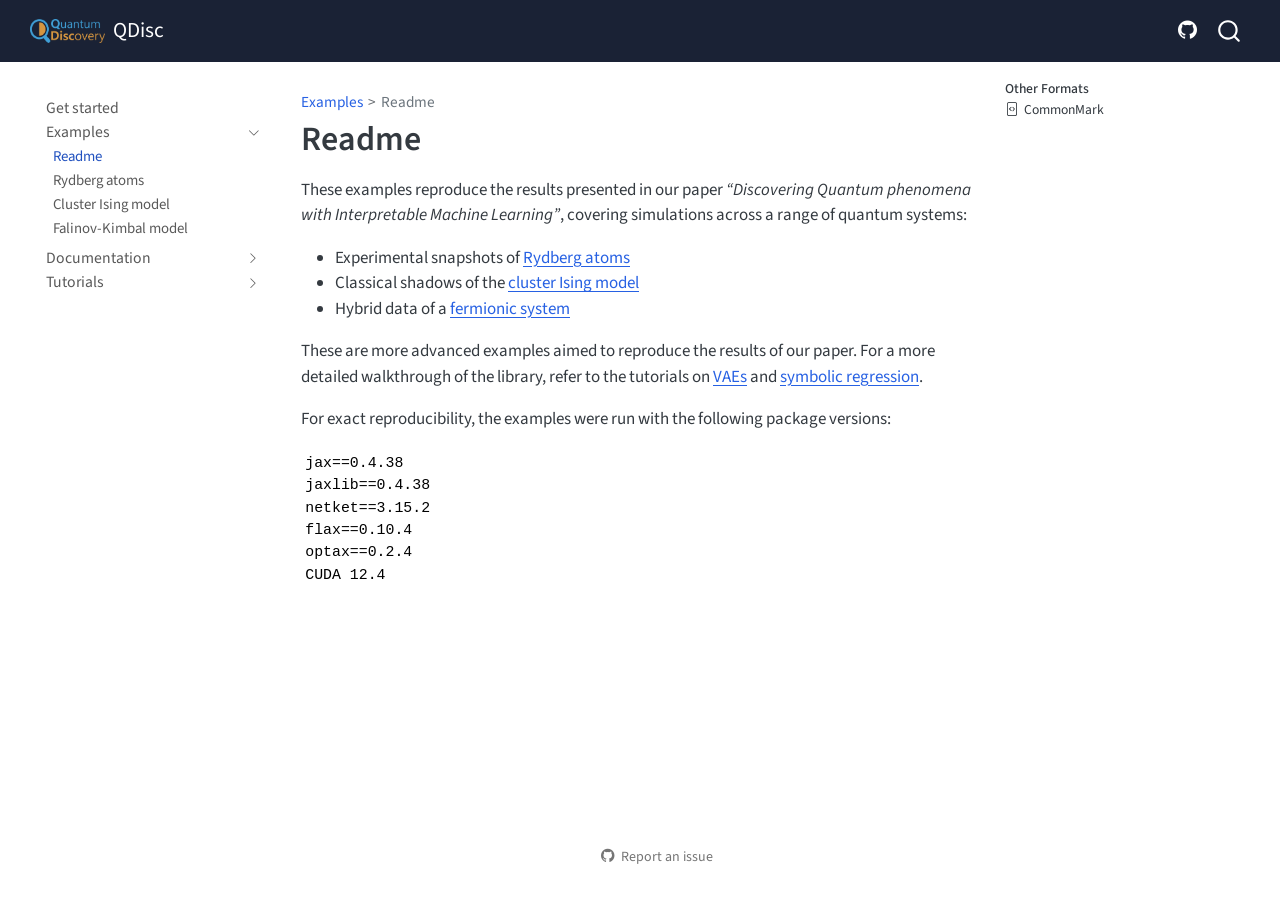
<file: examples/index_examples.html>
<!DOCTYPE html>
<html xmlns="http://www.w3.org/1999/xhtml" lang="en" xml:lang="en"><head>

<meta charset="utf-8">
<meta name="generator" content="quarto-1.9.37">

<meta name="viewport" content="width=device-width, initial-scale=1.0, user-scalable=yes">


<title>Readme – QDisc</title>
<style>
/* Default styles provided by pandoc.
** See https://pandoc.org/MANUAL.html#variables-for-html for config info.
*/
code{white-space: pre-wrap;}
span.smallcaps{font-variant: small-caps;}
div.columns{display: flex; gap: min(4vw, 1.5em);}
div.column{flex: auto; overflow-x: auto;}
div.hanging-indent{margin-left: 1.5em; text-indent: -1.5em;}
ul.task-list{list-style: none;}
ul.task-list li input[type="checkbox"] {
  width: 0.8em;
  margin: 0 0.8em 0.2em -1em; /* quarto-specific, see https://github.com/quarto-dev/quarto-cli/issues/4556 */ 
  vertical-align: middle;
}
</style>


<script src="../site_libs/quarto-nav/quarto-nav.js"></script>
<script src="../site_libs/quarto-nav/headroom.min.js"></script>
<script src="../site_libs/clipboard/clipboard.min.js"></script>
<script src="../site_libs/quarto-search/autocomplete.umd.js"></script>
<script src="../site_libs/quarto-search/fuse.min.js"></script>
<script src="../site_libs/quarto-search/quarto-search.js"></script>
<meta name="quarto:offset" content="../">
<script src="../site_libs/quarto-html/quarto.js" type="module"></script>
<script src="../site_libs/quarto-html/tabsets/tabsets.js" type="module"></script>
<script src="../site_libs/quarto-html/popper.min.js"></script>
<script src="../site_libs/quarto-html/tippy.umd.min.js"></script>
<script src="../site_libs/quarto-html/anchor.min.js"></script>
<link href="../site_libs/quarto-html/tippy.css" rel="stylesheet">
<link href="../site_libs/quarto-html/quarto-syntax-highlighting-7f8f88aac4f3542376d5c11b86a4c14d.css" rel="stylesheet" id="quarto-text-highlighting-styles">
<script src="../site_libs/bootstrap/bootstrap.min.js"></script>
<link href="../site_libs/bootstrap/bootstrap-icons.css" rel="stylesheet">
<link href="../site_libs/bootstrap/bootstrap-7d0f2692033adbfcebf02552a4d09f1a.min.css" rel="stylesheet" append-hash="true" id="quarto-bootstrap" data-mode="light">
<script id="quarto-search-options" type="application/json">{
  "location": "navbar",
  "copy-button": false,
  "collapse-after": 3,
  "panel-placement": "end",
  "type": "overlay",
  "limit": 50,
  "keyboard-shortcut": [
    "f",
    "/",
    "s"
  ],
  "show-item-context": false,
  "language": {
    "search-no-results-text": "No results",
    "search-matching-documents-text": "matching documents",
    "search-copy-link-title": "Copy link to search",
    "search-hide-matches-text": "Hide additional matches",
    "search-more-match-text": "more match in this document",
    "search-more-matches-text": "more matches in this document",
    "search-clear-button-title": "Clear",
    "search-text-placeholder": "",
    "search-detached-cancel-button-title": "Cancel",
    "search-submit-button-title": "Submit",
    "search-label": "Search"
  }
}</script>


<link rel="stylesheet" href="../styles.css">
<meta property="og:title" content="Readme – QDisc">
<meta property="og:description" content="">
<meta property="og:site_name" content="QDisc">
<meta name="twitter:title" content="Readme – QDisc">
<meta name="twitter:description" content="">
<meta name="twitter:card" content="summary">
</head>

<body class="nav-sidebar floating nav-fixed quarto-light">

<div id="quarto-search-results"></div>
  <header id="quarto-header" class="headroom fixed-top">
    <nav class="navbar navbar-expand-lg " data-bs-theme="dark">
      <div class="navbar-container container-fluid">
      <div class="navbar-brand-container mx-auto">
    <a href="../index.html" class="navbar-brand navbar-brand-logo">
    <img src="../figs/qdisc_logo.png" alt="" class="navbar-logo light-content">
    <img src="../figs/qdisc_logo.png" alt="" class="navbar-logo dark-content">
    </a>
    <a class="navbar-brand" href="../index.html">
    <span class="navbar-title">QDisc</span>
    </a>
  </div>
            <div id="quarto-search" class="" title="Search"></div>
          <button class="navbar-toggler" type="button" data-bs-toggle="collapse" data-bs-target="#navbarCollapse" aria-controls="navbarCollapse" role="menu" aria-expanded="false" aria-label="Toggle navigation" onclick="if (window.quartoToggleHeadroom) { window.quartoToggleHeadroom(); }">
  <span class="navbar-toggler-icon"></span>
</button>
          <div class="collapse navbar-collapse" id="navbarCollapse">
            <ul class="navbar-nav navbar-nav-scroll ms-auto">
  <li class="nav-item compact">
    <a class="nav-link" href="https://github.com/qic-ibk/qdisc"> <i class="bi bi-github" role="img">
</i> 
<span class="menu-text"></span></a>
  </li>  
</ul>
          </div> <!-- /navcollapse -->
            <div class="quarto-navbar-tools">
</div>
      </div> <!-- /container-fluid -->
    </nav>
  <nav class="quarto-secondary-nav">
    <div class="container-fluid d-flex">
      <button type="button" class="quarto-btn-toggle btn" data-bs-toggle="collapse" role="button" data-bs-target=".quarto-sidebar-collapse-item" aria-controls="quarto-sidebar" aria-expanded="false" aria-label="Toggle sidebar navigation" onclick="if (window.quartoToggleHeadroom) { window.quartoToggleHeadroom(); }">
        <i class="bi bi-layout-text-sidebar-reverse"></i>
      </button>
        <nav class="quarto-page-breadcrumbs" aria-label="breadcrumb"><ol class="breadcrumb"><li class="breadcrumb-item"><a href="../examples/index_examples.html">Examples</a></li><li class="breadcrumb-item"><a href="../examples/index_examples.html">Readme</a></li></ol></nav>
        <a class="flex-grow-1" role="navigation" data-bs-toggle="collapse" data-bs-target=".quarto-sidebar-collapse-item" aria-controls="quarto-sidebar" aria-expanded="false" aria-label="Toggle sidebar navigation" onclick="if (window.quartoToggleHeadroom) { window.quartoToggleHeadroom(); }">      
        </a>
    </div>
  </nav>
</header>
<!-- content -->
<div id="quarto-content" class="quarto-container page-columns page-rows-contents page-layout-article page-navbar">
<!-- sidebar -->
  <nav id="quarto-sidebar" class="sidebar collapse collapse-horizontal quarto-sidebar-collapse-item sidebar-navigation floating overflow-auto">
    <div class="sidebar-menu-container"> 
    <ul class="list-unstyled mt-1">
        <li class="sidebar-item">
  <div class="sidebar-item-container"> 
  <a href="../index.html" class="sidebar-item-text sidebar-link">
 <span class="menu-text">Get started</span></a>
  </div>
</li>
        <li class="sidebar-item sidebar-item-section">
      <div class="sidebar-item-container"> 
            <a class="sidebar-item-text sidebar-link text-start" data-bs-toggle="collapse" data-bs-target="#quarto-sidebar-section-1" role="navigation" aria-expanded="true">
 <span class="menu-text">Examples</span></a>
          <a class="sidebar-item-toggle text-start" data-bs-toggle="collapse" data-bs-target="#quarto-sidebar-section-1" role="navigation" aria-expanded="true" aria-label="Toggle section">
            <i class="bi bi-chevron-right ms-2"></i>
          </a> 
      </div>
      <ul id="quarto-sidebar-section-1" class="collapse list-unstyled sidebar-section depth1 show">  
          <li class="sidebar-item">
  <div class="sidebar-item-container"> 
  <a href="../examples/index_examples.html" class="sidebar-item-text sidebar-link active">
 <span class="menu-text">Readme</span></a>
  </div>
</li>
          <li class="sidebar-item">
  <div class="sidebar-item-container"> 
  <a href="../examples/qdisc_rydberg.html" class="sidebar-item-text sidebar-link">
 <span class="menu-text">Rydberg atoms</span></a>
  </div>
</li>
          <li class="sidebar-item">
  <div class="sidebar-item-container"> 
  <a href="../examples/qdisc_clusterising.html" class="sidebar-item-text sidebar-link">
 <span class="menu-text">Cluster Ising model</span></a>
  </div>
</li>
          <li class="sidebar-item">
  <div class="sidebar-item-container"> 
  <a href="../examples/qdisc_fkm.html" class="sidebar-item-text sidebar-link">
 <span class="menu-text">Falinov-Kimbal model</span></a>
  </div>
</li>
      </ul>
  </li>
        <li class="sidebar-item sidebar-item-section">
      <div class="sidebar-item-container"> 
            <a class="sidebar-item-text sidebar-link text-start collapsed" data-bs-toggle="collapse" data-bs-target="#quarto-sidebar-section-2" role="navigation" aria-expanded="false">
 <span class="menu-text">Documentation</span></a>
          <a class="sidebar-item-toggle text-start collapsed" data-bs-toggle="collapse" data-bs-target="#quarto-sidebar-section-2" role="navigation" aria-expanded="false" aria-label="Toggle section">
            <i class="bi bi-chevron-right ms-2"></i>
          </a> 
      </div>
      <ul id="quarto-sidebar-section-2" class="collapse list-unstyled sidebar-section depth1 ">  
          <li class="sidebar-item">
  <div class="sidebar-item-container"> 
  <a href="../lib_nbs/index_docs.html" class="sidebar-item-text sidebar-link">
 <span class="menu-text">Readme</span></a>
  </div>
</li>
          <li class="sidebar-item">
  <div class="sidebar-item-container"> 
  <a href="../lib_nbs/clustering/core.html" class="sidebar-item-text sidebar-link">
 <span class="menu-text">Clustering</span></a>
  </div>
</li>
          <li class="sidebar-item">
  <div class="sidebar-item-container"> 
  <a href="../lib_nbs/dataset/core.html" class="sidebar-item-text sidebar-link">
 <span class="menu-text">Dataset</span></a>
  </div>
</li>
          <li class="sidebar-item">
  <div class="sidebar-item-container"> 
  <a href="../lib_nbs/nn/core.html" class="sidebar-item-text sidebar-link">
 <span class="menu-text">Neural networks</span></a>
  </div>
</li>
          <li class="sidebar-item">
  <div class="sidebar-item-container"> 
  <a href="../lib_nbs/sr/core.html" class="sidebar-item-text sidebar-link">
 <span class="menu-text">Symbolic regression</span></a>
  </div>
</li>
          <li class="sidebar-item">
  <div class="sidebar-item-container"> 
  <a href="../lib_nbs/vae/core.html" class="sidebar-item-text sidebar-link">
 <span class="menu-text">VAE</span></a>
  </div>
</li>
      </ul>
  </li>
        <li class="sidebar-item sidebar-item-section">
      <div class="sidebar-item-container"> 
            <a class="sidebar-item-text sidebar-link text-start collapsed" data-bs-toggle="collapse" data-bs-target="#quarto-sidebar-section-3" role="navigation" aria-expanded="false">
 <span class="menu-text">Tutorials</span></a>
          <a class="sidebar-item-toggle text-start collapsed" data-bs-toggle="collapse" data-bs-target="#quarto-sidebar-section-3" role="navigation" aria-expanded="false" aria-label="Toggle section">
            <i class="bi bi-chevron-right ms-2"></i>
          </a> 
      </div>
      <ul id="quarto-sidebar-section-3" class="collapse list-unstyled sidebar-section depth1 ">  
          <li class="sidebar-item">
  <div class="sidebar-item-container"> 
  <a href="../tutorials/j1j2_tuto1_vae.html" class="sidebar-item-text sidebar-link">
 <span class="menu-text">Training VAEs on quantum data</span></a>
  </div>
</li>
          <li class="sidebar-item">
  <div class="sidebar-item-container"> 
  <a href="../tutorials/j1j2_tuto2_sr.html" class="sidebar-item-text sidebar-link">
 <span class="menu-text">Extracting order parameters with SR</span></a>
  </div>
</li>
      </ul>
  </li>
    </ul>
    </div>
</nav>
<div id="quarto-sidebar-glass" class="quarto-sidebar-collapse-item" data-bs-toggle="collapse" data-bs-target=".quarto-sidebar-collapse-item"></div>
<!-- margin-sidebar -->
    <div id="quarto-margin-sidebar" class="sidebar margin-sidebar">
        
    <div class="quarto-alternate-formats"><h2>Other Formats</h2><ul><li><a href="index_examples.html.md"><i class="bi bi-file-code"></i>CommonMark</a></li></ul></div></div>
<!-- main -->
<main class="content" id="quarto-document-content">

<header id="title-block-header" class="quarto-title-block default"><nav class="quarto-page-breadcrumbs quarto-title-breadcrumbs d-none d-lg-block" aria-label="breadcrumb"><ol class="breadcrumb"><li class="breadcrumb-item"><a href="../examples/index_examples.html">Examples</a></li><li class="breadcrumb-item"><a href="../examples/index_examples.html">Readme</a></li></ol></nav>
<div class="quarto-title">
<h1 class="title">Readme</h1>
</div>



<div class="quarto-title-meta">

    
  
    
  </div>
  


</header>


<!-- WARNING: THIS FILE WAS AUTOGENERATED! DO NOT EDIT! -->
<p>These examples reproduce the results presented in our paper <em>“Discovering Quantum phenomena with Interpretable Machine Learning”</em>, covering simulations across a range of quantum systems:</p>
<ul>
<li>Experimental snapshots of <a href="../examples/qdisc_rydberg.html">Rydberg atoms</a></li>
<li>Classical shadows of the <a href="../examples/qdisc_clusterising.html">cluster Ising model</a></li>
<li>Hybrid data of a <a href="../examples/qdisc_fkm.html">fermionic system</a></li>
</ul>
<p>These are more advanced examples aimed to reproduce the results of our paper. For a more detailed walkthrough of the library, refer to the tutorials on <a href="../tutorials/j1j2_tuto1_vae.html">VAEs</a> and <a href="../tutorials/j1j2_tuto2_sr.html">symbolic regression</a>.</p>
<p>For exact reproducibility, the examples were run with the following package versions:</p>
<pre><code>jax==0.4.38
jaxlib==0.4.38
netket==3.15.2
flax==0.10.4
optax==0.2.4
CUDA 12.4</code></pre>



</main> <!-- /main -->
<script id="quarto-html-after-body" type="application/javascript">
  window.document.addEventListener("DOMContentLoaded", function (event) {
    const icon = "";
    const anchorJS = new window.AnchorJS();
    anchorJS.options = {
      placement: 'right',
      icon: icon
    };
    anchorJS.add('.anchored');
    const isCodeAnnotation = (el) => {
      for (const clz of el.classList) {
        if (clz.startsWith('code-annotation-')) {                     
          return true;
        }
      }
      return false;
    }
    const onCopySuccess = function(e) {
      // button target
      const button = e.trigger;
      // don't keep focus
      button.blur();
      // flash "checked"
      button.classList.add('code-copy-button-checked');
      var currentTitle = button.getAttribute("title");
      button.setAttribute("title", "Copied!");
      let tooltip;
      if (window.bootstrap) {
        button.setAttribute("data-bs-toggle", "tooltip");
        button.setAttribute("data-bs-placement", "left");
        button.setAttribute("data-bs-title", "Copied!");
        tooltip = new bootstrap.Tooltip(button, 
          { trigger: "manual", 
            customClass: "code-copy-button-tooltip",
            offset: [0, -8]});
        tooltip.show();    
      }
      setTimeout(function() {
        if (tooltip) {
          tooltip.hide();
          button.removeAttribute("data-bs-title");
          button.removeAttribute("data-bs-toggle");
          button.removeAttribute("data-bs-placement");
        }
        button.setAttribute("title", currentTitle);
        button.classList.remove('code-copy-button-checked');
      }, 1000);
      // clear code selection
      e.clearSelection();
    }
    const getTextToCopy = function(trigger) {
      const outerScaffold = trigger.parentElement.cloneNode(true);
      const codeEl = outerScaffold.querySelector('code');
      for (const childEl of codeEl.children) {
        if (isCodeAnnotation(childEl)) {
          childEl.remove();
        }
      }
      return codeEl.innerText;
    }
    const clipboard = new window.ClipboardJS('.code-copy-button:not([data-in-quarto-modal])', {
      text: getTextToCopy
    });
    clipboard.on('success', onCopySuccess);
    if (window.document.getElementById('quarto-embedded-source-code-modal')) {
      const clipboardModal = new window.ClipboardJS('.code-copy-button[data-in-quarto-modal]', {
        text: getTextToCopy,
        container: window.document.getElementById('quarto-embedded-source-code-modal')
      });
      clipboardModal.on('success', onCopySuccess);
    }
      var localhostRegex = new RegExp(/^(?:http|https):\/\/localhost\:?[0-9]*\//);
      var mailtoRegex = new RegExp(/^mailto:/);
        var filterRegex = new RegExp("https:\/\/qic-ibk\.github\.io\/qdisc\/");
      var isInternal = (href) => {
          return filterRegex.test(href) || localhostRegex.test(href) || mailtoRegex.test(href);
      }
      // Inspect non-navigation links and adorn them if external
     var links = window.document.querySelectorAll('a[href]:not(.nav-link):not(.navbar-brand):not(.toc-action):not(.sidebar-link):not(.sidebar-item-toggle):not(.pagination-link):not(.no-external):not([aria-hidden]):not(.dropdown-item):not(.quarto-navigation-tool):not(.about-link)');
      for (var i=0; i<links.length; i++) {
        const link = links[i];
        if (!isInternal(link.href)) {
          // undo the damage that might have been done by quarto-nav.js in the case of
          // links that we want to consider external
          if (link.dataset.originalHref !== undefined) {
            link.href = link.dataset.originalHref;
          }
        }
      }
    function tippyHover(el, contentFn, onTriggerFn, onUntriggerFn) {
      const config = {
        allowHTML: true,
        maxWidth: 500,
        delay: 100,
        arrow: false,
        appendTo: function(el) {
            return el.parentElement;
        },
        interactive: true,
        interactiveBorder: 10,
        theme: 'quarto',
        placement: 'bottom-start',
      };
      if (contentFn) {
        config.content = contentFn;
      }
      if (onTriggerFn) {
        config.onTrigger = onTriggerFn;
      }
      if (onUntriggerFn) {
        config.onUntrigger = onUntriggerFn;
      }
      window.tippy(el, config); 
    }
    const noterefs = window.document.querySelectorAll('a[role="doc-noteref"]');
    for (var i=0; i<noterefs.length; i++) {
      const ref = noterefs[i];
      tippyHover(ref, function() {
        // use id or data attribute instead here
        let href = ref.getAttribute('data-footnote-href') || ref.getAttribute('href');
        try { href = new URL(href).hash; } catch {}
        const id = href.replace(/^#\/?/, "");
        const note = window.document.getElementById(id);
        if (note) {
          return note.innerHTML;
        } else {
          return "";
        }
      });
    }
    const xrefs = window.document.querySelectorAll('a.quarto-xref');
    const processXRef = (id, note) => {
      // Strip column container classes
      const stripColumnClz = (el) => {
        el.classList.remove("page-full", "page-columns");
        if (el.children) {
          for (const child of el.children) {
            stripColumnClz(child);
          }
        }
      }
      stripColumnClz(note)
      if (id === null || id.startsWith('sec-')) {
        // Special case sections, only their first couple elements
        const container = document.createElement("div");
        if (note.children && note.children.length > 2) {
          container.appendChild(note.children[0].cloneNode(true));
          for (let i = 1; i < note.children.length; i++) {
            const child = note.children[i];
            if (child.tagName === "P" && child.innerText === "") {
              continue;
            } else {
              container.appendChild(child.cloneNode(true));
              break;
            }
          }
          if (window.Quarto?.typesetMath) {
            window.Quarto.typesetMath(container);
          }
          return container.innerHTML
        } else {
          if (window.Quarto?.typesetMath) {
            window.Quarto.typesetMath(note);
          }
          return note.innerHTML;
        }
      } else {
        // Remove any anchor links if they are present
        const anchorLink = note.querySelector('a.anchorjs-link');
        if (anchorLink) {
          anchorLink.remove();
        }
        if (window.Quarto?.typesetMath) {
          window.Quarto.typesetMath(note);
        }
        if (note.classList.contains("callout")) {
          return note.outerHTML;
        } else {
          return note.innerHTML;
        }
      }
    }
    for (var i=0; i<xrefs.length; i++) {
      const xref = xrefs[i];
      tippyHover(xref, undefined, function(instance) {
        instance.disable();
        let url = xref.getAttribute('href');
        let hash = undefined; 
        if (url.startsWith('#')) {
          hash = url;
        } else {
          try { hash = new URL(url).hash; } catch {}
        }
        if (hash) {
          const id = hash.replace(/^#\/?/, "");
          const note = window.document.getElementById(id);
          if (note !== null) {
            try {
              const html = processXRef(id, note.cloneNode(true));
              instance.setContent(html);
            } finally {
              instance.enable();
              instance.show();
            }
          } else {
            // See if we can fetch this
            fetch(url.split('#')[0])
            .then(res => res.text())
            .then(html => {
              const parser = new DOMParser();
              const htmlDoc = parser.parseFromString(html, "text/html");
              const note = htmlDoc.getElementById(id);
              if (note !== null) {
                const html = processXRef(id, note);
                instance.setContent(html);
              } 
            }).finally(() => {
              instance.enable();
              instance.show();
            });
          }
        } else {
          // See if we can fetch a full url (with no hash to target)
          // This is a special case and we should probably do some content thinning / targeting
          fetch(url)
          .then(res => res.text())
          .then(html => {
            const parser = new DOMParser();
            const htmlDoc = parser.parseFromString(html, "text/html");
            const note = htmlDoc.querySelector('main.content');
            if (note !== null) {
              // This should only happen for chapter cross references
              // (since there is no id in the URL)
              // remove the first header
              if (note.children.length > 0 && note.children[0].tagName === "HEADER") {
                note.children[0].remove();
              }
              const html = processXRef(null, note);
              instance.setContent(html);
            } 
          }).finally(() => {
            instance.enable();
            instance.show();
          });
        }
      }, function(instance) {
      });
    }
        let selectedAnnoteEl;
        const selectorForAnnotation = ( cell, annotation) => {
          let cellAttr = 'data-code-cell="' + cell + '"';
          let lineAttr = 'data-code-annotation="' +  annotation + '"';
          const selector = 'span[' + cellAttr + '][' + lineAttr + ']';
          return selector;
        }
        const selectCodeLines = (annoteEl) => {
          const doc = window.document;
          const targetCell = annoteEl.getAttribute("data-target-cell");
          const targetAnnotation = annoteEl.getAttribute("data-target-annotation");
          const annoteSpan = window.document.querySelector(selectorForAnnotation(targetCell, targetAnnotation));
          const lines = annoteSpan.getAttribute("data-code-lines").split(",");
          const lineIds = lines.map((line) => {
            return targetCell + "-" + line;
          })
          let top = null;
          let height = null;
          let parent = null;
          if (lineIds.length > 0) {
              //compute the position of the single el (top and bottom and make a div)
              const el = window.document.getElementById(lineIds[0]);
              top = el.offsetTop;
              height = el.offsetHeight;
              parent = el.parentElement.parentElement;
            if (lineIds.length > 1) {
              const lastEl = window.document.getElementById(lineIds[lineIds.length - 1]);
              const bottom = lastEl.offsetTop + lastEl.offsetHeight;
              height = bottom - top;
            }
            if (top !== null && height !== null && parent !== null) {
              // cook up a div (if necessary) and position it 
              let div = window.document.getElementById("code-annotation-line-highlight");
              if (div === null) {
                div = window.document.createElement("div");
                div.setAttribute("id", "code-annotation-line-highlight");
                div.style.position = 'absolute';
                parent.appendChild(div);
              }
              div.style.top = top - 2 + "px";
              div.style.height = height + 4 + "px";
              div.style.left = 0;
              let gutterDiv = window.document.getElementById("code-annotation-line-highlight-gutter");
              if (gutterDiv === null) {
                gutterDiv = window.document.createElement("div");
                gutterDiv.setAttribute("id", "code-annotation-line-highlight-gutter");
                gutterDiv.style.position = 'absolute';
                const codeCell = window.document.getElementById(targetCell);
                const gutter = codeCell.querySelector('.code-annotation-gutter');
                gutter.appendChild(gutterDiv);
              }
              gutterDiv.style.top = top - 2 + "px";
              gutterDiv.style.height = height + 4 + "px";
            }
            selectedAnnoteEl = annoteEl;
          }
        };
        const unselectCodeLines = () => {
          const elementsIds = ["code-annotation-line-highlight", "code-annotation-line-highlight-gutter"];
          elementsIds.forEach((elId) => {
            const div = window.document.getElementById(elId);
            if (div) {
              div.remove();
            }
          });
          selectedAnnoteEl = undefined;
        };
          // Handle positioning of the toggle
      window.addEventListener(
        "resize",
        throttle(() => {
          elRect = undefined;
          if (selectedAnnoteEl) {
            selectCodeLines(selectedAnnoteEl);
          }
        }, 10)
      );
      function throttle(fn, ms) {
      let throttle = false;
      let timer;
        return (...args) => {
          if(!throttle) { // first call gets through
              fn.apply(this, args);
              throttle = true;
          } else { // all the others get throttled
              if(timer) clearTimeout(timer); // cancel #2
              timer = setTimeout(() => {
                fn.apply(this, args);
                timer = throttle = false;
              }, ms);
          }
        };
      }
        // Attach click handler to the DT
        const annoteDls = window.document.querySelectorAll('dt[data-target-cell]');
        for (const annoteDlNode of annoteDls) {
          annoteDlNode.addEventListener('click', (event) => {
            const clickedEl = event.target;
            if (clickedEl !== selectedAnnoteEl) {
              unselectCodeLines();
              const activeEl = window.document.querySelector('dt[data-target-cell].code-annotation-active');
              if (activeEl) {
                activeEl.classList.remove('code-annotation-active');
              }
              selectCodeLines(clickedEl);
              clickedEl.classList.add('code-annotation-active');
            } else {
              // Unselect the line
              unselectCodeLines();
              clickedEl.classList.remove('code-annotation-active');
            }
          });
        }
    const findCites = (el) => {
      const parentEl = el.parentElement;
      if (parentEl) {
        const cites = parentEl.dataset.cites;
        if (cites) {
          return {
            el,
            cites: cites.split(' ')
          };
        } else {
          return findCites(el.parentElement)
        }
      } else {
        return undefined;
      }
    };
    var bibliorefs = window.document.querySelectorAll('a[role="doc-biblioref"]');
    for (var i=0; i<bibliorefs.length; i++) {
      const ref = bibliorefs[i];
      const citeInfo = findCites(ref);
      if (citeInfo) {
        tippyHover(citeInfo.el, function() {
          var popup = window.document.createElement('div');
          citeInfo.cites.forEach(function(cite) {
            var citeDiv = window.document.createElement('div');
            citeDiv.classList.add('hanging-indent');
            citeDiv.classList.add('csl-entry');
            var biblioDiv = window.document.getElementById('ref-' + cite);
            if (biblioDiv) {
              citeDiv.innerHTML = biblioDiv.innerHTML;
            }
            popup.appendChild(citeDiv);
          });
          return popup.innerHTML;
        });
      }
    }
  });
  </script>
</div> <!-- /content -->




<footer class="footer"><div class="nav-footer"><div class="nav-footer-center"><div class="toc-actions"><ul><li><a href="https://github.com/qic-ibk/qdisc/issues/new" class="toc-action"><i class="bi bi-github"></i>Report an issue</a></li></ul></div></div></div></footer></body></html>
</file>
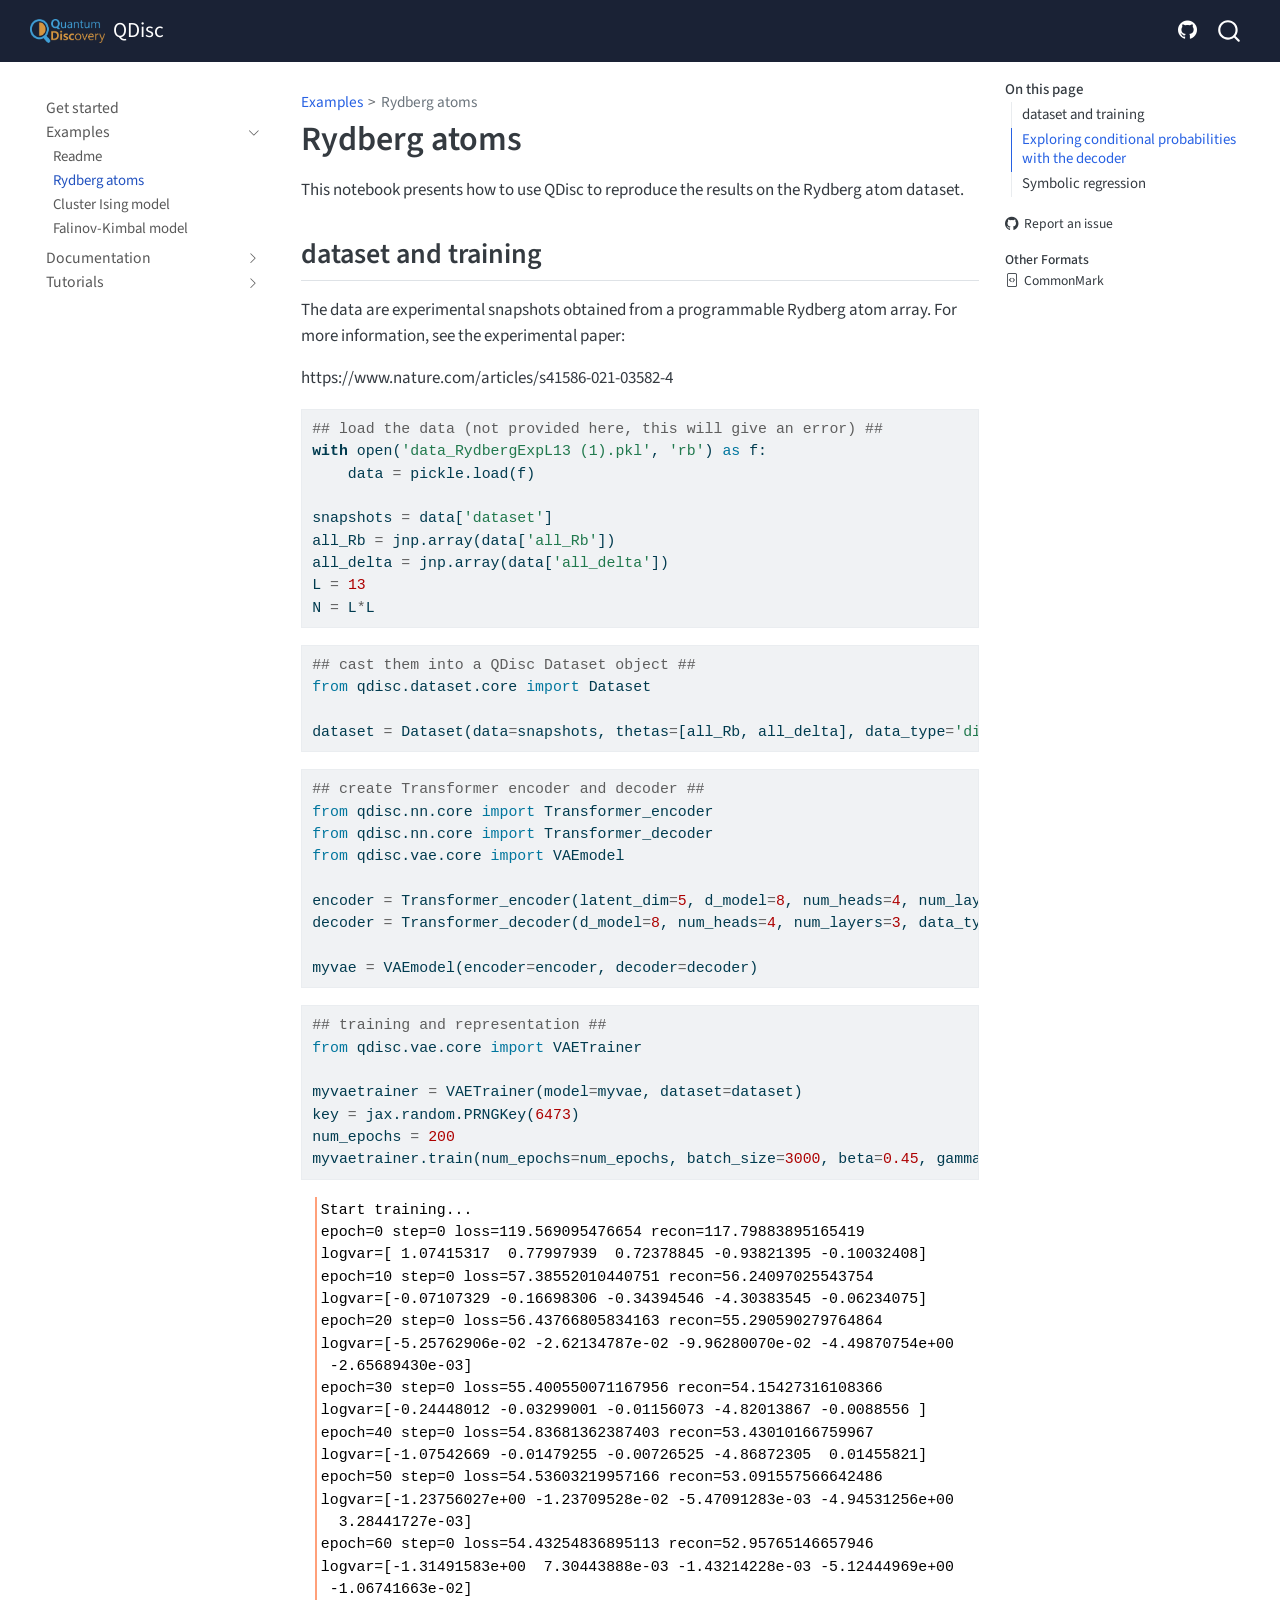
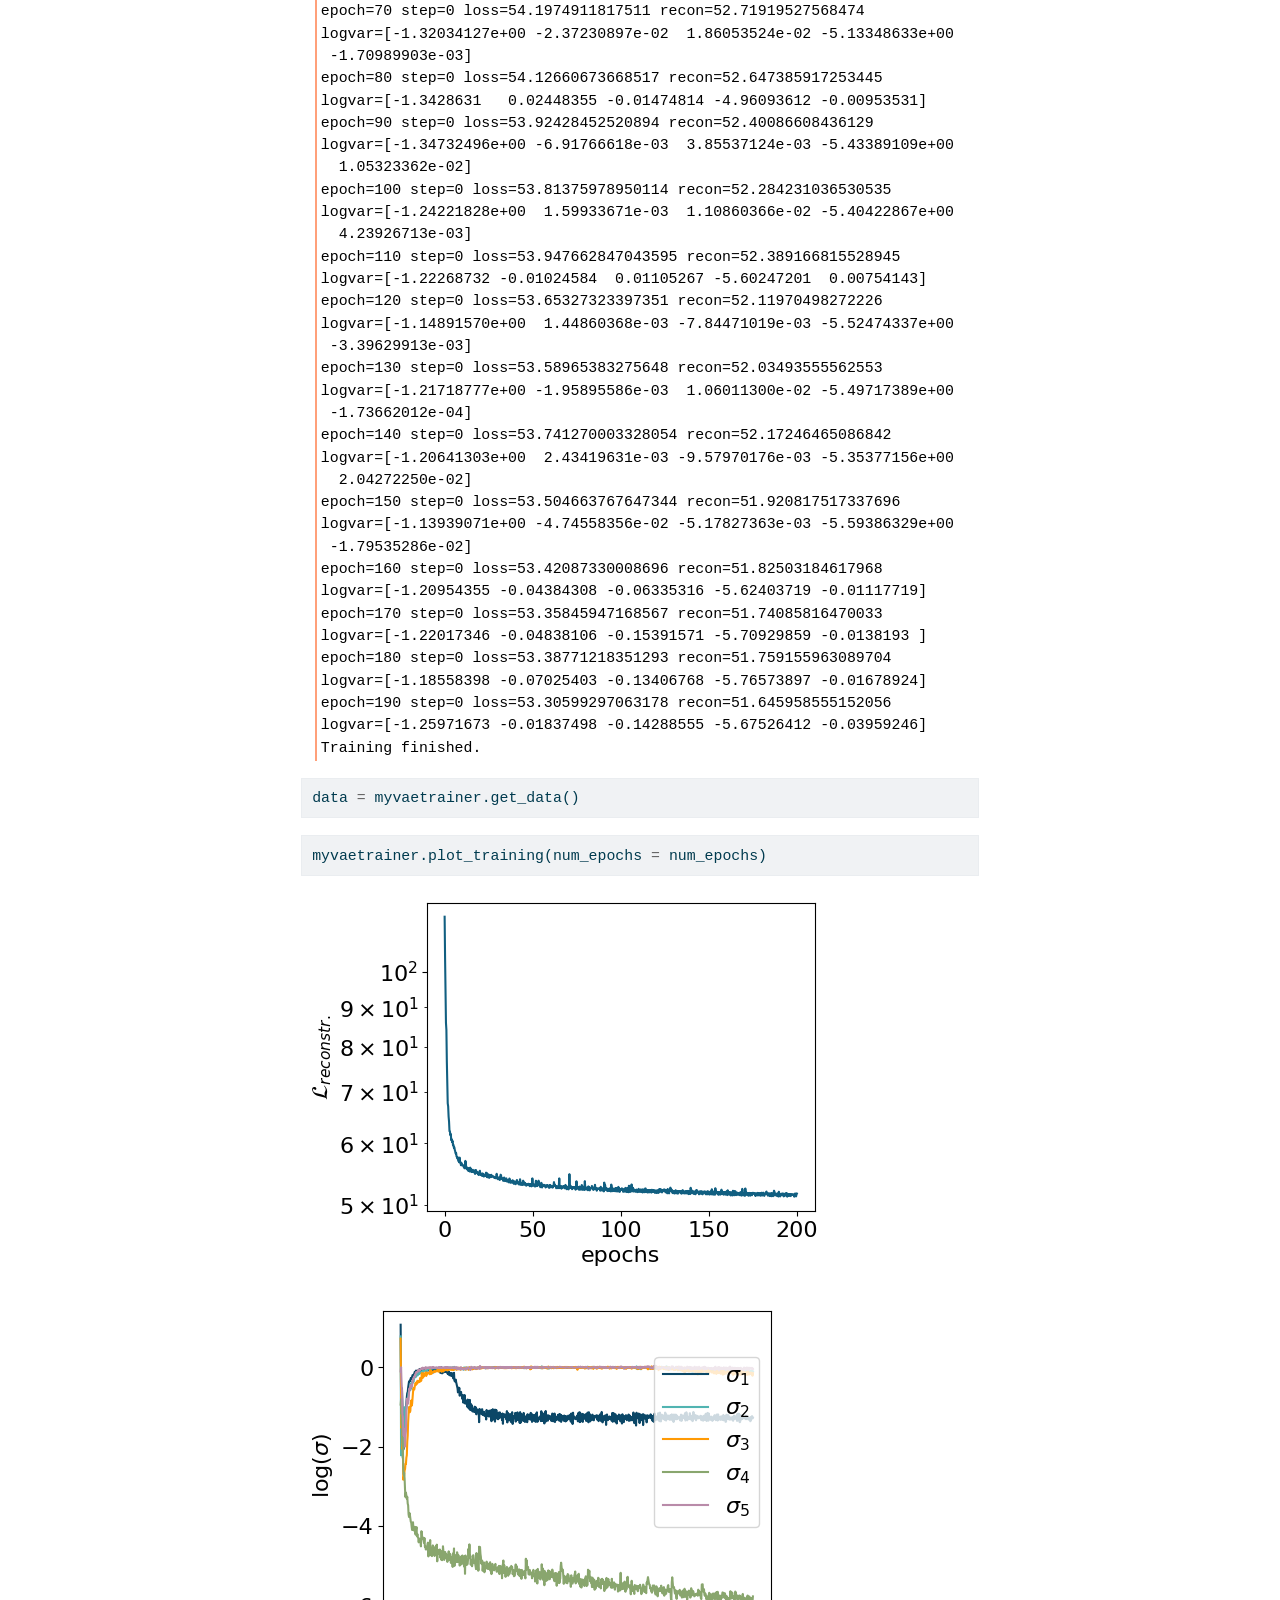
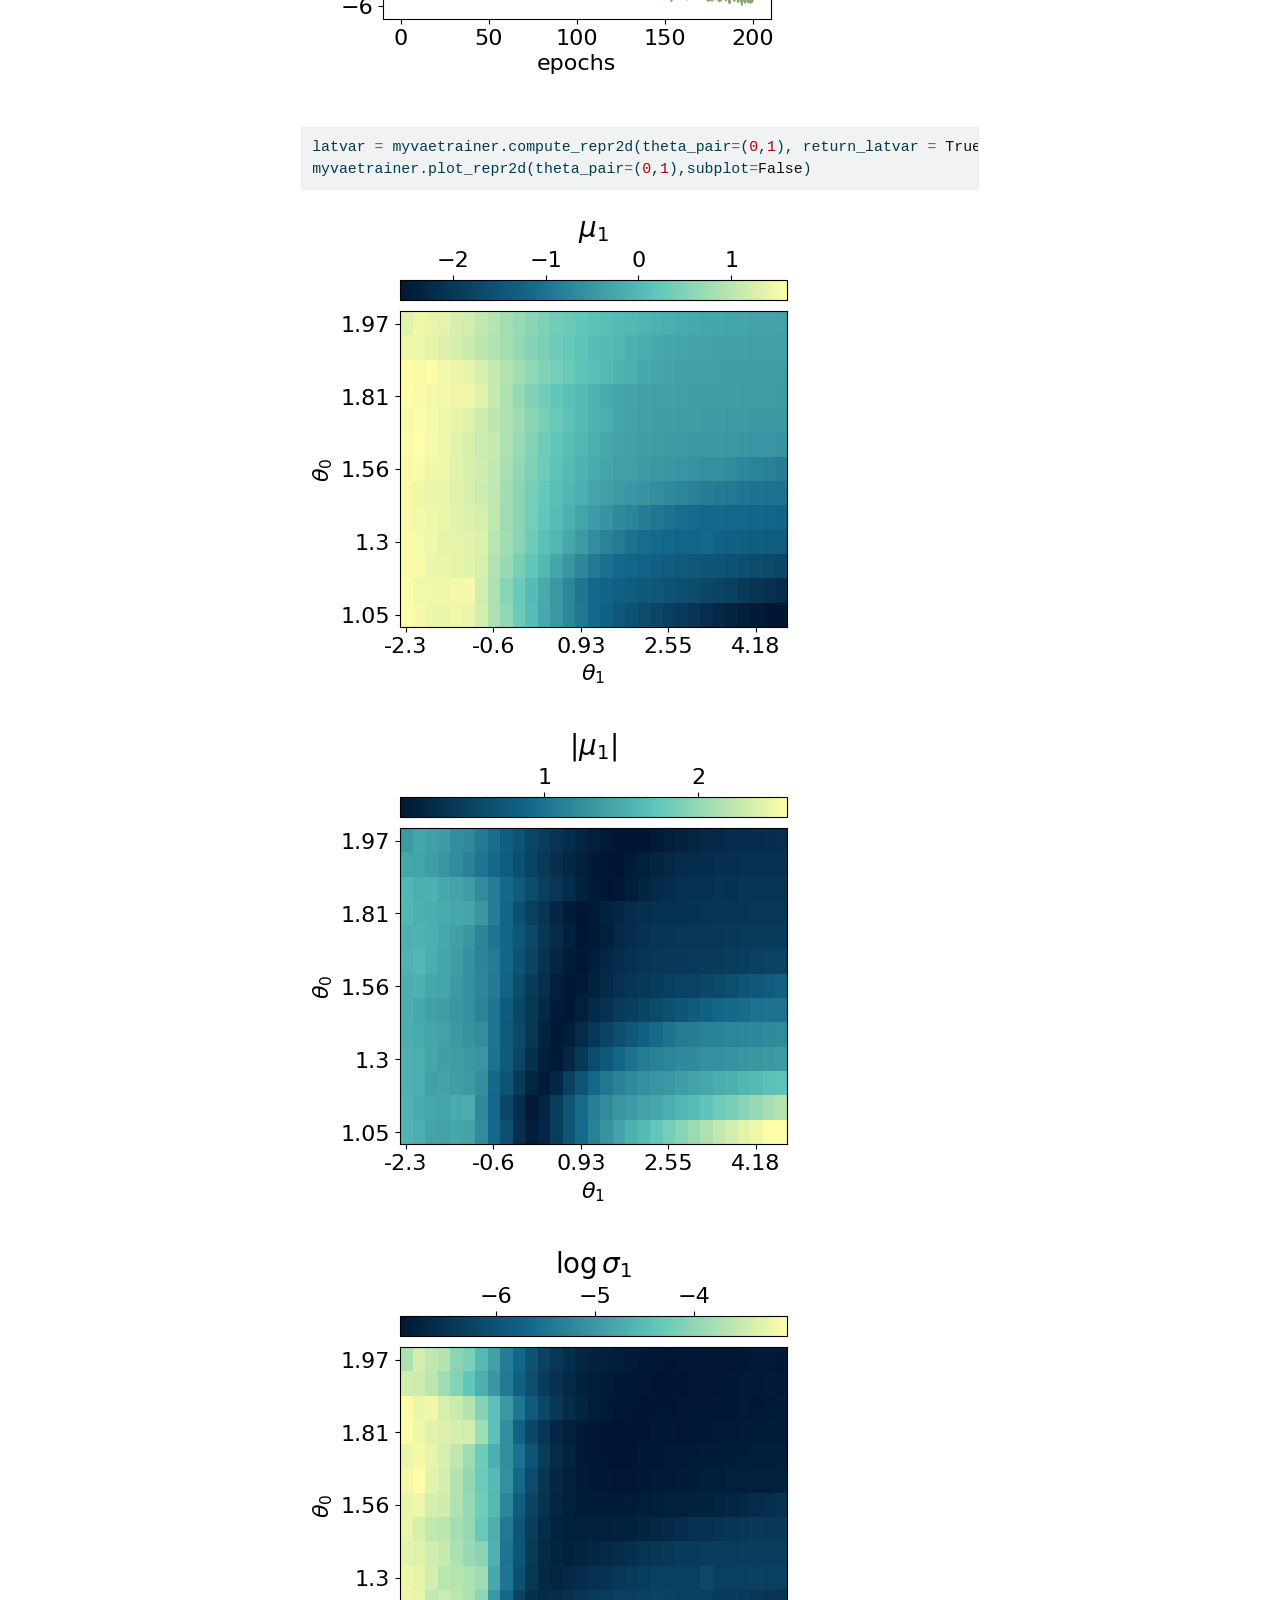
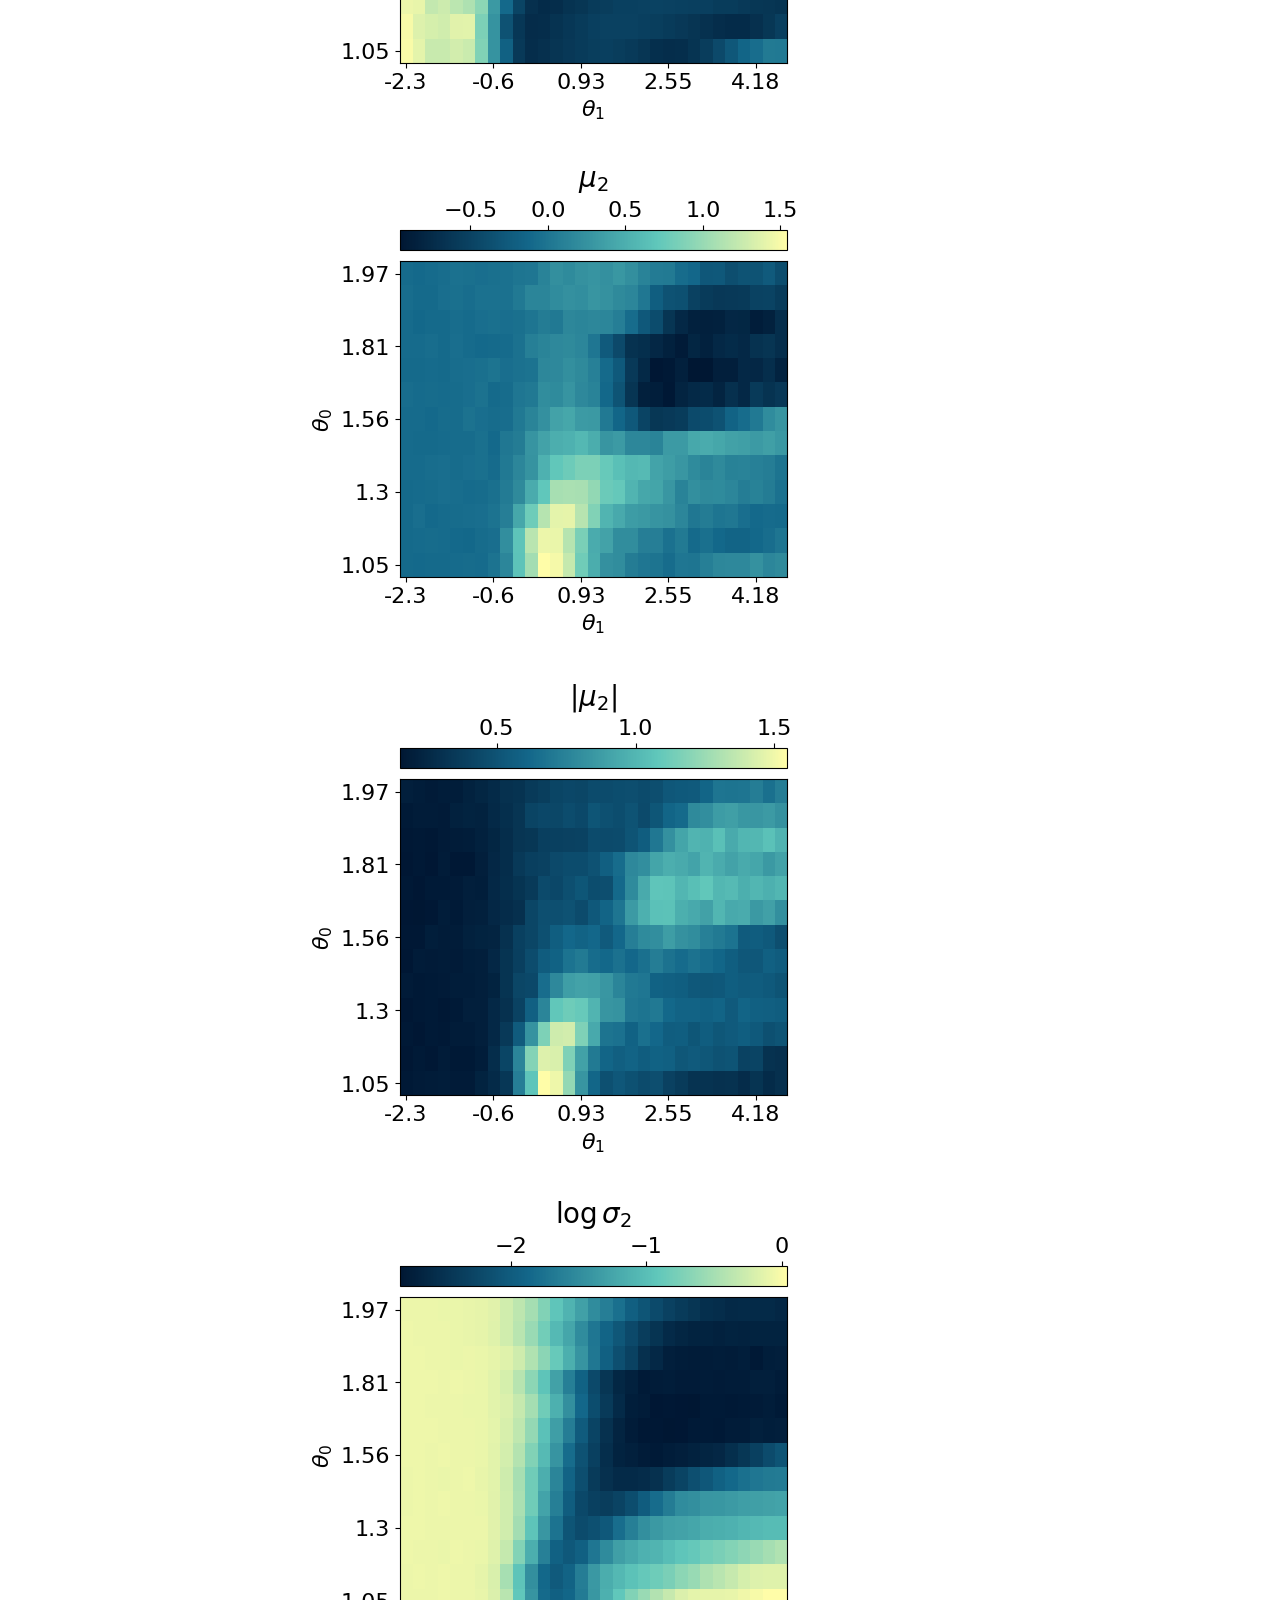
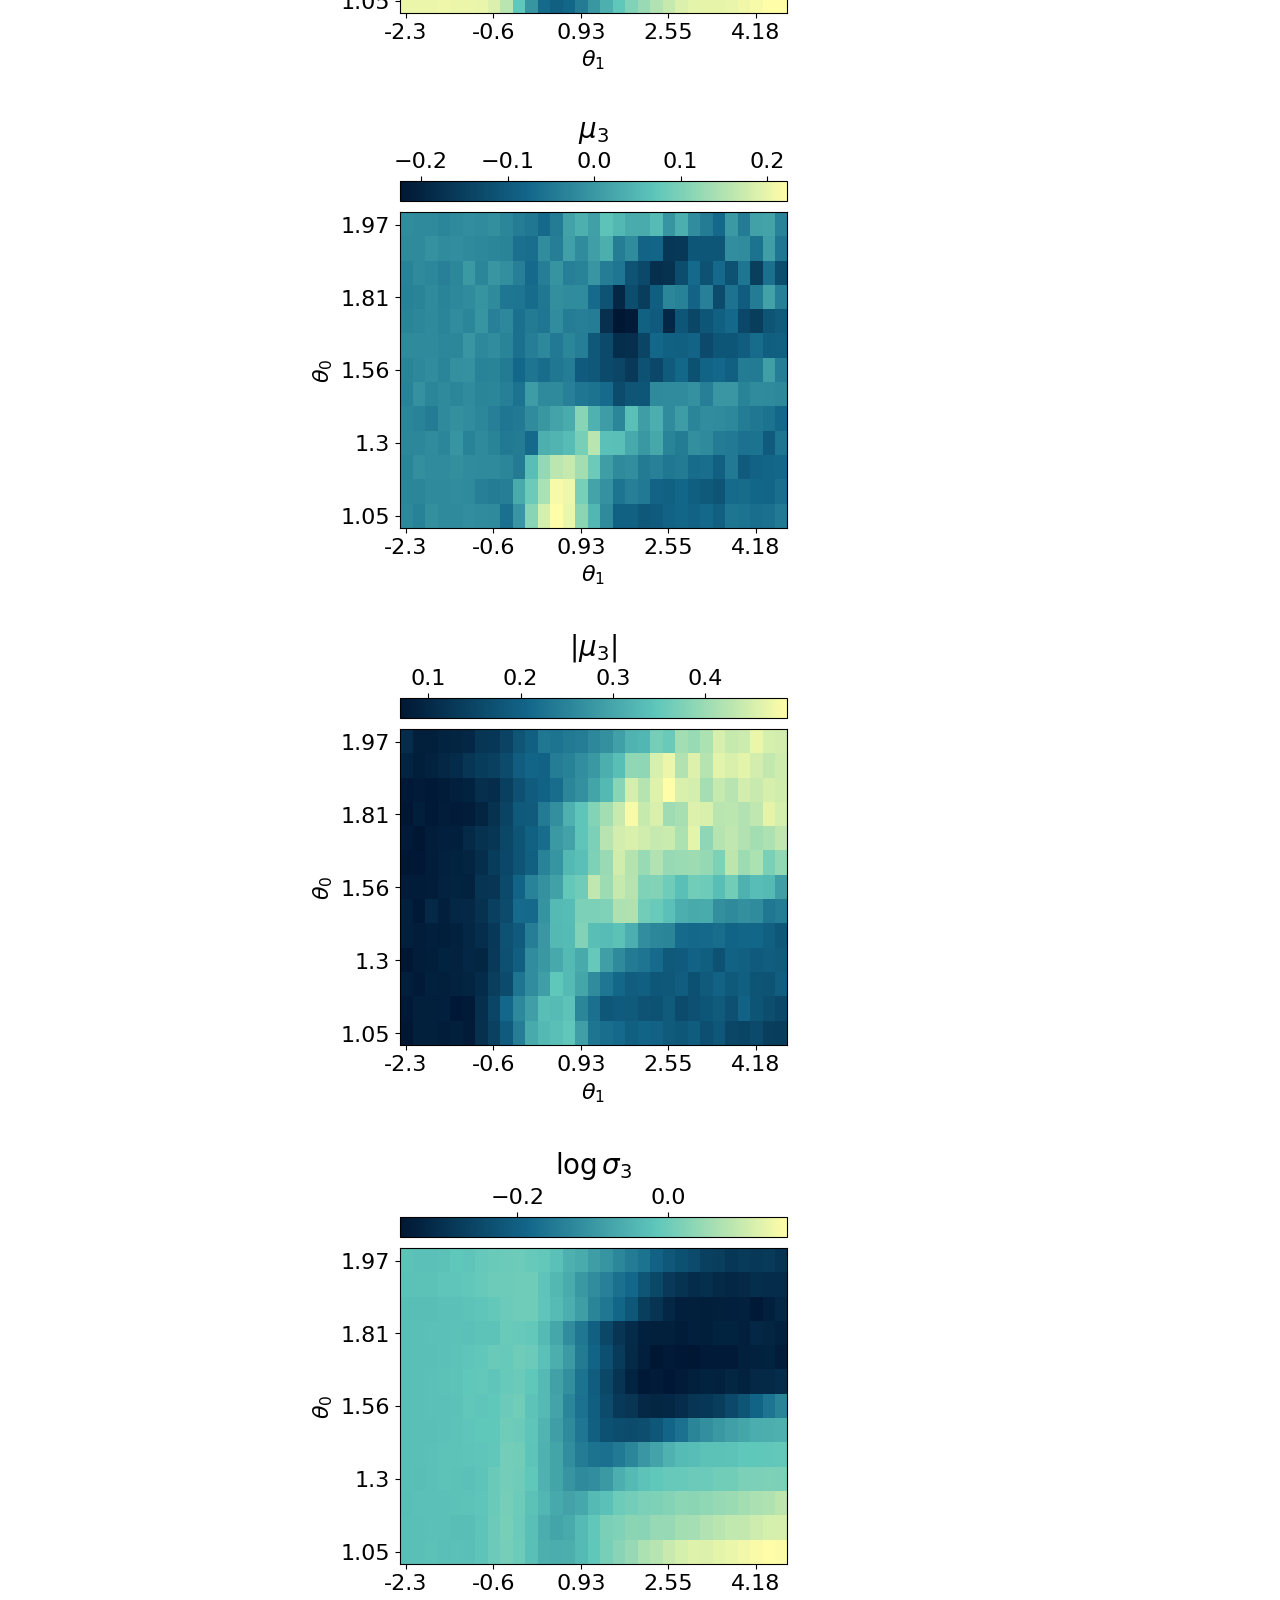
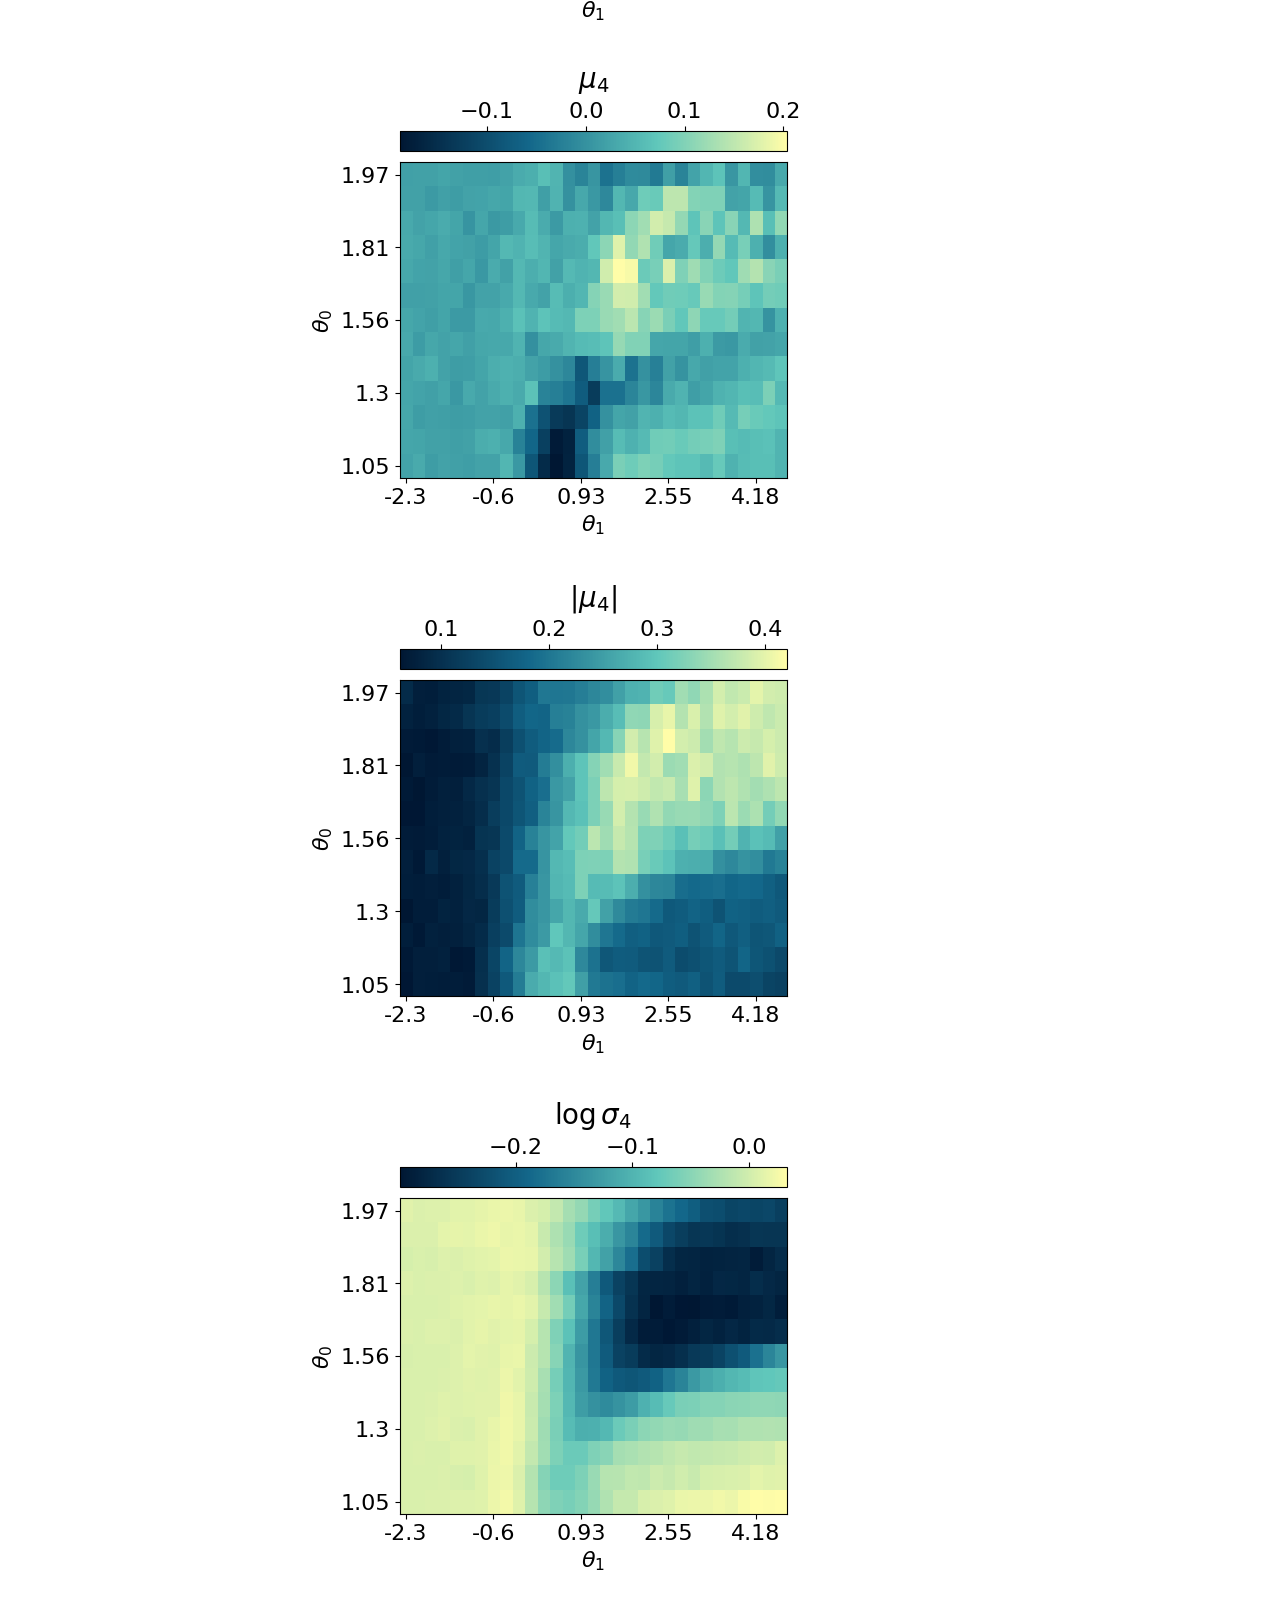
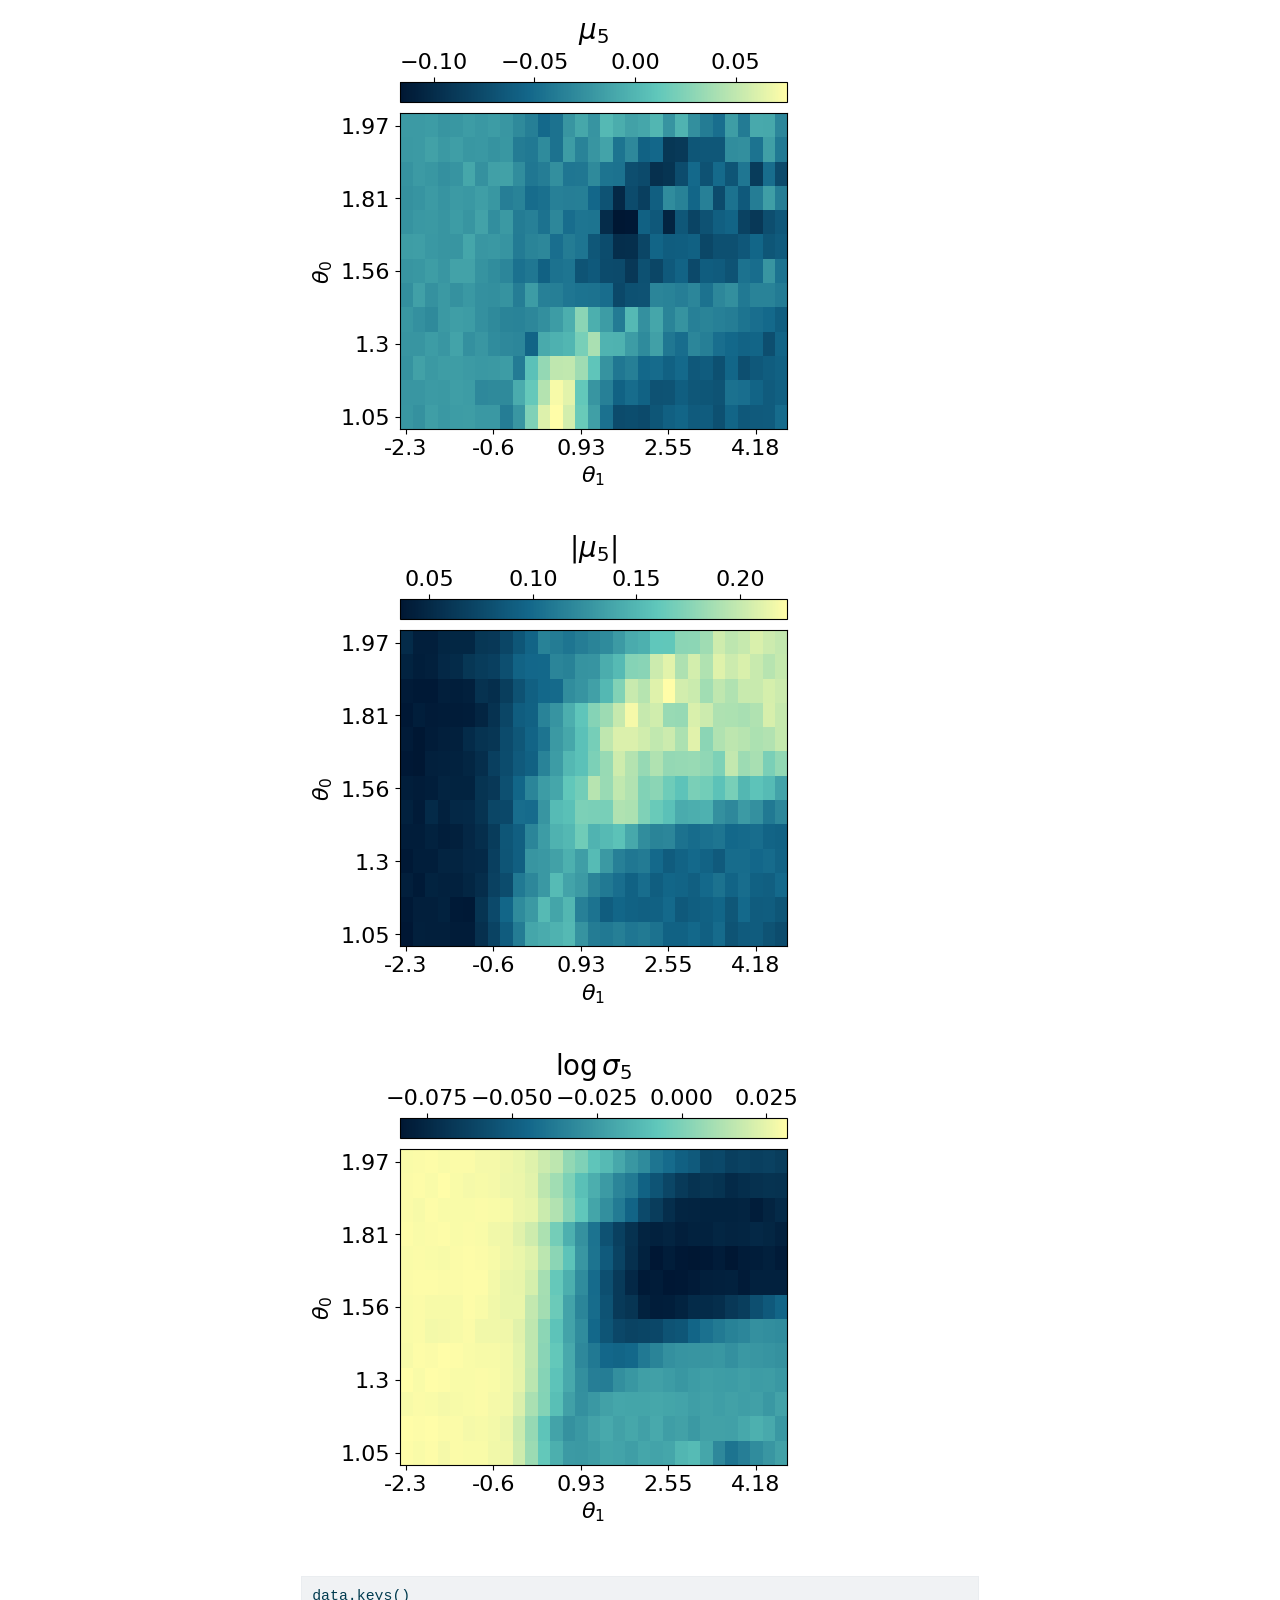
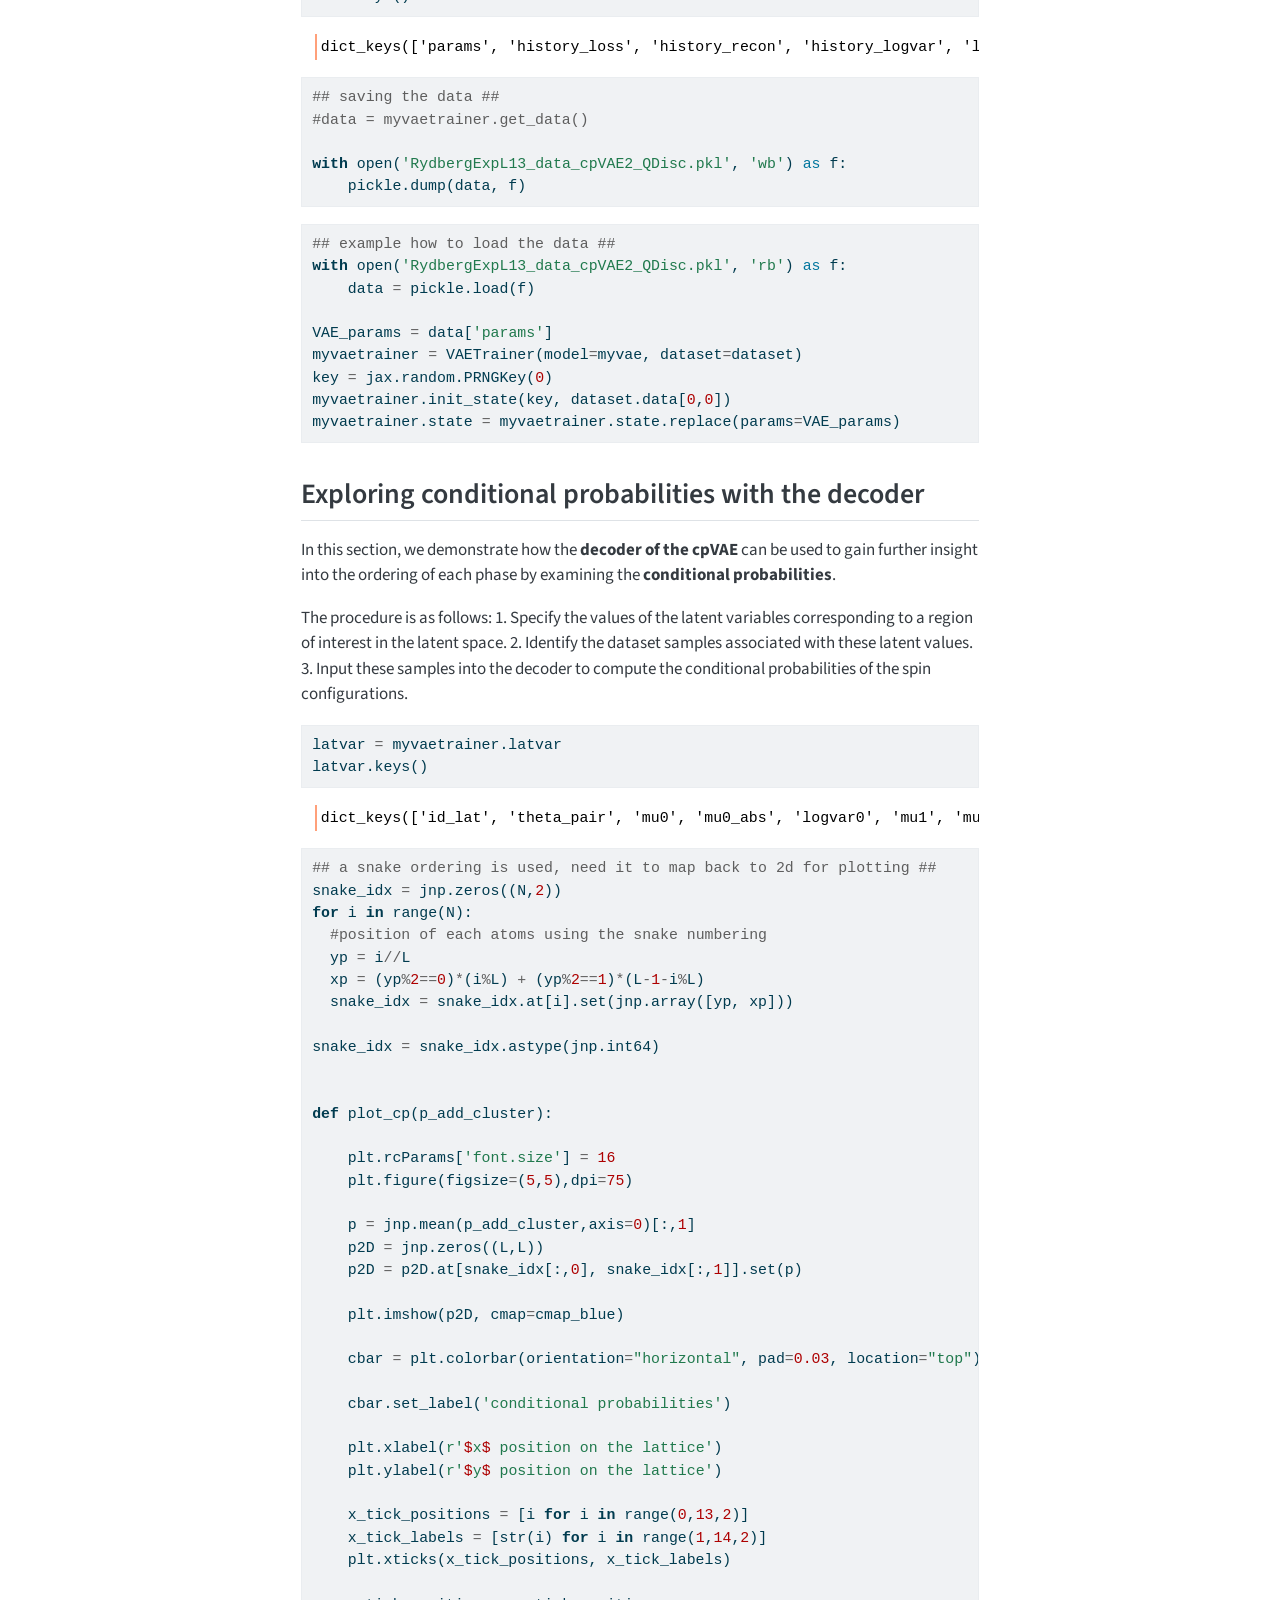
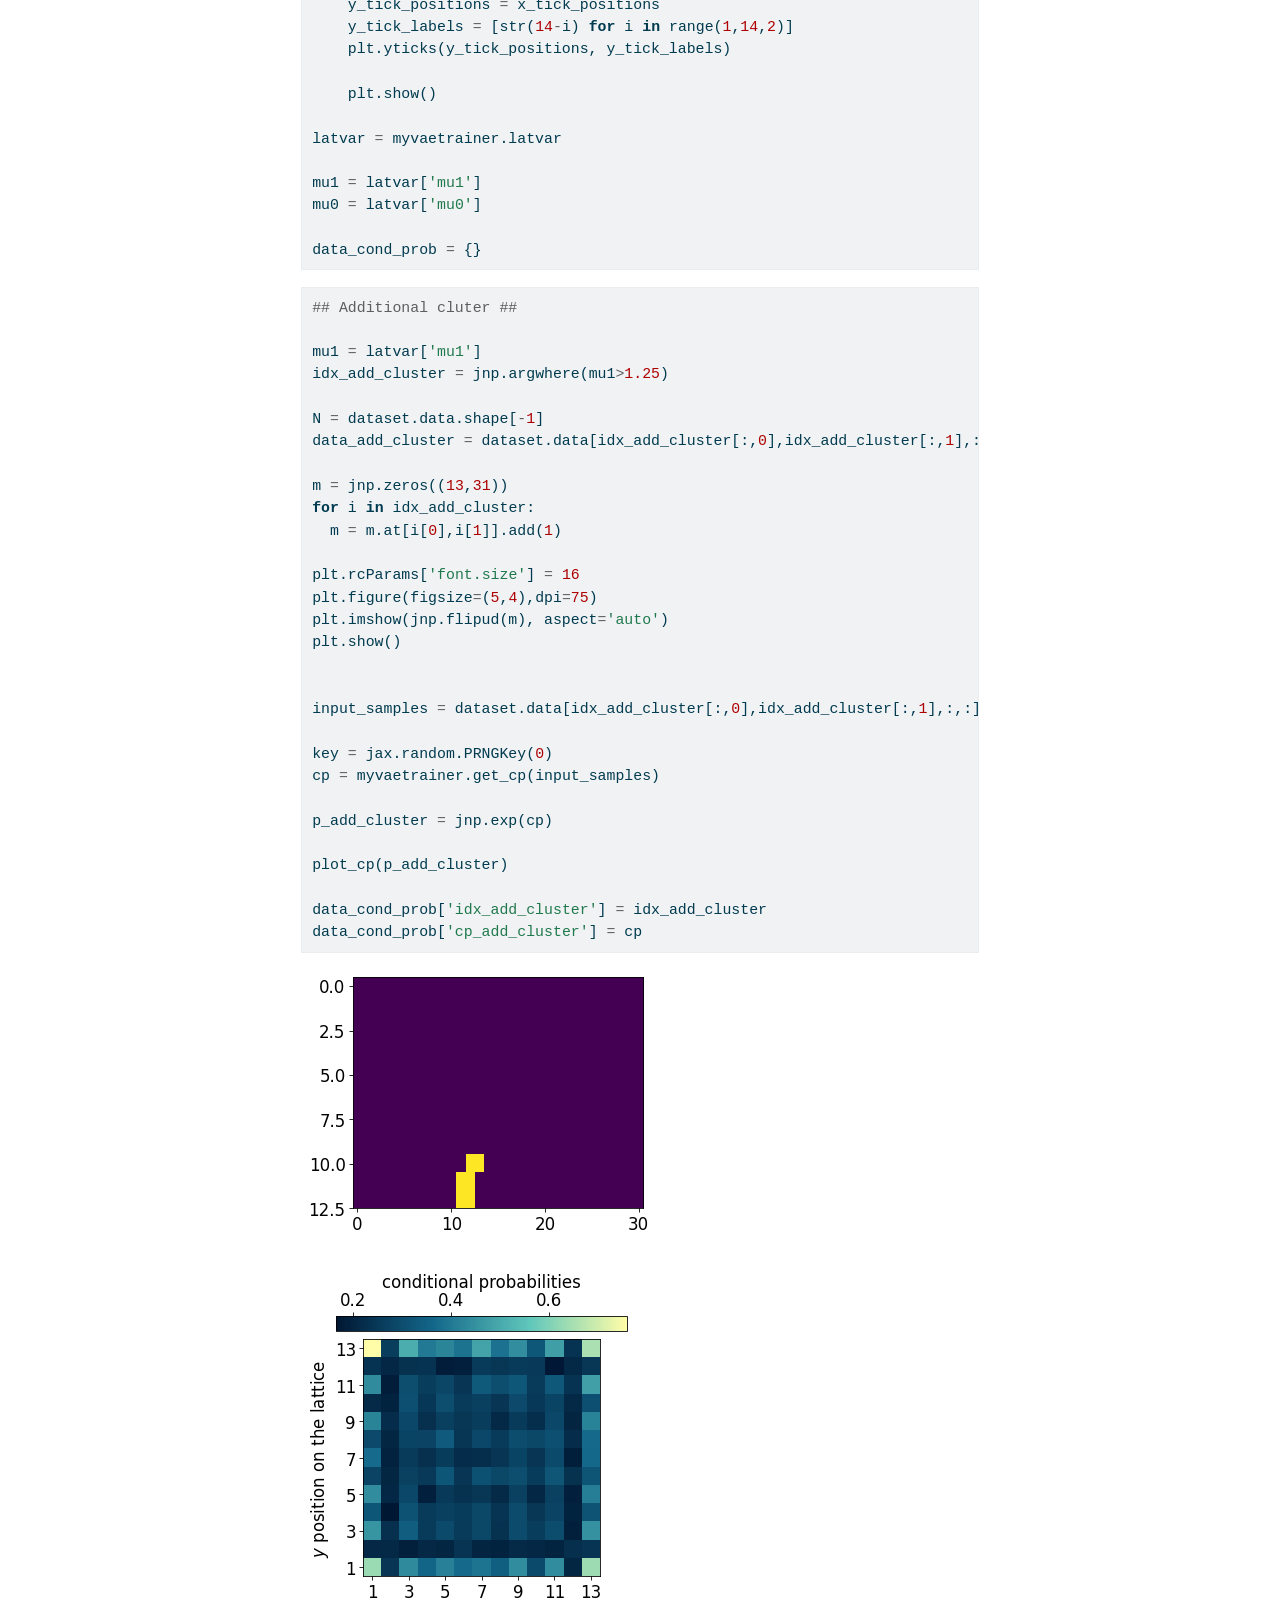
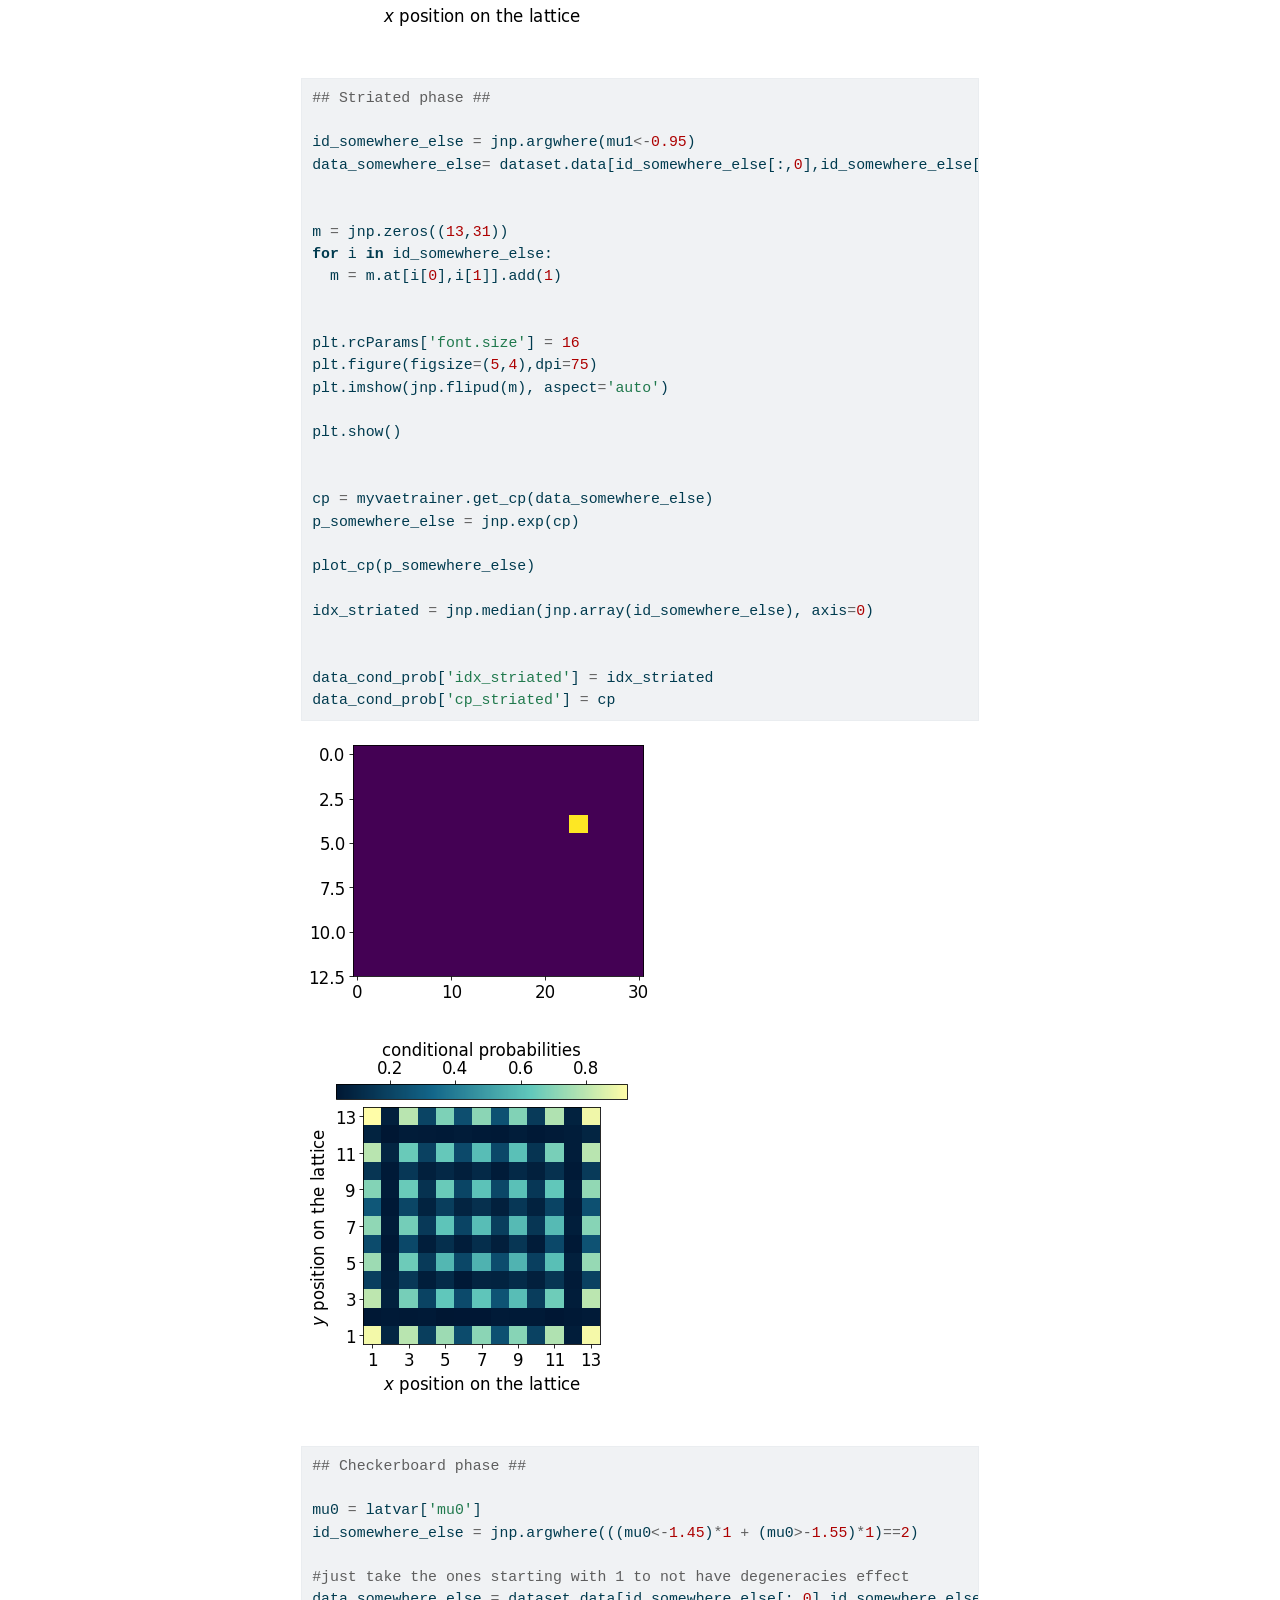
<file: examples/qdisc_rydberg.html>
<!DOCTYPE html>
<html xmlns="http://www.w3.org/1999/xhtml" lang="en" xml:lang="en"><head>

<meta charset="utf-8">
<meta name="generator" content="quarto-1.9.37">

<meta name="viewport" content="width=device-width, initial-scale=1.0, user-scalable=yes">


<title>Rydberg atoms – QDisc</title>
<style>
/* Default styles provided by pandoc.
** See https://pandoc.org/MANUAL.html#variables-for-html for config info.
*/
code{white-space: pre-wrap;}
span.smallcaps{font-variant: small-caps;}
div.columns{display: flex; gap: min(4vw, 1.5em);}
div.column{flex: auto; overflow-x: auto;}
div.hanging-indent{margin-left: 1.5em; text-indent: -1.5em;}
ul.task-list{list-style: none;}
ul.task-list li input[type="checkbox"] {
  width: 0.8em;
  margin: 0 0.8em 0.2em -1em; /* quarto-specific, see https://github.com/quarto-dev/quarto-cli/issues/4556 */ 
  vertical-align: middle;
}
/* CSS for syntax highlighting */
html { -webkit-text-size-adjust: 100%; }
pre > code.sourceCode { white-space: pre; position: relative; }
pre > code.sourceCode > span { display: inline-block; line-height: 1.25; }
pre > code.sourceCode > span:empty { height: 1.2em; }
.sourceCode { overflow: visible; }
code.sourceCode > span { color: inherit; text-decoration: inherit; }
div.sourceCode { margin: 1em 0; }
pre.sourceCode { margin: 0; }
@media screen {
div.sourceCode { overflow: auto; }
}
@media print {
pre > code.sourceCode { white-space: pre-wrap; }
pre > code.sourceCode > span { text-indent: -5em; padding-left: 5em; }
}
pre.numberSource code
  { counter-reset: source-line 0; }
pre.numberSource code > span
  { position: relative; left: -4em; counter-increment: source-line; }
pre.numberSource code > span > a:first-child::before
  { content: counter(source-line);
    position: relative; left: -1em; text-align: right; vertical-align: baseline;
    border: none; display: inline-block;
    -webkit-touch-callout: none; -webkit-user-select: none;
    -khtml-user-select: none; -moz-user-select: none;
    -ms-user-select: none; user-select: none;
    padding: 0 4px; width: 4em;
  }
pre.numberSource { margin-left: 3em;  padding-left: 4px; }
div.sourceCode
  {   }
@media screen {
pre > code.sourceCode > span > a:first-child::before { text-decoration: underline; }
}
</style>


<script src="../site_libs/quarto-nav/quarto-nav.js"></script>
<script src="../site_libs/quarto-nav/headroom.min.js"></script>
<script src="../site_libs/clipboard/clipboard.min.js"></script>
<script src="../site_libs/quarto-search/autocomplete.umd.js"></script>
<script src="../site_libs/quarto-search/fuse.min.js"></script>
<script src="../site_libs/quarto-search/quarto-search.js"></script>
<meta name="quarto:offset" content="../">
<script src="../site_libs/quarto-html/quarto.js" type="module"></script>
<script src="../site_libs/quarto-html/tabsets/tabsets.js" type="module"></script>
<script src="../site_libs/quarto-html/popper.min.js"></script>
<script src="../site_libs/quarto-html/tippy.umd.min.js"></script>
<script src="../site_libs/quarto-html/anchor.min.js"></script>
<link href="../site_libs/quarto-html/tippy.css" rel="stylesheet">
<link href="../site_libs/quarto-html/quarto-syntax-highlighting-7f8f88aac4f3542376d5c11b86a4c14d.css" rel="stylesheet" id="quarto-text-highlighting-styles">
<script src="../site_libs/bootstrap/bootstrap.min.js"></script>
<link href="../site_libs/bootstrap/bootstrap-icons.css" rel="stylesheet">
<link href="../site_libs/bootstrap/bootstrap-7d0f2692033adbfcebf02552a4d09f1a.min.css" rel="stylesheet" append-hash="true" id="quarto-bootstrap" data-mode="light">
<script id="quarto-search-options" type="application/json">{
  "location": "navbar",
  "copy-button": false,
  "collapse-after": 3,
  "panel-placement": "end",
  "type": "overlay",
  "limit": 50,
  "keyboard-shortcut": [
    "f",
    "/",
    "s"
  ],
  "show-item-context": false,
  "language": {
    "search-no-results-text": "No results",
    "search-matching-documents-text": "matching documents",
    "search-copy-link-title": "Copy link to search",
    "search-hide-matches-text": "Hide additional matches",
    "search-more-match-text": "more match in this document",
    "search-more-matches-text": "more matches in this document",
    "search-clear-button-title": "Clear",
    "search-text-placeholder": "",
    "search-detached-cancel-button-title": "Cancel",
    "search-submit-button-title": "Submit",
    "search-label": "Search"
  }
}</script>


<link rel="stylesheet" href="../styles.css">
<meta property="og:title" content="Rydberg atoms – QDisc">
<meta property="og:description" content="">
<meta property="og:image" content="https://qic-ibk.github.io/qdisc/examples/qdisc_Rydberg_files/figure-html/cell-7-output-1.png">
<meta property="og:site_name" content="QDisc">
<meta property="og:image:height" content="383">
<meta property="og:image:width" content="527">
<meta name="twitter:title" content="Rydberg atoms – QDisc">
<meta name="twitter:description" content="">
<meta name="twitter:image" content="https://qic-ibk.github.io/qdisc/examples/qdisc_Rydberg_files/figure-html/cell-7-output-1.png">
<meta name="twitter:image-height" content="383">
<meta name="twitter:image-width" content="527">
<meta name="twitter:card" content="summary_large_image">
</head>

<body class="nav-sidebar floating nav-fixed quarto-light">

<div id="quarto-search-results"></div>
  <header id="quarto-header" class="headroom fixed-top">
    <nav class="navbar navbar-expand-lg " data-bs-theme="dark">
      <div class="navbar-container container-fluid">
      <div class="navbar-brand-container mx-auto">
    <a href="../index.html" class="navbar-brand navbar-brand-logo">
    <img src="../figs/qdisc_logo.png" alt="" class="navbar-logo light-content">
    <img src="../figs/qdisc_logo.png" alt="" class="navbar-logo dark-content">
    </a>
    <a class="navbar-brand" href="../index.html">
    <span class="navbar-title">QDisc</span>
    </a>
  </div>
            <div id="quarto-search" class="" title="Search"></div>
          <button class="navbar-toggler" type="button" data-bs-toggle="collapse" data-bs-target="#navbarCollapse" aria-controls="navbarCollapse" role="menu" aria-expanded="false" aria-label="Toggle navigation" onclick="if (window.quartoToggleHeadroom) { window.quartoToggleHeadroom(); }">
  <span class="navbar-toggler-icon"></span>
</button>
          <div class="collapse navbar-collapse" id="navbarCollapse">
            <ul class="navbar-nav navbar-nav-scroll ms-auto">
  <li class="nav-item compact">
    <a class="nav-link" href="https://github.com/qic-ibk/qdisc"> <i class="bi bi-github" role="img">
</i> 
<span class="menu-text"></span></a>
  </li>  
</ul>
          </div> <!-- /navcollapse -->
            <div class="quarto-navbar-tools">
</div>
      </div> <!-- /container-fluid -->
    </nav>
  <nav class="quarto-secondary-nav">
    <div class="container-fluid d-flex">
      <button type="button" class="quarto-btn-toggle btn" data-bs-toggle="collapse" role="button" data-bs-target=".quarto-sidebar-collapse-item" aria-controls="quarto-sidebar" aria-expanded="false" aria-label="Toggle sidebar navigation" onclick="if (window.quartoToggleHeadroom) { window.quartoToggleHeadroom(); }">
        <i class="bi bi-layout-text-sidebar-reverse"></i>
      </button>
        <nav class="quarto-page-breadcrumbs" aria-label="breadcrumb"><ol class="breadcrumb"><li class="breadcrumb-item"><a href="../examples/index_examples.html">Examples</a></li><li class="breadcrumb-item"><a href="../examples/qdisc_rydberg.html">Rydberg atoms</a></li></ol></nav>
        <a class="flex-grow-1" role="navigation" data-bs-toggle="collapse" data-bs-target=".quarto-sidebar-collapse-item" aria-controls="quarto-sidebar" aria-expanded="false" aria-label="Toggle sidebar navigation" onclick="if (window.quartoToggleHeadroom) { window.quartoToggleHeadroom(); }">      
        </a>
    </div>
  </nav>
</header>
<!-- content -->
<div id="quarto-content" class="quarto-container page-columns page-rows-contents page-layout-article page-navbar">
<!-- sidebar -->
  <nav id="quarto-sidebar" class="sidebar collapse collapse-horizontal quarto-sidebar-collapse-item sidebar-navigation floating overflow-auto">
    <div class="sidebar-menu-container"> 
    <ul class="list-unstyled mt-1">
        <li class="sidebar-item">
  <div class="sidebar-item-container"> 
  <a href="../index.html" class="sidebar-item-text sidebar-link">
 <span class="menu-text">Get started</span></a>
  </div>
</li>
        <li class="sidebar-item sidebar-item-section">
      <div class="sidebar-item-container"> 
            <a class="sidebar-item-text sidebar-link text-start" data-bs-toggle="collapse" data-bs-target="#quarto-sidebar-section-1" role="navigation" aria-expanded="true">
 <span class="menu-text">Examples</span></a>
          <a class="sidebar-item-toggle text-start" data-bs-toggle="collapse" data-bs-target="#quarto-sidebar-section-1" role="navigation" aria-expanded="true" aria-label="Toggle section">
            <i class="bi bi-chevron-right ms-2"></i>
          </a> 
      </div>
      <ul id="quarto-sidebar-section-1" class="collapse list-unstyled sidebar-section depth1 show">  
          <li class="sidebar-item">
  <div class="sidebar-item-container"> 
  <a href="../examples/index_examples.html" class="sidebar-item-text sidebar-link">
 <span class="menu-text">Readme</span></a>
  </div>
</li>
          <li class="sidebar-item">
  <div class="sidebar-item-container"> 
  <a href="../examples/qdisc_rydberg.html" class="sidebar-item-text sidebar-link active">
 <span class="menu-text">Rydberg atoms</span></a>
  </div>
</li>
          <li class="sidebar-item">
  <div class="sidebar-item-container"> 
  <a href="../examples/qdisc_clusterising.html" class="sidebar-item-text sidebar-link">
 <span class="menu-text">Cluster Ising model</span></a>
  </div>
</li>
          <li class="sidebar-item">
  <div class="sidebar-item-container"> 
  <a href="../examples/qdisc_fkm.html" class="sidebar-item-text sidebar-link">
 <span class="menu-text">Falinov-Kimbal model</span></a>
  </div>
</li>
      </ul>
  </li>
        <li class="sidebar-item sidebar-item-section">
      <div class="sidebar-item-container"> 
            <a class="sidebar-item-text sidebar-link text-start collapsed" data-bs-toggle="collapse" data-bs-target="#quarto-sidebar-section-2" role="navigation" aria-expanded="false">
 <span class="menu-text">Documentation</span></a>
          <a class="sidebar-item-toggle text-start collapsed" data-bs-toggle="collapse" data-bs-target="#quarto-sidebar-section-2" role="navigation" aria-expanded="false" aria-label="Toggle section">
            <i class="bi bi-chevron-right ms-2"></i>
          </a> 
      </div>
      <ul id="quarto-sidebar-section-2" class="collapse list-unstyled sidebar-section depth1 ">  
          <li class="sidebar-item">
  <div class="sidebar-item-container"> 
  <a href="../lib_nbs/index_docs.html" class="sidebar-item-text sidebar-link">
 <span class="menu-text">Readme</span></a>
  </div>
</li>
          <li class="sidebar-item">
  <div class="sidebar-item-container"> 
  <a href="../lib_nbs/clustering/core.html" class="sidebar-item-text sidebar-link">
 <span class="menu-text">Clustering</span></a>
  </div>
</li>
          <li class="sidebar-item">
  <div class="sidebar-item-container"> 
  <a href="../lib_nbs/dataset/core.html" class="sidebar-item-text sidebar-link">
 <span class="menu-text">Dataset</span></a>
  </div>
</li>
          <li class="sidebar-item">
  <div class="sidebar-item-container"> 
  <a href="../lib_nbs/nn/core.html" class="sidebar-item-text sidebar-link">
 <span class="menu-text">Neural networks</span></a>
  </div>
</li>
          <li class="sidebar-item">
  <div class="sidebar-item-container"> 
  <a href="../lib_nbs/sr/core.html" class="sidebar-item-text sidebar-link">
 <span class="menu-text">Symbolic regression</span></a>
  </div>
</li>
          <li class="sidebar-item">
  <div class="sidebar-item-container"> 
  <a href="../lib_nbs/vae/core.html" class="sidebar-item-text sidebar-link">
 <span class="menu-text">VAE</span></a>
  </div>
</li>
      </ul>
  </li>
        <li class="sidebar-item sidebar-item-section">
      <div class="sidebar-item-container"> 
            <a class="sidebar-item-text sidebar-link text-start collapsed" data-bs-toggle="collapse" data-bs-target="#quarto-sidebar-section-3" role="navigation" aria-expanded="false">
 <span class="menu-text">Tutorials</span></a>
          <a class="sidebar-item-toggle text-start collapsed" data-bs-toggle="collapse" data-bs-target="#quarto-sidebar-section-3" role="navigation" aria-expanded="false" aria-label="Toggle section">
            <i class="bi bi-chevron-right ms-2"></i>
          </a> 
      </div>
      <ul id="quarto-sidebar-section-3" class="collapse list-unstyled sidebar-section depth1 ">  
          <li class="sidebar-item">
  <div class="sidebar-item-container"> 
  <a href="../tutorials/j1j2_tuto1_vae.html" class="sidebar-item-text sidebar-link">
 <span class="menu-text">Training VAEs on quantum data</span></a>
  </div>
</li>
          <li class="sidebar-item">
  <div class="sidebar-item-container"> 
  <a href="../tutorials/j1j2_tuto2_sr.html" class="sidebar-item-text sidebar-link">
 <span class="menu-text">Extracting order parameters with SR</span></a>
  </div>
</li>
      </ul>
  </li>
    </ul>
    </div>
</nav>
<div id="quarto-sidebar-glass" class="quarto-sidebar-collapse-item" data-bs-toggle="collapse" data-bs-target=".quarto-sidebar-collapse-item"></div>
<!-- margin-sidebar -->
    <div id="quarto-margin-sidebar" class="sidebar margin-sidebar">
        <nav id="TOC" role="doc-toc" class="toc-active">
    <h2 id="toc-title">On this page</h2>
   
  <ul>
  <li><a href="#dataset-and-training" id="toc-dataset-and-training" class="nav-link active" data-scroll-target="#dataset-and-training">dataset and training</a></li>
  <li><a href="#exploring-conditional-probabilities-with-the-decoder" id="toc-exploring-conditional-probabilities-with-the-decoder" class="nav-link" data-scroll-target="#exploring-conditional-probabilities-with-the-decoder">Exploring conditional probabilities with the decoder</a></li>
  <li><a href="#symbolic-regression" id="toc-symbolic-regression" class="nav-link" data-scroll-target="#symbolic-regression">Symbolic regression</a></li>
  </ul>
<div class="toc-actions"><ul><li><a href="https://github.com/qic-ibk/qdisc/issues/new" class="toc-action"><i class="bi bi-github"></i>Report an issue</a></li></ul></div><div class="quarto-alternate-formats"><h2>Other Formats</h2><ul><li><a href="qdisc_rydberg.html.md"><i class="bi bi-file-code"></i>CommonMark</a></li></ul></div></nav>
    </div>
<!-- main -->
<main class="content" id="quarto-document-content">

<header id="title-block-header" class="quarto-title-block default"><nav class="quarto-page-breadcrumbs quarto-title-breadcrumbs d-none d-lg-block" aria-label="breadcrumb"><ol class="breadcrumb"><li class="breadcrumb-item"><a href="../examples/index_examples.html">Examples</a></li><li class="breadcrumb-item"><a href="../examples/qdisc_rydberg.html">Rydberg atoms</a></li></ol></nav>
<div class="quarto-title">
<h1 class="title">Rydberg atoms</h1>
</div>



<div class="quarto-title-meta">

    
  
    
  </div>
  


</header>


<!-- WARNING: THIS FILE WAS AUTOGENERATED! DO NOT EDIT! -->
<p>This notebook presents how to use QDisc to reproduce the results on the Rydberg atom dataset.</p>
<section id="dataset-and-training" class="level2">
<h2 class="anchored" data-anchor-id="dataset-and-training">dataset and training</h2>
<p>The data are experimental snapshots obtained from a programmable Rydberg atom array. For more information, see the experimental paper:</p>
<p>https://www.nature.com/articles/s41586-021-03582-4</p>
<div id="7c50fa57" class="cell">
<div class="code-copy-outer-scaffold"><div class="sourceCode cell-code" id="cb1"><pre class="sourceCode python code-with-copy"><code class="sourceCode python"><span id="cb1-1"><a href="#cb1-1" aria-hidden="true" tabindex="-1"></a><span class="co">## load the data (not provided here, this will give an error) ##</span></span>
<span id="cb1-2"><a href="#cb1-2" aria-hidden="true" tabindex="-1"></a><span class="cf">with</span> <span class="bu">open</span>(<span class="st">'data_RydbergExpL13 (1).pkl'</span>, <span class="st">'rb'</span>) <span class="im">as</span> f:</span>
<span id="cb1-3"><a href="#cb1-3" aria-hidden="true" tabindex="-1"></a>    data <span class="op">=</span> pickle.load(f)</span>
<span id="cb1-4"><a href="#cb1-4" aria-hidden="true" tabindex="-1"></a></span>
<span id="cb1-5"><a href="#cb1-5" aria-hidden="true" tabindex="-1"></a>snapshots <span class="op">=</span> data[<span class="st">'dataset'</span>]</span>
<span id="cb1-6"><a href="#cb1-6" aria-hidden="true" tabindex="-1"></a>all_Rb <span class="op">=</span> jnp.array(data[<span class="st">'all_Rb'</span>])</span>
<span id="cb1-7"><a href="#cb1-7" aria-hidden="true" tabindex="-1"></a>all_delta <span class="op">=</span> jnp.array(data[<span class="st">'all_delta'</span>])</span>
<span id="cb1-8"><a href="#cb1-8" aria-hidden="true" tabindex="-1"></a>L <span class="op">=</span> <span class="dv">13</span></span>
<span id="cb1-9"><a href="#cb1-9" aria-hidden="true" tabindex="-1"></a>N <span class="op">=</span> L<span class="op">*</span>L</span></code></pre></div><button title="Copy to Clipboard" class="code-copy-button"><i class="bi"></i></button></div>
</div>
<div id="da325396" class="cell">
<div class="code-copy-outer-scaffold"><div class="sourceCode cell-code" id="cb2"><pre class="sourceCode python code-with-copy"><code class="sourceCode python"><span id="cb2-1"><a href="#cb2-1" aria-hidden="true" tabindex="-1"></a><span class="co">## cast them into a QDisc Dataset object ##</span></span>
<span id="cb2-2"><a href="#cb2-2" aria-hidden="true" tabindex="-1"></a><span class="im">from</span> qdisc.dataset.core <span class="im">import</span> Dataset</span>
<span id="cb2-3"><a href="#cb2-3" aria-hidden="true" tabindex="-1"></a></span>
<span id="cb2-4"><a href="#cb2-4" aria-hidden="true" tabindex="-1"></a>dataset <span class="op">=</span> Dataset(data<span class="op">=</span>snapshots, thetas<span class="op">=</span>[all_Rb, all_delta], data_type<span class="op">=</span><span class="st">'discrete'</span>, local_dimension<span class="op">=</span><span class="dv">2</span>, local_states<span class="op">=</span>jnp.array([<span class="dv">0</span>,<span class="dv">1</span>]))</span></code></pre></div><button title="Copy to Clipboard" class="code-copy-button"><i class="bi"></i></button></div>
</div>
<div id="a62c8239" class="cell">
<div class="code-copy-outer-scaffold"><div class="sourceCode cell-code" id="cb3"><pre class="sourceCode python code-with-copy"><code class="sourceCode python"><span id="cb3-1"><a href="#cb3-1" aria-hidden="true" tabindex="-1"></a><span class="co">## create Transformer encoder and decoder ##</span></span>
<span id="cb3-2"><a href="#cb3-2" aria-hidden="true" tabindex="-1"></a><span class="im">from</span> qdisc.nn.core <span class="im">import</span> Transformer_encoder</span>
<span id="cb3-3"><a href="#cb3-3" aria-hidden="true" tabindex="-1"></a><span class="im">from</span> qdisc.nn.core <span class="im">import</span> Transformer_decoder</span>
<span id="cb3-4"><a href="#cb3-4" aria-hidden="true" tabindex="-1"></a><span class="im">from</span> qdisc.vae.core <span class="im">import</span> VAEmodel</span>
<span id="cb3-5"><a href="#cb3-5" aria-hidden="true" tabindex="-1"></a></span>
<span id="cb3-6"><a href="#cb3-6" aria-hidden="true" tabindex="-1"></a>encoder <span class="op">=</span> Transformer_encoder(latent_dim<span class="op">=</span><span class="dv">5</span>, d_model<span class="op">=</span><span class="dv">8</span>, num_heads<span class="op">=</span><span class="dv">4</span>, num_layers<span class="op">=</span><span class="dv">3</span>, data_type<span class="op">=</span><span class="st">'discrete'</span>)</span>
<span id="cb3-7"><a href="#cb3-7" aria-hidden="true" tabindex="-1"></a>decoder <span class="op">=</span> Transformer_decoder(d_model<span class="op">=</span><span class="dv">8</span>, num_heads<span class="op">=</span><span class="dv">4</span>, num_layers<span class="op">=</span><span class="dv">3</span>, data_type<span class="op">=</span><span class="st">'discrete'</span>)</span>
<span id="cb3-8"><a href="#cb3-8" aria-hidden="true" tabindex="-1"></a></span>
<span id="cb3-9"><a href="#cb3-9" aria-hidden="true" tabindex="-1"></a>myvae <span class="op">=</span> VAEmodel(encoder<span class="op">=</span>encoder, decoder<span class="op">=</span>decoder)</span></code></pre></div><button title="Copy to Clipboard" class="code-copy-button"><i class="bi"></i></button></div>
</div>
<div id="f6f0ca78" class="cell">
<div class="code-copy-outer-scaffold"><div class="sourceCode cell-code" id="cb4"><pre class="sourceCode python code-with-copy"><code class="sourceCode python"><span id="cb4-1"><a href="#cb4-1" aria-hidden="true" tabindex="-1"></a><span class="co">## training and representation ##</span></span>
<span id="cb4-2"><a href="#cb4-2" aria-hidden="true" tabindex="-1"></a><span class="im">from</span> qdisc.vae.core <span class="im">import</span> VAETrainer</span>
<span id="cb4-3"><a href="#cb4-3" aria-hidden="true" tabindex="-1"></a></span>
<span id="cb4-4"><a href="#cb4-4" aria-hidden="true" tabindex="-1"></a>myvaetrainer <span class="op">=</span> VAETrainer(model<span class="op">=</span>myvae, dataset<span class="op">=</span>dataset)</span>
<span id="cb4-5"><a href="#cb4-5" aria-hidden="true" tabindex="-1"></a>key <span class="op">=</span> jax.random.PRNGKey(<span class="dv">6473</span>)</span>
<span id="cb4-6"><a href="#cb4-6" aria-hidden="true" tabindex="-1"></a>num_epochs <span class="op">=</span> <span class="dv">200</span></span>
<span id="cb4-7"><a href="#cb4-7" aria-hidden="true" tabindex="-1"></a>myvaetrainer.train(num_epochs<span class="op">=</span>num_epochs, batch_size<span class="op">=</span><span class="dv">3000</span>, beta<span class="op">=</span><span class="fl">0.45</span>, gamma<span class="op">=</span><span class="fl">0.</span>, key<span class="op">=</span>key, printing_rate<span class="op">=</span><span class="dv">10</span>, re_shuffle<span class="op">=</span><span class="va">False</span>)</span></code></pre></div><button title="Copy to Clipboard" class="code-copy-button"><i class="bi"></i></button></div>
<div class="cell-output cell-output-stdout">
<pre><code>Start training...
epoch=0 step=0 loss=119.569095476654 recon=117.79883895165419
logvar=[ 1.07415317  0.77997939  0.72378845 -0.93821395 -0.10032408]
epoch=10 step=0 loss=57.38552010440751 recon=56.24097025543754
logvar=[-0.07107329 -0.16698306 -0.34394546 -4.30383545 -0.06234075]
epoch=20 step=0 loss=56.43766805834163 recon=55.290590279764864
logvar=[-5.25762906e-02 -2.62134787e-02 -9.96280070e-02 -4.49870754e+00
 -2.65689430e-03]
epoch=30 step=0 loss=55.400550071167956 recon=54.15427316108366
logvar=[-0.24448012 -0.03299001 -0.01156073 -4.82013867 -0.0088556 ]
epoch=40 step=0 loss=54.83681362387403 recon=53.43010166759967
logvar=[-1.07542669 -0.01479255 -0.00726525 -4.86872305  0.01455821]
epoch=50 step=0 loss=54.53603219957166 recon=53.091557566642486
logvar=[-1.23756027e+00 -1.23709528e-02 -5.47091283e-03 -4.94531256e+00
  3.28441727e-03]
epoch=60 step=0 loss=54.43254836895113 recon=52.95765146657946
logvar=[-1.31491583e+00  7.30443888e-03 -1.43214228e-03 -5.12444969e+00
 -1.06741663e-02]
epoch=70 step=0 loss=54.1974911817511 recon=52.71919527568474
logvar=[-1.32034127e+00 -2.37230897e-02  1.86053524e-02 -5.13348633e+00
 -1.70989903e-03]
epoch=80 step=0 loss=54.12660673668517 recon=52.647385917253445
logvar=[-1.3428631   0.02448355 -0.01474814 -4.96093612 -0.00953531]
epoch=90 step=0 loss=53.92428452520894 recon=52.40086608436129
logvar=[-1.34732496e+00 -6.91766618e-03  3.85537124e-03 -5.43389109e+00
  1.05323362e-02]
epoch=100 step=0 loss=53.81375978950114 recon=52.284231036530535
logvar=[-1.24221828e+00  1.59933671e-03  1.10860366e-02 -5.40422867e+00
  4.23926713e-03]
epoch=110 step=0 loss=53.947662847043595 recon=52.389166815528945
logvar=[-1.22268732 -0.01024584  0.01105267 -5.60247201  0.00754143]
epoch=120 step=0 loss=53.65327323397351 recon=52.11970498272226
logvar=[-1.14891570e+00  1.44860368e-03 -7.84471019e-03 -5.52474337e+00
 -3.39629913e-03]
epoch=130 step=0 loss=53.58965383275648 recon=52.03493555562553
logvar=[-1.21718777e+00 -1.95895586e-03  1.06011300e-02 -5.49717389e+00
 -1.73662012e-04]
epoch=140 step=0 loss=53.741270003328054 recon=52.17246465086842
logvar=[-1.20641303e+00  2.43419631e-03 -9.57970176e-03 -5.35377156e+00
  2.04272250e-02]
epoch=150 step=0 loss=53.504663767647344 recon=51.920817517337696
logvar=[-1.13939071e+00 -4.74558356e-02 -5.17827363e-03 -5.59386329e+00
 -1.79535286e-02]
epoch=160 step=0 loss=53.42087330008696 recon=51.82503184617968
logvar=[-1.20954355 -0.04384308 -0.06335316 -5.62403719 -0.01117719]
epoch=170 step=0 loss=53.35845947168567 recon=51.74085816470033
logvar=[-1.22017346 -0.04838106 -0.15391571 -5.70929859 -0.0138193 ]
epoch=180 step=0 loss=53.38771218351293 recon=51.759155963089704
logvar=[-1.18558398 -0.07025403 -0.13406768 -5.76573897 -0.01678924]
epoch=190 step=0 loss=53.30599297063178 recon=51.645958555152056
logvar=[-1.25971673 -0.01837498 -0.14288555 -5.67526412 -0.03959246]
Training finished.</code></pre>
</div>
</div>
<div id="1c677b1c" class="cell">
<div class="code-copy-outer-scaffold"><div class="sourceCode cell-code" id="cb6"><pre class="sourceCode python code-with-copy"><code class="sourceCode python"><span id="cb6-1"><a href="#cb6-1" aria-hidden="true" tabindex="-1"></a>data <span class="op">=</span> myvaetrainer.get_data()</span></code></pre></div><button title="Copy to Clipboard" class="code-copy-button"><i class="bi"></i></button></div>
</div>
<div id="2f73e6d0-638d-48dc-bc47-645a88e8ef3a" class="cell">
<div class="code-copy-outer-scaffold"><div class="sourceCode cell-code" id="cb7"><pre class="sourceCode python code-with-copy"><code class="sourceCode python"><span id="cb7-1"><a href="#cb7-1" aria-hidden="true" tabindex="-1"></a>myvaetrainer.plot_training(num_epochs <span class="op">=</span> num_epochs)</span></code></pre></div><button title="Copy to Clipboard" class="code-copy-button"><i class="bi"></i></button></div>
<div class="cell-output cell-output-display">
<div>
<figure class="figure">
<p><img src="qdisc_Rydberg_files/figure-html/cell-7-output-1.png" class="img-fluid figure-img"></p>
</figure>
</div>
</div>
<div class="cell-output cell-output-display">
<div>
<figure class="figure">
<p><img src="qdisc_Rydberg_files/figure-html/cell-7-output-2.png" class="img-fluid figure-img"></p>
</figure>
</div>
</div>
</div>
<div id="c45902c8" class="cell">
<div class="code-copy-outer-scaffold"><div class="sourceCode cell-code" id="cb8"><pre class="sourceCode python code-with-copy"><code class="sourceCode python"><span id="cb8-1"><a href="#cb8-1" aria-hidden="true" tabindex="-1"></a>latvar <span class="op">=</span> myvaetrainer.compute_repr2d(theta_pair<span class="op">=</span>(<span class="dv">0</span>,<span class="dv">1</span>), return_latvar <span class="op">=</span> <span class="va">True</span>)</span>
<span id="cb8-2"><a href="#cb8-2" aria-hidden="true" tabindex="-1"></a>myvaetrainer.plot_repr2d(theta_pair<span class="op">=</span>(<span class="dv">0</span>,<span class="dv">1</span>),subplot<span class="op">=</span><span class="va">False</span>)</span></code></pre></div><button title="Copy to Clipboard" class="code-copy-button"><i class="bi"></i></button></div>
<div class="cell-output cell-output-display">
<div>
<figure class="figure">
<p><img src="qdisc_Rydberg_files/figure-html/cell-8-output-1.png" class="img-fluid figure-img"></p>
</figure>
</div>
</div>
<div class="cell-output cell-output-display">
<div>
<figure class="figure">
<p><img src="qdisc_Rydberg_files/figure-html/cell-8-output-2.png" class="img-fluid figure-img"></p>
</figure>
</div>
</div>
<div class="cell-output cell-output-display">
<div>
<figure class="figure">
<p><img src="qdisc_Rydberg_files/figure-html/cell-8-output-3.png" class="img-fluid figure-img"></p>
</figure>
</div>
</div>
<div class="cell-output cell-output-display">
<div>
<figure class="figure">
<p><img src="qdisc_Rydberg_files/figure-html/cell-8-output-4.png" class="img-fluid figure-img"></p>
</figure>
</div>
</div>
<div class="cell-output cell-output-display">
<div>
<figure class="figure">
<p><img src="qdisc_Rydberg_files/figure-html/cell-8-output-5.png" class="img-fluid figure-img"></p>
</figure>
</div>
</div>
<div class="cell-output cell-output-display">
<div>
<figure class="figure">
<p><img src="qdisc_Rydberg_files/figure-html/cell-8-output-6.png" class="img-fluid figure-img"></p>
</figure>
</div>
</div>
<div class="cell-output cell-output-display">
<div>
<figure class="figure">
<p><img src="qdisc_Rydberg_files/figure-html/cell-8-output-7.png" class="img-fluid figure-img"></p>
</figure>
</div>
</div>
<div class="cell-output cell-output-display">
<div>
<figure class="figure">
<p><img src="qdisc_Rydberg_files/figure-html/cell-8-output-8.png" class="img-fluid figure-img"></p>
</figure>
</div>
</div>
<div class="cell-output cell-output-display">
<div>
<figure class="figure">
<p><img src="qdisc_Rydberg_files/figure-html/cell-8-output-9.png" class="img-fluid figure-img"></p>
</figure>
</div>
</div>
<div class="cell-output cell-output-display">
<div>
<figure class="figure">
<p><img src="qdisc_Rydberg_files/figure-html/cell-8-output-10.png" class="img-fluid figure-img"></p>
</figure>
</div>
</div>
<div class="cell-output cell-output-display">
<div>
<figure class="figure">
<p><img src="qdisc_Rydberg_files/figure-html/cell-8-output-11.png" class="img-fluid figure-img"></p>
</figure>
</div>
</div>
<div class="cell-output cell-output-display">
<div>
<figure class="figure">
<p><img src="qdisc_Rydberg_files/figure-html/cell-8-output-12.png" class="img-fluid figure-img"></p>
</figure>
</div>
</div>
<div class="cell-output cell-output-display">
<div>
<figure class="figure">
<p><img src="qdisc_Rydberg_files/figure-html/cell-8-output-13.png" class="img-fluid figure-img"></p>
</figure>
</div>
</div>
<div class="cell-output cell-output-display">
<div>
<figure class="figure">
<p><img src="qdisc_Rydberg_files/figure-html/cell-8-output-14.png" class="img-fluid figure-img"></p>
</figure>
</div>
</div>
<div class="cell-output cell-output-display">
<div>
<figure class="figure">
<p><img src="qdisc_Rydberg_files/figure-html/cell-8-output-15.png" class="img-fluid figure-img"></p>
</figure>
</div>
</div>
</div>
<div id="f4fabca3" class="cell">
<div class="code-copy-outer-scaffold"><div class="sourceCode cell-code" id="cb9"><pre class="sourceCode python code-with-copy"><code class="sourceCode python"><span id="cb9-1"><a href="#cb9-1" aria-hidden="true" tabindex="-1"></a>data.keys()</span></code></pre></div><button title="Copy to Clipboard" class="code-copy-button"><i class="bi"></i></button></div>
<div class="cell-output cell-output-display">
<pre><code>dict_keys(['params', 'history_loss', 'history_recon', 'history_logvar', 'latvar'])</code></pre>
</div>
</div>
<div id="c619c396" class="cell">
<div class="code-copy-outer-scaffold"><div class="sourceCode cell-code" id="cb11"><pre class="sourceCode python code-with-copy"><code class="sourceCode python"><span id="cb11-1"><a href="#cb11-1" aria-hidden="true" tabindex="-1"></a><span class="co">## saving the data ##</span></span>
<span id="cb11-2"><a href="#cb11-2" aria-hidden="true" tabindex="-1"></a><span class="co">#data = myvaetrainer.get_data()</span></span>
<span id="cb11-3"><a href="#cb11-3" aria-hidden="true" tabindex="-1"></a></span>
<span id="cb11-4"><a href="#cb11-4" aria-hidden="true" tabindex="-1"></a><span class="cf">with</span> <span class="bu">open</span>(<span class="st">'RydbergExpL13_data_cpVAE2_QDisc.pkl'</span>, <span class="st">'wb'</span>) <span class="im">as</span> f:</span>
<span id="cb11-5"><a href="#cb11-5" aria-hidden="true" tabindex="-1"></a>    pickle.dump(data, f)</span></code></pre></div><button title="Copy to Clipboard" class="code-copy-button"><i class="bi"></i></button></div>
</div>
<div id="a436d360" class="cell">
<div class="code-copy-outer-scaffold"><div class="sourceCode cell-code" id="cb12"><pre class="sourceCode python code-with-copy"><code class="sourceCode python"><span id="cb12-1"><a href="#cb12-1" aria-hidden="true" tabindex="-1"></a><span class="co">## example how to load the data ##</span></span>
<span id="cb12-2"><a href="#cb12-2" aria-hidden="true" tabindex="-1"></a><span class="cf">with</span> <span class="bu">open</span>(<span class="st">'RydbergExpL13_data_cpVAE2_QDisc.pkl'</span>, <span class="st">'rb'</span>) <span class="im">as</span> f:</span>
<span id="cb12-3"><a href="#cb12-3" aria-hidden="true" tabindex="-1"></a>    data <span class="op">=</span> pickle.load(f)</span>
<span id="cb12-4"><a href="#cb12-4" aria-hidden="true" tabindex="-1"></a></span>
<span id="cb12-5"><a href="#cb12-5" aria-hidden="true" tabindex="-1"></a>VAE_params <span class="op">=</span> data[<span class="st">'params'</span>]</span>
<span id="cb12-6"><a href="#cb12-6" aria-hidden="true" tabindex="-1"></a>myvaetrainer <span class="op">=</span> VAETrainer(model<span class="op">=</span>myvae, dataset<span class="op">=</span>dataset)</span>
<span id="cb12-7"><a href="#cb12-7" aria-hidden="true" tabindex="-1"></a>key <span class="op">=</span> jax.random.PRNGKey(<span class="dv">0</span>)</span>
<span id="cb12-8"><a href="#cb12-8" aria-hidden="true" tabindex="-1"></a>myvaetrainer.init_state(key, dataset.data[<span class="dv">0</span>,<span class="dv">0</span>])</span>
<span id="cb12-9"><a href="#cb12-9" aria-hidden="true" tabindex="-1"></a>myvaetrainer.state <span class="op">=</span> myvaetrainer.state.replace(params<span class="op">=</span>VAE_params)</span></code></pre></div><button title="Copy to Clipboard" class="code-copy-button"><i class="bi"></i></button></div>
</div>
</section>
<section id="exploring-conditional-probabilities-with-the-decoder" class="level2">
<h2 class="anchored" data-anchor-id="exploring-conditional-probabilities-with-the-decoder">Exploring conditional probabilities with the decoder</h2>
<p>In this section, we demonstrate how the <strong>decoder of the cpVAE</strong> can be used to gain further insight into the ordering of each phase by examining the <strong>conditional probabilities</strong>.</p>
<p>The procedure is as follows: 1. Specify the values of the latent variables corresponding to a region of interest in the latent space. 2. Identify the dataset samples associated with these latent values. 3. Input these samples into the decoder to compute the conditional probabilities of the spin configurations.</p>
<div id="8426bd1f" class="cell">
<div class="code-copy-outer-scaffold"><div class="sourceCode cell-code" id="cb13"><pre class="sourceCode python code-with-copy"><code class="sourceCode python"><span id="cb13-1"><a href="#cb13-1" aria-hidden="true" tabindex="-1"></a>latvar <span class="op">=</span> myvaetrainer.latvar</span>
<span id="cb13-2"><a href="#cb13-2" aria-hidden="true" tabindex="-1"></a>latvar.keys()</span></code></pre></div><button title="Copy to Clipboard" class="code-copy-button"><i class="bi"></i></button></div>
<div class="cell-output cell-output-display">
<pre><code>dict_keys(['id_lat', 'theta_pair', 'mu0', 'mu0_abs', 'logvar0', 'mu1', 'mu1_abs', 'logvar1', 'mu2', 'mu2_abs', 'logvar2', 'mu3', 'mu3_abs', 'logvar3', 'mu4', 'mu4_abs', 'logvar4'])</code></pre>
</div>
</div>
<div id="531dd3d1" class="cell">
<div class="code-copy-outer-scaffold"><div class="sourceCode cell-code" id="cb15"><pre class="sourceCode python code-with-copy"><code class="sourceCode python"><span id="cb15-1"><a href="#cb15-1" aria-hidden="true" tabindex="-1"></a><span class="co">## a snake ordering is used, need it to map back to 2d for plotting ##</span></span>
<span id="cb15-2"><a href="#cb15-2" aria-hidden="true" tabindex="-1"></a>snake_idx <span class="op">=</span> jnp.zeros((N,<span class="dv">2</span>))</span>
<span id="cb15-3"><a href="#cb15-3" aria-hidden="true" tabindex="-1"></a><span class="cf">for</span> i <span class="kw">in</span> <span class="bu">range</span>(N):</span>
<span id="cb15-4"><a href="#cb15-4" aria-hidden="true" tabindex="-1"></a>  <span class="co">#position of each atoms using the snake numbering</span></span>
<span id="cb15-5"><a href="#cb15-5" aria-hidden="true" tabindex="-1"></a>  yp <span class="op">=</span> i<span class="op">//</span>L</span>
<span id="cb15-6"><a href="#cb15-6" aria-hidden="true" tabindex="-1"></a>  xp <span class="op">=</span> (yp<span class="op">%</span><span class="dv">2</span><span class="op">==</span><span class="dv">0</span>)<span class="op">*</span>(i<span class="op">%</span>L) <span class="op">+</span> (yp<span class="op">%</span><span class="dv">2</span><span class="op">==</span><span class="dv">1</span>)<span class="op">*</span>(L<span class="op">-</span><span class="dv">1</span><span class="op">-</span>i<span class="op">%</span>L)</span>
<span id="cb15-7"><a href="#cb15-7" aria-hidden="true" tabindex="-1"></a>  snake_idx <span class="op">=</span> snake_idx.at[i].<span class="bu">set</span>(jnp.array([yp, xp]))</span>
<span id="cb15-8"><a href="#cb15-8" aria-hidden="true" tabindex="-1"></a></span>
<span id="cb15-9"><a href="#cb15-9" aria-hidden="true" tabindex="-1"></a>snake_idx <span class="op">=</span> snake_idx.astype(jnp.int64)</span>
<span id="cb15-10"><a href="#cb15-10" aria-hidden="true" tabindex="-1"></a></span>
<span id="cb15-11"><a href="#cb15-11" aria-hidden="true" tabindex="-1"></a></span>
<span id="cb15-12"><a href="#cb15-12" aria-hidden="true" tabindex="-1"></a><span class="kw">def</span> plot_cp(p_add_cluster):</span>
<span id="cb15-13"><a href="#cb15-13" aria-hidden="true" tabindex="-1"></a></span>
<span id="cb15-14"><a href="#cb15-14" aria-hidden="true" tabindex="-1"></a>    plt.rcParams[<span class="st">'font.size'</span>] <span class="op">=</span> <span class="dv">16</span></span>
<span id="cb15-15"><a href="#cb15-15" aria-hidden="true" tabindex="-1"></a>    plt.figure(figsize<span class="op">=</span>(<span class="dv">5</span>,<span class="dv">5</span>),dpi<span class="op">=</span><span class="dv">75</span>)</span>
<span id="cb15-16"><a href="#cb15-16" aria-hidden="true" tabindex="-1"></a></span>
<span id="cb15-17"><a href="#cb15-17" aria-hidden="true" tabindex="-1"></a>    p <span class="op">=</span> jnp.mean(p_add_cluster,axis<span class="op">=</span><span class="dv">0</span>)[:,<span class="dv">1</span>]</span>
<span id="cb15-18"><a href="#cb15-18" aria-hidden="true" tabindex="-1"></a>    p2D <span class="op">=</span> jnp.zeros((L,L))</span>
<span id="cb15-19"><a href="#cb15-19" aria-hidden="true" tabindex="-1"></a>    p2D <span class="op">=</span> p2D.at[snake_idx[:,<span class="dv">0</span>], snake_idx[:,<span class="dv">1</span>]].<span class="bu">set</span>(p)</span>
<span id="cb15-20"><a href="#cb15-20" aria-hidden="true" tabindex="-1"></a></span>
<span id="cb15-21"><a href="#cb15-21" aria-hidden="true" tabindex="-1"></a>    plt.imshow(p2D, cmap<span class="op">=</span>cmap_blue)</span>
<span id="cb15-22"><a href="#cb15-22" aria-hidden="true" tabindex="-1"></a></span>
<span id="cb15-23"><a href="#cb15-23" aria-hidden="true" tabindex="-1"></a>    cbar <span class="op">=</span> plt.colorbar(orientation<span class="op">=</span><span class="st">"horizontal"</span>, pad<span class="op">=</span><span class="fl">0.03</span>, location<span class="op">=</span><span class="st">"top"</span>)</span>
<span id="cb15-24"><a href="#cb15-24" aria-hidden="true" tabindex="-1"></a></span>
<span id="cb15-25"><a href="#cb15-25" aria-hidden="true" tabindex="-1"></a>    cbar.set_label(<span class="st">'conditional probabilities'</span>)</span>
<span id="cb15-26"><a href="#cb15-26" aria-hidden="true" tabindex="-1"></a></span>
<span id="cb15-27"><a href="#cb15-27" aria-hidden="true" tabindex="-1"></a>    plt.xlabel(<span class="vs">r'</span><span class="dv">$</span><span class="vs">x</span><span class="dv">$</span><span class="vs"> position on the lattice'</span>)</span>
<span id="cb15-28"><a href="#cb15-28" aria-hidden="true" tabindex="-1"></a>    plt.ylabel(<span class="vs">r'</span><span class="dv">$</span><span class="vs">y</span><span class="dv">$</span><span class="vs"> position on the lattice'</span>)</span>
<span id="cb15-29"><a href="#cb15-29" aria-hidden="true" tabindex="-1"></a></span>
<span id="cb15-30"><a href="#cb15-30" aria-hidden="true" tabindex="-1"></a>    x_tick_positions <span class="op">=</span> [i <span class="cf">for</span> i <span class="kw">in</span> <span class="bu">range</span>(<span class="dv">0</span>,<span class="dv">13</span>,<span class="dv">2</span>)]</span>
<span id="cb15-31"><a href="#cb15-31" aria-hidden="true" tabindex="-1"></a>    x_tick_labels <span class="op">=</span> [<span class="bu">str</span>(i) <span class="cf">for</span> i <span class="kw">in</span> <span class="bu">range</span>(<span class="dv">1</span>,<span class="dv">14</span>,<span class="dv">2</span>)]</span>
<span id="cb15-32"><a href="#cb15-32" aria-hidden="true" tabindex="-1"></a>    plt.xticks(x_tick_positions, x_tick_labels)</span>
<span id="cb15-33"><a href="#cb15-33" aria-hidden="true" tabindex="-1"></a></span>
<span id="cb15-34"><a href="#cb15-34" aria-hidden="true" tabindex="-1"></a>    y_tick_positions <span class="op">=</span> x_tick_positions</span>
<span id="cb15-35"><a href="#cb15-35" aria-hidden="true" tabindex="-1"></a>    y_tick_labels <span class="op">=</span> [<span class="bu">str</span>(<span class="dv">14</span><span class="op">-</span>i) <span class="cf">for</span> i <span class="kw">in</span> <span class="bu">range</span>(<span class="dv">1</span>,<span class="dv">14</span>,<span class="dv">2</span>)]</span>
<span id="cb15-36"><a href="#cb15-36" aria-hidden="true" tabindex="-1"></a>    plt.yticks(y_tick_positions, y_tick_labels)</span>
<span id="cb15-37"><a href="#cb15-37" aria-hidden="true" tabindex="-1"></a></span>
<span id="cb15-38"><a href="#cb15-38" aria-hidden="true" tabindex="-1"></a>    plt.show()</span>
<span id="cb15-39"><a href="#cb15-39" aria-hidden="true" tabindex="-1"></a></span>
<span id="cb15-40"><a href="#cb15-40" aria-hidden="true" tabindex="-1"></a>latvar <span class="op">=</span> myvaetrainer.latvar</span>
<span id="cb15-41"><a href="#cb15-41" aria-hidden="true" tabindex="-1"></a></span>
<span id="cb15-42"><a href="#cb15-42" aria-hidden="true" tabindex="-1"></a>mu1 <span class="op">=</span> latvar[<span class="st">'mu1'</span>]</span>
<span id="cb15-43"><a href="#cb15-43" aria-hidden="true" tabindex="-1"></a>mu0 <span class="op">=</span> latvar[<span class="st">'mu0'</span>]</span>
<span id="cb15-44"><a href="#cb15-44" aria-hidden="true" tabindex="-1"></a></span>
<span id="cb15-45"><a href="#cb15-45" aria-hidden="true" tabindex="-1"></a>data_cond_prob <span class="op">=</span> {}</span></code></pre></div><button title="Copy to Clipboard" class="code-copy-button"><i class="bi"></i></button></div>
</div>
<div id="12f9185d" class="cell">
<div class="code-copy-outer-scaffold"><div class="sourceCode cell-code" id="cb16"><pre class="sourceCode python code-with-copy"><code class="sourceCode python"><span id="cb16-1"><a href="#cb16-1" aria-hidden="true" tabindex="-1"></a><span class="co">## Additional cluter ##</span></span>
<span id="cb16-2"><a href="#cb16-2" aria-hidden="true" tabindex="-1"></a></span>
<span id="cb16-3"><a href="#cb16-3" aria-hidden="true" tabindex="-1"></a>mu1 <span class="op">=</span> latvar[<span class="st">'mu1'</span>]</span>
<span id="cb16-4"><a href="#cb16-4" aria-hidden="true" tabindex="-1"></a>idx_add_cluster <span class="op">=</span> jnp.argwhere(mu1<span class="op">&gt;</span><span class="fl">1.25</span>)</span>
<span id="cb16-5"><a href="#cb16-5" aria-hidden="true" tabindex="-1"></a></span>
<span id="cb16-6"><a href="#cb16-6" aria-hidden="true" tabindex="-1"></a>N <span class="op">=</span> dataset.data.shape[<span class="op">-</span><span class="dv">1</span>]</span>
<span id="cb16-7"><a href="#cb16-7" aria-hidden="true" tabindex="-1"></a>data_add_cluster <span class="op">=</span> dataset.data[idx_add_cluster[:,<span class="dv">0</span>],idx_add_cluster[:,<span class="dv">1</span>],:,:].reshape(<span class="op">-</span><span class="dv">1</span>,N)[:<span class="dv">2000</span>]</span>
<span id="cb16-8"><a href="#cb16-8" aria-hidden="true" tabindex="-1"></a></span>
<span id="cb16-9"><a href="#cb16-9" aria-hidden="true" tabindex="-1"></a>m <span class="op">=</span> jnp.zeros((<span class="dv">13</span>,<span class="dv">31</span>))</span>
<span id="cb16-10"><a href="#cb16-10" aria-hidden="true" tabindex="-1"></a><span class="cf">for</span> i <span class="kw">in</span> idx_add_cluster:</span>
<span id="cb16-11"><a href="#cb16-11" aria-hidden="true" tabindex="-1"></a>  m <span class="op">=</span> m.at[i[<span class="dv">0</span>],i[<span class="dv">1</span>]].add(<span class="dv">1</span>)</span>
<span id="cb16-12"><a href="#cb16-12" aria-hidden="true" tabindex="-1"></a></span>
<span id="cb16-13"><a href="#cb16-13" aria-hidden="true" tabindex="-1"></a>plt.rcParams[<span class="st">'font.size'</span>] <span class="op">=</span> <span class="dv">16</span></span>
<span id="cb16-14"><a href="#cb16-14" aria-hidden="true" tabindex="-1"></a>plt.figure(figsize<span class="op">=</span>(<span class="dv">5</span>,<span class="dv">4</span>),dpi<span class="op">=</span><span class="dv">75</span>)</span>
<span id="cb16-15"><a href="#cb16-15" aria-hidden="true" tabindex="-1"></a>plt.imshow(jnp.flipud(m), aspect<span class="op">=</span><span class="st">'auto'</span>)</span>
<span id="cb16-16"><a href="#cb16-16" aria-hidden="true" tabindex="-1"></a>plt.show()</span>
<span id="cb16-17"><a href="#cb16-17" aria-hidden="true" tabindex="-1"></a></span>
<span id="cb16-18"><a href="#cb16-18" aria-hidden="true" tabindex="-1"></a></span>
<span id="cb16-19"><a href="#cb16-19" aria-hidden="true" tabindex="-1"></a>input_samples <span class="op">=</span> dataset.data[idx_add_cluster[:,<span class="dv">0</span>],idx_add_cluster[:,<span class="dv">1</span>],:,:].reshape(<span class="op">-</span><span class="dv">1</span>,N)</span>
<span id="cb16-20"><a href="#cb16-20" aria-hidden="true" tabindex="-1"></a></span>
<span id="cb16-21"><a href="#cb16-21" aria-hidden="true" tabindex="-1"></a>key <span class="op">=</span> jax.random.PRNGKey(<span class="dv">0</span>)</span>
<span id="cb16-22"><a href="#cb16-22" aria-hidden="true" tabindex="-1"></a>cp <span class="op">=</span> myvaetrainer.get_cp(input_samples)</span>
<span id="cb16-23"><a href="#cb16-23" aria-hidden="true" tabindex="-1"></a></span>
<span id="cb16-24"><a href="#cb16-24" aria-hidden="true" tabindex="-1"></a>p_add_cluster <span class="op">=</span> jnp.exp(cp)</span>
<span id="cb16-25"><a href="#cb16-25" aria-hidden="true" tabindex="-1"></a></span>
<span id="cb16-26"><a href="#cb16-26" aria-hidden="true" tabindex="-1"></a>plot_cp(p_add_cluster)</span>
<span id="cb16-27"><a href="#cb16-27" aria-hidden="true" tabindex="-1"></a></span>
<span id="cb16-28"><a href="#cb16-28" aria-hidden="true" tabindex="-1"></a>data_cond_prob[<span class="st">'idx_add_cluster'</span>] <span class="op">=</span> idx_add_cluster</span>
<span id="cb16-29"><a href="#cb16-29" aria-hidden="true" tabindex="-1"></a>data_cond_prob[<span class="st">'cp_add_cluster'</span>] <span class="op">=</span> cp</span></code></pre></div><button title="Copy to Clipboard" class="code-copy-button"><i class="bi"></i></button></div>
<div class="cell-output cell-output-display">
<div>
<figure class="figure">
<p><img src="qdisc_Rydberg_files/figure-html/cell-14-output-1.png" class="img-fluid figure-img"></p>
</figure>
</div>
</div>
<div class="cell-output cell-output-display">
<div>
<figure class="figure">
<p><img src="qdisc_Rydberg_files/figure-html/cell-14-output-2.png" class="img-fluid figure-img"></p>
</figure>
</div>
</div>
</div>
<div id="5b508915" class="cell">
<div class="code-copy-outer-scaffold"><div class="sourceCode cell-code" id="cb17"><pre class="sourceCode python code-with-copy"><code class="sourceCode python"><span id="cb17-1"><a href="#cb17-1" aria-hidden="true" tabindex="-1"></a><span class="co">## Striated phase ##</span></span>
<span id="cb17-2"><a href="#cb17-2" aria-hidden="true" tabindex="-1"></a></span>
<span id="cb17-3"><a href="#cb17-3" aria-hidden="true" tabindex="-1"></a>id_somewhere_else <span class="op">=</span> jnp.argwhere(mu1<span class="op">&lt;-</span><span class="fl">0.95</span>)</span>
<span id="cb17-4"><a href="#cb17-4" aria-hidden="true" tabindex="-1"></a>data_somewhere_else<span class="op">=</span> dataset.data[id_somewhere_else[:,<span class="dv">0</span>],id_somewhere_else[:,<span class="dv">1</span>],:,:].reshape(<span class="op">-</span><span class="dv">1</span>,N)[:<span class="dv">2000</span>]</span>
<span id="cb17-5"><a href="#cb17-5" aria-hidden="true" tabindex="-1"></a></span>
<span id="cb17-6"><a href="#cb17-6" aria-hidden="true" tabindex="-1"></a></span>
<span id="cb17-7"><a href="#cb17-7" aria-hidden="true" tabindex="-1"></a>m <span class="op">=</span> jnp.zeros((<span class="dv">13</span>,<span class="dv">31</span>))</span>
<span id="cb17-8"><a href="#cb17-8" aria-hidden="true" tabindex="-1"></a><span class="cf">for</span> i <span class="kw">in</span> id_somewhere_else:</span>
<span id="cb17-9"><a href="#cb17-9" aria-hidden="true" tabindex="-1"></a>  m <span class="op">=</span> m.at[i[<span class="dv">0</span>],i[<span class="dv">1</span>]].add(<span class="dv">1</span>)</span>
<span id="cb17-10"><a href="#cb17-10" aria-hidden="true" tabindex="-1"></a></span>
<span id="cb17-11"><a href="#cb17-11" aria-hidden="true" tabindex="-1"></a></span>
<span id="cb17-12"><a href="#cb17-12" aria-hidden="true" tabindex="-1"></a>plt.rcParams[<span class="st">'font.size'</span>] <span class="op">=</span> <span class="dv">16</span></span>
<span id="cb17-13"><a href="#cb17-13" aria-hidden="true" tabindex="-1"></a>plt.figure(figsize<span class="op">=</span>(<span class="dv">5</span>,<span class="dv">4</span>),dpi<span class="op">=</span><span class="dv">75</span>)</span>
<span id="cb17-14"><a href="#cb17-14" aria-hidden="true" tabindex="-1"></a>plt.imshow(jnp.flipud(m), aspect<span class="op">=</span><span class="st">'auto'</span>)</span>
<span id="cb17-15"><a href="#cb17-15" aria-hidden="true" tabindex="-1"></a></span>
<span id="cb17-16"><a href="#cb17-16" aria-hidden="true" tabindex="-1"></a>plt.show()</span>
<span id="cb17-17"><a href="#cb17-17" aria-hidden="true" tabindex="-1"></a></span>
<span id="cb17-18"><a href="#cb17-18" aria-hidden="true" tabindex="-1"></a></span>
<span id="cb17-19"><a href="#cb17-19" aria-hidden="true" tabindex="-1"></a>cp <span class="op">=</span> myvaetrainer.get_cp(data_somewhere_else)</span>
<span id="cb17-20"><a href="#cb17-20" aria-hidden="true" tabindex="-1"></a>p_somewhere_else <span class="op">=</span> jnp.exp(cp)</span>
<span id="cb17-21"><a href="#cb17-21" aria-hidden="true" tabindex="-1"></a></span>
<span id="cb17-22"><a href="#cb17-22" aria-hidden="true" tabindex="-1"></a>plot_cp(p_somewhere_else)</span>
<span id="cb17-23"><a href="#cb17-23" aria-hidden="true" tabindex="-1"></a></span>
<span id="cb17-24"><a href="#cb17-24" aria-hidden="true" tabindex="-1"></a>idx_striated <span class="op">=</span> jnp.median(jnp.array(id_somewhere_else), axis<span class="op">=</span><span class="dv">0</span>)</span>
<span id="cb17-25"><a href="#cb17-25" aria-hidden="true" tabindex="-1"></a></span>
<span id="cb17-26"><a href="#cb17-26" aria-hidden="true" tabindex="-1"></a></span>
<span id="cb17-27"><a href="#cb17-27" aria-hidden="true" tabindex="-1"></a>data_cond_prob[<span class="st">'idx_striated'</span>] <span class="op">=</span> idx_striated</span>
<span id="cb17-28"><a href="#cb17-28" aria-hidden="true" tabindex="-1"></a>data_cond_prob[<span class="st">'cp_striated'</span>] <span class="op">=</span> cp</span></code></pre></div><button title="Copy to Clipboard" class="code-copy-button"><i class="bi"></i></button></div>
<div class="cell-output cell-output-display">
<div>
<figure class="figure">
<p><img src="qdisc_Rydberg_files/figure-html/cell-15-output-1.png" class="img-fluid figure-img"></p>
</figure>
</div>
</div>
<div class="cell-output cell-output-display">
<div>
<figure class="figure">
<p><img src="qdisc_Rydberg_files/figure-html/cell-15-output-2.png" class="img-fluid figure-img"></p>
</figure>
</div>
</div>
</div>
<div id="29efaa56" class="cell">
<div class="code-copy-outer-scaffold"><div class="sourceCode cell-code" id="cb18"><pre class="sourceCode python code-with-copy"><code class="sourceCode python"><span id="cb18-1"><a href="#cb18-1" aria-hidden="true" tabindex="-1"></a><span class="co">## Checkerboard phase ##</span></span>
<span id="cb18-2"><a href="#cb18-2" aria-hidden="true" tabindex="-1"></a></span>
<span id="cb18-3"><a href="#cb18-3" aria-hidden="true" tabindex="-1"></a>mu0 <span class="op">=</span> latvar[<span class="st">'mu0'</span>]</span>
<span id="cb18-4"><a href="#cb18-4" aria-hidden="true" tabindex="-1"></a>id_somewhere_else <span class="op">=</span> jnp.argwhere(((mu0<span class="op">&lt;-</span><span class="fl">1.45</span>)<span class="op">*</span><span class="dv">1</span> <span class="op">+</span> (mu0<span class="op">&gt;-</span><span class="fl">1.55</span>)<span class="op">*</span><span class="dv">1</span>)<span class="op">==</span><span class="dv">2</span>)</span>
<span id="cb18-5"><a href="#cb18-5" aria-hidden="true" tabindex="-1"></a></span>
<span id="cb18-6"><a href="#cb18-6" aria-hidden="true" tabindex="-1"></a><span class="co">#just take the ones starting with 1 to not have degeneracies effect</span></span>
<span id="cb18-7"><a href="#cb18-7" aria-hidden="true" tabindex="-1"></a>data_somewhere_else <span class="op">=</span> dataset.data[id_somewhere_else[:,<span class="dv">0</span>],id_somewhere_else[:,<span class="dv">1</span>],:,:].reshape(<span class="op">-</span><span class="dv">1</span>,N)[:<span class="dv">2000</span>]<span class="co">#[jnp.argwhere(data_somewhere_else[:,0]==1)[:,0]]</span></span>
<span id="cb18-8"><a href="#cb18-8" aria-hidden="true" tabindex="-1"></a><span class="co">#data_somewhere_else = data_somewhere_else[jnp.argwhere(data_somewhere_else[:,0]==1)[:,0]]</span></span>
<span id="cb18-9"><a href="#cb18-9" aria-hidden="true" tabindex="-1"></a></span>
<span id="cb18-10"><a href="#cb18-10" aria-hidden="true" tabindex="-1"></a></span>
<span id="cb18-11"><a href="#cb18-11" aria-hidden="true" tabindex="-1"></a>m <span class="op">=</span> jnp.zeros((<span class="dv">13</span>,<span class="dv">31</span>))</span>
<span id="cb18-12"><a href="#cb18-12" aria-hidden="true" tabindex="-1"></a><span class="cf">for</span> i <span class="kw">in</span> id_somewhere_else:</span>
<span id="cb18-13"><a href="#cb18-13" aria-hidden="true" tabindex="-1"></a>  m <span class="op">=</span> m.at[i[<span class="dv">0</span>],i[<span class="dv">1</span>]].add(<span class="dv">1</span>)</span>
<span id="cb18-14"><a href="#cb18-14" aria-hidden="true" tabindex="-1"></a></span>
<span id="cb18-15"><a href="#cb18-15" aria-hidden="true" tabindex="-1"></a></span>
<span id="cb18-16"><a href="#cb18-16" aria-hidden="true" tabindex="-1"></a>plt.rcParams[<span class="st">'font.size'</span>] <span class="op">=</span> <span class="dv">16</span></span>
<span id="cb18-17"><a href="#cb18-17" aria-hidden="true" tabindex="-1"></a>plt.figure(figsize<span class="op">=</span>(<span class="dv">5</span>,<span class="dv">4</span>),dpi<span class="op">=</span><span class="dv">75</span>)</span>
<span id="cb18-18"><a href="#cb18-18" aria-hidden="true" tabindex="-1"></a>plt.imshow(jnp.flipud(m), aspect<span class="op">=</span><span class="st">'auto'</span>)</span>
<span id="cb18-19"><a href="#cb18-19" aria-hidden="true" tabindex="-1"></a>cbar <span class="op">=</span> plt.colorbar(orientation<span class="op">=</span><span class="st">"horizontal"</span>, pad<span class="op">=</span><span class="fl">0.03</span>, location<span class="op">=</span><span class="st">"top"</span>)</span>
<span id="cb18-20"><a href="#cb18-20" aria-hidden="true" tabindex="-1"></a>cbar.set_label(<span class="vs">r'class'</span>, fontsize<span class="op">=</span><span class="dv">20</span>, labelpad<span class="op">=</span><span class="dv">10</span>)</span>
<span id="cb18-21"><a href="#cb18-21" aria-hidden="true" tabindex="-1"></a>plt.show()</span>
<span id="cb18-22"><a href="#cb18-22" aria-hidden="true" tabindex="-1"></a></span>
<span id="cb18-23"><a href="#cb18-23" aria-hidden="true" tabindex="-1"></a>cp <span class="op">=</span> myvaetrainer.get_cp(data_somewhere_else)</span>
<span id="cb18-24"><a href="#cb18-24" aria-hidden="true" tabindex="-1"></a>p_somewhere_else <span class="op">=</span> jnp.exp(cp)</span>
<span id="cb18-25"><a href="#cb18-25" aria-hidden="true" tabindex="-1"></a></span>
<span id="cb18-26"><a href="#cb18-26" aria-hidden="true" tabindex="-1"></a>plot_cp(p_somewhere_else)</span>
<span id="cb18-27"><a href="#cb18-27" aria-hidden="true" tabindex="-1"></a></span>
<span id="cb18-28"><a href="#cb18-28" aria-hidden="true" tabindex="-1"></a>idx_check <span class="op">=</span> jnp.median(jnp.array(id_somewhere_else), axis<span class="op">=</span><span class="dv">0</span>)</span>
<span id="cb18-29"><a href="#cb18-29" aria-hidden="true" tabindex="-1"></a></span>
<span id="cb18-30"><a href="#cb18-30" aria-hidden="true" tabindex="-1"></a></span>
<span id="cb18-31"><a href="#cb18-31" aria-hidden="true" tabindex="-1"></a>data_cond_prob[<span class="st">'idx_check'</span>] <span class="op">=</span> idx_check</span>
<span id="cb18-32"><a href="#cb18-32" aria-hidden="true" tabindex="-1"></a>data_cond_prob[<span class="st">'cp_check'</span>] <span class="op">=</span> cp</span></code></pre></div><button title="Copy to Clipboard" class="code-copy-button"><i class="bi"></i></button></div>
<div class="cell-output cell-output-display">
<div>
<figure class="figure">
<p><img src="qdisc_Rydberg_files/figure-html/cell-16-output-1.png" class="img-fluid figure-img"></p>
</figure>
</div>
</div>
<div class="cell-output cell-output-display">
<div>
<figure class="figure">
<p><img src="qdisc_Rydberg_files/figure-html/cell-16-output-2.png" class="img-fluid figure-img"></p>
</figure>
</div>
</div>
</div>
<div id="70f1a41e" class="cell">
<div class="code-copy-outer-scaffold"><div class="sourceCode cell-code" id="cb19"><pre class="sourceCode python code-with-copy"><code class="sourceCode python"><span id="cb19-1"><a href="#cb19-1" aria-hidden="true" tabindex="-1"></a><span class="co">## Fully loaded lattice ##</span></span>
<span id="cb19-2"><a href="#cb19-2" aria-hidden="true" tabindex="-1"></a></span>
<span id="cb19-3"><a href="#cb19-3" aria-hidden="true" tabindex="-1"></a>id_somewhere_else <span class="op">=</span> jnp.argwhere(mu0<span class="op">&lt;-</span><span class="fl">2.2</span>)</span>
<span id="cb19-4"><a href="#cb19-4" aria-hidden="true" tabindex="-1"></a></span>
<span id="cb19-5"><a href="#cb19-5" aria-hidden="true" tabindex="-1"></a>data_somewhere_else<span class="op">=</span> dataset.data[id_somewhere_else[:,<span class="dv">0</span>],id_somewhere_else[:,<span class="dv">1</span>],:,:].reshape(<span class="op">-</span><span class="dv">1</span>,N)[:<span class="dv">2000</span>]</span>
<span id="cb19-6"><a href="#cb19-6" aria-hidden="true" tabindex="-1"></a></span>
<span id="cb19-7"><a href="#cb19-7" aria-hidden="true" tabindex="-1"></a></span>
<span id="cb19-8"><a href="#cb19-8" aria-hidden="true" tabindex="-1"></a>m <span class="op">=</span> jnp.zeros((<span class="dv">13</span>,<span class="dv">31</span>))</span>
<span id="cb19-9"><a href="#cb19-9" aria-hidden="true" tabindex="-1"></a><span class="cf">for</span> i <span class="kw">in</span> id_somewhere_else:</span>
<span id="cb19-10"><a href="#cb19-10" aria-hidden="true" tabindex="-1"></a>  m <span class="op">=</span> m.at[i[<span class="dv">0</span>],i[<span class="dv">1</span>]].add(<span class="dv">1</span>)</span>
<span id="cb19-11"><a href="#cb19-11" aria-hidden="true" tabindex="-1"></a></span>
<span id="cb19-12"><a href="#cb19-12" aria-hidden="true" tabindex="-1"></a></span>
<span id="cb19-13"><a href="#cb19-13" aria-hidden="true" tabindex="-1"></a>plt.rcParams[<span class="st">'font.size'</span>] <span class="op">=</span> <span class="dv">16</span></span>
<span id="cb19-14"><a href="#cb19-14" aria-hidden="true" tabindex="-1"></a>plt.figure(figsize<span class="op">=</span>(<span class="dv">5</span>,<span class="dv">4</span>),dpi<span class="op">=</span><span class="dv">75</span>)</span>
<span id="cb19-15"><a href="#cb19-15" aria-hidden="true" tabindex="-1"></a>plt.imshow(jnp.flipud(m), aspect<span class="op">=</span><span class="st">'auto'</span>)</span>
<span id="cb19-16"><a href="#cb19-16" aria-hidden="true" tabindex="-1"></a>plt.show()</span>
<span id="cb19-17"><a href="#cb19-17" aria-hidden="true" tabindex="-1"></a></span>
<span id="cb19-18"><a href="#cb19-18" aria-hidden="true" tabindex="-1"></a></span>
<span id="cb19-19"><a href="#cb19-19" aria-hidden="true" tabindex="-1"></a>cp <span class="op">=</span> myvaetrainer.get_cp(data_somewhere_else)</span>
<span id="cb19-20"><a href="#cb19-20" aria-hidden="true" tabindex="-1"></a>p_somewhere_else <span class="op">=</span> jnp.exp(cp)</span>
<span id="cb19-21"><a href="#cb19-21" aria-hidden="true" tabindex="-1"></a>p <span class="op">=</span> jnp.mean(p_somewhere_else,axis<span class="op">=</span><span class="dv">0</span>)[:,<span class="dv">1</span>]</span>
<span id="cb19-22"><a href="#cb19-22" aria-hidden="true" tabindex="-1"></a></span>
<span id="cb19-23"><a href="#cb19-23" aria-hidden="true" tabindex="-1"></a></span>
<span id="cb19-24"><a href="#cb19-24" aria-hidden="true" tabindex="-1"></a>plot_cp(p_somewhere_else)</span>
<span id="cb19-25"><a href="#cb19-25" aria-hidden="true" tabindex="-1"></a></span>
<span id="cb19-26"><a href="#cb19-26" aria-hidden="true" tabindex="-1"></a>idx_full <span class="op">=</span> jnp.median(jnp.array(id_somewhere_else), axis<span class="op">=</span><span class="dv">0</span>)</span>
<span id="cb19-27"><a href="#cb19-27" aria-hidden="true" tabindex="-1"></a></span>
<span id="cb19-28"><a href="#cb19-28" aria-hidden="true" tabindex="-1"></a></span>
<span id="cb19-29"><a href="#cb19-29" aria-hidden="true" tabindex="-1"></a>data_cond_prob[<span class="st">'idx_full'</span>] <span class="op">=</span> idx_full</span>
<span id="cb19-30"><a href="#cb19-30" aria-hidden="true" tabindex="-1"></a>data_cond_prob[<span class="st">'cp_full'</span>] <span class="op">=</span> cp</span></code></pre></div><button title="Copy to Clipboard" class="code-copy-button"><i class="bi"></i></button></div>
<div class="cell-output cell-output-display">
<div>
<figure class="figure">
<p><img src="qdisc_Rydberg_files/figure-html/cell-17-output-1.png" class="img-fluid figure-img"></p>
</figure>
</div>
</div>
<div class="cell-output cell-output-display">
<div>
<figure class="figure">
<p><img src="qdisc_Rydberg_files/figure-html/cell-17-output-2.png" class="img-fluid figure-img"></p>
</figure>
</div>
</div>
</div>
<div id="93b4939a" class="cell">
<div class="code-copy-outer-scaffold"><div class="sourceCode cell-code" id="cb20"><pre class="sourceCode python code-with-copy"><code class="sourceCode python"><span id="cb20-1"><a href="#cb20-1" aria-hidden="true" tabindex="-1"></a><span class="co">## Empty lattice ##</span></span>
<span id="cb20-2"><a href="#cb20-2" aria-hidden="true" tabindex="-1"></a></span>
<span id="cb20-3"><a href="#cb20-3" aria-hidden="true" tabindex="-1"></a>id_somewhere_else <span class="op">=</span> jnp.argwhere(mu0<span class="op">&gt;</span><span class="fl">1.2</span>)</span>
<span id="cb20-4"><a href="#cb20-4" aria-hidden="true" tabindex="-1"></a></span>
<span id="cb20-5"><a href="#cb20-5" aria-hidden="true" tabindex="-1"></a>data_somewhere_else<span class="op">=</span> dataset.data[id_somewhere_else[:,<span class="dv">0</span>],id_somewhere_else[:,<span class="dv">1</span>],:,:].reshape(<span class="op">-</span><span class="dv">1</span>,N)[:<span class="dv">2000</span>,:]</span>
<span id="cb20-6"><a href="#cb20-6" aria-hidden="true" tabindex="-1"></a></span>
<span id="cb20-7"><a href="#cb20-7" aria-hidden="true" tabindex="-1"></a></span>
<span id="cb20-8"><a href="#cb20-8" aria-hidden="true" tabindex="-1"></a>m <span class="op">=</span> jnp.zeros((<span class="dv">13</span>,<span class="dv">31</span>))</span>
<span id="cb20-9"><a href="#cb20-9" aria-hidden="true" tabindex="-1"></a><span class="cf">for</span> i <span class="kw">in</span> id_somewhere_else:</span>
<span id="cb20-10"><a href="#cb20-10" aria-hidden="true" tabindex="-1"></a>  m <span class="op">=</span> m.at[i[<span class="dv">0</span>],i[<span class="dv">1</span>]].add(<span class="dv">1</span>)</span>
<span id="cb20-11"><a href="#cb20-11" aria-hidden="true" tabindex="-1"></a></span>
<span id="cb20-12"><a href="#cb20-12" aria-hidden="true" tabindex="-1"></a></span>
<span id="cb20-13"><a href="#cb20-13" aria-hidden="true" tabindex="-1"></a>plt.rcParams[<span class="st">'font.size'</span>] <span class="op">=</span> <span class="dv">16</span></span>
<span id="cb20-14"><a href="#cb20-14" aria-hidden="true" tabindex="-1"></a>plt.figure(figsize<span class="op">=</span>(<span class="dv">5</span>,<span class="dv">4</span>),dpi<span class="op">=</span><span class="dv">75</span>)</span>
<span id="cb20-15"><a href="#cb20-15" aria-hidden="true" tabindex="-1"></a>plt.imshow(jnp.flipud(m), aspect<span class="op">=</span><span class="st">'auto'</span>)</span>
<span id="cb20-16"><a href="#cb20-16" aria-hidden="true" tabindex="-1"></a>plt.show()</span>
<span id="cb20-17"><a href="#cb20-17" aria-hidden="true" tabindex="-1"></a></span>
<span id="cb20-18"><a href="#cb20-18" aria-hidden="true" tabindex="-1"></a></span>
<span id="cb20-19"><a href="#cb20-19" aria-hidden="true" tabindex="-1"></a>cp <span class="op">=</span> myvaetrainer.get_cp(data_somewhere_else)</span>
<span id="cb20-20"><a href="#cb20-20" aria-hidden="true" tabindex="-1"></a>p_somewhere_else <span class="op">=</span> jnp.exp(cp)</span>
<span id="cb20-21"><a href="#cb20-21" aria-hidden="true" tabindex="-1"></a>p <span class="op">=</span> jnp.mean(p_somewhere_else,axis<span class="op">=</span><span class="dv">0</span>)[:,<span class="dv">1</span>]</span>
<span id="cb20-22"><a href="#cb20-22" aria-hidden="true" tabindex="-1"></a></span>
<span id="cb20-23"><a href="#cb20-23" aria-hidden="true" tabindex="-1"></a></span>
<span id="cb20-24"><a href="#cb20-24" aria-hidden="true" tabindex="-1"></a>plot_cp(p_somewhere_else)</span>
<span id="cb20-25"><a href="#cb20-25" aria-hidden="true" tabindex="-1"></a></span>
<span id="cb20-26"><a href="#cb20-26" aria-hidden="true" tabindex="-1"></a>idx_empty <span class="op">=</span> jnp.median(jnp.array(id_somewhere_else), axis<span class="op">=</span><span class="dv">0</span>)</span>
<span id="cb20-27"><a href="#cb20-27" aria-hidden="true" tabindex="-1"></a></span>
<span id="cb20-28"><a href="#cb20-28" aria-hidden="true" tabindex="-1"></a></span>
<span id="cb20-29"><a href="#cb20-29" aria-hidden="true" tabindex="-1"></a>data_cond_prob[<span class="st">'idx_empty'</span>] <span class="op">=</span> idx_empty</span>
<span id="cb20-30"><a href="#cb20-30" aria-hidden="true" tabindex="-1"></a>data_cond_prob[<span class="st">'cp_empty'</span>] <span class="op">=</span> cp</span></code></pre></div><button title="Copy to Clipboard" class="code-copy-button"><i class="bi"></i></button></div>
<div class="cell-output cell-output-display">
<div>
<figure class="figure">
<p><img src="qdisc_Rydberg_files/figure-html/cell-18-output-1.png" class="img-fluid figure-img"></p>
</figure>
</div>
</div>
<div class="cell-output cell-output-display">
<div>
<figure class="figure">
<p><img src="qdisc_Rydberg_files/figure-html/cell-18-output-2.png" class="img-fluid figure-img"></p>
</figure>
</div>
</div>
</div>
<div id="5f791292" class="cell">
<div class="code-copy-outer-scaffold"><div class="sourceCode cell-code" id="cb21"><pre class="sourceCode python code-with-copy"><code class="sourceCode python"><span id="cb21-1"><a href="#cb21-1" aria-hidden="true" tabindex="-1"></a><span class="co">## Edge ordered phase ##</span></span>
<span id="cb21-2"><a href="#cb21-2" aria-hidden="true" tabindex="-1"></a></span>
<span id="cb21-3"><a href="#cb21-3" aria-hidden="true" tabindex="-1"></a>id_somewhere_else <span class="op">=</span> jnp.argwhere(((mu1<span class="op">&lt;</span><span class="dv">1</span>)<span class="op">*</span><span class="dv">1</span> <span class="op">+</span> (mu0<span class="op">&gt;-</span><span class="fl">.5</span>)<span class="op">*</span><span class="dv">1</span> <span class="op">+</span> (mu0<span class="op">&lt;</span><span class="dv">0</span>)<span class="op">*</span><span class="dv">1</span> <span class="op">+</span> (mu1<span class="op">&gt;</span><span class="fl">0.4</span>)<span class="op">*</span><span class="dv">1</span>)<span class="op">==</span><span class="dv">4</span>)</span>
<span id="cb21-4"><a href="#cb21-4" aria-hidden="true" tabindex="-1"></a></span>
<span id="cb21-5"><a href="#cb21-5" aria-hidden="true" tabindex="-1"></a>data_somewhere_else<span class="op">=</span> dataset.data[id_somewhere_else[:,<span class="dv">0</span>],id_somewhere_else[:,<span class="dv">1</span>],:,:].reshape(<span class="op">-</span><span class="dv">1</span>,N)[:<span class="dv">2000</span>,:]</span>
<span id="cb21-6"><a href="#cb21-6" aria-hidden="true" tabindex="-1"></a></span>
<span id="cb21-7"><a href="#cb21-7" aria-hidden="true" tabindex="-1"></a></span>
<span id="cb21-8"><a href="#cb21-8" aria-hidden="true" tabindex="-1"></a>m <span class="op">=</span> jnp.zeros((<span class="dv">13</span>,<span class="dv">31</span>))</span>
<span id="cb21-9"><a href="#cb21-9" aria-hidden="true" tabindex="-1"></a><span class="cf">for</span> i <span class="kw">in</span> id_somewhere_else:</span>
<span id="cb21-10"><a href="#cb21-10" aria-hidden="true" tabindex="-1"></a>  m <span class="op">=</span> m.at[i[<span class="dv">0</span>],i[<span class="dv">1</span>]].add(<span class="dv">1</span>)</span>
<span id="cb21-11"><a href="#cb21-11" aria-hidden="true" tabindex="-1"></a></span>
<span id="cb21-12"><a href="#cb21-12" aria-hidden="true" tabindex="-1"></a></span>
<span id="cb21-13"><a href="#cb21-13" aria-hidden="true" tabindex="-1"></a>plt.rcParams[<span class="st">'font.size'</span>] <span class="op">=</span> <span class="dv">16</span></span>
<span id="cb21-14"><a href="#cb21-14" aria-hidden="true" tabindex="-1"></a>plt.figure(figsize<span class="op">=</span>(<span class="dv">5</span>,<span class="dv">4</span>),dpi<span class="op">=</span><span class="dv">75</span>)</span>
<span id="cb21-15"><a href="#cb21-15" aria-hidden="true" tabindex="-1"></a>plt.imshow(jnp.flipud(m), aspect<span class="op">=</span><span class="st">'auto'</span>)</span>
<span id="cb21-16"><a href="#cb21-16" aria-hidden="true" tabindex="-1"></a>plt.show()</span>
<span id="cb21-17"><a href="#cb21-17" aria-hidden="true" tabindex="-1"></a></span>
<span id="cb21-18"><a href="#cb21-18" aria-hidden="true" tabindex="-1"></a></span>
<span id="cb21-19"><a href="#cb21-19" aria-hidden="true" tabindex="-1"></a>cp <span class="op">=</span> myvaetrainer.get_cp(data_somewhere_else)</span>
<span id="cb21-20"><a href="#cb21-20" aria-hidden="true" tabindex="-1"></a>p_somewhere_else <span class="op">=</span> jnp.exp(cp)</span>
<span id="cb21-21"><a href="#cb21-21" aria-hidden="true" tabindex="-1"></a>p <span class="op">=</span> jnp.mean(p_somewhere_else,axis<span class="op">=</span><span class="dv">0</span>)[:,<span class="dv">1</span>]</span>
<span id="cb21-22"><a href="#cb21-22" aria-hidden="true" tabindex="-1"></a></span>
<span id="cb21-23"><a href="#cb21-23" aria-hidden="true" tabindex="-1"></a></span>
<span id="cb21-24"><a href="#cb21-24" aria-hidden="true" tabindex="-1"></a>plot_cp(p_somewhere_else)</span>
<span id="cb21-25"><a href="#cb21-25" aria-hidden="true" tabindex="-1"></a></span>
<span id="cb21-26"><a href="#cb21-26" aria-hidden="true" tabindex="-1"></a>idx_edge <span class="op">=</span> jnp.median(jnp.array(id_somewhere_else), axis<span class="op">=</span><span class="dv">0</span>)</span>
<span id="cb21-27"><a href="#cb21-27" aria-hidden="true" tabindex="-1"></a></span>
<span id="cb21-28"><a href="#cb21-28" aria-hidden="true" tabindex="-1"></a></span>
<span id="cb21-29"><a href="#cb21-29" aria-hidden="true" tabindex="-1"></a>data_cond_prob[<span class="st">'idx_edge'</span>] <span class="op">=</span> idx_edge</span>
<span id="cb21-30"><a href="#cb21-30" aria-hidden="true" tabindex="-1"></a>data_cond_prob[<span class="st">'cp_edge'</span>] <span class="op">=</span> cp</span></code></pre></div><button title="Copy to Clipboard" class="code-copy-button"><i class="bi"></i></button></div>
<div class="cell-output cell-output-display">
<div>
<figure class="figure">
<p><img src="qdisc_Rydberg_files/figure-html/cell-19-output-1.png" class="img-fluid figure-img"></p>
</figure>
</div>
</div>
<div class="cell-output cell-output-display">
<div>
<figure class="figure">
<p><img src="qdisc_Rydberg_files/figure-html/cell-19-output-2.png" class="img-fluid figure-img"></p>
</figure>
</div>
</div>
</div>
<div id="c19cfd89" class="cell">
<div class="code-copy-outer-scaffold"><div class="sourceCode cell-code" id="cb22"><pre class="sourceCode python code-with-copy"><code class="sourceCode python"><span id="cb22-1"><a href="#cb22-1" aria-hidden="true" tabindex="-1"></a>data[<span class="st">'latvar'</span>] <span class="op">=</span> latvar</span>
<span id="cb22-2"><a href="#cb22-2" aria-hidden="true" tabindex="-1"></a>data[<span class="st">'data_cond_prob'</span>] <span class="op">=</span> data_cond_prob</span>
<span id="cb22-3"><a href="#cb22-3" aria-hidden="true" tabindex="-1"></a></span>
<span id="cb22-4"><a href="#cb22-4" aria-hidden="true" tabindex="-1"></a><span class="cf">with</span> <span class="bu">open</span>(<span class="st">'RydbergExpL13_data_cpVAE2_QDisc.pkl'</span>, <span class="st">'wb'</span>) <span class="im">as</span> f:</span>
<span id="cb22-5"><a href="#cb22-5" aria-hidden="true" tabindex="-1"></a>    pickle.dump(data, f)</span></code></pre></div><button title="Copy to Clipboard" class="code-copy-button"><i class="bi"></i></button></div>
</div>
</section>
<section id="symbolic-regression" class="level2">
<h2 class="anchored" data-anchor-id="symbolic-regression">Symbolic regression</h2>
<p>In this section, we use <code>QDisc.SR.SymbolicRegression</code> with the <code>'genetic'</code> search space and the SR1 objective to find a symbolic function that characterizes the additional cluster.</p>
<div id="0f27938a" class="cell">
<div class="code-copy-outer-scaffold"><div class="sourceCode cell-code" id="cb23"><pre class="sourceCode python code-with-copy"><code class="sourceCode python"><span id="cb23-1"><a href="#cb23-1" aria-hidden="true" tabindex="-1"></a><span class="co">#import pysr</span></span>
<span id="cb23-2"><a href="#cb23-2" aria-hidden="true" tabindex="-1"></a><span class="im">import</span> numpy <span class="im">as</span> np</span>
<span id="cb23-3"><a href="#cb23-3" aria-hidden="true" tabindex="-1"></a><span class="im">from</span> pysr <span class="im">import</span> PySRRegressor <span class="co">#this take around 7min</span></span>
<span id="cb23-4"><a href="#cb23-4" aria-hidden="true" tabindex="-1"></a><span class="im">import</span> sympy <span class="im">as</span> sp</span>
<span id="cb23-5"><a href="#cb23-5" aria-hidden="true" tabindex="-1"></a><span class="im">import</span> pickle</span>
<span id="cb23-6"><a href="#cb23-6" aria-hidden="true" tabindex="-1"></a><span class="im">from</span> jax <span class="im">import</span> numpy <span class="im">as</span> jnp</span>
<span id="cb23-7"><a href="#cb23-7" aria-hidden="true" tabindex="-1"></a><span class="im">import</span> jax</span>
<span id="cb23-8"><a href="#cb23-8" aria-hidden="true" tabindex="-1"></a><span class="im">from</span> matplotlib <span class="im">import</span> pyplot <span class="im">as</span> plt</span></code></pre></div><button title="Copy to Clipboard" class="code-copy-button"><i class="bi"></i></button></div>
<div class="cell-output cell-output-stdout">
<pre><code>[juliapkg] Found dependencies: /usr/local/lib/python3.12/dist-packages/juliapkg/juliapkg.json
[juliapkg] Found dependencies: /usr/local/lib/python3.12/dist-packages/juliacall/juliapkg.json
[juliapkg] Found dependencies: /usr/local/lib/python3.12/dist-packages/pysr/juliapkg.json
[juliapkg] Locating Julia 1.10.3 - 1.11
[juliapkg] Using Julia 1.11.5 at /usr/local/bin/julia
[juliapkg] Using Julia project at /root/.julia/environments/pyjuliapkg
[juliapkg] Writing Project.toml:
           | [deps]
           | PythonCall = "6099a3de-0909-46bc-b1f4-468b9a2dfc0d"
           | OpenSSL_jll = "458c3c95-2e84-50aa-8efc-19380b2a3a95"
           | SymbolicRegression = "8254be44-1295-4e6a-a16d-46603ac705cb"
           | Serialization = "9e88b42a-f829-5b0c-bbe9-9e923198166b"
           | 
           | [compat]
           | PythonCall = "=0.9.26"
           | OpenSSL_jll = "~3.0"
           | SymbolicRegression = "~1.11"
           | Serialization = "^1"
[juliapkg] Installing packages:
           | import Pkg
           | Pkg.Registry.update()
           | Pkg.add([
           |   Pkg.PackageSpec(name="PythonCall", uuid="6099a3de-0909-46bc-b1f4-468b9a2dfc0d"),
           |   Pkg.PackageSpec(name="OpenSSL_jll", uuid="458c3c95-2e84-50aa-8efc-19380b2a3a95"),
           |   Pkg.PackageSpec(name="SymbolicRegression", uuid="8254be44-1295-4e6a-a16d-46603ac705cb"),
           |   Pkg.PackageSpec(name="Serialization", uuid="9e88b42a-f829-5b0c-bbe9-9e923198166b"),
           | ])
           | Pkg.resolve()
           | Pkg.precompile()
Detected IPython. Loading juliacall extension. See https://juliapy.github.io/PythonCall.jl/stable/compat/#IPython</code></pre>
</div>
</div>
<div id="15642871" class="cell">
<div class="code-copy-outer-scaffold"><div class="sourceCode cell-code" id="cb25"><pre class="sourceCode python code-with-copy"><code class="sourceCode python"><span id="cb25-1"><a href="#cb25-1" aria-hidden="true" tabindex="-1"></a><span class="im">from</span> matplotlib.colors <span class="im">import</span> ListedColormap</span>
<span id="cb25-2"><a href="#cb25-2" aria-hidden="true" tabindex="-1"></a><span class="im">from</span> matplotlib.colors <span class="im">import</span> LinearSegmentedColormap</span>
<span id="cb25-3"><a href="#cb25-3" aria-hidden="true" tabindex="-1"></a><span class="im">import</span> matplotlib.patches <span class="im">as</span> patches</span>
<span id="cb25-4"><a href="#cb25-4" aria-hidden="true" tabindex="-1"></a></span>
<span id="cb25-5"><a href="#cb25-5" aria-hidden="true" tabindex="-1"></a>custom_palette <span class="op">=</span> [<span class="st">'#001733'</span>, <span class="st">'#13678A'</span>, <span class="st">'#60C7BB'</span>, <span class="st">'#FFFDA8'</span>]</span>
<span id="cb25-6"><a href="#cb25-6" aria-hidden="true" tabindex="-1"></a>cmap_blue <span class="op">=</span> LinearSegmentedColormap.from_list(<span class="st">"custom_cmap"</span>, custom_palette)</span>
<span id="cb25-7"><a href="#cb25-7" aria-hidden="true" tabindex="-1"></a>custom_palette <span class="op">=</span> [<span class="st">'#221226'</span>,<span class="st">'#633D55'</span>,<span class="st">'#A3648B'</span>,<span class="st">'#F7FAFF'</span>]</span>
<span id="cb25-8"><a href="#cb25-8" aria-hidden="true" tabindex="-1"></a>cmap_purple <span class="op">=</span> LinearSegmentedColormap.from_list(<span class="st">"custom_cmap"</span>, custom_palette)</span>
<span id="cb25-9"><a href="#cb25-9" aria-hidden="true" tabindex="-1"></a>custom_palette <span class="op">=</span> [<span class="st">'#0D090D'</span>,<span class="st">'#365925'</span>,<span class="st">'#DAF2B6'</span>]</span>
<span id="cb25-10"><a href="#cb25-10" aria-hidden="true" tabindex="-1"></a>cmap_green3 <span class="op">=</span> LinearSegmentedColormap.from_list(<span class="st">"custom_cmap"</span>, custom_palette)</span></code></pre></div><button title="Copy to Clipboard" class="code-copy-button"><i class="bi"></i></button></div>
</div>
<div id="9bbbbfd8" class="cell">
<div class="code-copy-outer-scaffold"><div class="sourceCode cell-code" id="cb26"><pre class="sourceCode python code-with-copy"><code class="sourceCode python"><span id="cb26-1"><a href="#cb26-1" aria-hidden="true" tabindex="-1"></a>id_add_cluster <span class="op">=</span> jnp.argwhere(mu1<span class="op">&gt;</span><span class="fl">1.2</span>)</span>
<span id="cb26-2"><a href="#cb26-2" aria-hidden="true" tabindex="-1"></a>id_add_cluster</span></code></pre></div><button title="Copy to Clipboard" class="code-copy-button"><i class="bi"></i></button></div>
<div class="cell-output cell-output-display">
<pre><code>Array([[ 0, 11],
       [ 0, 12],
       [ 0, 13],
       [ 1, 11],
       [ 1, 12],
       [ 2, 12],
       [ 2, 13]], dtype=int64)</code></pre>
</div>
</div>
<div id="1ac1777e" class="cell">
<div class="code-copy-outer-scaffold"><div class="sourceCode cell-code" id="cb28"><pre class="sourceCode python code-with-copy"><code class="sourceCode python"><span id="cb28-1"><a href="#cb28-1" aria-hidden="true" tabindex="-1"></a><span class="cf">with</span> <span class="bu">open</span>(<span class="st">'data_RydbergExpL13.pkl'</span>, <span class="st">'rb'</span>) <span class="im">as</span> f:</span>
<span id="cb28-2"><a href="#cb28-2" aria-hidden="true" tabindex="-1"></a>    data <span class="op">=</span> pickle.load(f)</span>
<span id="cb28-3"><a href="#cb28-3" aria-hidden="true" tabindex="-1"></a></span>
<span id="cb28-4"><a href="#cb28-4" aria-hidden="true" tabindex="-1"></a>snapshots <span class="op">=</span> data[<span class="st">'dataset'</span>]</span>
<span id="cb28-5"><a href="#cb28-5" aria-hidden="true" tabindex="-1"></a>all_Rb <span class="op">=</span> jnp.array(data[<span class="st">'all_Rb'</span>])</span>
<span id="cb28-6"><a href="#cb28-6" aria-hidden="true" tabindex="-1"></a>all_delta <span class="op">=</span> jnp.array(data[<span class="st">'all_delta'</span>])</span>
<span id="cb28-7"><a href="#cb28-7" aria-hidden="true" tabindex="-1"></a>L <span class="op">=</span> <span class="dv">13</span></span>
<span id="cb28-8"><a href="#cb28-8" aria-hidden="true" tabindex="-1"></a>N <span class="op">=</span> L<span class="op">*</span>L</span>
<span id="cb28-9"><a href="#cb28-9" aria-hidden="true" tabindex="-1"></a></span>
<span id="cb28-10"><a href="#cb28-10" aria-hidden="true" tabindex="-1"></a></span>
<span id="cb28-11"><a href="#cb28-11" aria-hidden="true" tabindex="-1"></a>idx_add_cluster <span class="op">=</span> jnp.array([[ <span class="dv">0</span>, <span class="dv">11</span>],</span>
<span id="cb28-12"><a href="#cb28-12" aria-hidden="true" tabindex="-1"></a>       [ <span class="dv">0</span>, <span class="dv">12</span>],</span>
<span id="cb28-13"><a href="#cb28-13" aria-hidden="true" tabindex="-1"></a>       [ <span class="dv">0</span>, <span class="dv">13</span>],</span>
<span id="cb28-14"><a href="#cb28-14" aria-hidden="true" tabindex="-1"></a>       [ <span class="dv">1</span>, <span class="dv">11</span>],</span>
<span id="cb28-15"><a href="#cb28-15" aria-hidden="true" tabindex="-1"></a>       [ <span class="dv">1</span>, <span class="dv">12</span>],</span>
<span id="cb28-16"><a href="#cb28-16" aria-hidden="true" tabindex="-1"></a>       [ <span class="dv">2</span>, <span class="dv">12</span>],</span>
<span id="cb28-17"><a href="#cb28-17" aria-hidden="true" tabindex="-1"></a>       [ <span class="dv">2</span>, <span class="dv">13</span>]])</span></code></pre></div><button title="Copy to Clipboard" class="code-copy-button"><i class="bi"></i></button></div>
</div>
<div id="7147e388" class="cell">
<div class="code-copy-outer-scaffold"><div class="sourceCode cell-code" id="cb29"><pre class="sourceCode python code-with-copy"><code class="sourceCode python"><span id="cb29-1"><a href="#cb29-1" aria-hidden="true" tabindex="-1"></a><span class="co">## specify the indexe of the data labelled as outide and visualize ##</span></span>
<span id="cb29-2"><a href="#cb29-2" aria-hidden="true" tabindex="-1"></a><span class="co">#id_add_cluster = jnp.argwhere(mu1&lt;-1.2)</span></span>
<span id="cb29-3"><a href="#cb29-3" aria-hidden="true" tabindex="-1"></a></span>
<span id="cb29-4"><a href="#cb29-4" aria-hidden="true" tabindex="-1"></a>classes <span class="op">=</span> <span class="dv">3</span><span class="op">*</span>jnp.ones((<span class="dv">13</span>,<span class="dv">31</span>))</span>
<span id="cb29-5"><a href="#cb29-5" aria-hidden="true" tabindex="-1"></a><span class="cf">for</span> i <span class="kw">in</span> idx_add_cluster:</span>
<span id="cb29-6"><a href="#cb29-6" aria-hidden="true" tabindex="-1"></a>  classes <span class="op">=</span> classes.at[i[<span class="dv">0</span>],i[<span class="dv">1</span>]].<span class="bu">set</span>(<span class="dv">1</span>)</span>
<span id="cb29-7"><a href="#cb29-7" aria-hidden="true" tabindex="-1"></a></span>
<span id="cb29-8"><a href="#cb29-8" aria-hidden="true" tabindex="-1"></a></span>
<span id="cb29-9"><a href="#cb29-9" aria-hidden="true" tabindex="-1"></a>classes <span class="op">=</span> classes.at[<span class="dv">7</span>:,<span class="dv">12</span>:<span class="dv">17</span>].<span class="bu">set</span>(<span class="dv">2</span>)</span>
<span id="cb29-10"><a href="#cb29-10" aria-hidden="true" tabindex="-1"></a></span>
<span id="cb29-11"><a href="#cb29-11" aria-hidden="true" tabindex="-1"></a></span>
<span id="cb29-12"><a href="#cb29-12" aria-hidden="true" tabindex="-1"></a>plt.rcParams[<span class="st">'font.size'</span>] <span class="op">=</span> <span class="dv">16</span></span>
<span id="cb29-13"><a href="#cb29-13" aria-hidden="true" tabindex="-1"></a>plt.figure(figsize<span class="op">=</span>(<span class="dv">5</span>,<span class="dv">4</span>),dpi<span class="op">=</span><span class="dv">100</span>)</span>
<span id="cb29-14"><a href="#cb29-14" aria-hidden="true" tabindex="-1"></a></span>
<span id="cb29-15"><a href="#cb29-15" aria-hidden="true" tabindex="-1"></a></span>
<span id="cb29-16"><a href="#cb29-16" aria-hidden="true" tabindex="-1"></a>cmap_2bins <span class="op">=</span> ListedColormap([cmap_blue(<span class="fl">0.75</span>), cmap_purple(<span class="fl">0.65</span>), cmap_blue(<span class="fl">0.</span>)])</span>
<span id="cb29-17"><a href="#cb29-17" aria-hidden="true" tabindex="-1"></a></span>
<span id="cb29-18"><a href="#cb29-18" aria-hidden="true" tabindex="-1"></a>im <span class="op">=</span> plt.imshow(jnp.flipud(classes), aspect<span class="op">=</span><span class="st">'auto'</span>, cmap<span class="op">=</span>cmap_2bins)</span>
<span id="cb29-19"><a href="#cb29-19" aria-hidden="true" tabindex="-1"></a>cbar <span class="op">=</span> plt.colorbar(im, orientation<span class="op">=</span><span class="st">"horizontal"</span>, pad<span class="op">=</span><span class="fl">0.03</span>, location<span class="op">=</span><span class="st">"top"</span>, ticks<span class="op">=</span>[<span class="fl">1.33</span>, <span class="dv">2</span>, <span class="fl">2.66</span>])</span>
<span id="cb29-20"><a href="#cb29-20" aria-hidden="true" tabindex="-1"></a>cbar.set_ticklabels([<span class="st">'0'</span>, <span class="st">'1'</span>, <span class="st">'Not in'</span>])</span>
<span id="cb29-21"><a href="#cb29-21" aria-hidden="true" tabindex="-1"></a>cbar.set_label(<span class="vs">r'Dataset SR1'</span>)</span>
<span id="cb29-22"><a href="#cb29-22" aria-hidden="true" tabindex="-1"></a></span>
<span id="cb29-23"><a href="#cb29-23" aria-hidden="true" tabindex="-1"></a>plt.xlabel(<span class="vs">r'</span><span class="dv">$\D</span><span class="vs">elta/</span><span class="er">\</span><span class="vs">Omega</span><span class="dv">$</span><span class="vs">'</span>)</span>
<span id="cb29-24"><a href="#cb29-24" aria-hidden="true" tabindex="-1"></a>plt.ylabel(<span class="vs">r'</span><span class="dv">$</span><span class="vs">R_b/a</span><span class="dv">$</span><span class="vs">'</span>)</span>
<span id="cb29-25"><a href="#cb29-25" aria-hidden="true" tabindex="-1"></a></span>
<span id="cb29-26"><a href="#cb29-26" aria-hidden="true" tabindex="-1"></a>x_tick_positions <span class="op">=</span> [<span class="dv">1</span>, <span class="dv">10</span>, <span class="dv">19</span>, <span class="dv">27</span>]  <span class="co"># Positions for the ticks</span></span>
<span id="cb29-27"><a href="#cb29-27" aria-hidden="true" tabindex="-1"></a>x_tick_labels <span class="op">=</span> [<span class="st">'-2'</span>, <span class="st">'0'</span>, <span class="st">'2'</span>, <span class="st">'4'</span>]  <span class="co"># Labels for the ticks</span></span>
<span id="cb29-28"><a href="#cb29-28" aria-hidden="true" tabindex="-1"></a>plt.xticks(x_tick_positions, x_tick_labels)</span>
<span id="cb29-29"><a href="#cb29-29" aria-hidden="true" tabindex="-1"></a></span>
<span id="cb29-30"><a href="#cb29-30" aria-hidden="true" tabindex="-1"></a>y_tick_positions <span class="op">=</span> [<span class="dv">0</span>,<span class="dv">6</span>,<span class="dv">12</span>]  <span class="co"># Positions for the ticks</span></span>
<span id="cb29-31"><a href="#cb29-31" aria-hidden="true" tabindex="-1"></a>y_tick_labels <span class="op">=</span> [<span class="st">'2.0'</span>, <span class="st">'1.5'</span>, <span class="st">'1.0'</span>]  <span class="co"># Labels for the ticks</span></span>
<span id="cb29-32"><a href="#cb29-32" aria-hidden="true" tabindex="-1"></a>plt.yticks(y_tick_positions, y_tick_labels)</span>
<span id="cb29-33"><a href="#cb29-33" aria-hidden="true" tabindex="-1"></a></span>
<span id="cb29-34"><a href="#cb29-34" aria-hidden="true" tabindex="-1"></a>plt.show()</span>
<span id="cb29-35"><a href="#cb29-35" aria-hidden="true" tabindex="-1"></a></span>
<span id="cb29-36"><a href="#cb29-36" aria-hidden="true" tabindex="-1"></a>data <span class="op">=</span> snapshots</span>
<span id="cb29-37"><a href="#cb29-37" aria-hidden="true" tabindex="-1"></a></span>
<span id="cb29-38"><a href="#cb29-38" aria-hidden="true" tabindex="-1"></a>all_corners <span class="op">=</span> [[<span class="dv">0</span>,<span class="dv">1</span>,<span class="dv">25</span>,<span class="dv">24</span>], [<span class="dv">12</span>,<span class="dv">13</span>,<span class="dv">11</span>,<span class="dv">14</span>], [<span class="dv">156</span>,<span class="dv">155</span>,<span class="dv">157</span>,<span class="dv">154</span>], [<span class="dv">168</span>,<span class="dv">167</span>,<span class="dv">143</span>,<span class="dv">144</span>]]</span>
<span id="cb29-39"><a href="#cb29-39" aria-hidden="true" tabindex="-1"></a>data_corners <span class="op">=</span> jnp.concatenate([snapshots[..., corners] <span class="cf">for</span> corners <span class="kw">in</span> all_corners], axis<span class="op">=</span><span class="dv">2</span>)</span>
<span id="cb29-40"><a href="#cb29-40" aria-hidden="true" tabindex="-1"></a></span>
<span id="cb29-41"><a href="#cb29-41" aria-hidden="true" tabindex="-1"></a></span>
<span id="cb29-42"><a href="#cb29-42" aria-hidden="true" tabindex="-1"></a>dataset_corners <span class="op">=</span> Dataset(data<span class="op">=</span>data_corners, thetas<span class="op">=</span>[all_Rb, all_delta], data_type<span class="op">=</span><span class="st">'discrete'</span>, local_dimension<span class="op">=</span><span class="dv">2</span>, local_states<span class="op">=</span>jnp.array([<span class="dv">0</span>,<span class="dv">1</span>]))</span>
<span id="cb29-43"><a href="#cb29-43" aria-hidden="true" tabindex="-1"></a></span>
<span id="cb29-44"><a href="#cb29-44" aria-hidden="true" tabindex="-1"></a>cluster_idx_in <span class="op">=</span> jnp.argwhere(classes<span class="op">==</span><span class="dv">1</span>)</span>
<span id="cb29-45"><a href="#cb29-45" aria-hidden="true" tabindex="-1"></a>cluster_idx_out <span class="op">=</span> jnp.argwhere(classes<span class="op">==</span><span class="dv">2</span>)</span>
<span id="cb29-46"><a href="#cb29-46" aria-hidden="true" tabindex="-1"></a></span>
<span id="cb29-47"><a href="#cb29-47" aria-hidden="true" tabindex="-1"></a>mySR <span class="op">=</span> SymbolicRegression(dataset <span class="op">=</span> dataset_corners,</span>
<span id="cb29-48"><a href="#cb29-48" aria-hidden="true" tabindex="-1"></a>                          cluster_idx_in <span class="op">=</span> cluster_idx_in,</span>
<span id="cb29-49"><a href="#cb29-49" aria-hidden="true" tabindex="-1"></a>                          cluster_idx_out <span class="op">=</span> cluster_idx_out,</span>
<span id="cb29-50"><a href="#cb29-50" aria-hidden="true" tabindex="-1"></a>                          objective<span class="op">=</span><span class="st">'SR1'</span>,</span>
<span id="cb29-51"><a href="#cb29-51" aria-hidden="true" tabindex="-1"></a>                          search_space <span class="op">=</span> <span class="st">"2_body_correlator"</span> )</span></code></pre></div><button title="Copy to Clipboard" class="code-copy-button"><i class="bi"></i></button></div>
<div class="cell-output cell-output-display">
<div>
<figure class="figure">
<p><img src="qdisc_Rydberg_files/figure-html/cell-25-output-1.png" class="img-fluid figure-img"></p>
</figure>
</div>
</div>
</div>
<div id="6467e1b9" class="cell">
<div class="code-copy-outer-scaffold"><div class="sourceCode cell-code" id="cb30"><pre class="sourceCode python code-with-copy"><code class="sourceCode python"><span id="cb30-1"><a href="#cb30-1" aria-hidden="true" tabindex="-1"></a><span class="co">## restrict the data to the corners of the lattice ##</span></span>
<span id="cb30-2"><a href="#cb30-2" aria-hidden="true" tabindex="-1"></a><span class="im">from</span> qdisc.sr.core <span class="im">import</span> SymbolicRegression</span>
<span id="cb30-3"><a href="#cb30-3" aria-hidden="true" tabindex="-1"></a></span>
<span id="cb30-4"><a href="#cb30-4" aria-hidden="true" tabindex="-1"></a>data <span class="op">=</span> snapshots</span>
<span id="cb30-5"><a href="#cb30-5" aria-hidden="true" tabindex="-1"></a></span>
<span id="cb30-6"><a href="#cb30-6" aria-hidden="true" tabindex="-1"></a>all_corners <span class="op">=</span> [[<span class="dv">0</span>,<span class="dv">1</span>,<span class="dv">25</span>,<span class="dv">24</span>], [<span class="dv">12</span>,<span class="dv">13</span>,<span class="dv">11</span>,<span class="dv">14</span>], [<span class="dv">156</span>,<span class="dv">155</span>,<span class="dv">157</span>,<span class="dv">154</span>], [<span class="dv">168</span>,<span class="dv">167</span>,<span class="dv">143</span>,<span class="dv">144</span>]]</span>
<span id="cb30-7"><a href="#cb30-7" aria-hidden="true" tabindex="-1"></a>data_corners <span class="op">=</span> jnp.concatenate([snapshots[..., corners] <span class="cf">for</span> corners <span class="kw">in</span> all_corners], axis<span class="op">=</span><span class="dv">2</span>)</span>
<span id="cb30-8"><a href="#cb30-8" aria-hidden="true" tabindex="-1"></a></span>
<span id="cb30-9"><a href="#cb30-9" aria-hidden="true" tabindex="-1"></a></span>
<span id="cb30-10"><a href="#cb30-10" aria-hidden="true" tabindex="-1"></a>dataset_corners <span class="op">=</span> Dataset(data<span class="op">=</span>data_corners, thetas<span class="op">=</span>[all_Rb, all_delta], data_type<span class="op">=</span><span class="st">'discrete'</span>, local_dimension<span class="op">=</span><span class="dv">2</span>, local_states<span class="op">=</span>jnp.array([<span class="dv">0</span>,<span class="dv">1</span>]))</span>
<span id="cb30-11"><a href="#cb30-11" aria-hidden="true" tabindex="-1"></a></span>
<span id="cb30-12"><a href="#cb30-12" aria-hidden="true" tabindex="-1"></a>cluster_idx_in <span class="op">=</span> jnp.argwhere(classes<span class="op">==</span><span class="dv">1</span>)</span>
<span id="cb30-13"><a href="#cb30-13" aria-hidden="true" tabindex="-1"></a>cluster_idx_out <span class="op">=</span> jnp.argwhere(classes<span class="op">==</span><span class="dv">2</span>)</span>
<span id="cb30-14"><a href="#cb30-14" aria-hidden="true" tabindex="-1"></a></span>
<span id="cb30-15"><a href="#cb30-15" aria-hidden="true" tabindex="-1"></a>mySR <span class="op">=</span> SymbolicRegression(dataset <span class="op">=</span> dataset_corners,</span>
<span id="cb30-16"><a href="#cb30-16" aria-hidden="true" tabindex="-1"></a>                          cluster_idx_in <span class="op">=</span> cluster_idx_in,</span>
<span id="cb30-17"><a href="#cb30-17" aria-hidden="true" tabindex="-1"></a>                          cluster_idx_out <span class="op">=</span> cluster_idx_out,</span>
<span id="cb30-18"><a href="#cb30-18" aria-hidden="true" tabindex="-1"></a>                          objective<span class="op">=</span><span class="st">'SR1'</span>,</span>
<span id="cb30-19"><a href="#cb30-19" aria-hidden="true" tabindex="-1"></a>                          search_space <span class="op">=</span> <span class="st">"genetic"</span>,</span>
<span id="cb30-20"><a href="#cb30-20" aria-hidden="true" tabindex="-1"></a>                          shift_data <span class="op">=</span> <span class="va">False</span>)</span></code></pre></div><button title="Copy to Clipboard" class="code-copy-button"><i class="bi"></i></button></div>
<div class="cell-output cell-output-stdout">
<pre><code>PySRRegressor imported</code></pre>
</div>
</div>
<div id="2da5457b" class="cell">
<div class="code-copy-outer-scaffold"><div class="sourceCode cell-code" id="cb32"><pre class="sourceCode python code-with-copy"><code class="sourceCode python"><span id="cb32-1"><a href="#cb32-1" aria-hidden="true" tabindex="-1"></a><span class="co">## search ##</span></span>
<span id="cb32-2"><a href="#cb32-2" aria-hidden="true" tabindex="-1"></a>all_perf, all_eqs, all_terms <span class="op">=</span> mySR.train(</span>
<span id="cb32-3"><a href="#cb32-3" aria-hidden="true" tabindex="-1"></a>    key <span class="op">=</span> jax.random.PRNGKey(<span class="dv">645</span>),</span>
<span id="cb32-4"><a href="#cb32-4" aria-hidden="true" tabindex="-1"></a>    dataset_size <span class="op">=</span> <span class="dv">5000</span>,</span>
<span id="cb32-5"><a href="#cb32-5" aria-hidden="true" tabindex="-1"></a>    random_state <span class="op">=</span> <span class="dv">123</span>,     <span class="co"># seed for reproductibility</span></span>
<span id="cb32-6"><a href="#cb32-6" aria-hidden="true" tabindex="-1"></a>    niterations <span class="op">=</span> <span class="dv">20</span>,       <span class="co"># Number of iterations to search</span></span>
<span id="cb32-7"><a href="#cb32-7" aria-hidden="true" tabindex="-1"></a>    binary_operators <span class="op">=</span> [<span class="st">"+"</span>, <span class="st">"*"</span>, <span class="st">"-"</span>],  <span class="co"># Allowed binary operations</span></span>
<span id="cb32-8"><a href="#cb32-8" aria-hidden="true" tabindex="-1"></a>    elementwise_loss <span class="op">=</span> <span class="st">"loss(x,y) = -y*log(1/(1+exp(-x)))-(1-y)*log(1-1/(1+exp(-x)))"</span>,  <span class="co"># sigmoid loss for SR1</span></span>
<span id="cb32-9"><a href="#cb32-9" aria-hidden="true" tabindex="-1"></a>    maxsize <span class="op">=</span> <span class="dv">20</span>,            <span class="co"># max complexity of the equations</span></span>
<span id="cb32-10"><a href="#cb32-10" aria-hidden="true" tabindex="-1"></a>    progress <span class="op">=</span> <span class="va">True</span>,         <span class="co"># Show progress during training</span></span>
<span id="cb32-11"><a href="#cb32-11" aria-hidden="true" tabindex="-1"></a>    extra_sympy_mappings <span class="op">=</span> {<span class="st">"C"</span>: <span class="st">"C"</span>}, <span class="co"># Allow PySR to use constants</span></span>
<span id="cb32-12"><a href="#cb32-12" aria-hidden="true" tabindex="-1"></a>    batching <span class="op">=</span> <span class="va">True</span>, <span class="co">#batching, usually big dataset</span></span>
<span id="cb32-13"><a href="#cb32-13" aria-hidden="true" tabindex="-1"></a>    batch_size <span class="op">=</span> <span class="dv">1000</span>,</span>
<span id="cb32-14"><a href="#cb32-14" aria-hidden="true" tabindex="-1"></a>    turbo <span class="op">=</span> <span class="va">True</span>,</span>
<span id="cb32-15"><a href="#cb32-15" aria-hidden="true" tabindex="-1"></a>    deterministic <span class="op">=</span> <span class="va">True</span>, <span class="co">#for reproductibility</span></span>
<span id="cb32-16"><a href="#cb32-16" aria-hidden="true" tabindex="-1"></a>    parallelism <span class="op">=</span> <span class="st">'serial'</span>)</span></code></pre></div><button title="Copy to Clipboard" class="code-copy-button"><i class="bi"></i></button></div>
<div class="cell-output cell-output-stderr">
<pre><code>/usr/local/lib/python3.12/dist-packages/pysr/sr.py:2811: UserWarning: Note: it looks like you are running in Jupyter. The progress bar will be turned off.
  warnings.warn(
Compiling Julia backend...
INFO:pysr.sr:Compiling Julia backend...
   Resolving package versions...
   Installed ThreadingUtilities ─────────────── v0.5.5
   Installed BitTwiddlingConvenienceFunctions ─ v0.1.6
   Installed LayoutPointers ─────────────────── v0.1.17
   Installed HostCPUFeatures ────────────────── v0.1.18
   Installed ManualMemory ───────────────────── v0.1.8
   Installed SIMDTypes ──────────────────────── v0.1.0
   Installed VectorizationBase ──────────────── v0.21.72
   Installed LoopVectorization ──────────────── v0.12.173
   Installed SLEEFPirates ───────────────────── v0.6.43
   Installed PolyesterWeave ─────────────────── v0.2.2
   Installed UnPack ─────────────────────────── v1.0.2
   Installed CloseOpenIntervals ─────────────── v0.1.13
   Installed StaticArrayInterface ───────────── v1.9.0
    Updating `~/.julia/environments/pyjuliapkg/Project.toml`
  [bdcacae8] + LoopVectorization v0.12.173
    Updating `~/.julia/environments/pyjuliapkg/Manifest.toml`
  [62783981] + BitTwiddlingConvenienceFunctions v0.1.6
  [2a0fbf3d] + CPUSummary v0.2.7
  [fb6a15b2] + CloseOpenIntervals v0.1.13
  [f70d9fcc] + CommonWorldInvalidations v1.0.0
  [adafc99b] + CpuId v0.3.1
  [3e5b6fbb] + HostCPUFeatures v0.1.18
  [615f187c] + IfElse v0.1.1
  [10f19ff3] + LayoutPointers v0.1.17
  [bdcacae8] + LoopVectorization v0.12.173
  [d125e4d3] + ManualMemory v0.1.8
  [6fe1bfb0] + OffsetArrays v1.17.0
  [1d0040c9] + PolyesterWeave v0.2.2
  [94e857df] + SIMDTypes v0.1.0
  [476501e8] + SLEEFPirates v0.6.43
  [431bcebd] + SciMLPublic v1.0.1
  [aedffcd0] + Static v1.3.1
  [0d7ed370] + StaticArrayInterface v1.9.0
  [8290d209] + ThreadingUtilities v0.5.5
  [3a884ed6] + UnPack v1.0.2
  [3d5dd08c] + VectorizationBase v0.21.72
Precompiling project...
   1893.7 ms  ✓ UnPack
   1769.5 ms  ✓ SIMDTypes
   2015.6 ms  ✓ ManualMemory
   2236.4 ms  ✓ BitTwiddlingConvenienceFunctions
   3408.0 ms  ✓ ThreadingUtilities
   4904.3 ms  ✓ StaticArrayInterface
   1641.3 ms  ✓ PolyesterWeave
   3839.5 ms  ✓ HostCPUFeatures
   1658.1 ms  ✓ StaticArrayInterface → StaticArrayInterfaceOffsetArraysExt
   1264.0 ms  ✓ CloseOpenIntervals
   1058.3 ms  ✓ LayoutPointers
  13491.4 ms  ✓ VectorizationBase
   1244.7 ms  ✓ SLEEFPirates
  61586.3 ms  ✓ LoopVectorization
   2773.2 ms  ✓ LoopVectorization → SpecialFunctionsExt
   2875.6 ms  ✓ LoopVectorization → ForwardDiffExt
   4768.5 ms  ✓ DynamicExpressions → DynamicExpressionsLoopVectorizationExt
  17 dependencies successfully precompiled in 92 seconds. 139 already precompiled.
  No Changes to `~/.julia/environments/pyjuliapkg/Project.toml`
  No Changes to `~/.julia/environments/pyjuliapkg/Manifest.toml`
┌ Warning: #= /root/.julia/packages/DynamicExpressions/cYbpm/ext/DynamicExpressionsLoopVectorizationExt.jl:142 =#:
│ `LoopVectorization.check_args` on your inputs failed; running fallback `@inbounds @fastmath` loop instead.
│ Use `warn_check_args=false`, e.g. `@turbo warn_check_args=false ...`, to disable this warning.
└ @ DynamicExpressionsLoopVectorizationExt ~/.julia/packages/LoopVectorization/GKxH5/src/condense_loopset.jl:1166
┌ Warning: #= /root/.julia/packages/DynamicExpressions/cYbpm/ext/DynamicExpressionsLoopVectorizationExt.jl:152 =#:
│ `LoopVectorization.check_args` on your inputs failed; running fallback `@inbounds @fastmath` loop instead.
│ Use `warn_check_args=false`, e.g. `@turbo warn_check_args=false ...`, to disable this warning.
└ @ DynamicExpressionsLoopVectorizationExt ~/.julia/packages/LoopVectorization/GKxH5/src/condense_loopset.jl:1166
┌ Warning: #= /root/.julia/packages/DynamicExpressions/cYbpm/ext/DynamicExpressionsLoopVectorizationExt.jl:187 =#:
│ `LoopVectorization.check_args` on your inputs failed; running fallback `@inbounds @fastmath` loop instead.
│ Use `warn_check_args=false`, e.g. `@turbo warn_check_args=false ...`, to disable this warning.
└ @ DynamicExpressionsLoopVectorizationExt ~/.julia/packages/LoopVectorization/GKxH5/src/condense_loopset.jl:1166
┌ Warning: #= /root/.julia/packages/DynamicExpressions/cYbpm/ext/DynamicExpressionsLoopVectorizationExt.jl:161 =#:
│ `LoopVectorization.check_args` on your inputs failed; running fallback `@inbounds @fastmath` loop instead.
│ Use `warn_check_args=false`, e.g. `@turbo warn_check_args=false ...`, to disable this warning.
└ @ DynamicExpressionsLoopVectorizationExt ~/.julia/packages/LoopVectorization/GKxH5/src/condense_loopset.jl:1166
┌ Warning: #= /root/.julia/packages/DynamicExpressions/cYbpm/ext/DynamicExpressionsLoopVectorizationExt.jl:212 =#:
│ `LoopVectorization.check_args` on your inputs failed; running fallback `@inbounds @fastmath` loop instead.
│ Use `warn_check_args=false`, e.g. `@turbo warn_check_args=false ...`, to disable this warning.
└ @ DynamicExpressionsLoopVectorizationExt ~/.julia/packages/LoopVectorization/GKxH5/src/condense_loopset.jl:1166
[ Info: Started!</code></pre>
</div>
<div class="cell-output cell-output-stdout">
<pre><code>
Expressions evaluated per second: 9.500e+02
Progress: 46 / 620 total iterations (7.419%)
════════════════════════════════════════════════════════════════════════════════════════════════════
───────────────────────────────────────────────────────────────────────────────────────────────────
Complexity  Loss       Score      Equation
1           6.940e-01  0.000e+00  y = -0.081661
3           6.346e-01  4.473e-02  y = x₁ + x₃
5           6.208e-01  1.102e-02  y = (x₃ * 2.1711) + x₁
7           6.018e-01  1.549e-02  y = (x₃ + (x₁ + -0.42624)) + x₃
9           5.773e-01  2.080e-02  y = x₁ + (((x₃ - 0.21415) * 3.0877) + x₂)
11          5.772e-01  1.125e-04  y = (((x₃ + (x₁ + x₃)) + -0.60713) + x₂) * 1.4292
13          5.743e-01  2.526e-03  y = (x₃ * x₀) + (x₂ + ((-0.70466 + (x₃ + x₁)) + x₃))
15          5.731e-01  1.021e-03  y = ((x₀ * (x₃ * 1.3817)) + (((x₂ + -0.70466) + x₃) + x₁))...
                                       + x₃
17          5.726e-01  4.610e-04  y = ((x₀ * (x₃ * 0.91296)) + ((x₂ + -0.68221) + ((x₃ + x₁)...
                                       + x₃))) * 1.2419
19          5.710e-01  1.364e-03  y = (((x₃ + (x₁ - ((-0.0098262 - x₂) * (x₁ + 0.75249)))) -...
                                       -0.0073776) - (x₃ * -1.9871)) - 0.75249
───────────────────────────────────────────────────────────────────────────────────────────────────
════════════════════════════════════════════════════════════════════════════════════════════════════
Press 'q' and then &lt;enter&gt; to stop execution early.

Expressions evaluated per second: 9.130e+02
Progress: 84 / 620 total iterations (13.548%)
════════════════════════════════════════════════════════════════════════════════════════════════════
───────────────────────────────────────────────────────────────────────────────────────────────────
Complexity  Loss       Score      Equation
1           6.932e-01  0.000e+00  y = -0.012652
3           6.346e-01  4.414e-02  y = x₁ + x₃
5           6.208e-01  1.102e-02  y = (x₃ * 2.1711) + x₁
7           6.016e-01  1.567e-02  y = x₁ + ((x₃ - 0.21415) * 3.0877)
9           5.773e-01  2.061e-02  y = x₁ + (((x₃ - 0.21415) * 3.0877) + x₂)
11          5.772e-01  1.125e-04  y = (((x₃ + (x₁ + x₃)) + -0.60713) + x₂) * 1.4292
13          5.739e-01  2.856e-03  y = (x₃ * x₀) + (((x₂ + (x₃ + x₁)) + -0.64617) + x₃)
15          5.731e-01  6.903e-04  y = ((x₀ * (x₃ * 1.3817)) + (((x₂ + -0.70466) + x₃) + x₁))...
                                       + x₃
17          5.726e-01  4.610e-04  y = ((x₀ * (x₃ * 0.91296)) + ((x₂ + -0.68221) + ((x₃ + x₁)...
                                       + x₃))) * 1.2419
19          5.710e-01  1.364e-03  y = (((x₃ + (x₁ - ((-0.0098262 - x₂) * (x₁ + 0.75249)))) -...
                                       -0.0073776) - (x₃ * -1.9871)) - 0.75249
───────────────────────────────────────────────────────────────────────────────────────────────────
════════════════════════════════════════════════════════════════════════════════════════════════════
Press 'q' and then &lt;enter&gt; to stop execution early.

Expressions evaluated per second: 9.440e+02
Progress: 125 / 620 total iterations (20.161%)
════════════════════════════════════════════════════════════════════════════════════════════════════
───────────────────────────────────────────────────────────────────────────────────────────────────
Complexity  Loss       Score      Equation
1           6.931e-01  0.000e+00  y = 0
3           6.346e-01  4.413e-02  y = x₁ + x₃
5           6.208e-01  1.102e-02  y = (x₃ * 2.1711) + x₁
7           6.016e-01  1.567e-02  y = x₁ + ((x₃ - 0.21415) * 3.0877)
9           5.773e-01  2.061e-02  y = x₁ + (((x₃ - 0.21415) * 3.0877) + x₂)
11          5.772e-01  1.125e-04  y = (((x₃ + (x₁ + x₃)) + -0.60713) + x₂) * 1.4292
13          5.730e-01  3.664e-03  y = (((x₃ + x₃) * (x₀ + x₃)) + x₁) + (x₂ + -0.67966)
15          5.701e-01  2.494e-03  y = (((x₃ + x₃) + x₃) + ((x₁ * x₂) + x₁)) + (x₂ + -0.76112...
                                      )
17          5.691e-01  8.939e-04  y = x₃ + (x₃ + (x₃ + (((x₂ + (x₂ + x₁)) * x₁) + (x₂ + -0.5...
                                      7925))))
───────────────────────────────────────────────────────────────────────────────────────────────────
════════════════════════════════════════════════════════════════════════════════════════════════════
Press 'q' and then &lt;enter&gt; to stop execution early.

Expressions evaluated per second: 9.510e+02
Progress: 163 / 620 total iterations (26.290%)
════════════════════════════════════════════════════════════════════════════════════════════════════
───────────────────────────────────────────────────────────────────────────────────────────────────
Complexity  Loss       Score      Equation
1           6.931e-01  0.000e+00  y = 0
3           6.346e-01  4.413e-02  y = x₁ + x₃
5           6.208e-01  1.102e-02  y = (x₃ * 2.1711) + x₁
7           5.980e-01  1.866e-02  y = ((x₃ - 0.16037) * 2.7394) + x₁
9           5.773e-01  1.762e-02  y = x₁ + (((x₃ - 0.21415) * 3.0877) + x₂)
11          5.755e-01  1.549e-03  y = ((x₃ * (x₀ + 1.7235)) + x₁) + (x₂ + -0.67966)
13          5.730e-01  2.228e-03  y = (((x₃ + x₃) * (x₀ + x₃)) + x₁) + (x₂ + -0.67966)
15          5.701e-01  2.494e-03  y = (((x₃ + x₃) + x₃) + ((x₁ * x₂) + x₁)) + (x₂ + -0.76112...
                                      )
17          5.691e-01  8.939e-04  y = x₃ + (x₃ + (x₃ + (((x₂ + (x₂ + x₁)) * x₁) + (x₂ + -0.5...
                                      7925))))
───────────────────────────────────────────────────────────────────────────────────────────────────
════════════════════════════════════════════════════════════════════════════════════════════════════
Press 'q' and then &lt;enter&gt; to stop execution early.

Expressions evaluated per second: 9.660e+02
Progress: 205 / 620 total iterations (33.065%)
════════════════════════════════════════════════════════════════════════════════════════════════════
───────────────────────────────────────────────────────────────────────────────────────────────────
Complexity  Loss       Score      Equation
1           6.786e-01  0.000e+00  y = x₂
3           6.346e-01  3.352e-02  y = x₁ + x₃
5           6.207e-01  1.107e-02  y = (x₃ * 2.2239) + x₁
7           5.979e-01  1.867e-02  y = ((x₃ - 0.1637) * 2.7958) + x₁
9           5.773e-01  1.756e-02  y = x₁ + (((x₃ - 0.21415) * 3.0877) + x₂)
11          5.755e-01  1.549e-03  y = ((x₃ * (x₀ + 1.7235)) + x₁) + (x₂ + -0.67966)
13          5.730e-01  2.228e-03  y = (((x₃ + x₃) * (x₀ + x₃)) + x₁) + (x₂ + -0.67966)
15          5.701e-01  2.494e-03  y = (((x₃ + x₃) + x₃) + ((x₁ * x₂) + x₁)) + (x₂ + -0.76112...
                                      )
17          5.691e-01  8.939e-04  y = x₃ + (x₃ + (x₃ + (((x₂ + (x₂ + x₁)) * x₁) + (x₂ + -0.5...
                                      7925))))
───────────────────────────────────────────────────────────────────────────────────────────────────
════════════════════════════════════════════════════════════════════════════════════════════════════
Press 'q' and then &lt;enter&gt; to stop execution early.

Expressions evaluated per second: 9.800e+02
Progress: 245 / 620 total iterations (39.516%)
════════════════════════════════════════════════════════════════════════════════════════════════════
───────────────────────────────────────────────────────────────────────────────────────────────────
Complexity  Loss       Score      Equation
1           6.786e-01  0.000e+00  y = x₂
3           6.346e-01  3.352e-02  y = x₁ + x₃
5           6.207e-01  1.108e-02  y = x₁ + (x₃ * 2.3544)
7           5.979e-01  1.867e-02  y = (x₃ * 2.8277) + (x₁ + -0.48327)
9           5.772e-01  1.762e-02  y = (x₃ * 3.0223) + ((x₁ + x₂) + -0.67966)
11          5.755e-01  1.490e-03  y = ((x₃ * (x₀ + 1.7235)) + x₁) + (x₂ + -0.67966)
13          5.722e-01  2.898e-03  y = ((x₂ + x₁) * x₂) + (x₁ + (-0.53616 + (x₃ * 2.8811)))
15          5.701e-01  1.824e-03  y = (((x₃ + x₃) + x₃) + ((x₁ * x₂) + x₁)) + (x₂ + -0.76112...
                                      )
17          5.673e-01  2.459e-03  y = (x₃ + (((x₃ + x₃) + ((x₂ + (x₁ + x₂)) * x₁)) + x₂)) + ...
                                      -0.69276
19          5.673e-01  4.792e-05  y = x₃ + (((((x₁ + -0.61634) + x₂) * (x₂ + x₂)) + x₁) + (x...
                                      ₃ + (x₃ - 0.71109)))
───────────────────────────────────────────────────────────────────────────────────────────────────
════════════════════════════════════════════════════════════════════════════════════════════════════
Press 'q' and then &lt;enter&gt; to stop execution early.

Expressions evaluated per second: 9.530e+02
Progress: 282 / 620 total iterations (45.484%)
════════════════════════════════════════════════════════════════════════════════════════════════════
───────────────────────────────────────────────────────────────────────────────────────────────────
Complexity  Loss       Score      Equation
1           6.786e-01  0.000e+00  y = x₂
3           6.346e-01  3.352e-02  y = x₁ + x₃
5           6.207e-01  1.108e-02  y = x₁ + (x₃ * 2.3544)
7           5.979e-01  1.867e-02  y = (x₃ * 2.8277) + (x₁ + -0.48327)
9           5.772e-01  1.762e-02  y = (x₃ * 3.0223) + ((x₁ + x₂) + -0.67966)
11          5.755e-01  1.490e-03  y = ((x₃ * (x₀ + 1.7235)) + x₁) + (x₂ + -0.67966)
13          5.722e-01  2.898e-03  y = ((x₂ + x₁) * x₂) + (x₁ + (-0.53616 + (x₃ * 2.8811)))
15          5.673e-01  4.283e-03  y = (x₃ + (x₃ + x₃)) + (((x₂ + x₁) * (x₁ + x₂)) + -0.69276...
                                      )
17          5.673e-01  4.426e-05  y = (x₃ + (x₃ + (((x₂ + (x₂ + x₁)) * x₁) + (x₃ + x₂)))) + ...
                                      -0.72049
19          5.655e-01  1.575e-03  y = (x₀ * x₃) + (x₃ + (x₃ + ((((x₂ + (x₁ + x₂)) * x₁) + x₂...
                                      ) + -0.57925)))
───────────────────────────────────────────────────────────────────────────────────────────────────
════════════════════════════════════════════════════════════════════════════════════════════════════
Press 'q' and then &lt;enter&gt; to stop execution early.

Expressions evaluated per second: 1.000e+03
Progress: 334 / 620 total iterations (53.871%)
════════════════════════════════════════════════════════════════════════════════════════════════════
───────────────────────────────────────────────────────────────────────────────────────────────────
Complexity  Loss       Score      Equation
1           6.512e-01  0.000e+00  y = x₃
3           6.346e-01  1.288e-02  y = x₁ + x₃
5           6.207e-01  1.108e-02  y = x₁ + (x₃ * 2.3544)
7           5.979e-01  1.867e-02  y = (x₃ * 2.8277) + (x₁ + -0.48327)
9           5.772e-01  1.762e-02  y = (x₃ * 3.0223) + ((x₁ + x₂) + -0.67966)
11          5.755e-01  1.490e-03  y = ((x₃ * (x₀ + 1.7235)) + x₁) + (x₂ + -0.67966)
13          5.673e-01  7.157e-03  y = (x₃ * 2.8811) + (((x₂ + x₁) * (x₁ + x₂)) + -0.72377)
15          5.637e-01  3.256e-03  y = ((x₃ * (2.3752 + x₀)) + ((x₁ + x₂) * (x₁ + x₂))) + -0....
                                      72377
───────────────────────────────────────────────────────────────────────────────────────────────────
════════════════════════════════════════════════════════════════════════════════════════════════════
Press 'q' and then &lt;enter&gt; to stop execution early.

Expressions evaluated per second: 9.500e+02
Progress: 367 / 620 total iterations (59.194%)
════════════════════════════════════════════════════════════════════════════════════════════════════
───────────────────────────────────────────────────────────────────────────────────────────────────
Complexity  Loss       Score      Equation
1           6.512e-01  0.000e+00  y = x₃
3           6.346e-01  1.288e-02  y = x₁ + x₃
5           6.207e-01  1.108e-02  y = x₁ + (x₃ * 2.3544)
7           5.979e-01  1.867e-02  y = (x₃ * 2.8277) + (x₁ + -0.48327)
9           5.772e-01  1.762e-02  y = (x₃ * 3.0223) + ((x₁ + x₂) + -0.67966)
11          5.755e-01  1.490e-03  y = ((x₃ * (x₀ + 1.7235)) + x₁) + (x₂ + -0.67966)
13          5.673e-01  7.157e-03  y = (x₃ * 2.8811) + (((x₂ + x₁) * (x₁ + x₂)) + -0.72377)
15          5.637e-01  3.256e-03  y = ((x₃ * (2.3752 + x₀)) + ((x₁ + x₂) * (x₁ + x₂))) + -0....
                                      72377
───────────────────────────────────────────────────────────────────────────────────────────────────
════════════════════════════════════════════════════════════════════════════════════════════════════
Press 'q' and then &lt;enter&gt; to stop execution early.

Expressions evaluated per second: 9.520e+02
Progress: 408 / 620 total iterations (65.806%)
════════════════════════════════════════════════════════════════════════════════════════════════════
───────────────────────────────────────────────────────────────────────────────────────────────────
Complexity  Loss       Score      Equation
1           6.512e-01  0.000e+00  y = x₃
3           6.346e-01  1.288e-02  y = x₁ + x₃
5           6.207e-01  1.108e-02  y = x₁ + (x₃ * 2.3544)
7           5.979e-01  1.867e-02  y = (x₃ * 2.8277) + (x₁ + -0.48327)
9           5.772e-01  1.762e-02  y = (x₃ * 3.0223) + ((x₁ + x₂) + -0.67966)
11          5.755e-01  1.490e-03  y = ((x₃ * (x₀ + 1.7235)) + x₁) + (x₂ + -0.67966)
13          5.673e-01  7.157e-03  y = (x₃ * 2.8811) + (((x₂ + x₁) * (x₁ + x₂)) + -0.72377)
15          5.637e-01  3.256e-03  y = ((x₃ * (2.3752 + x₀)) + ((x₁ + x₂) * (x₁ + x₂))) + -0....
                                      72377
───────────────────────────────────────────────────────────────────────────────────────────────────
════════════════════════════════════════════════════════════════════════════════════════════════════
Press 'q' and then &lt;enter&gt; to stop execution early.

Expressions evaluated per second: 9.710e+02
Progress: 441 / 620 total iterations (71.129%)
════════════════════════════════════════════════════════════════════════════════════════════════════
───────────────────────────────────────────────────────────────────────────────────────────────────
Complexity  Loss       Score      Equation
1           6.512e-01  0.000e+00  y = x₃
3           6.346e-01  1.288e-02  y = x₁ + x₃
5           6.207e-01  1.108e-02  y = x₁ + (x₃ * 2.3544)
7           5.979e-01  1.867e-02  y = (x₃ * 2.8277) + (x₁ + -0.48327)
9           5.772e-01  1.762e-02  y = (x₃ * 3.0223) + ((x₁ + x₂) + -0.67966)
11          5.755e-01  1.490e-03  y = ((x₃ * (x₀ + 1.7235)) + x₁) + (x₂ + -0.67966)
13          5.673e-01  7.157e-03  y = (x₃ * 2.8811) + (((x₂ + x₁) * (x₁ + x₂)) + -0.72377)
15          5.637e-01  3.256e-03  y = ((x₃ * (2.3752 + x₀)) + ((x₁ + x₂) * (x₁ + x₂))) + -0....
                                      72377
───────────────────────────────────────────────────────────────────────────────────────────────────
════════════════════════════════════════════════════════════════════════════════════════════════════
Press 'q' and then &lt;enter&gt; to stop execution early.

Expressions evaluated per second: 8.780e+02
Progress: 474 / 620 total iterations (76.452%)
════════════════════════════════════════════════════════════════════════════════════════════════════
───────────────────────────────────────────────────────────────────────────────────────────────────
Complexity  Loss       Score      Equation
1           6.512e-01  0.000e+00  y = x₃
3           6.346e-01  1.288e-02  y = x₁ + x₃
5           6.207e-01  1.108e-02  y = x₁ + (x₃ * 2.3544)
7           5.979e-01  1.867e-02  y = (x₃ * 2.8277) + (x₁ + -0.48327)
9           5.772e-01  1.762e-02  y = (x₃ * 3.0223) + ((x₁ + x₂) + -0.67966)
11          5.755e-01  1.490e-03  y = ((x₃ * (x₀ + 1.7235)) + x₁) + (x₂ + -0.67966)
13          5.673e-01  7.157e-03  y = (x₃ * 2.8811) + (((x₂ + x₁) * (x₁ + x₂)) + -0.72377)
15          5.637e-01  3.256e-03  y = ((x₃ * (2.3752 + x₀)) + ((x₁ + x₂) * (x₁ + x₂))) + -0....
                                      72377
───────────────────────────────────────────────────────────────────────────────────────────────────
════════════════════════════════════════════════════════════════════════════════════════════════════
Press 'q' and then &lt;enter&gt; to stop execution early.

Expressions evaluated per second: 8.880e+02
Progress: 518 / 620 total iterations (83.548%)
════════════════════════════════════════════════════════════════════════════════════════════════════
───────────────────────────────────────────────────────────────────────────────────────────────────
Complexity  Loss       Score      Equation
1           6.512e-01  0.000e+00  y = x₃
3           6.346e-01  1.288e-02  y = x₁ + x₃
5           6.207e-01  1.108e-02  y = x₁ + (x₃ * 2.3544)
7           5.979e-01  1.867e-02  y = (x₃ * 2.8277) + (x₁ + -0.48327)
9           5.772e-01  1.762e-02  y = (x₃ * 3.0223) + ((x₁ + x₂) + -0.67966)
11          5.755e-01  1.490e-03  y = ((x₃ * (x₀ + 1.7235)) + x₁) + (x₂ + -0.67966)
13          5.673e-01  7.157e-03  y = (x₃ * 2.8811) + (((x₂ + x₁) * (x₁ + x₂)) + -0.72377)
15          5.637e-01  3.256e-03  y = ((x₃ * (2.3752 + x₀)) + ((x₁ + x₂) * (x₁ + x₂))) + -0....
                                      72377
───────────────────────────────────────────────────────────────────────────────────────────────────
════════════════════════════════════════════════════════════════════════════════════════════════════
Press 'q' and then &lt;enter&gt; to stop execution early.

Expressions evaluated per second: 8.760e+02
Progress: 551 / 620 total iterations (88.871%)
════════════════════════════════════════════════════════════════════════════════════════════════════
───────────────────────────────────────────────────────────────────────────────────────────────────
Complexity  Loss       Score      Equation
1           6.512e-01  0.000e+00  y = x₃
3           6.346e-01  1.288e-02  y = x₁ + x₃
5           6.207e-01  1.109e-02  y = (x₃ * 2.251) + x₁
7           5.979e-01  1.866e-02  y = (x₃ * 2.8277) + (x₁ + -0.48327)
9           5.772e-01  1.762e-02  y = (x₃ * 3.0223) + ((x₁ + x₂) + -0.67966)
11          5.755e-01  1.490e-03  y = ((x₃ * (x₀ + 1.7235)) + x₁) + (x₂ + -0.67966)
13          5.673e-01  7.157e-03  y = (x₃ * 2.8811) + (((x₂ + x₁) * (x₁ + x₂)) + -0.72377)
15          5.637e-01  3.256e-03  y = ((x₃ * (2.3752 + x₀)) + ((x₁ + x₂) * (x₁ + x₂))) + -0....
                                      72377
───────────────────────────────────────────────────────────────────────────────────────────────────
════════════════════════════════════════════════════════════════════════════════════════════════════
Press 'q' and then &lt;enter&gt; to stop execution early.

Expressions evaluated per second: 8.990e+02
Progress: 595 / 620 total iterations (95.968%)
════════════════════════════════════════════════════════════════════════════════════════════════════
───────────────────────────────────────────────────────────────────────────────────────────────────
Complexity  Loss       Score      Equation
1           6.512e-01  0.000e+00  y = x₃
3           6.346e-01  1.288e-02  y = x₁ + x₃
5           6.207e-01  1.109e-02  y = (x₃ * 2.251) + x₁
7           5.979e-01  1.866e-02  y = (x₃ * 2.8277) + (x₁ + -0.48327)
9           5.772e-01  1.762e-02  y = (x₃ * 3.0223) + ((x₁ + x₂) + -0.67966)
11          5.755e-01  1.490e-03  y = ((x₃ * (x₀ + 1.7235)) + x₁) + (x₂ + -0.67966)
13          5.673e-01  7.157e-03  y = (x₃ * 2.8811) + (((x₂ + x₁) * (x₁ + x₂)) + -0.72377)
15          5.637e-01  3.256e-03  y = ((x₃ * (2.3752 + x₀)) + ((x₁ + x₂) * (x₁ + x₂))) + -0....
                                      72377
───────────────────────────────────────────────────────────────────────────────────────────────────
════════════════════════════════════════════════════════════════════════════════════════════════════
Press 'q' and then &lt;enter&gt; to stop execution early.
───────────────────────────────────────────────────────────────────────────────────────────────────
Complexity  Loss       Score      Equation
1           6.512e-01  0.000e+00  y = x₃
3           6.346e-01  1.288e-02  y = x₁ + x₃
5           6.207e-01  1.109e-02  y = (x₃ * 2.251) + x₁
7           5.979e-01  1.866e-02  y = (x₃ * 2.8277) + (x₁ + -0.48327)
9           5.772e-01  1.762e-02  y = (x₃ * 3.0223) + ((x₁ + x₂) + -0.67966)
11          5.755e-01  1.490e-03  y = ((x₃ * (x₀ + 1.7235)) + x₁) + (x₂ + -0.67966)
13          5.673e-01  7.157e-03  y = (x₃ * 2.8811) + (((x₂ + x₁) * (x₁ + x₂)) + -0.72377)
15          5.637e-01  3.256e-03  y = ((x₃ * (2.3752 + x₀)) + ((x₁ + x₂) * (x₁ + x₂))) + -0....
                                      72377
───────────────────────────────────────────────────────────────────────────────────────────────────</code></pre>
</div>
<div class="cell-output cell-output-stderr">
<pre><code>[ Info: Final population:
[ Info: Results saved to:</code></pre>
</div>
<div class="cell-output cell-output-stdout">
<pre><code>  - outputs/20260213_091433_AHqlFf/hall_of_fame.csv</code></pre>
</div>
</div>
<div id="7fada5b3" class="cell">
<div class="code-copy-outer-scaffold"><div class="sourceCode cell-code" id="cb37"><pre class="sourceCode python code-with-copy"><code class="sourceCode python"><span id="cb37-1"><a href="#cb37-1" aria-hidden="true" tabindex="-1"></a><span class="co">## look at the last equation ##</span></span>
<span id="cb37-2"><a href="#cb37-2" aria-hidden="true" tabindex="-1"></a>i <span class="op">=</span> <span class="dv">7</span></span>
<span id="cb37-3"><a href="#cb37-3" aria-hidden="true" tabindex="-1"></a>perf <span class="op">=</span> all_perf[i]</span>
<span id="cb37-4"><a href="#cb37-4" aria-hidden="true" tabindex="-1"></a>equation_sympy <span class="op">=</span> all_eqs[i]</span>
<span id="cb37-5"><a href="#cb37-5" aria-hidden="true" tabindex="-1"></a>terms <span class="op">=</span> all_terms[i]</span>
<span id="cb37-6"><a href="#cb37-6" aria-hidden="true" tabindex="-1"></a><span class="bu">print</span>(<span class="st">'equation </span><span class="sc">{}</span><span class="st">: </span><span class="sc">{}</span><span class="st">, terms: </span><span class="sc">{}</span><span class="st">'</span>.<span class="bu">format</span>(i,perf,terms))</span>
<span id="cb37-7"><a href="#cb37-7" aria-hidden="true" tabindex="-1"></a><span class="bu">print</span>(equation_sympy)</span>
<span id="cb37-8"><a href="#cb37-8" aria-hidden="true" tabindex="-1"></a><span class="bu">print</span>(<span class="st">'</span><span class="ch">\n</span><span class="st">'</span>)</span></code></pre></div><button title="Copy to Clipboard" class="code-copy-button"><i class="bi"></i></button></div>
<div class="cell-output cell-output-stdout">
<pre><code>equation 7: 0.6969000101089478, terms: [1, x1**2, x2**2, x3, x0*x3, x1*x2]
x0*x3 + x1**2 + 2*x1*x2 + x2**2 + 2.3751783*x3 - 0.72377163

</code></pre>
</div>
</div>
<div id="a50f645c" class="cell">
<div class="code-copy-outer-scaffold"><div class="sourceCode cell-code" id="cb39"><pre class="sourceCode python code-with-copy"><code class="sourceCode python"><span id="cb39-1"><a href="#cb39-1" aria-hidden="true" tabindex="-1"></a><span class="im">import</span> sympy <span class="im">as</span> sp</span>
<span id="cb39-2"><a href="#cb39-2" aria-hidden="true" tabindex="-1"></a><span class="im">import</span> jax</span>
<span id="cb39-3"><a href="#cb39-3" aria-hidden="true" tabindex="-1"></a><span class="im">import</span> jax.numpy <span class="im">as</span> jnp</span>
<span id="cb39-4"><a href="#cb39-4" aria-hidden="true" tabindex="-1"></a></span>
<span id="cb39-5"><a href="#cb39-5" aria-hidden="true" tabindex="-1"></a>f_str <span class="op">=</span> <span class="st">'2.0894327*x0*x3 + 2.0894327*x1*x2 + 0.857685211456824*x1 + x2 + 2.0894327*x3 - 0.776886377897628'</span></span>
<span id="cb39-6"><a href="#cb39-6" aria-hidden="true" tabindex="-1"></a>f_str <span class="op">=</span> <span class="st">'x0*x3 + x1 + 2*x1*x2 + x2 + 2.3751783*x3 - 0.72377163'</span></span>
<span id="cb39-7"><a href="#cb39-7" aria-hidden="true" tabindex="-1"></a></span>
<span id="cb39-8"><a href="#cb39-8" aria-hidden="true" tabindex="-1"></a>f_sympy <span class="op">=</span> sp.sympify(f_str)</span>
<span id="cb39-9"><a href="#cb39-9" aria-hidden="true" tabindex="-1"></a>x0, x1, x2, x3 <span class="op">=</span> sp.symbols(<span class="st">'x0 x1 x2 x3'</span>)</span>
<span id="cb39-10"><a href="#cb39-10" aria-hidden="true" tabindex="-1"></a>f_callable <span class="op">=</span> sp.lambdify([x0, x1, x2, x3], f_sympy, <span class="st">'jax'</span>)</span>
<span id="cb39-11"><a href="#cb39-11" aria-hidden="true" tabindex="-1"></a></span>
<span id="cb39-12"><a href="#cb39-12" aria-hidden="true" tabindex="-1"></a>all_corners <span class="op">=</span> [[<span class="dv">0</span>,<span class="dv">1</span>,<span class="dv">25</span>,<span class="dv">24</span>], [<span class="dv">12</span>,<span class="dv">13</span>,<span class="dv">11</span>,<span class="dv">14</span>], [<span class="dv">156</span>,<span class="dv">155</span>,<span class="dv">157</span>,<span class="dv">154</span>], [<span class="dv">168</span>,<span class="dv">167</span>,<span class="dv">143</span>,<span class="dv">144</span>]]</span>
<span id="cb39-13"><a href="#cb39-13" aria-hidden="true" tabindex="-1"></a>snapshots_coners <span class="op">=</span> jnp.concatenate([snapshots[..., corners] <span class="cf">for</span> corners <span class="kw">in</span> all_corners], axis<span class="op">=</span><span class="dv">2</span>)</span>
<span id="cb39-14"><a href="#cb39-14" aria-hidden="true" tabindex="-1"></a></span>
<span id="cb39-15"><a href="#cb39-15" aria-hidden="true" tabindex="-1"></a></span>
<span id="cb39-16"><a href="#cb39-16" aria-hidden="true" tabindex="-1"></a>all_predictions <span class="op">=</span> f_callable(snapshots_coners[:,:,:,<span class="dv">0</span>], snapshots_coners[:,:,:,<span class="dv">1</span>], snapshots_coners[:,:,:,<span class="dv">2</span>], snapshots_coners[:,:,:,<span class="dv">3</span>])</span>
<span id="cb39-17"><a href="#cb39-17" aria-hidden="true" tabindex="-1"></a></span>
<span id="cb39-18"><a href="#cb39-18" aria-hidden="true" tabindex="-1"></a></span>
<span id="cb39-19"><a href="#cb39-19" aria-hidden="true" tabindex="-1"></a></span>
<span id="cb39-20"><a href="#cb39-20" aria-hidden="true" tabindex="-1"></a>plt.rcParams[<span class="st">'font.size'</span>] <span class="op">=</span> <span class="dv">16</span></span>
<span id="cb39-21"><a href="#cb39-21" aria-hidden="true" tabindex="-1"></a>plt.figure(figsize<span class="op">=</span>(<span class="dv">5</span>,<span class="dv">4</span>),dpi<span class="op">=</span><span class="dv">100</span>)</span>
<span id="cb39-22"><a href="#cb39-22" aria-hidden="true" tabindex="-1"></a></span>
<span id="cb39-23"><a href="#cb39-23" aria-hidden="true" tabindex="-1"></a></span>
<span id="cb39-24"><a href="#cb39-24" aria-hidden="true" tabindex="-1"></a>plt.imshow(jnp.flipud(jnp.mean(all_predictions, axis<span class="op">=-</span><span class="dv">1</span>)), cmap<span class="op">=</span>cmap_blue, aspect<span class="op">=</span><span class="st">'auto'</span>)</span>
<span id="cb39-25"><a href="#cb39-25" aria-hidden="true" tabindex="-1"></a>cbar <span class="op">=</span> plt.colorbar(orientation<span class="op">=</span><span class="st">"horizontal"</span>, pad<span class="op">=</span><span class="fl">0.03</span>, location<span class="op">=</span><span class="st">"top"</span>)</span>
<span id="cb39-26"><a href="#cb39-26" aria-hidden="true" tabindex="-1"></a>cbar.set_label(<span class="vs">r'f</span><span class="kw">(</span><span class="vs">x</span><span class="kw">)</span><span class="vs">'</span>)</span>
<span id="cb39-27"><a href="#cb39-27" aria-hidden="true" tabindex="-1"></a></span>
<span id="cb39-28"><a href="#cb39-28" aria-hidden="true" tabindex="-1"></a>plt.xlabel(<span class="vs">r'</span><span class="dv">$\D</span><span class="vs">elta/</span><span class="er">\</span><span class="vs">Omega</span><span class="dv">$</span><span class="vs">'</span>)</span>
<span id="cb39-29"><a href="#cb39-29" aria-hidden="true" tabindex="-1"></a>plt.ylabel(<span class="vs">r'</span><span class="dv">$</span><span class="vs">R_b/a</span><span class="dv">$</span><span class="vs">'</span>)</span>
<span id="cb39-30"><a href="#cb39-30" aria-hidden="true" tabindex="-1"></a></span>
<span id="cb39-31"><a href="#cb39-31" aria-hidden="true" tabindex="-1"></a>x_tick_positions <span class="op">=</span> [<span class="dv">1</span>, <span class="dv">10</span>, <span class="dv">19</span>, <span class="dv">27</span>]  <span class="co"># Positions for the ticks</span></span>
<span id="cb39-32"><a href="#cb39-32" aria-hidden="true" tabindex="-1"></a>x_tick_labels <span class="op">=</span> [<span class="st">'-2'</span>, <span class="st">'0'</span>, <span class="st">'2'</span>, <span class="st">'4'</span>]  <span class="co"># Labels for the ticks</span></span>
<span id="cb39-33"><a href="#cb39-33" aria-hidden="true" tabindex="-1"></a>plt.xticks(x_tick_positions, x_tick_labels)</span>
<span id="cb39-34"><a href="#cb39-34" aria-hidden="true" tabindex="-1"></a></span>
<span id="cb39-35"><a href="#cb39-35" aria-hidden="true" tabindex="-1"></a>y_tick_positions <span class="op">=</span> [<span class="dv">0</span>,<span class="dv">6</span>,<span class="dv">12</span>]  <span class="co"># Positions for the ticks</span></span>
<span id="cb39-36"><a href="#cb39-36" aria-hidden="true" tabindex="-1"></a>y_tick_labels <span class="op">=</span> [<span class="st">'2.0'</span>, <span class="st">'1.5'</span>, <span class="st">'1.0'</span>]  <span class="co"># Labels for the ticks</span></span>
<span id="cb39-37"><a href="#cb39-37" aria-hidden="true" tabindex="-1"></a>plt.yticks(y_tick_positions, y_tick_labels)</span>
<span id="cb39-38"><a href="#cb39-38" aria-hidden="true" tabindex="-1"></a></span>
<span id="cb39-39"><a href="#cb39-39" aria-hidden="true" tabindex="-1"></a>plt.show()</span>
<span id="cb39-40"><a href="#cb39-40" aria-hidden="true" tabindex="-1"></a></span>
<span id="cb39-41"><a href="#cb39-41" aria-hidden="true" tabindex="-1"></a></span>
<span id="cb39-42"><a href="#cb39-42" aria-hidden="true" tabindex="-1"></a>plt.rcParams[<span class="st">'font.size'</span>] <span class="op">=</span> <span class="dv">16</span></span>
<span id="cb39-43"><a href="#cb39-43" aria-hidden="true" tabindex="-1"></a>plt.figure(figsize<span class="op">=</span>(<span class="dv">5</span>,<span class="dv">4</span>),dpi<span class="op">=</span><span class="dv">100</span>)</span>
<span id="cb39-44"><a href="#cb39-44" aria-hidden="true" tabindex="-1"></a></span>
<span id="cb39-45"><a href="#cb39-45" aria-hidden="true" tabindex="-1"></a></span>
<span id="cb39-46"><a href="#cb39-46" aria-hidden="true" tabindex="-1"></a>plt.imshow(jnp.flipud(jnp.mean(all_predictions<span class="op">&gt;</span><span class="dv">0</span>, axis<span class="op">=-</span><span class="dv">1</span>)), cmap<span class="op">=</span>cmap_blue, aspect<span class="op">=</span><span class="st">'auto'</span>)</span>
<span id="cb39-47"><a href="#cb39-47" aria-hidden="true" tabindex="-1"></a>cbar <span class="op">=</span> plt.colorbar(orientation<span class="op">=</span><span class="st">"horizontal"</span>, pad<span class="op">=</span><span class="fl">0.03</span>, location<span class="op">=</span><span class="st">"top"</span>)</span>
<span id="cb39-48"><a href="#cb39-48" aria-hidden="true" tabindex="-1"></a>cbar.set_label(<span class="vs">r'f</span><span class="kw">(</span><span class="vs">x</span><span class="kw">)</span><span class="vs">&gt;0'</span>)</span>
<span id="cb39-49"><a href="#cb39-49" aria-hidden="true" tabindex="-1"></a></span>
<span id="cb39-50"><a href="#cb39-50" aria-hidden="true" tabindex="-1"></a>plt.xlabel(<span class="vs">r'</span><span class="dv">$\D</span><span class="vs">elta/</span><span class="er">\</span><span class="vs">Omega</span><span class="dv">$</span><span class="vs">'</span>)</span>
<span id="cb39-51"><a href="#cb39-51" aria-hidden="true" tabindex="-1"></a>plt.ylabel(<span class="vs">r'</span><span class="dv">$</span><span class="vs">R_b/a</span><span class="dv">$</span><span class="vs">'</span>)</span>
<span id="cb39-52"><a href="#cb39-52" aria-hidden="true" tabindex="-1"></a></span>
<span id="cb39-53"><a href="#cb39-53" aria-hidden="true" tabindex="-1"></a>x_tick_positions <span class="op">=</span> [<span class="dv">1</span>, <span class="dv">10</span>, <span class="dv">19</span>, <span class="dv">27</span>]  <span class="co"># Positions for the ticks</span></span>
<span id="cb39-54"><a href="#cb39-54" aria-hidden="true" tabindex="-1"></a>x_tick_labels <span class="op">=</span> [<span class="st">'-2'</span>, <span class="st">'0'</span>, <span class="st">'2'</span>, <span class="st">'4'</span>]  <span class="co"># Labels for the ticks</span></span>
<span id="cb39-55"><a href="#cb39-55" aria-hidden="true" tabindex="-1"></a>plt.xticks(x_tick_positions, x_tick_labels)</span>
<span id="cb39-56"><a href="#cb39-56" aria-hidden="true" tabindex="-1"></a></span>
<span id="cb39-57"><a href="#cb39-57" aria-hidden="true" tabindex="-1"></a>y_tick_positions <span class="op">=</span> [<span class="dv">0</span>,<span class="dv">6</span>,<span class="dv">12</span>]  <span class="co"># Positions for the ticks</span></span>
<span id="cb39-58"><a href="#cb39-58" aria-hidden="true" tabindex="-1"></a>y_tick_labels <span class="op">=</span> [<span class="st">'2.0'</span>, <span class="st">'1.5'</span>, <span class="st">'1.0'</span>]  <span class="co"># Labels for the ticks</span></span>
<span id="cb39-59"><a href="#cb39-59" aria-hidden="true" tabindex="-1"></a>plt.yticks(y_tick_positions, y_tick_labels)</span>
<span id="cb39-60"><a href="#cb39-60" aria-hidden="true" tabindex="-1"></a></span>
<span id="cb39-61"><a href="#cb39-61" aria-hidden="true" tabindex="-1"></a>plt.show()</span>
<span id="cb39-62"><a href="#cb39-62" aria-hidden="true" tabindex="-1"></a></span>
<span id="cb39-63"><a href="#cb39-63" aria-hidden="true" tabindex="-1"></a></span>
<span id="cb39-64"><a href="#cb39-64" aria-hidden="true" tabindex="-1"></a>plt.rcParams[<span class="st">'font.size'</span>] <span class="op">=</span> <span class="dv">16</span></span>
<span id="cb39-65"><a href="#cb39-65" aria-hidden="true" tabindex="-1"></a>plt.figure(figsize<span class="op">=</span>(<span class="dv">5</span>,<span class="dv">4</span>),dpi<span class="op">=</span><span class="dv">100</span>)</span>
<span id="cb39-66"><a href="#cb39-66" aria-hidden="true" tabindex="-1"></a></span>
<span id="cb39-67"><a href="#cb39-67" aria-hidden="true" tabindex="-1"></a></span>
<span id="cb39-68"><a href="#cb39-68" aria-hidden="true" tabindex="-1"></a>plt.imshow(jnp.flipud(jnp.mean(all_predictions, axis<span class="op">=-</span><span class="dv">1</span>)<span class="op">&gt;</span><span class="dv">0</span>), cmap<span class="op">=</span>cmap_blue, aspect<span class="op">=</span><span class="st">'auto'</span>)</span>
<span id="cb39-69"><a href="#cb39-69" aria-hidden="true" tabindex="-1"></a>cbar <span class="op">=</span> plt.colorbar(orientation<span class="op">=</span><span class="st">"horizontal"</span>, pad<span class="op">=</span><span class="fl">0.03</span>, location<span class="op">=</span><span class="st">"top"</span>)</span>
<span id="cb39-70"><a href="#cb39-70" aria-hidden="true" tabindex="-1"></a>cbar.set_label(<span class="vs">r'f</span><span class="kw">(</span><span class="vs">x</span><span class="kw">)</span><span class="vs">&gt;0'</span>)</span>
<span id="cb39-71"><a href="#cb39-71" aria-hidden="true" tabindex="-1"></a></span>
<span id="cb39-72"><a href="#cb39-72" aria-hidden="true" tabindex="-1"></a>plt.xlabel(<span class="vs">r'</span><span class="dv">$\D</span><span class="vs">elta/</span><span class="er">\</span><span class="vs">Omega</span><span class="dv">$</span><span class="vs">'</span>)</span>
<span id="cb39-73"><a href="#cb39-73" aria-hidden="true" tabindex="-1"></a>plt.ylabel(<span class="vs">r'</span><span class="dv">$</span><span class="vs">R_b/a</span><span class="dv">$</span><span class="vs">'</span>)</span>
<span id="cb39-74"><a href="#cb39-74" aria-hidden="true" tabindex="-1"></a></span>
<span id="cb39-75"><a href="#cb39-75" aria-hidden="true" tabindex="-1"></a>x_tick_positions <span class="op">=</span> [<span class="dv">1</span>, <span class="dv">10</span>, <span class="dv">19</span>, <span class="dv">27</span>]  <span class="co"># Positions for the ticks</span></span>
<span id="cb39-76"><a href="#cb39-76" aria-hidden="true" tabindex="-1"></a>x_tick_labels <span class="op">=</span> [<span class="st">'-2'</span>, <span class="st">'0'</span>, <span class="st">'2'</span>, <span class="st">'4'</span>]  <span class="co"># Labels for the ticks</span></span>
<span id="cb39-77"><a href="#cb39-77" aria-hidden="true" tabindex="-1"></a>plt.xticks(x_tick_positions, x_tick_labels)</span>
<span id="cb39-78"><a href="#cb39-78" aria-hidden="true" tabindex="-1"></a></span>
<span id="cb39-79"><a href="#cb39-79" aria-hidden="true" tabindex="-1"></a>y_tick_positions <span class="op">=</span> [<span class="dv">0</span>,<span class="dv">6</span>,<span class="dv">12</span>]  <span class="co"># Positions for the ticks</span></span>
<span id="cb39-80"><a href="#cb39-80" aria-hidden="true" tabindex="-1"></a>y_tick_labels <span class="op">=</span> [<span class="st">'2.0'</span>, <span class="st">'1.5'</span>, <span class="st">'1.0'</span>]  <span class="co"># Labels for the ticks</span></span>
<span id="cb39-81"><a href="#cb39-81" aria-hidden="true" tabindex="-1"></a>plt.yticks(y_tick_positions, y_tick_labels)</span>
<span id="cb39-82"><a href="#cb39-82" aria-hidden="true" tabindex="-1"></a></span>
<span id="cb39-83"><a href="#cb39-83" aria-hidden="true" tabindex="-1"></a>plt.show()</span></code></pre></div><button title="Copy to Clipboard" class="code-copy-button"><i class="bi"></i></button></div>
<div class="cell-output cell-output-display">
<div>
<figure class="figure">
<p><img src="qdisc_Rydberg_files/figure-html/cell-29-output-1.png" class="img-fluid figure-img"></p>
</figure>
</div>
</div>
<div class="cell-output cell-output-display">
<div>
<figure class="figure">
<p><img src="qdisc_Rydberg_files/figure-html/cell-29-output-2.png" class="img-fluid figure-img"></p>
</figure>
</div>
</div>
<div class="cell-output cell-output-display">
<div>
<figure class="figure">
<p><img src="qdisc_Rydberg_files/figure-html/cell-29-output-3.png" class="img-fluid figure-img"></p>
</figure>
</div>
</div>
<div class="cell-output cell-output-stderr">
<pre><code>[ColabKernelApp] WARNING | Error caught during object inspection: Can't clean for JSON: &lt;class 'sympy.core.symbol.Symbol'&gt;</code></pre>
</div>
</div>
<p>Using our prior knowledge of the system, we can construct an order parameter by using the found correlator on the corner and subtracting the correlations on the edges and in the bulk.</p>
<div id="d3ce4c2e" class="cell">
<div class="code-copy-outer-scaffold"><div class="sourceCode cell-code" id="cb41"><pre class="sourceCode python code-with-copy"><code class="sourceCode python"><span id="cb41-1"><a href="#cb41-1" aria-hidden="true" tabindex="-1"></a><span class="kw">def</span> compute_correlation_bulk_pos(x):</span>
<span id="cb41-2"><a href="#cb41-2" aria-hidden="true" tabindex="-1"></a>  <span class="co">"""Computes the bulk correlation of a single configuration."""</span></span>
<span id="cb41-3"><a href="#cb41-3" aria-hidden="true" tabindex="-1"></a>  c <span class="op">=</span> []</span>
<span id="cb41-4"><a href="#cb41-4" aria-hidden="true" tabindex="-1"></a>  <span class="cf">for</span> i <span class="kw">in</span> <span class="bu">range</span>(N):</span>
<span id="cb41-5"><a href="#cb41-5" aria-hidden="true" tabindex="-1"></a>    <span class="cf">if</span> i<span class="op">&gt;</span>L <span class="kw">and</span> i<span class="op">&lt;</span>(L<span class="op">*</span>L<span class="op">-</span>L) <span class="kw">and</span> i<span class="op">%</span>L<span class="op">!=</span><span class="dv">0</span> <span class="kw">and</span> (i<span class="op">+</span><span class="dv">1</span>)<span class="op">%</span>L<span class="op">!=</span><span class="dv">0</span>:</span>
<span id="cb41-6"><a href="#cb41-6" aria-hidden="true" tabindex="-1"></a>      yi <span class="op">=</span> i<span class="op">//</span>L</span>
<span id="cb41-7"><a href="#cb41-7" aria-hidden="true" tabindex="-1"></a>      xi <span class="op">=</span> (yi<span class="op">%</span><span class="dv">2</span><span class="op">==</span><span class="dv">0</span>)<span class="op">*</span>(i<span class="op">%</span>L) <span class="op">+</span> (yi<span class="op">%</span><span class="dv">2</span><span class="op">==</span><span class="dv">1</span>)<span class="op">*</span>(L<span class="op">-</span><span class="dv">1</span><span class="op">-</span>i<span class="op">%</span>L)</span>
<span id="cb41-8"><a href="#cb41-8" aria-hidden="true" tabindex="-1"></a>      j <span class="op">=</span> i<span class="op">+</span><span class="dv">1</span></span>
<span id="cb41-9"><a href="#cb41-9" aria-hidden="true" tabindex="-1"></a>      c.append(x[i]<span class="op">*</span>x[j])</span>
<span id="cb41-10"><a href="#cb41-10" aria-hidden="true" tabindex="-1"></a>  <span class="cf">return</span> jnp.mean(jnp.array(c),axis<span class="op">=-</span><span class="dv">1</span>)<span class="op">/</span><span class="dv">2</span></span>
<span id="cb41-11"><a href="#cb41-11" aria-hidden="true" tabindex="-1"></a></span>
<span id="cb41-12"><a href="#cb41-12" aria-hidden="true" tabindex="-1"></a><span class="kw">def</span> compute_correlation_edges_pos(x):</span>
<span id="cb41-13"><a href="#cb41-13" aria-hidden="true" tabindex="-1"></a>  <span class="co">"""Computes the edge correlation of a single configuration."""</span></span>
<span id="cb41-14"><a href="#cb41-14" aria-hidden="true" tabindex="-1"></a>  c <span class="op">=</span> []</span>
<span id="cb41-15"><a href="#cb41-15" aria-hidden="true" tabindex="-1"></a>  <span class="cf">for</span> i <span class="kw">in</span> <span class="bu">range</span>(L<span class="op">-</span><span class="dv">1</span>):</span>
<span id="cb41-16"><a href="#cb41-16" aria-hidden="true" tabindex="-1"></a>    c.append(x[i]<span class="op">*</span>x[i<span class="op">+</span><span class="dv">1</span>])</span>
<span id="cb41-17"><a href="#cb41-17" aria-hidden="true" tabindex="-1"></a>  <span class="cf">for</span> i <span class="kw">in</span> <span class="bu">range</span>(L<span class="op">*</span>L<span class="op">-</span>L,L<span class="op">*</span>L<span class="op">-</span><span class="dv">1</span>):</span>
<span id="cb41-18"><a href="#cb41-18" aria-hidden="true" tabindex="-1"></a>    c.append(x[i]<span class="op">*</span>x[i<span class="op">+</span><span class="dv">1</span>])</span>
<span id="cb41-19"><a href="#cb41-19" aria-hidden="true" tabindex="-1"></a>  <span class="cf">for</span> i <span class="kw">in</span> <span class="bu">range</span>(L<span class="op">-</span><span class="dv">1</span>,L<span class="op">*</span>L,L):</span>
<span id="cb41-20"><a href="#cb41-20" aria-hidden="true" tabindex="-1"></a>    c.append(x[i]<span class="op">*</span>x[i<span class="op">+</span><span class="dv">1</span>])</span>
<span id="cb41-21"><a href="#cb41-21" aria-hidden="true" tabindex="-1"></a>  <span class="cf">for</span> i <span class="kw">in</span> <span class="bu">range</span>(<span class="dv">0</span>,L<span class="op">*</span>L,L):</span>
<span id="cb41-22"><a href="#cb41-22" aria-hidden="true" tabindex="-1"></a>    c.append(x[i]<span class="op">*</span>x[i<span class="op">+</span><span class="dv">25</span>])</span>
<span id="cb41-23"><a href="#cb41-23" aria-hidden="true" tabindex="-1"></a></span>
<span id="cb41-24"><a href="#cb41-24" aria-hidden="true" tabindex="-1"></a>  <span class="cf">return</span> jnp.mean(jnp.array(c),axis<span class="op">=-</span><span class="dv">1</span>)</span>
<span id="cb41-25"><a href="#cb41-25" aria-hidden="true" tabindex="-1"></a></span>
<span id="cb41-26"><a href="#cb41-26" aria-hidden="true" tabindex="-1"></a><span class="kw">def</span> compute_correlation_corner(x):</span>
<span id="cb41-27"><a href="#cb41-27" aria-hidden="true" tabindex="-1"></a>  <span class="co">"""Computes the corner correlation of a single configuration."""</span></span>
<span id="cb41-28"><a href="#cb41-28" aria-hidden="true" tabindex="-1"></a>  c <span class="op">=</span> []</span>
<span id="cb41-29"><a href="#cb41-29" aria-hidden="true" tabindex="-1"></a></span>
<span id="cb41-30"><a href="#cb41-30" aria-hidden="true" tabindex="-1"></a>  all_corners <span class="op">=</span> [[<span class="dv">0</span>,<span class="dv">1</span>,<span class="dv">25</span>,<span class="dv">24</span>], [<span class="dv">12</span>,<span class="dv">13</span>,<span class="dv">11</span>,<span class="dv">14</span>], [<span class="dv">156</span>,<span class="dv">155</span>,<span class="dv">157</span>,<span class="dv">154</span>], [<span class="dv">168</span>,<span class="dv">167</span>,<span class="dv">143</span>,<span class="dv">144</span>]]</span>
<span id="cb41-31"><a href="#cb41-31" aria-hidden="true" tabindex="-1"></a>  x_corner <span class="op">=</span> jnp.concatenate([x[<span class="va">None</span>, corners] <span class="cf">for</span> corners <span class="kw">in</span> all_corners], axis<span class="op">=</span><span class="dv">0</span>)</span>
<span id="cb41-32"><a href="#cb41-32" aria-hidden="true" tabindex="-1"></a></span>
<span id="cb41-33"><a href="#cb41-33" aria-hidden="true" tabindex="-1"></a>  c.append(x_corner[:,<span class="dv">0</span>]<span class="op">*</span>x_corner[:,<span class="dv">3</span>])</span>
<span id="cb41-34"><a href="#cb41-34" aria-hidden="true" tabindex="-1"></a>  c.append(<span class="dv">2</span><span class="op">*</span>x_corner[:,<span class="dv">1</span>]<span class="op">*</span>x_corner[:,<span class="dv">2</span>])</span>
<span id="cb41-35"><a href="#cb41-35" aria-hidden="true" tabindex="-1"></a></span>
<span id="cb41-36"><a href="#cb41-36" aria-hidden="true" tabindex="-1"></a></span>
<span id="cb41-37"><a href="#cb41-37" aria-hidden="true" tabindex="-1"></a></span>
<span id="cb41-38"><a href="#cb41-38" aria-hidden="true" tabindex="-1"></a>  co <span class="op">=</span> jnp.<span class="bu">abs</span>(jnp.mean(jnp.array(c).reshape(<span class="op">-</span><span class="dv">1</span>),axis<span class="op">=-</span><span class="dv">1</span>))</span>
<span id="cb41-39"><a href="#cb41-39" aria-hidden="true" tabindex="-1"></a>  ed <span class="op">=</span> jnp.<span class="bu">abs</span>(compute_correlation_edges_pos(x))</span>
<span id="cb41-40"><a href="#cb41-40" aria-hidden="true" tabindex="-1"></a>  bu <span class="op">=</span> jnp.<span class="bu">abs</span>(compute_correlation_bulk_pos(x))</span>
<span id="cb41-41"><a href="#cb41-41" aria-hidden="true" tabindex="-1"></a></span>
<span id="cb41-42"><a href="#cb41-42" aria-hidden="true" tabindex="-1"></a></span>
<span id="cb41-43"><a href="#cb41-43" aria-hidden="true" tabindex="-1"></a></span>
<span id="cb41-44"><a href="#cb41-44" aria-hidden="true" tabindex="-1"></a>  <span class="cf">return</span>  co <span class="op">-</span> ed <span class="op">-</span> bu</span>
<span id="cb41-45"><a href="#cb41-45" aria-hidden="true" tabindex="-1"></a></span>
<span id="cb41-46"><a href="#cb41-46" aria-hidden="true" tabindex="-1"></a></span>
<span id="cb41-47"><a href="#cb41-47" aria-hidden="true" tabindex="-1"></a></span>
<span id="cb41-48"><a href="#cb41-48" aria-hidden="true" tabindex="-1"></a></span>
<span id="cb41-49"><a href="#cb41-49" aria-hidden="true" tabindex="-1"></a>compute_correlation_corner_vmap <span class="op">=</span> jax.vmap(jax.vmap(jax.vmap(compute_correlation_corner)))</span>
<span id="cb41-50"><a href="#cb41-50" aria-hidden="true" tabindex="-1"></a></span>
<span id="cb41-51"><a href="#cb41-51" aria-hidden="true" tabindex="-1"></a></span>
<span id="cb41-52"><a href="#cb41-52" aria-hidden="true" tabindex="-1"></a>plt.rcParams[<span class="st">'font.size'</span>] <span class="op">=</span> <span class="dv">18</span></span>
<span id="cb41-53"><a href="#cb41-53" aria-hidden="true" tabindex="-1"></a>plt.figure(figsize<span class="op">=</span>(<span class="dv">3</span>,<span class="dv">3</span>),dpi<span class="op">=</span><span class="dv">200</span>)</span>
<span id="cb41-54"><a href="#cb41-54" aria-hidden="true" tabindex="-1"></a></span>
<span id="cb41-55"><a href="#cb41-55" aria-hidden="true" tabindex="-1"></a><span class="co">#S = data_exact['S']</span></span>
<span id="cb41-56"><a href="#cb41-56" aria-hidden="true" tabindex="-1"></a>cor <span class="op">=</span> jnp.mean(compute_correlation_corner_vmap(snapshots<span class="op">*</span><span class="dv">2</span><span class="op">-</span><span class="dv">1</span>), axis<span class="op">=-</span><span class="dv">1</span>)</span>
<span id="cb41-57"><a href="#cb41-57" aria-hidden="true" tabindex="-1"></a>plt.imshow(jnp.flipud(cor), cmap<span class="op">=</span>cmap_green3, aspect<span class="op">=</span><span class="st">'auto'</span>)</span>
<span id="cb41-58"><a href="#cb41-58" aria-hidden="true" tabindex="-1"></a></span>
<span id="cb41-59"><a href="#cb41-59" aria-hidden="true" tabindex="-1"></a>cbar <span class="op">=</span> plt.colorbar(orientation<span class="op">=</span><span class="st">"horizontal"</span>, pad<span class="op">=</span><span class="fl">0.03</span>, location<span class="op">=</span><span class="st">"top"</span>)</span>
<span id="cb41-60"><a href="#cb41-60" aria-hidden="true" tabindex="-1"></a>cbar.set_label(<span class="vs">r'f</span><span class="kw">(</span><span class="vs">x</span><span class="kw">)</span><span class="vs">'</span>, fontsize<span class="op">=</span><span class="dv">20</span>, labelpad<span class="op">=</span><span class="dv">10</span>)</span>
<span id="cb41-61"><a href="#cb41-61" aria-hidden="true" tabindex="-1"></a></span>
<span id="cb41-62"><a href="#cb41-62" aria-hidden="true" tabindex="-1"></a></span>
<span id="cb41-63"><a href="#cb41-63" aria-hidden="true" tabindex="-1"></a>plt.xlabel(<span class="vs">r'</span><span class="dv">$\D</span><span class="vs">elta/</span><span class="er">\</span><span class="vs">Omega</span><span class="dv">$</span><span class="vs">'</span>)</span>
<span id="cb41-64"><a href="#cb41-64" aria-hidden="true" tabindex="-1"></a>plt.ylabel(<span class="vs">r'</span><span class="dv">$</span><span class="vs">R_b/a</span><span class="dv">$</span><span class="vs">'</span>)</span>
<span id="cb41-65"><a href="#cb41-65" aria-hidden="true" tabindex="-1"></a></span>
<span id="cb41-66"><a href="#cb41-66" aria-hidden="true" tabindex="-1"></a>x_tick_positions <span class="op">=</span> [<span class="dv">1</span>, <span class="dv">10</span>, <span class="dv">19</span>, <span class="dv">27</span>]  <span class="co"># Positions for the ticks</span></span>
<span id="cb41-67"><a href="#cb41-67" aria-hidden="true" tabindex="-1"></a>x_tick_labels <span class="op">=</span> [<span class="st">'-2'</span>, <span class="st">'0'</span>, <span class="st">'2'</span>, <span class="st">'4'</span>]  <span class="co"># Labels for the ticks</span></span>
<span id="cb41-68"><a href="#cb41-68" aria-hidden="true" tabindex="-1"></a>plt.xticks(x_tick_positions, x_tick_labels)</span>
<span id="cb41-69"><a href="#cb41-69" aria-hidden="true" tabindex="-1"></a></span>
<span id="cb41-70"><a href="#cb41-70" aria-hidden="true" tabindex="-1"></a>y_tick_positions <span class="op">=</span> [<span class="dv">0</span>,<span class="dv">6</span>,<span class="dv">12</span>]  <span class="co"># Positions for the ticks</span></span>
<span id="cb41-71"><a href="#cb41-71" aria-hidden="true" tabindex="-1"></a>y_tick_labels <span class="op">=</span> [<span class="st">'2.0'</span>, <span class="st">'1.5'</span>, <span class="st">'1.0'</span>]  <span class="co"># Labels for the ticks</span></span>
<span id="cb41-72"><a href="#cb41-72" aria-hidden="true" tabindex="-1"></a>plt.yticks(y_tick_positions, y_tick_labels)</span>
<span id="cb41-73"><a href="#cb41-73" aria-hidden="true" tabindex="-1"></a></span>
<span id="cb41-74"><a href="#cb41-74" aria-hidden="true" tabindex="-1"></a></span>
<span id="cb41-75"><a href="#cb41-75" aria-hidden="true" tabindex="-1"></a><span class="co">#cbar.set_label(r'$\langle Z(r_j)Z(r_i) \rangle$  $(r_j,r_i)\in NN$')</span></span>
<span id="cb41-76"><a href="#cb41-76" aria-hidden="true" tabindex="-1"></a></span>
<span id="cb41-77"><a href="#cb41-77" aria-hidden="true" tabindex="-1"></a><span class="co">#plt.title('S')</span></span>
<span id="cb41-78"><a href="#cb41-78" aria-hidden="true" tabindex="-1"></a>plt.show()</span></code></pre></div><button title="Copy to Clipboard" class="code-copy-button"><i class="bi"></i></button></div>
<div class="cell-output cell-output-display">
<div>
<figure class="figure">
<p><img src="qdisc_Rydberg_files/figure-html/cell-30-output-1.png" class="img-fluid figure-img"></p>
</figure>
</div>
</div>
</div>
<div id="ad8fcb00" class="cell">
<div class="code-copy-outer-scaffold"><div class="sourceCode cell-code" id="cb42"><pre class="sourceCode python code-with-copy"><code class="sourceCode python"><span id="cb42-1"><a href="#cb42-1" aria-hidden="true" tabindex="-1"></a>plt.rcParams[<span class="st">'font.size'</span>] <span class="op">=</span> <span class="dv">18</span></span>
<span id="cb42-2"><a href="#cb42-2" aria-hidden="true" tabindex="-1"></a>plt.figure(figsize<span class="op">=</span>(<span class="dv">3</span>,<span class="dv">3</span>),dpi<span class="op">=</span><span class="dv">200</span>)</span>
<span id="cb42-3"><a href="#cb42-3" aria-hidden="true" tabindex="-1"></a></span>
<span id="cb42-4"><a href="#cb42-4" aria-hidden="true" tabindex="-1"></a></span>
<span id="cb42-5"><a href="#cb42-5" aria-hidden="true" tabindex="-1"></a>plt.imshow(jnp.flipud(cor<span class="op">&gt;</span><span class="fl">0.2</span>), cmap<span class="op">=</span>cmap_green3, aspect<span class="op">=</span><span class="st">'auto'</span>)</span>
<span id="cb42-6"><a href="#cb42-6" aria-hidden="true" tabindex="-1"></a></span>
<span id="cb42-7"><a href="#cb42-7" aria-hidden="true" tabindex="-1"></a>cbar <span class="op">=</span> plt.colorbar(orientation<span class="op">=</span><span class="st">"horizontal"</span>, pad<span class="op">=</span><span class="fl">0.03</span>, location<span class="op">=</span><span class="st">"top"</span>)</span>
<span id="cb42-8"><a href="#cb42-8" aria-hidden="true" tabindex="-1"></a>cbar.set_label(<span class="vs">r'f</span><span class="kw">(</span><span class="vs">x</span><span class="kw">)</span><span class="vs">'</span>, fontsize<span class="op">=</span><span class="dv">20</span>, labelpad<span class="op">=</span><span class="dv">10</span>)</span>
<span id="cb42-9"><a href="#cb42-9" aria-hidden="true" tabindex="-1"></a></span>
<span id="cb42-10"><a href="#cb42-10" aria-hidden="true" tabindex="-1"></a></span>
<span id="cb42-11"><a href="#cb42-11" aria-hidden="true" tabindex="-1"></a>plt.xlabel(<span class="vs">r'</span><span class="dv">$\D</span><span class="vs">elta/</span><span class="er">\</span><span class="vs">Omega</span><span class="dv">$</span><span class="vs">'</span>)</span>
<span id="cb42-12"><a href="#cb42-12" aria-hidden="true" tabindex="-1"></a>plt.ylabel(<span class="vs">r'</span><span class="dv">$</span><span class="vs">R_b/a</span><span class="dv">$</span><span class="vs">'</span>)</span>
<span id="cb42-13"><a href="#cb42-13" aria-hidden="true" tabindex="-1"></a></span>
<span id="cb42-14"><a href="#cb42-14" aria-hidden="true" tabindex="-1"></a>x_tick_positions <span class="op">=</span> [<span class="dv">1</span>, <span class="dv">10</span>, <span class="dv">19</span>, <span class="dv">27</span>]  <span class="co"># Positions for the ticks</span></span>
<span id="cb42-15"><a href="#cb42-15" aria-hidden="true" tabindex="-1"></a>x_tick_labels <span class="op">=</span> [<span class="st">'-2'</span>, <span class="st">'0'</span>, <span class="st">'2'</span>, <span class="st">'4'</span>]  <span class="co"># Labels for the ticks</span></span>
<span id="cb42-16"><a href="#cb42-16" aria-hidden="true" tabindex="-1"></a>plt.xticks(x_tick_positions, x_tick_labels)</span>
<span id="cb42-17"><a href="#cb42-17" aria-hidden="true" tabindex="-1"></a></span>
<span id="cb42-18"><a href="#cb42-18" aria-hidden="true" tabindex="-1"></a>y_tick_positions <span class="op">=</span> [<span class="dv">0</span>,<span class="dv">6</span>,<span class="dv">12</span>]  <span class="co"># Positions for the ticks</span></span>
<span id="cb42-19"><a href="#cb42-19" aria-hidden="true" tabindex="-1"></a>y_tick_labels <span class="op">=</span> [<span class="st">'2.0'</span>, <span class="st">'1.5'</span>, <span class="st">'1.0'</span>]  <span class="co"># Labels for the ticks</span></span>
<span id="cb42-20"><a href="#cb42-20" aria-hidden="true" tabindex="-1"></a>plt.yticks(y_tick_positions, y_tick_labels)</span>
<span id="cb42-21"><a href="#cb42-21" aria-hidden="true" tabindex="-1"></a></span>
<span id="cb42-22"><a href="#cb42-22" aria-hidden="true" tabindex="-1"></a></span>
<span id="cb42-23"><a href="#cb42-23" aria-hidden="true" tabindex="-1"></a><span class="co">#cbar.set_label(r'$\langle Z(r_j)Z(r_i) \rangle$  $(r_j,r_i)\in NN$')</span></span>
<span id="cb42-24"><a href="#cb42-24" aria-hidden="true" tabindex="-1"></a></span>
<span id="cb42-25"><a href="#cb42-25" aria-hidden="true" tabindex="-1"></a><span class="co">#plt.title('S')</span></span>
<span id="cb42-26"><a href="#cb42-26" aria-hidden="true" tabindex="-1"></a>plt.show()</span></code></pre></div><button title="Copy to Clipboard" class="code-copy-button"><i class="bi"></i></button></div>
<div class="cell-output cell-output-display">
<div>
<figure class="figure">
<p><img src="qdisc_Rydberg_files/figure-html/cell-31-output-1.png" class="img-fluid figure-img"></p>
</figure>
</div>
</div>
</div>


</section>

</main> <!-- /main -->
<script id="quarto-html-after-body" type="application/javascript">
  window.document.addEventListener("DOMContentLoaded", function (event) {
    const icon = "";
    const anchorJS = new window.AnchorJS();
    anchorJS.options = {
      placement: 'right',
      icon: icon
    };
    anchorJS.add('.anchored');
    const isCodeAnnotation = (el) => {
      for (const clz of el.classList) {
        if (clz.startsWith('code-annotation-')) {                     
          return true;
        }
      }
      return false;
    }
    const onCopySuccess = function(e) {
      // button target
      const button = e.trigger;
      // don't keep focus
      button.blur();
      // flash "checked"
      button.classList.add('code-copy-button-checked');
      var currentTitle = button.getAttribute("title");
      button.setAttribute("title", "Copied!");
      let tooltip;
      if (window.bootstrap) {
        button.setAttribute("data-bs-toggle", "tooltip");
        button.setAttribute("data-bs-placement", "left");
        button.setAttribute("data-bs-title", "Copied!");
        tooltip = new bootstrap.Tooltip(button, 
          { trigger: "manual", 
            customClass: "code-copy-button-tooltip",
            offset: [0, -8]});
        tooltip.show();    
      }
      setTimeout(function() {
        if (tooltip) {
          tooltip.hide();
          button.removeAttribute("data-bs-title");
          button.removeAttribute("data-bs-toggle");
          button.removeAttribute("data-bs-placement");
        }
        button.setAttribute("title", currentTitle);
        button.classList.remove('code-copy-button-checked');
      }, 1000);
      // clear code selection
      e.clearSelection();
    }
    const getTextToCopy = function(trigger) {
      const outerScaffold = trigger.parentElement.cloneNode(true);
      const codeEl = outerScaffold.querySelector('code');
      for (const childEl of codeEl.children) {
        if (isCodeAnnotation(childEl)) {
          childEl.remove();
        }
      }
      return codeEl.innerText;
    }
    const clipboard = new window.ClipboardJS('.code-copy-button:not([data-in-quarto-modal])', {
      text: getTextToCopy
    });
    clipboard.on('success', onCopySuccess);
    if (window.document.getElementById('quarto-embedded-source-code-modal')) {
      const clipboardModal = new window.ClipboardJS('.code-copy-button[data-in-quarto-modal]', {
        text: getTextToCopy,
        container: window.document.getElementById('quarto-embedded-source-code-modal')
      });
      clipboardModal.on('success', onCopySuccess);
    }
      var localhostRegex = new RegExp(/^(?:http|https):\/\/localhost\:?[0-9]*\//);
      var mailtoRegex = new RegExp(/^mailto:/);
        var filterRegex = new RegExp("https:\/\/qic-ibk\.github\.io\/qdisc\/");
      var isInternal = (href) => {
          return filterRegex.test(href) || localhostRegex.test(href) || mailtoRegex.test(href);
      }
      // Inspect non-navigation links and adorn them if external
     var links = window.document.querySelectorAll('a[href]:not(.nav-link):not(.navbar-brand):not(.toc-action):not(.sidebar-link):not(.sidebar-item-toggle):not(.pagination-link):not(.no-external):not([aria-hidden]):not(.dropdown-item):not(.quarto-navigation-tool):not(.about-link)');
      for (var i=0; i<links.length; i++) {
        const link = links[i];
        if (!isInternal(link.href)) {
          // undo the damage that might have been done by quarto-nav.js in the case of
          // links that we want to consider external
          if (link.dataset.originalHref !== undefined) {
            link.href = link.dataset.originalHref;
          }
        }
      }
    function tippyHover(el, contentFn, onTriggerFn, onUntriggerFn) {
      const config = {
        allowHTML: true,
        maxWidth: 500,
        delay: 100,
        arrow: false,
        appendTo: function(el) {
            return el.parentElement;
        },
        interactive: true,
        interactiveBorder: 10,
        theme: 'quarto',
        placement: 'bottom-start',
      };
      if (contentFn) {
        config.content = contentFn;
      }
      if (onTriggerFn) {
        config.onTrigger = onTriggerFn;
      }
      if (onUntriggerFn) {
        config.onUntrigger = onUntriggerFn;
      }
      window.tippy(el, config); 
    }
    const noterefs = window.document.querySelectorAll('a[role="doc-noteref"]');
    for (var i=0; i<noterefs.length; i++) {
      const ref = noterefs[i];
      tippyHover(ref, function() {
        // use id or data attribute instead here
        let href = ref.getAttribute('data-footnote-href') || ref.getAttribute('href');
        try { href = new URL(href).hash; } catch {}
        const id = href.replace(/^#\/?/, "");
        const note = window.document.getElementById(id);
        if (note) {
          return note.innerHTML;
        } else {
          return "";
        }
      });
    }
    const xrefs = window.document.querySelectorAll('a.quarto-xref');
    const processXRef = (id, note) => {
      // Strip column container classes
      const stripColumnClz = (el) => {
        el.classList.remove("page-full", "page-columns");
        if (el.children) {
          for (const child of el.children) {
            stripColumnClz(child);
          }
        }
      }
      stripColumnClz(note)
      if (id === null || id.startsWith('sec-')) {
        // Special case sections, only their first couple elements
        const container = document.createElement("div");
        if (note.children && note.children.length > 2) {
          container.appendChild(note.children[0].cloneNode(true));
          for (let i = 1; i < note.children.length; i++) {
            const child = note.children[i];
            if (child.tagName === "P" && child.innerText === "") {
              continue;
            } else {
              container.appendChild(child.cloneNode(true));
              break;
            }
          }
          if (window.Quarto?.typesetMath) {
            window.Quarto.typesetMath(container);
          }
          return container.innerHTML
        } else {
          if (window.Quarto?.typesetMath) {
            window.Quarto.typesetMath(note);
          }
          return note.innerHTML;
        }
      } else {
        // Remove any anchor links if they are present
        const anchorLink = note.querySelector('a.anchorjs-link');
        if (anchorLink) {
          anchorLink.remove();
        }
        if (window.Quarto?.typesetMath) {
          window.Quarto.typesetMath(note);
        }
        if (note.classList.contains("callout")) {
          return note.outerHTML;
        } else {
          return note.innerHTML;
        }
      }
    }
    for (var i=0; i<xrefs.length; i++) {
      const xref = xrefs[i];
      tippyHover(xref, undefined, function(instance) {
        instance.disable();
        let url = xref.getAttribute('href');
        let hash = undefined; 
        if (url.startsWith('#')) {
          hash = url;
        } else {
          try { hash = new URL(url).hash; } catch {}
        }
        if (hash) {
          const id = hash.replace(/^#\/?/, "");
          const note = window.document.getElementById(id);
          if (note !== null) {
            try {
              const html = processXRef(id, note.cloneNode(true));
              instance.setContent(html);
            } finally {
              instance.enable();
              instance.show();
            }
          } else {
            // See if we can fetch this
            fetch(url.split('#')[0])
            .then(res => res.text())
            .then(html => {
              const parser = new DOMParser();
              const htmlDoc = parser.parseFromString(html, "text/html");
              const note = htmlDoc.getElementById(id);
              if (note !== null) {
                const html = processXRef(id, note);
                instance.setContent(html);
              } 
            }).finally(() => {
              instance.enable();
              instance.show();
            });
          }
        } else {
          // See if we can fetch a full url (with no hash to target)
          // This is a special case and we should probably do some content thinning / targeting
          fetch(url)
          .then(res => res.text())
          .then(html => {
            const parser = new DOMParser();
            const htmlDoc = parser.parseFromString(html, "text/html");
            const note = htmlDoc.querySelector('main.content');
            if (note !== null) {
              // This should only happen for chapter cross references
              // (since there is no id in the URL)
              // remove the first header
              if (note.children.length > 0 && note.children[0].tagName === "HEADER") {
                note.children[0].remove();
              }
              const html = processXRef(null, note);
              instance.setContent(html);
            } 
          }).finally(() => {
            instance.enable();
            instance.show();
          });
        }
      }, function(instance) {
      });
    }
        let selectedAnnoteEl;
        const selectorForAnnotation = ( cell, annotation) => {
          let cellAttr = 'data-code-cell="' + cell + '"';
          let lineAttr = 'data-code-annotation="' +  annotation + '"';
          const selector = 'span[' + cellAttr + '][' + lineAttr + ']';
          return selector;
        }
        const selectCodeLines = (annoteEl) => {
          const doc = window.document;
          const targetCell = annoteEl.getAttribute("data-target-cell");
          const targetAnnotation = annoteEl.getAttribute("data-target-annotation");
          const annoteSpan = window.document.querySelector(selectorForAnnotation(targetCell, targetAnnotation));
          const lines = annoteSpan.getAttribute("data-code-lines").split(",");
          const lineIds = lines.map((line) => {
            return targetCell + "-" + line;
          })
          let top = null;
          let height = null;
          let parent = null;
          if (lineIds.length > 0) {
              //compute the position of the single el (top and bottom and make a div)
              const el = window.document.getElementById(lineIds[0]);
              top = el.offsetTop;
              height = el.offsetHeight;
              parent = el.parentElement.parentElement;
            if (lineIds.length > 1) {
              const lastEl = window.document.getElementById(lineIds[lineIds.length - 1]);
              const bottom = lastEl.offsetTop + lastEl.offsetHeight;
              height = bottom - top;
            }
            if (top !== null && height !== null && parent !== null) {
              // cook up a div (if necessary) and position it 
              let div = window.document.getElementById("code-annotation-line-highlight");
              if (div === null) {
                div = window.document.createElement("div");
                div.setAttribute("id", "code-annotation-line-highlight");
                div.style.position = 'absolute';
                parent.appendChild(div);
              }
              div.style.top = top - 2 + "px";
              div.style.height = height + 4 + "px";
              div.style.left = 0;
              let gutterDiv = window.document.getElementById("code-annotation-line-highlight-gutter");
              if (gutterDiv === null) {
                gutterDiv = window.document.createElement("div");
                gutterDiv.setAttribute("id", "code-annotation-line-highlight-gutter");
                gutterDiv.style.position = 'absolute';
                const codeCell = window.document.getElementById(targetCell);
                const gutter = codeCell.querySelector('.code-annotation-gutter');
                gutter.appendChild(gutterDiv);
              }
              gutterDiv.style.top = top - 2 + "px";
              gutterDiv.style.height = height + 4 + "px";
            }
            selectedAnnoteEl = annoteEl;
          }
        };
        const unselectCodeLines = () => {
          const elementsIds = ["code-annotation-line-highlight", "code-annotation-line-highlight-gutter"];
          elementsIds.forEach((elId) => {
            const div = window.document.getElementById(elId);
            if (div) {
              div.remove();
            }
          });
          selectedAnnoteEl = undefined;
        };
          // Handle positioning of the toggle
      window.addEventListener(
        "resize",
        throttle(() => {
          elRect = undefined;
          if (selectedAnnoteEl) {
            selectCodeLines(selectedAnnoteEl);
          }
        }, 10)
      );
      function throttle(fn, ms) {
      let throttle = false;
      let timer;
        return (...args) => {
          if(!throttle) { // first call gets through
              fn.apply(this, args);
              throttle = true;
          } else { // all the others get throttled
              if(timer) clearTimeout(timer); // cancel #2
              timer = setTimeout(() => {
                fn.apply(this, args);
                timer = throttle = false;
              }, ms);
          }
        };
      }
        // Attach click handler to the DT
        const annoteDls = window.document.querySelectorAll('dt[data-target-cell]');
        for (const annoteDlNode of annoteDls) {
          annoteDlNode.addEventListener('click', (event) => {
            const clickedEl = event.target;
            if (clickedEl !== selectedAnnoteEl) {
              unselectCodeLines();
              const activeEl = window.document.querySelector('dt[data-target-cell].code-annotation-active');
              if (activeEl) {
                activeEl.classList.remove('code-annotation-active');
              }
              selectCodeLines(clickedEl);
              clickedEl.classList.add('code-annotation-active');
            } else {
              // Unselect the line
              unselectCodeLines();
              clickedEl.classList.remove('code-annotation-active');
            }
          });
        }
    const findCites = (el) => {
      const parentEl = el.parentElement;
      if (parentEl) {
        const cites = parentEl.dataset.cites;
        if (cites) {
          return {
            el,
            cites: cites.split(' ')
          };
        } else {
          return findCites(el.parentElement)
        }
      } else {
        return undefined;
      }
    };
    var bibliorefs = window.document.querySelectorAll('a[role="doc-biblioref"]');
    for (var i=0; i<bibliorefs.length; i++) {
      const ref = bibliorefs[i];
      const citeInfo = findCites(ref);
      if (citeInfo) {
        tippyHover(citeInfo.el, function() {
          var popup = window.document.createElement('div');
          citeInfo.cites.forEach(function(cite) {
            var citeDiv = window.document.createElement('div');
            citeDiv.classList.add('hanging-indent');
            citeDiv.classList.add('csl-entry');
            var biblioDiv = window.document.getElementById('ref-' + cite);
            if (biblioDiv) {
              citeDiv.innerHTML = biblioDiv.innerHTML;
            }
            popup.appendChild(citeDiv);
          });
          return popup.innerHTML;
        });
      }
    }
  });
  </script>
</div> <!-- /content -->




<footer class="footer"><div class="nav-footer"><div class="nav-footer-center"><div class="toc-actions d-sm-block d-md-none"><ul><li><a href="https://github.com/qic-ibk/qdisc/issues/new" class="toc-action"><i class="bi bi-github"></i>Report an issue</a></li></ul></div></div></div></footer></body></html>
</file>
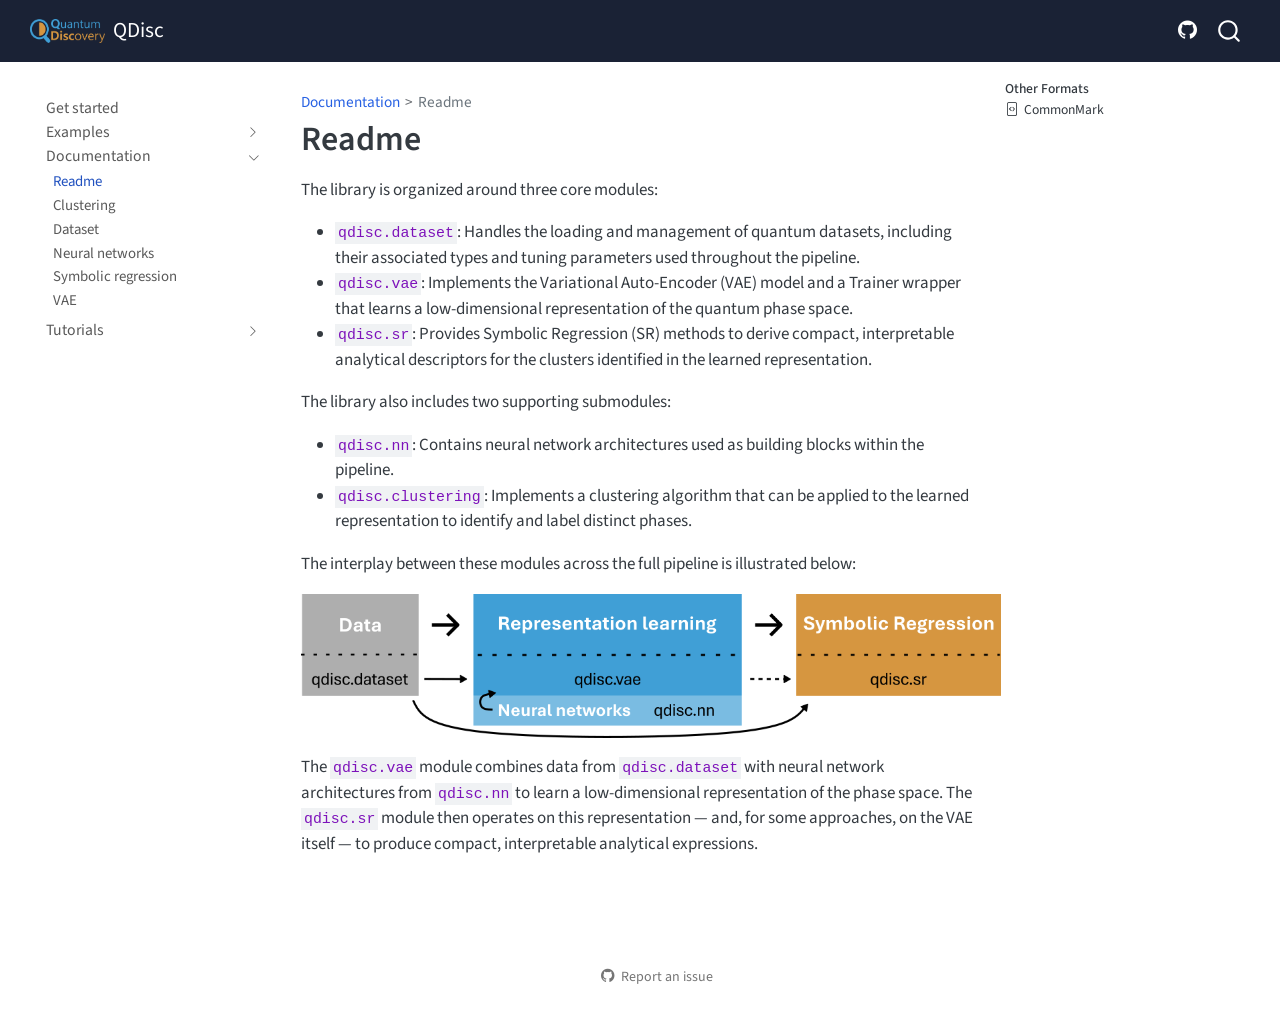
<file: lib_nbs/index_docs.html>
<!DOCTYPE html>
<html xmlns="http://www.w3.org/1999/xhtml" lang="en" xml:lang="en"><head>

<meta charset="utf-8">
<meta name="generator" content="quarto-1.9.37">

<meta name="viewport" content="width=device-width, initial-scale=1.0, user-scalable=yes">


<title>Readme – QDisc</title>
<style>
/* Default styles provided by pandoc.
** See https://pandoc.org/MANUAL.html#variables-for-html for config info.
*/
code{white-space: pre-wrap;}
span.smallcaps{font-variant: small-caps;}
div.columns{display: flex; gap: min(4vw, 1.5em);}
div.column{flex: auto; overflow-x: auto;}
div.hanging-indent{margin-left: 1.5em; text-indent: -1.5em;}
ul.task-list{list-style: none;}
ul.task-list li input[type="checkbox"] {
  width: 0.8em;
  margin: 0 0.8em 0.2em -1em; /* quarto-specific, see https://github.com/quarto-dev/quarto-cli/issues/4556 */ 
  vertical-align: middle;
}
</style>


<script src="../site_libs/quarto-nav/quarto-nav.js"></script>
<script src="../site_libs/quarto-nav/headroom.min.js"></script>
<script src="../site_libs/clipboard/clipboard.min.js"></script>
<script src="../site_libs/quarto-search/autocomplete.umd.js"></script>
<script src="../site_libs/quarto-search/fuse.min.js"></script>
<script src="../site_libs/quarto-search/quarto-search.js"></script>
<meta name="quarto:offset" content="../">
<script src="../site_libs/quarto-html/quarto.js" type="module"></script>
<script src="../site_libs/quarto-html/tabsets/tabsets.js" type="module"></script>
<script src="../site_libs/quarto-html/popper.min.js"></script>
<script src="../site_libs/quarto-html/tippy.umd.min.js"></script>
<script src="../site_libs/quarto-html/anchor.min.js"></script>
<link href="../site_libs/quarto-html/tippy.css" rel="stylesheet">
<link href="../site_libs/quarto-html/quarto-syntax-highlighting-7f8f88aac4f3542376d5c11b86a4c14d.css" rel="stylesheet" id="quarto-text-highlighting-styles">
<script src="../site_libs/bootstrap/bootstrap.min.js"></script>
<link href="../site_libs/bootstrap/bootstrap-icons.css" rel="stylesheet">
<link href="../site_libs/bootstrap/bootstrap-7d0f2692033adbfcebf02552a4d09f1a.min.css" rel="stylesheet" append-hash="true" id="quarto-bootstrap" data-mode="light">
<script id="quarto-search-options" type="application/json">{
  "location": "navbar",
  "copy-button": false,
  "collapse-after": 3,
  "panel-placement": "end",
  "type": "overlay",
  "limit": 50,
  "keyboard-shortcut": [
    "f",
    "/",
    "s"
  ],
  "show-item-context": false,
  "language": {
    "search-no-results-text": "No results",
    "search-matching-documents-text": "matching documents",
    "search-copy-link-title": "Copy link to search",
    "search-hide-matches-text": "Hide additional matches",
    "search-more-match-text": "more match in this document",
    "search-more-matches-text": "more matches in this document",
    "search-clear-button-title": "Clear",
    "search-text-placeholder": "",
    "search-detached-cancel-button-title": "Cancel",
    "search-submit-button-title": "Submit",
    "search-label": "Search"
  }
}</script>


<link rel="stylesheet" href="../styles.css">
<meta property="og:title" content="Readme – QDisc">
<meta property="og:description" content="">
<meta property="og:image" content="https://qic-ibk.github.io/qdisc/lib_nbs/VAE4Spins_pipeline_with_modules_github.png">
<meta property="og:site_name" content="QDisc">
<meta property="og:image:height" content="215">
<meta property="og:image:width" content="1046">
<meta name="twitter:title" content="Readme – QDisc">
<meta name="twitter:description" content="">
<meta name="twitter:image" content="https://qic-ibk.github.io/qdisc/lib_nbs/VAE4Spins_pipeline_with_modules_github.png">
<meta name="twitter:image-height" content="215">
<meta name="twitter:image-width" content="1046">
<meta name="twitter:card" content="summary_large_image">
</head>

<body class="nav-sidebar floating nav-fixed quarto-light">

<div id="quarto-search-results"></div>
  <header id="quarto-header" class="headroom fixed-top">
    <nav class="navbar navbar-expand-lg " data-bs-theme="dark">
      <div class="navbar-container container-fluid">
      <div class="navbar-brand-container mx-auto">
    <a href="../index.html" class="navbar-brand navbar-brand-logo">
    <img src="../figs/qdisc_logo.png" alt="" class="navbar-logo light-content">
    <img src="../figs/qdisc_logo.png" alt="" class="navbar-logo dark-content">
    </a>
    <a class="navbar-brand" href="../index.html">
    <span class="navbar-title">QDisc</span>
    </a>
  </div>
            <div id="quarto-search" class="" title="Search"></div>
          <button class="navbar-toggler" type="button" data-bs-toggle="collapse" data-bs-target="#navbarCollapse" aria-controls="navbarCollapse" role="menu" aria-expanded="false" aria-label="Toggle navigation" onclick="if (window.quartoToggleHeadroom) { window.quartoToggleHeadroom(); }">
  <span class="navbar-toggler-icon"></span>
</button>
          <div class="collapse navbar-collapse" id="navbarCollapse">
            <ul class="navbar-nav navbar-nav-scroll ms-auto">
  <li class="nav-item compact">
    <a class="nav-link" href="https://github.com/qic-ibk/qdisc"> <i class="bi bi-github" role="img">
</i> 
<span class="menu-text"></span></a>
  </li>  
</ul>
          </div> <!-- /navcollapse -->
            <div class="quarto-navbar-tools">
</div>
      </div> <!-- /container-fluid -->
    </nav>
  <nav class="quarto-secondary-nav">
    <div class="container-fluid d-flex">
      <button type="button" class="quarto-btn-toggle btn" data-bs-toggle="collapse" role="button" data-bs-target=".quarto-sidebar-collapse-item" aria-controls="quarto-sidebar" aria-expanded="false" aria-label="Toggle sidebar navigation" onclick="if (window.quartoToggleHeadroom) { window.quartoToggleHeadroom(); }">
        <i class="bi bi-layout-text-sidebar-reverse"></i>
      </button>
        <nav class="quarto-page-breadcrumbs" aria-label="breadcrumb"><ol class="breadcrumb"><li class="breadcrumb-item"><a href="../lib_nbs/index_docs.html">Documentation</a></li><li class="breadcrumb-item"><a href="../lib_nbs/index_docs.html">Readme</a></li></ol></nav>
        <a class="flex-grow-1" role="navigation" data-bs-toggle="collapse" data-bs-target=".quarto-sidebar-collapse-item" aria-controls="quarto-sidebar" aria-expanded="false" aria-label="Toggle sidebar navigation" onclick="if (window.quartoToggleHeadroom) { window.quartoToggleHeadroom(); }">      
        </a>
    </div>
  </nav>
</header>
<!-- content -->
<div id="quarto-content" class="quarto-container page-columns page-rows-contents page-layout-article page-navbar">
<!-- sidebar -->
  <nav id="quarto-sidebar" class="sidebar collapse collapse-horizontal quarto-sidebar-collapse-item sidebar-navigation floating overflow-auto">
    <div class="sidebar-menu-container"> 
    <ul class="list-unstyled mt-1">
        <li class="sidebar-item">
  <div class="sidebar-item-container"> 
  <a href="../index.html" class="sidebar-item-text sidebar-link">
 <span class="menu-text">Get started</span></a>
  </div>
</li>
        <li class="sidebar-item sidebar-item-section">
      <div class="sidebar-item-container"> 
            <a class="sidebar-item-text sidebar-link text-start collapsed" data-bs-toggle="collapse" data-bs-target="#quarto-sidebar-section-1" role="navigation" aria-expanded="false">
 <span class="menu-text">Examples</span></a>
          <a class="sidebar-item-toggle text-start collapsed" data-bs-toggle="collapse" data-bs-target="#quarto-sidebar-section-1" role="navigation" aria-expanded="false" aria-label="Toggle section">
            <i class="bi bi-chevron-right ms-2"></i>
          </a> 
      </div>
      <ul id="quarto-sidebar-section-1" class="collapse list-unstyled sidebar-section depth1 ">  
          <li class="sidebar-item">
  <div class="sidebar-item-container"> 
  <a href="../examples/index_examples.html" class="sidebar-item-text sidebar-link">
 <span class="menu-text">Readme</span></a>
  </div>
</li>
          <li class="sidebar-item">
  <div class="sidebar-item-container"> 
  <a href="../examples/qdisc_rydberg.html" class="sidebar-item-text sidebar-link">
 <span class="menu-text">Rydberg atoms</span></a>
  </div>
</li>
          <li class="sidebar-item">
  <div class="sidebar-item-container"> 
  <a href="../examples/qdisc_clusterising.html" class="sidebar-item-text sidebar-link">
 <span class="menu-text">Cluster Ising model</span></a>
  </div>
</li>
          <li class="sidebar-item">
  <div class="sidebar-item-container"> 
  <a href="../examples/qdisc_fkm.html" class="sidebar-item-text sidebar-link">
 <span class="menu-text">Falinov-Kimbal model</span></a>
  </div>
</li>
      </ul>
  </li>
        <li class="sidebar-item sidebar-item-section">
      <div class="sidebar-item-container"> 
            <a class="sidebar-item-text sidebar-link text-start" data-bs-toggle="collapse" data-bs-target="#quarto-sidebar-section-2" role="navigation" aria-expanded="true">
 <span class="menu-text">Documentation</span></a>
          <a class="sidebar-item-toggle text-start" data-bs-toggle="collapse" data-bs-target="#quarto-sidebar-section-2" role="navigation" aria-expanded="true" aria-label="Toggle section">
            <i class="bi bi-chevron-right ms-2"></i>
          </a> 
      </div>
      <ul id="quarto-sidebar-section-2" class="collapse list-unstyled sidebar-section depth1 show">  
          <li class="sidebar-item">
  <div class="sidebar-item-container"> 
  <a href="../lib_nbs/index_docs.html" class="sidebar-item-text sidebar-link active">
 <span class="menu-text">Readme</span></a>
  </div>
</li>
          <li class="sidebar-item">
  <div class="sidebar-item-container"> 
  <a href="../lib_nbs/clustering/core.html" class="sidebar-item-text sidebar-link">
 <span class="menu-text">Clustering</span></a>
  </div>
</li>
          <li class="sidebar-item">
  <div class="sidebar-item-container"> 
  <a href="../lib_nbs/dataset/core.html" class="sidebar-item-text sidebar-link">
 <span class="menu-text">Dataset</span></a>
  </div>
</li>
          <li class="sidebar-item">
  <div class="sidebar-item-container"> 
  <a href="../lib_nbs/nn/core.html" class="sidebar-item-text sidebar-link">
 <span class="menu-text">Neural networks</span></a>
  </div>
</li>
          <li class="sidebar-item">
  <div class="sidebar-item-container"> 
  <a href="../lib_nbs/sr/core.html" class="sidebar-item-text sidebar-link">
 <span class="menu-text">Symbolic regression</span></a>
  </div>
</li>
          <li class="sidebar-item">
  <div class="sidebar-item-container"> 
  <a href="../lib_nbs/vae/core.html" class="sidebar-item-text sidebar-link">
 <span class="menu-text">VAE</span></a>
  </div>
</li>
      </ul>
  </li>
        <li class="sidebar-item sidebar-item-section">
      <div class="sidebar-item-container"> 
            <a class="sidebar-item-text sidebar-link text-start collapsed" data-bs-toggle="collapse" data-bs-target="#quarto-sidebar-section-3" role="navigation" aria-expanded="false">
 <span class="menu-text">Tutorials</span></a>
          <a class="sidebar-item-toggle text-start collapsed" data-bs-toggle="collapse" data-bs-target="#quarto-sidebar-section-3" role="navigation" aria-expanded="false" aria-label="Toggle section">
            <i class="bi bi-chevron-right ms-2"></i>
          </a> 
      </div>
      <ul id="quarto-sidebar-section-3" class="collapse list-unstyled sidebar-section depth1 ">  
          <li class="sidebar-item">
  <div class="sidebar-item-container"> 
  <a href="../tutorials/j1j2_tuto1_vae.html" class="sidebar-item-text sidebar-link">
 <span class="menu-text">Training VAEs on quantum data</span></a>
  </div>
</li>
          <li class="sidebar-item">
  <div class="sidebar-item-container"> 
  <a href="../tutorials/j1j2_tuto2_sr.html" class="sidebar-item-text sidebar-link">
 <span class="menu-text">Extracting order parameters with SR</span></a>
  </div>
</li>
      </ul>
  </li>
    </ul>
    </div>
</nav>
<div id="quarto-sidebar-glass" class="quarto-sidebar-collapse-item" data-bs-toggle="collapse" data-bs-target=".quarto-sidebar-collapse-item"></div>
<!-- margin-sidebar -->
    <div id="quarto-margin-sidebar" class="sidebar margin-sidebar">
        
    <div class="quarto-alternate-formats"><h2>Other Formats</h2><ul><li><a href="index_docs.html.md"><i class="bi bi-file-code"></i>CommonMark</a></li></ul></div></div>
<!-- main -->
<main class="content" id="quarto-document-content">

<header id="title-block-header" class="quarto-title-block default"><nav class="quarto-page-breadcrumbs quarto-title-breadcrumbs d-none d-lg-block" aria-label="breadcrumb"><ol class="breadcrumb"><li class="breadcrumb-item"><a href="../lib_nbs/index_docs.html">Documentation</a></li><li class="breadcrumb-item"><a href="../lib_nbs/index_docs.html">Readme</a></li></ol></nav>
<div class="quarto-title">
<h1 class="title">Readme</h1>
</div>



<div class="quarto-title-meta">

    
  
    
  </div>
  


</header>


<!-- WARNING: THIS FILE WAS AUTOGENERATED! DO NOT EDIT! -->
<p>The library is organized around three core modules:</p>
<ul>
<li><code>qdisc.dataset</code>: Handles the loading and management of quantum datasets, including their associated types and tuning parameters used throughout the pipeline.</li>
<li><code>qdisc.vae</code>: Implements the Variational Auto-Encoder (VAE) model and a Trainer wrapper that learns a low-dimensional representation of the quantum phase space.</li>
<li><code>qdisc.sr</code>: Provides Symbolic Regression (SR) methods to derive compact, interpretable analytical descriptors for the clusters identified in the learned representation.</li>
</ul>
<p>The library also includes two supporting submodules:</p>
<ul>
<li><code>qdisc.nn</code>: Contains neural network architectures used as building blocks within the pipeline.</li>
<li><code>qdisc.clustering</code>: Implements a clustering algorithm that can be applied to the learned representation to identify and label distinct phases.</li>
</ul>
<p>The interplay between these modules across the full pipeline is illustrated below:</p>
<p align="center">
</p><p><img width="700" src="VAE4Spins_pipeline_with_modules_github.png"></p>
<p>The <code>qdisc.vae</code> module combines data from <code>qdisc.dataset</code> with neural network architectures from <code>qdisc.nn</code> to learn a low-dimensional representation of the phase space. The <code>qdisc.sr</code> module then operates on this representation — and, for some approaches, on the VAE itself — to produce compact, interpretable analytical expressions.</p>



</main> <!-- /main -->
<script id="quarto-html-after-body" type="application/javascript">
  window.document.addEventListener("DOMContentLoaded", function (event) {
    const icon = "";
    const anchorJS = new window.AnchorJS();
    anchorJS.options = {
      placement: 'right',
      icon: icon
    };
    anchorJS.add('.anchored');
    const isCodeAnnotation = (el) => {
      for (const clz of el.classList) {
        if (clz.startsWith('code-annotation-')) {                     
          return true;
        }
      }
      return false;
    }
    const onCopySuccess = function(e) {
      // button target
      const button = e.trigger;
      // don't keep focus
      button.blur();
      // flash "checked"
      button.classList.add('code-copy-button-checked');
      var currentTitle = button.getAttribute("title");
      button.setAttribute("title", "Copied!");
      let tooltip;
      if (window.bootstrap) {
        button.setAttribute("data-bs-toggle", "tooltip");
        button.setAttribute("data-bs-placement", "left");
        button.setAttribute("data-bs-title", "Copied!");
        tooltip = new bootstrap.Tooltip(button, 
          { trigger: "manual", 
            customClass: "code-copy-button-tooltip",
            offset: [0, -8]});
        tooltip.show();    
      }
      setTimeout(function() {
        if (tooltip) {
          tooltip.hide();
          button.removeAttribute("data-bs-title");
          button.removeAttribute("data-bs-toggle");
          button.removeAttribute("data-bs-placement");
        }
        button.setAttribute("title", currentTitle);
        button.classList.remove('code-copy-button-checked');
      }, 1000);
      // clear code selection
      e.clearSelection();
    }
    const getTextToCopy = function(trigger) {
      const outerScaffold = trigger.parentElement.cloneNode(true);
      const codeEl = outerScaffold.querySelector('code');
      for (const childEl of codeEl.children) {
        if (isCodeAnnotation(childEl)) {
          childEl.remove();
        }
      }
      return codeEl.innerText;
    }
    const clipboard = new window.ClipboardJS('.code-copy-button:not([data-in-quarto-modal])', {
      text: getTextToCopy
    });
    clipboard.on('success', onCopySuccess);
    if (window.document.getElementById('quarto-embedded-source-code-modal')) {
      const clipboardModal = new window.ClipboardJS('.code-copy-button[data-in-quarto-modal]', {
        text: getTextToCopy,
        container: window.document.getElementById('quarto-embedded-source-code-modal')
      });
      clipboardModal.on('success', onCopySuccess);
    }
      var localhostRegex = new RegExp(/^(?:http|https):\/\/localhost\:?[0-9]*\//);
      var mailtoRegex = new RegExp(/^mailto:/);
        var filterRegex = new RegExp("https:\/\/qic-ibk\.github\.io\/qdisc\/");
      var isInternal = (href) => {
          return filterRegex.test(href) || localhostRegex.test(href) || mailtoRegex.test(href);
      }
      // Inspect non-navigation links and adorn them if external
     var links = window.document.querySelectorAll('a[href]:not(.nav-link):not(.navbar-brand):not(.toc-action):not(.sidebar-link):not(.sidebar-item-toggle):not(.pagination-link):not(.no-external):not([aria-hidden]):not(.dropdown-item):not(.quarto-navigation-tool):not(.about-link)');
      for (var i=0; i<links.length; i++) {
        const link = links[i];
        if (!isInternal(link.href)) {
          // undo the damage that might have been done by quarto-nav.js in the case of
          // links that we want to consider external
          if (link.dataset.originalHref !== undefined) {
            link.href = link.dataset.originalHref;
          }
        }
      }
    function tippyHover(el, contentFn, onTriggerFn, onUntriggerFn) {
      const config = {
        allowHTML: true,
        maxWidth: 500,
        delay: 100,
        arrow: false,
        appendTo: function(el) {
            return el.parentElement;
        },
        interactive: true,
        interactiveBorder: 10,
        theme: 'quarto',
        placement: 'bottom-start',
      };
      if (contentFn) {
        config.content = contentFn;
      }
      if (onTriggerFn) {
        config.onTrigger = onTriggerFn;
      }
      if (onUntriggerFn) {
        config.onUntrigger = onUntriggerFn;
      }
      window.tippy(el, config); 
    }
    const noterefs = window.document.querySelectorAll('a[role="doc-noteref"]');
    for (var i=0; i<noterefs.length; i++) {
      const ref = noterefs[i];
      tippyHover(ref, function() {
        // use id or data attribute instead here
        let href = ref.getAttribute('data-footnote-href') || ref.getAttribute('href');
        try { href = new URL(href).hash; } catch {}
        const id = href.replace(/^#\/?/, "");
        const note = window.document.getElementById(id);
        if (note) {
          return note.innerHTML;
        } else {
          return "";
        }
      });
    }
    const xrefs = window.document.querySelectorAll('a.quarto-xref');
    const processXRef = (id, note) => {
      // Strip column container classes
      const stripColumnClz = (el) => {
        el.classList.remove("page-full", "page-columns");
        if (el.children) {
          for (const child of el.children) {
            stripColumnClz(child);
          }
        }
      }
      stripColumnClz(note)
      if (id === null || id.startsWith('sec-')) {
        // Special case sections, only their first couple elements
        const container = document.createElement("div");
        if (note.children && note.children.length > 2) {
          container.appendChild(note.children[0].cloneNode(true));
          for (let i = 1; i < note.children.length; i++) {
            const child = note.children[i];
            if (child.tagName === "P" && child.innerText === "") {
              continue;
            } else {
              container.appendChild(child.cloneNode(true));
              break;
            }
          }
          if (window.Quarto?.typesetMath) {
            window.Quarto.typesetMath(container);
          }
          return container.innerHTML
        } else {
          if (window.Quarto?.typesetMath) {
            window.Quarto.typesetMath(note);
          }
          return note.innerHTML;
        }
      } else {
        // Remove any anchor links if they are present
        const anchorLink = note.querySelector('a.anchorjs-link');
        if (anchorLink) {
          anchorLink.remove();
        }
        if (window.Quarto?.typesetMath) {
          window.Quarto.typesetMath(note);
        }
        if (note.classList.contains("callout")) {
          return note.outerHTML;
        } else {
          return note.innerHTML;
        }
      }
    }
    for (var i=0; i<xrefs.length; i++) {
      const xref = xrefs[i];
      tippyHover(xref, undefined, function(instance) {
        instance.disable();
        let url = xref.getAttribute('href');
        let hash = undefined; 
        if (url.startsWith('#')) {
          hash = url;
        } else {
          try { hash = new URL(url).hash; } catch {}
        }
        if (hash) {
          const id = hash.replace(/^#\/?/, "");
          const note = window.document.getElementById(id);
          if (note !== null) {
            try {
              const html = processXRef(id, note.cloneNode(true));
              instance.setContent(html);
            } finally {
              instance.enable();
              instance.show();
            }
          } else {
            // See if we can fetch this
            fetch(url.split('#')[0])
            .then(res => res.text())
            .then(html => {
              const parser = new DOMParser();
              const htmlDoc = parser.parseFromString(html, "text/html");
              const note = htmlDoc.getElementById(id);
              if (note !== null) {
                const html = processXRef(id, note);
                instance.setContent(html);
              } 
            }).finally(() => {
              instance.enable();
              instance.show();
            });
          }
        } else {
          // See if we can fetch a full url (with no hash to target)
          // This is a special case and we should probably do some content thinning / targeting
          fetch(url)
          .then(res => res.text())
          .then(html => {
            const parser = new DOMParser();
            const htmlDoc = parser.parseFromString(html, "text/html");
            const note = htmlDoc.querySelector('main.content');
            if (note !== null) {
              // This should only happen for chapter cross references
              // (since there is no id in the URL)
              // remove the first header
              if (note.children.length > 0 && note.children[0].tagName === "HEADER") {
                note.children[0].remove();
              }
              const html = processXRef(null, note);
              instance.setContent(html);
            } 
          }).finally(() => {
            instance.enable();
            instance.show();
          });
        }
      }, function(instance) {
      });
    }
        let selectedAnnoteEl;
        const selectorForAnnotation = ( cell, annotation) => {
          let cellAttr = 'data-code-cell="' + cell + '"';
          let lineAttr = 'data-code-annotation="' +  annotation + '"';
          const selector = 'span[' + cellAttr + '][' + lineAttr + ']';
          return selector;
        }
        const selectCodeLines = (annoteEl) => {
          const doc = window.document;
          const targetCell = annoteEl.getAttribute("data-target-cell");
          const targetAnnotation = annoteEl.getAttribute("data-target-annotation");
          const annoteSpan = window.document.querySelector(selectorForAnnotation(targetCell, targetAnnotation));
          const lines = annoteSpan.getAttribute("data-code-lines").split(",");
          const lineIds = lines.map((line) => {
            return targetCell + "-" + line;
          })
          let top = null;
          let height = null;
          let parent = null;
          if (lineIds.length > 0) {
              //compute the position of the single el (top and bottom and make a div)
              const el = window.document.getElementById(lineIds[0]);
              top = el.offsetTop;
              height = el.offsetHeight;
              parent = el.parentElement.parentElement;
            if (lineIds.length > 1) {
              const lastEl = window.document.getElementById(lineIds[lineIds.length - 1]);
              const bottom = lastEl.offsetTop + lastEl.offsetHeight;
              height = bottom - top;
            }
            if (top !== null && height !== null && parent !== null) {
              // cook up a div (if necessary) and position it 
              let div = window.document.getElementById("code-annotation-line-highlight");
              if (div === null) {
                div = window.document.createElement("div");
                div.setAttribute("id", "code-annotation-line-highlight");
                div.style.position = 'absolute';
                parent.appendChild(div);
              }
              div.style.top = top - 2 + "px";
              div.style.height = height + 4 + "px";
              div.style.left = 0;
              let gutterDiv = window.document.getElementById("code-annotation-line-highlight-gutter");
              if (gutterDiv === null) {
                gutterDiv = window.document.createElement("div");
                gutterDiv.setAttribute("id", "code-annotation-line-highlight-gutter");
                gutterDiv.style.position = 'absolute';
                const codeCell = window.document.getElementById(targetCell);
                const gutter = codeCell.querySelector('.code-annotation-gutter');
                gutter.appendChild(gutterDiv);
              }
              gutterDiv.style.top = top - 2 + "px";
              gutterDiv.style.height = height + 4 + "px";
            }
            selectedAnnoteEl = annoteEl;
          }
        };
        const unselectCodeLines = () => {
          const elementsIds = ["code-annotation-line-highlight", "code-annotation-line-highlight-gutter"];
          elementsIds.forEach((elId) => {
            const div = window.document.getElementById(elId);
            if (div) {
              div.remove();
            }
          });
          selectedAnnoteEl = undefined;
        };
          // Handle positioning of the toggle
      window.addEventListener(
        "resize",
        throttle(() => {
          elRect = undefined;
          if (selectedAnnoteEl) {
            selectCodeLines(selectedAnnoteEl);
          }
        }, 10)
      );
      function throttle(fn, ms) {
      let throttle = false;
      let timer;
        return (...args) => {
          if(!throttle) { // first call gets through
              fn.apply(this, args);
              throttle = true;
          } else { // all the others get throttled
              if(timer) clearTimeout(timer); // cancel #2
              timer = setTimeout(() => {
                fn.apply(this, args);
                timer = throttle = false;
              }, ms);
          }
        };
      }
        // Attach click handler to the DT
        const annoteDls = window.document.querySelectorAll('dt[data-target-cell]');
        for (const annoteDlNode of annoteDls) {
          annoteDlNode.addEventListener('click', (event) => {
            const clickedEl = event.target;
            if (clickedEl !== selectedAnnoteEl) {
              unselectCodeLines();
              const activeEl = window.document.querySelector('dt[data-target-cell].code-annotation-active');
              if (activeEl) {
                activeEl.classList.remove('code-annotation-active');
              }
              selectCodeLines(clickedEl);
              clickedEl.classList.add('code-annotation-active');
            } else {
              // Unselect the line
              unselectCodeLines();
              clickedEl.classList.remove('code-annotation-active');
            }
          });
        }
    const findCites = (el) => {
      const parentEl = el.parentElement;
      if (parentEl) {
        const cites = parentEl.dataset.cites;
        if (cites) {
          return {
            el,
            cites: cites.split(' ')
          };
        } else {
          return findCites(el.parentElement)
        }
      } else {
        return undefined;
      }
    };
    var bibliorefs = window.document.querySelectorAll('a[role="doc-biblioref"]');
    for (var i=0; i<bibliorefs.length; i++) {
      const ref = bibliorefs[i];
      const citeInfo = findCites(ref);
      if (citeInfo) {
        tippyHover(citeInfo.el, function() {
          var popup = window.document.createElement('div');
          citeInfo.cites.forEach(function(cite) {
            var citeDiv = window.document.createElement('div');
            citeDiv.classList.add('hanging-indent');
            citeDiv.classList.add('csl-entry');
            var biblioDiv = window.document.getElementById('ref-' + cite);
            if (biblioDiv) {
              citeDiv.innerHTML = biblioDiv.innerHTML;
            }
            popup.appendChild(citeDiv);
          });
          return popup.innerHTML;
        });
      }
    }
  });
  </script>
</div> <!-- /content -->




<footer class="footer"><div class="nav-footer"><div class="nav-footer-center"><div class="toc-actions"><ul><li><a href="https://github.com/qic-ibk/qdisc/issues/new" class="toc-action"><i class="bi bi-github"></i>Report an issue</a></li></ul></div></div></div></footer></body></html>
</file>
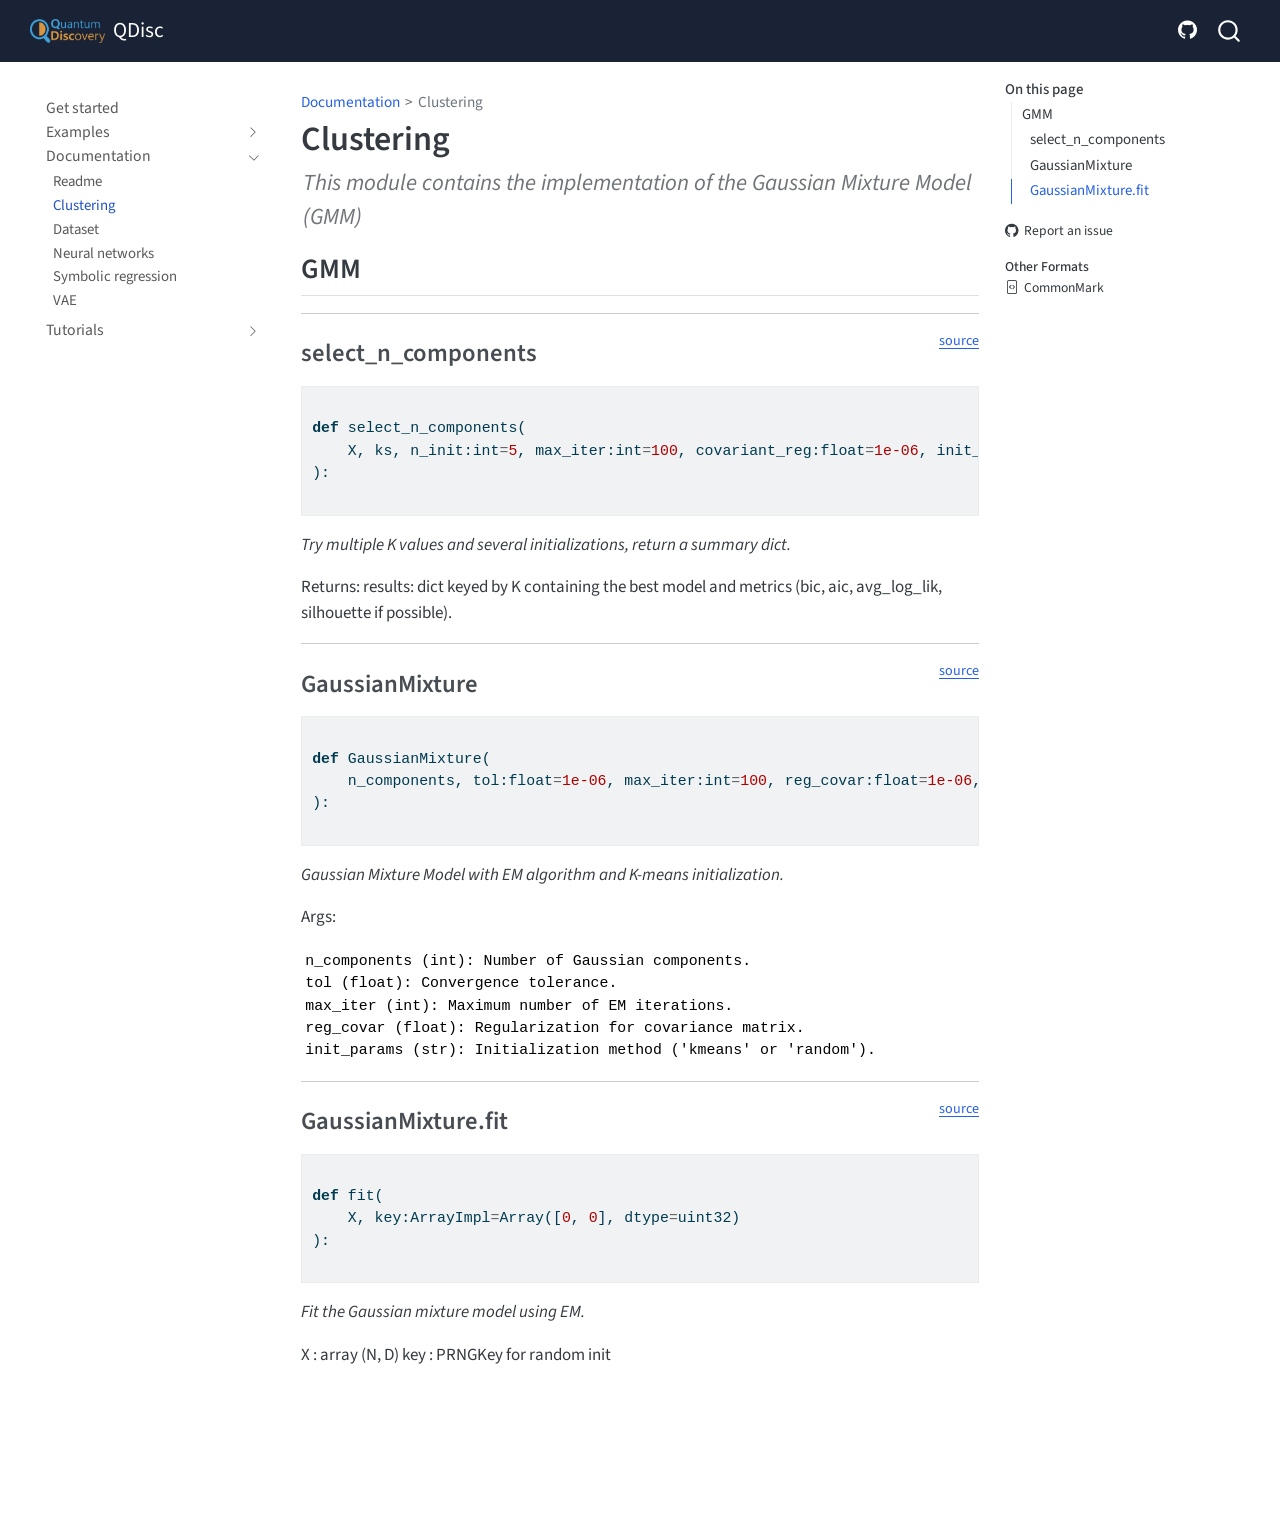
<file: lib_nbs/clustering/core.html>
<!DOCTYPE html>
<html xmlns="http://www.w3.org/1999/xhtml" lang="en" xml:lang="en"><head>

<meta charset="utf-8">
<meta name="generator" content="quarto-1.9.37">

<meta name="viewport" content="width=device-width, initial-scale=1.0, user-scalable=yes">

<meta name="description" content="This module contains the implementation of the Gaussian Mixture Model (GMM)">

<title>Clustering – QDisc</title>
<style>
/* Default styles provided by pandoc.
** See https://pandoc.org/MANUAL.html#variables-for-html for config info.
*/
code{white-space: pre-wrap;}
span.smallcaps{font-variant: small-caps;}
div.columns{display: flex; gap: min(4vw, 1.5em);}
div.column{flex: auto; overflow-x: auto;}
div.hanging-indent{margin-left: 1.5em; text-indent: -1.5em;}
ul.task-list{list-style: none;}
ul.task-list li input[type="checkbox"] {
  width: 0.8em;
  margin: 0 0.8em 0.2em -1em; /* quarto-specific, see https://github.com/quarto-dev/quarto-cli/issues/4556 */ 
  vertical-align: middle;
}
/* CSS for syntax highlighting */
html { -webkit-text-size-adjust: 100%; }
pre > code.sourceCode { white-space: pre; position: relative; }
pre > code.sourceCode > span { display: inline-block; line-height: 1.25; }
pre > code.sourceCode > span:empty { height: 1.2em; }
.sourceCode { overflow: visible; }
code.sourceCode > span { color: inherit; text-decoration: inherit; }
div.sourceCode { margin: 1em 0; }
pre.sourceCode { margin: 0; }
@media screen {
div.sourceCode { overflow: auto; }
}
@media print {
pre > code.sourceCode { white-space: pre-wrap; }
pre > code.sourceCode > span { text-indent: -5em; padding-left: 5em; }
}
pre.numberSource code
  { counter-reset: source-line 0; }
pre.numberSource code > span
  { position: relative; left: -4em; counter-increment: source-line; }
pre.numberSource code > span > a:first-child::before
  { content: counter(source-line);
    position: relative; left: -1em; text-align: right; vertical-align: baseline;
    border: none; display: inline-block;
    -webkit-touch-callout: none; -webkit-user-select: none;
    -khtml-user-select: none; -moz-user-select: none;
    -ms-user-select: none; user-select: none;
    padding: 0 4px; width: 4em;
  }
pre.numberSource { margin-left: 3em;  padding-left: 4px; }
div.sourceCode
  {   }
@media screen {
pre > code.sourceCode > span > a:first-child::before { text-decoration: underline; }
}
</style>


<script src="../../site_libs/quarto-nav/quarto-nav.js"></script>
<script src="../../site_libs/quarto-nav/headroom.min.js"></script>
<script src="../../site_libs/clipboard/clipboard.min.js"></script>
<script src="../../site_libs/quarto-search/autocomplete.umd.js"></script>
<script src="../../site_libs/quarto-search/fuse.min.js"></script>
<script src="../../site_libs/quarto-search/quarto-search.js"></script>
<meta name="quarto:offset" content="../../">
<script src="../../site_libs/quarto-html/quarto.js" type="module"></script>
<script src="../../site_libs/quarto-html/tabsets/tabsets.js" type="module"></script>
<script src="../../site_libs/quarto-html/popper.min.js"></script>
<script src="../../site_libs/quarto-html/tippy.umd.min.js"></script>
<script src="../../site_libs/quarto-html/anchor.min.js"></script>
<link href="../../site_libs/quarto-html/tippy.css" rel="stylesheet">
<link href="../../site_libs/quarto-html/quarto-syntax-highlighting-7f8f88aac4f3542376d5c11b86a4c14d.css" rel="stylesheet" id="quarto-text-highlighting-styles">
<script src="../../site_libs/bootstrap/bootstrap.min.js"></script>
<link href="../../site_libs/bootstrap/bootstrap-icons.css" rel="stylesheet">
<link href="../../site_libs/bootstrap/bootstrap-7d0f2692033adbfcebf02552a4d09f1a.min.css" rel="stylesheet" append-hash="true" id="quarto-bootstrap" data-mode="light">
<script id="quarto-search-options" type="application/json">{
  "location": "navbar",
  "copy-button": false,
  "collapse-after": 3,
  "panel-placement": "end",
  "type": "overlay",
  "limit": 50,
  "keyboard-shortcut": [
    "f",
    "/",
    "s"
  ],
  "show-item-context": false,
  "language": {
    "search-no-results-text": "No results",
    "search-matching-documents-text": "matching documents",
    "search-copy-link-title": "Copy link to search",
    "search-hide-matches-text": "Hide additional matches",
    "search-more-match-text": "more match in this document",
    "search-more-matches-text": "more matches in this document",
    "search-clear-button-title": "Clear",
    "search-text-placeholder": "",
    "search-detached-cancel-button-title": "Cancel",
    "search-submit-button-title": "Submit",
    "search-label": "Search"
  }
}</script>


<link rel="stylesheet" href="../../styles.css">
<meta property="og:title" content="Clustering – QDisc">
<meta property="og:description" content="This module contains the implementation of the Gaussian Mixture Model (GMM)">
<meta property="og:site_name" content="QDisc">
<meta name="twitter:title" content="Clustering – QDisc">
<meta name="twitter:description" content="This module contains the implementation of the Gaussian Mixture Model (GMM)">
<meta name="twitter:card" content="summary">
</head>

<body class="nav-sidebar floating nav-fixed quarto-light">

<div id="quarto-search-results"></div>
  <header id="quarto-header" class="headroom fixed-top">
    <nav class="navbar navbar-expand-lg " data-bs-theme="dark">
      <div class="navbar-container container-fluid">
      <div class="navbar-brand-container mx-auto">
    <a href="../../index.html" class="navbar-brand navbar-brand-logo">
    <img src="../../figs/qdisc_logo.png" alt="" class="navbar-logo light-content">
    <img src="../../figs/qdisc_logo.png" alt="" class="navbar-logo dark-content">
    </a>
    <a class="navbar-brand" href="../../index.html">
    <span class="navbar-title">QDisc</span>
    </a>
  </div>
            <div id="quarto-search" class="" title="Search"></div>
          <button class="navbar-toggler" type="button" data-bs-toggle="collapse" data-bs-target="#navbarCollapse" aria-controls="navbarCollapse" role="menu" aria-expanded="false" aria-label="Toggle navigation" onclick="if (window.quartoToggleHeadroom) { window.quartoToggleHeadroom(); }">
  <span class="navbar-toggler-icon"></span>
</button>
          <div class="collapse navbar-collapse" id="navbarCollapse">
            <ul class="navbar-nav navbar-nav-scroll ms-auto">
  <li class="nav-item compact">
    <a class="nav-link" href="https://github.com/qic-ibk/qdisc"> <i class="bi bi-github" role="img">
</i> 
<span class="menu-text"></span></a>
  </li>  
</ul>
          </div> <!-- /navcollapse -->
            <div class="quarto-navbar-tools">
</div>
      </div> <!-- /container-fluid -->
    </nav>
  <nav class="quarto-secondary-nav">
    <div class="container-fluid d-flex">
      <button type="button" class="quarto-btn-toggle btn" data-bs-toggle="collapse" role="button" data-bs-target=".quarto-sidebar-collapse-item" aria-controls="quarto-sidebar" aria-expanded="false" aria-label="Toggle sidebar navigation" onclick="if (window.quartoToggleHeadroom) { window.quartoToggleHeadroom(); }">
        <i class="bi bi-layout-text-sidebar-reverse"></i>
      </button>
        <nav class="quarto-page-breadcrumbs" aria-label="breadcrumb"><ol class="breadcrumb"><li class="breadcrumb-item"><a href="../../lib_nbs/index_docs.html">Documentation</a></li><li class="breadcrumb-item"><a href="../../lib_nbs/clustering/core.html">Clustering</a></li></ol></nav>
        <a class="flex-grow-1" role="navigation" data-bs-toggle="collapse" data-bs-target=".quarto-sidebar-collapse-item" aria-controls="quarto-sidebar" aria-expanded="false" aria-label="Toggle sidebar navigation" onclick="if (window.quartoToggleHeadroom) { window.quartoToggleHeadroom(); }">      
        </a>
    </div>
  </nav>
</header>
<!-- content -->
<div id="quarto-content" class="quarto-container page-columns page-rows-contents page-layout-article page-navbar">
<!-- sidebar -->
  <nav id="quarto-sidebar" class="sidebar collapse collapse-horizontal quarto-sidebar-collapse-item sidebar-navigation floating overflow-auto">
    <div class="sidebar-menu-container"> 
    <ul class="list-unstyled mt-1">
        <li class="sidebar-item">
  <div class="sidebar-item-container"> 
  <a href="../../index.html" class="sidebar-item-text sidebar-link">
 <span class="menu-text">Get started</span></a>
  </div>
</li>
        <li class="sidebar-item sidebar-item-section">
      <div class="sidebar-item-container"> 
            <a class="sidebar-item-text sidebar-link text-start collapsed" data-bs-toggle="collapse" data-bs-target="#quarto-sidebar-section-1" role="navigation" aria-expanded="false">
 <span class="menu-text">Examples</span></a>
          <a class="sidebar-item-toggle text-start collapsed" data-bs-toggle="collapse" data-bs-target="#quarto-sidebar-section-1" role="navigation" aria-expanded="false" aria-label="Toggle section">
            <i class="bi bi-chevron-right ms-2"></i>
          </a> 
      </div>
      <ul id="quarto-sidebar-section-1" class="collapse list-unstyled sidebar-section depth1 ">  
          <li class="sidebar-item">
  <div class="sidebar-item-container"> 
  <a href="../../examples/index_examples.html" class="sidebar-item-text sidebar-link">
 <span class="menu-text">Readme</span></a>
  </div>
</li>
          <li class="sidebar-item">
  <div class="sidebar-item-container"> 
  <a href="../../examples/qdisc_rydberg.html" class="sidebar-item-text sidebar-link">
 <span class="menu-text">Rydberg atoms</span></a>
  </div>
</li>
          <li class="sidebar-item">
  <div class="sidebar-item-container"> 
  <a href="../../examples/qdisc_clusterising.html" class="sidebar-item-text sidebar-link">
 <span class="menu-text">Cluster Ising model</span></a>
  </div>
</li>
          <li class="sidebar-item">
  <div class="sidebar-item-container"> 
  <a href="../../examples/qdisc_fkm.html" class="sidebar-item-text sidebar-link">
 <span class="menu-text">Falinov-Kimbal model</span></a>
  </div>
</li>
      </ul>
  </li>
        <li class="sidebar-item sidebar-item-section">
      <div class="sidebar-item-container"> 
            <a class="sidebar-item-text sidebar-link text-start" data-bs-toggle="collapse" data-bs-target="#quarto-sidebar-section-2" role="navigation" aria-expanded="true">
 <span class="menu-text">Documentation</span></a>
          <a class="sidebar-item-toggle text-start" data-bs-toggle="collapse" data-bs-target="#quarto-sidebar-section-2" role="navigation" aria-expanded="true" aria-label="Toggle section">
            <i class="bi bi-chevron-right ms-2"></i>
          </a> 
      </div>
      <ul id="quarto-sidebar-section-2" class="collapse list-unstyled sidebar-section depth1 show">  
          <li class="sidebar-item">
  <div class="sidebar-item-container"> 
  <a href="../../lib_nbs/index_docs.html" class="sidebar-item-text sidebar-link">
 <span class="menu-text">Readme</span></a>
  </div>
</li>
          <li class="sidebar-item">
  <div class="sidebar-item-container"> 
  <a href="../../lib_nbs/clustering/core.html" class="sidebar-item-text sidebar-link active">
 <span class="menu-text">Clustering</span></a>
  </div>
</li>
          <li class="sidebar-item">
  <div class="sidebar-item-container"> 
  <a href="../../lib_nbs/dataset/core.html" class="sidebar-item-text sidebar-link">
 <span class="menu-text">Dataset</span></a>
  </div>
</li>
          <li class="sidebar-item">
  <div class="sidebar-item-container"> 
  <a href="../../lib_nbs/nn/core.html" class="sidebar-item-text sidebar-link">
 <span class="menu-text">Neural networks</span></a>
  </div>
</li>
          <li class="sidebar-item">
  <div class="sidebar-item-container"> 
  <a href="../../lib_nbs/sr/core.html" class="sidebar-item-text sidebar-link">
 <span class="menu-text">Symbolic regression</span></a>
  </div>
</li>
          <li class="sidebar-item">
  <div class="sidebar-item-container"> 
  <a href="../../lib_nbs/vae/core.html" class="sidebar-item-text sidebar-link">
 <span class="menu-text">VAE</span></a>
  </div>
</li>
      </ul>
  </li>
        <li class="sidebar-item sidebar-item-section">
      <div class="sidebar-item-container"> 
            <a class="sidebar-item-text sidebar-link text-start collapsed" data-bs-toggle="collapse" data-bs-target="#quarto-sidebar-section-3" role="navigation" aria-expanded="false">
 <span class="menu-text">Tutorials</span></a>
          <a class="sidebar-item-toggle text-start collapsed" data-bs-toggle="collapse" data-bs-target="#quarto-sidebar-section-3" role="navigation" aria-expanded="false" aria-label="Toggle section">
            <i class="bi bi-chevron-right ms-2"></i>
          </a> 
      </div>
      <ul id="quarto-sidebar-section-3" class="collapse list-unstyled sidebar-section depth1 ">  
          <li class="sidebar-item">
  <div class="sidebar-item-container"> 
  <a href="../../tutorials/j1j2_tuto1_vae.html" class="sidebar-item-text sidebar-link">
 <span class="menu-text">Training VAEs on quantum data</span></a>
  </div>
</li>
          <li class="sidebar-item">
  <div class="sidebar-item-container"> 
  <a href="../../tutorials/j1j2_tuto2_sr.html" class="sidebar-item-text sidebar-link">
 <span class="menu-text">Extracting order parameters with SR</span></a>
  </div>
</li>
      </ul>
  </li>
    </ul>
    </div>
</nav>
<div id="quarto-sidebar-glass" class="quarto-sidebar-collapse-item" data-bs-toggle="collapse" data-bs-target=".quarto-sidebar-collapse-item"></div>
<!-- margin-sidebar -->
    <div id="quarto-margin-sidebar" class="sidebar margin-sidebar">
        <nav id="TOC" role="doc-toc" class="toc-active">
    <h2 id="toc-title">On this page</h2>
   
  <ul>
  <li><a href="#gmm" id="toc-gmm" class="nav-link active" data-scroll-target="#gmm">GMM</a>
  <ul class="collapse">
  <li><a href="#select_n_components" id="toc-select_n_components" class="nav-link" data-scroll-target="#select_n_components">select_n_components</a></li>
  <li><a href="#gaussianmixture" id="toc-gaussianmixture" class="nav-link" data-scroll-target="#gaussianmixture">GaussianMixture</a></li>
  <li><a href="#gaussianmixture.fit" id="toc-gaussianmixture.fit" class="nav-link" data-scroll-target="#gaussianmixture.fit">GaussianMixture.fit</a></li>
  </ul></li>
  </ul>
<div class="toc-actions"><ul><li><a href="https://github.com/qic-ibk/qdisc/issues/new" class="toc-action"><i class="bi bi-github"></i>Report an issue</a></li></ul></div><div class="quarto-alternate-formats"><h2>Other Formats</h2><ul><li><a href="core.html.md"><i class="bi bi-file-code"></i>CommonMark</a></li></ul></div></nav>
    </div>
<!-- main -->
<main class="content" id="quarto-document-content">

<header id="title-block-header" class="quarto-title-block default"><nav class="quarto-page-breadcrumbs quarto-title-breadcrumbs d-none d-lg-block" aria-label="breadcrumb"><ol class="breadcrumb"><li class="breadcrumb-item"><a href="../../lib_nbs/index_docs.html">Documentation</a></li><li class="breadcrumb-item"><a href="../../lib_nbs/clustering/core.html">Clustering</a></li></ol></nav>
<div class="quarto-title">
<h1 class="title">Clustering</h1>
</div>

<div>
  <div class="description">
    This module contains the implementation of the Gaussian Mixture Model (GMM)
  </div>
</div>


<div class="quarto-title-meta">

    
  
    
  </div>
  


</header>


<!-- WARNING: THIS FILE WAS AUTOGENERATED! DO NOT EDIT! -->
<section id="gmm" class="level2">
<h2 class="anchored" data-anchor-id="gmm">GMM</h2>
<hr>
<p><a href="https://github.com/qic-ibk/qdisc/blob/main/qdisc/clustering/core.py#L204" target="_blank" style="float:right; font-size:smaller">source</a></p>
<section id="select_n_components" class="level3">
<h3 class="anchored" data-anchor-id="select_n_components">select_n_components</h3>
<div class="code-copy-outer-scaffold"><div class="sourceCode" id="cb1"><pre class="sourceCode python code-with-copy"><code class="sourceCode python"><span id="cb1-1"><a href="#cb1-1" aria-hidden="true" tabindex="-1"></a></span>
<span id="cb1-2"><a href="#cb1-2" aria-hidden="true" tabindex="-1"></a><span class="kw">def</span> select_n_components(</span>
<span id="cb1-3"><a href="#cb1-3" aria-hidden="true" tabindex="-1"></a>    X, ks, n_init:<span class="bu">int</span><span class="op">=</span><span class="dv">5</span>, max_iter:<span class="bu">int</span><span class="op">=</span><span class="dv">100</span>, covariant_reg:<span class="bu">float</span><span class="op">=</span><span class="fl">1e-06</span>, init_params:<span class="bu">str</span><span class="op">=</span><span class="st">'kmeans'</span>, random_seed:<span class="bu">int</span><span class="op">=</span><span class="dv">0</span></span>
<span id="cb1-4"><a href="#cb1-4" aria-hidden="true" tabindex="-1"></a>):</span>
<span id="cb1-5"><a href="#cb1-5" aria-hidden="true" tabindex="-1"></a></span></code></pre></div><button title="Copy to Clipboard" class="code-copy-button"><i class="bi"></i></button></div>
<p><em>Try multiple K values and several initializations, return a summary dict.</em></p>
<p>Returns: results: dict keyed by K containing the best model and metrics (bic, aic, avg_log_lik, silhouette if possible).</p>
<hr>
<p><a href="https://github.com/qic-ibk/qdisc/blob/main/qdisc/clustering/core.py#L18" target="_blank" style="float:right; font-size:smaller">source</a></p>
</section>
<section id="gaussianmixture" class="level3">
<h3 class="anchored" data-anchor-id="gaussianmixture">GaussianMixture</h3>
<div class="code-copy-outer-scaffold"><div class="sourceCode" id="cb2"><pre class="sourceCode python code-with-copy"><code class="sourceCode python"><span id="cb2-1"><a href="#cb2-1" aria-hidden="true" tabindex="-1"></a></span>
<span id="cb2-2"><a href="#cb2-2" aria-hidden="true" tabindex="-1"></a><span class="kw">def</span> GaussianMixture(</span>
<span id="cb2-3"><a href="#cb2-3" aria-hidden="true" tabindex="-1"></a>    n_components, tol:<span class="bu">float</span><span class="op">=</span><span class="fl">1e-06</span>, max_iter:<span class="bu">int</span><span class="op">=</span><span class="dv">100</span>, reg_covar:<span class="bu">float</span><span class="op">=</span><span class="fl">1e-06</span>, init_params:<span class="bu">str</span><span class="op">=</span><span class="st">'kmeans'</span></span>
<span id="cb2-4"><a href="#cb2-4" aria-hidden="true" tabindex="-1"></a>):</span>
<span id="cb2-5"><a href="#cb2-5" aria-hidden="true" tabindex="-1"></a></span></code></pre></div><button title="Copy to Clipboard" class="code-copy-button"><i class="bi"></i></button></div>
<p><em>Gaussian Mixture Model with EM algorithm and K-means initialization.</em></p>
<p>Args:</p>
<pre><code>n_components (int): Number of Gaussian components.
tol (float): Convergence tolerance.
max_iter (int): Maximum number of EM iterations.
reg_covar (float): Regularization for covariance matrix.
init_params (str): Initialization method ('kmeans' or 'random').</code></pre>
<hr>
<p><a href="https://github.com/qic-ibk/qdisc/blob/main/qdisc/clustering/core.py#L79" target="_blank" style="float:right; font-size:smaller">source</a></p>
</section>
<section id="gaussianmixture.fit" class="level3">
<h3 class="anchored" data-anchor-id="gaussianmixture.fit">GaussianMixture.fit</h3>
<div class="code-copy-outer-scaffold"><div class="sourceCode" id="cb4"><pre class="sourceCode python code-with-copy"><code class="sourceCode python"><span id="cb4-1"><a href="#cb4-1" aria-hidden="true" tabindex="-1"></a></span>
<span id="cb4-2"><a href="#cb4-2" aria-hidden="true" tabindex="-1"></a><span class="kw">def</span> fit(</span>
<span id="cb4-3"><a href="#cb4-3" aria-hidden="true" tabindex="-1"></a>    X, key:ArrayImpl<span class="op">=</span>Array([<span class="dv">0</span>, <span class="dv">0</span>], dtype<span class="op">=</span>uint32)</span>
<span id="cb4-4"><a href="#cb4-4" aria-hidden="true" tabindex="-1"></a>):</span>
<span id="cb4-5"><a href="#cb4-5" aria-hidden="true" tabindex="-1"></a></span></code></pre></div><button title="Copy to Clipboard" class="code-copy-button"><i class="bi"></i></button></div>
<p><em>Fit the Gaussian mixture model using EM.</em></p>
<p>X : array (N, D) key : PRNGKey for random init</p>


</section>
</section>

</main> <!-- /main -->
<script id="quarto-html-after-body" type="application/javascript">
  window.document.addEventListener("DOMContentLoaded", function (event) {
    const icon = "";
    const anchorJS = new window.AnchorJS();
    anchorJS.options = {
      placement: 'right',
      icon: icon
    };
    anchorJS.add('.anchored');
    const isCodeAnnotation = (el) => {
      for (const clz of el.classList) {
        if (clz.startsWith('code-annotation-')) {                     
          return true;
        }
      }
      return false;
    }
    const onCopySuccess = function(e) {
      // button target
      const button = e.trigger;
      // don't keep focus
      button.blur();
      // flash "checked"
      button.classList.add('code-copy-button-checked');
      var currentTitle = button.getAttribute("title");
      button.setAttribute("title", "Copied!");
      let tooltip;
      if (window.bootstrap) {
        button.setAttribute("data-bs-toggle", "tooltip");
        button.setAttribute("data-bs-placement", "left");
        button.setAttribute("data-bs-title", "Copied!");
        tooltip = new bootstrap.Tooltip(button, 
          { trigger: "manual", 
            customClass: "code-copy-button-tooltip",
            offset: [0, -8]});
        tooltip.show();    
      }
      setTimeout(function() {
        if (tooltip) {
          tooltip.hide();
          button.removeAttribute("data-bs-title");
          button.removeAttribute("data-bs-toggle");
          button.removeAttribute("data-bs-placement");
        }
        button.setAttribute("title", currentTitle);
        button.classList.remove('code-copy-button-checked');
      }, 1000);
      // clear code selection
      e.clearSelection();
    }
    const getTextToCopy = function(trigger) {
      const outerScaffold = trigger.parentElement.cloneNode(true);
      const codeEl = outerScaffold.querySelector('code');
      for (const childEl of codeEl.children) {
        if (isCodeAnnotation(childEl)) {
          childEl.remove();
        }
      }
      return codeEl.innerText;
    }
    const clipboard = new window.ClipboardJS('.code-copy-button:not([data-in-quarto-modal])', {
      text: getTextToCopy
    });
    clipboard.on('success', onCopySuccess);
    if (window.document.getElementById('quarto-embedded-source-code-modal')) {
      const clipboardModal = new window.ClipboardJS('.code-copy-button[data-in-quarto-modal]', {
        text: getTextToCopy,
        container: window.document.getElementById('quarto-embedded-source-code-modal')
      });
      clipboardModal.on('success', onCopySuccess);
    }
      var localhostRegex = new RegExp(/^(?:http|https):\/\/localhost\:?[0-9]*\//);
      var mailtoRegex = new RegExp(/^mailto:/);
        var filterRegex = new RegExp("https:\/\/qic-ibk\.github\.io\/qdisc\/");
      var isInternal = (href) => {
          return filterRegex.test(href) || localhostRegex.test(href) || mailtoRegex.test(href);
      }
      // Inspect non-navigation links and adorn them if external
     var links = window.document.querySelectorAll('a[href]:not(.nav-link):not(.navbar-brand):not(.toc-action):not(.sidebar-link):not(.sidebar-item-toggle):not(.pagination-link):not(.no-external):not([aria-hidden]):not(.dropdown-item):not(.quarto-navigation-tool):not(.about-link)');
      for (var i=0; i<links.length; i++) {
        const link = links[i];
        if (!isInternal(link.href)) {
          // undo the damage that might have been done by quarto-nav.js in the case of
          // links that we want to consider external
          if (link.dataset.originalHref !== undefined) {
            link.href = link.dataset.originalHref;
          }
        }
      }
    function tippyHover(el, contentFn, onTriggerFn, onUntriggerFn) {
      const config = {
        allowHTML: true,
        maxWidth: 500,
        delay: 100,
        arrow: false,
        appendTo: function(el) {
            return el.parentElement;
        },
        interactive: true,
        interactiveBorder: 10,
        theme: 'quarto',
        placement: 'bottom-start',
      };
      if (contentFn) {
        config.content = contentFn;
      }
      if (onTriggerFn) {
        config.onTrigger = onTriggerFn;
      }
      if (onUntriggerFn) {
        config.onUntrigger = onUntriggerFn;
      }
      window.tippy(el, config); 
    }
    const noterefs = window.document.querySelectorAll('a[role="doc-noteref"]');
    for (var i=0; i<noterefs.length; i++) {
      const ref = noterefs[i];
      tippyHover(ref, function() {
        // use id or data attribute instead here
        let href = ref.getAttribute('data-footnote-href') || ref.getAttribute('href');
        try { href = new URL(href).hash; } catch {}
        const id = href.replace(/^#\/?/, "");
        const note = window.document.getElementById(id);
        if (note) {
          return note.innerHTML;
        } else {
          return "";
        }
      });
    }
    const xrefs = window.document.querySelectorAll('a.quarto-xref');
    const processXRef = (id, note) => {
      // Strip column container classes
      const stripColumnClz = (el) => {
        el.classList.remove("page-full", "page-columns");
        if (el.children) {
          for (const child of el.children) {
            stripColumnClz(child);
          }
        }
      }
      stripColumnClz(note)
      if (id === null || id.startsWith('sec-')) {
        // Special case sections, only their first couple elements
        const container = document.createElement("div");
        if (note.children && note.children.length > 2) {
          container.appendChild(note.children[0].cloneNode(true));
          for (let i = 1; i < note.children.length; i++) {
            const child = note.children[i];
            if (child.tagName === "P" && child.innerText === "") {
              continue;
            } else {
              container.appendChild(child.cloneNode(true));
              break;
            }
          }
          if (window.Quarto?.typesetMath) {
            window.Quarto.typesetMath(container);
          }
          return container.innerHTML
        } else {
          if (window.Quarto?.typesetMath) {
            window.Quarto.typesetMath(note);
          }
          return note.innerHTML;
        }
      } else {
        // Remove any anchor links if they are present
        const anchorLink = note.querySelector('a.anchorjs-link');
        if (anchorLink) {
          anchorLink.remove();
        }
        if (window.Quarto?.typesetMath) {
          window.Quarto.typesetMath(note);
        }
        if (note.classList.contains("callout")) {
          return note.outerHTML;
        } else {
          return note.innerHTML;
        }
      }
    }
    for (var i=0; i<xrefs.length; i++) {
      const xref = xrefs[i];
      tippyHover(xref, undefined, function(instance) {
        instance.disable();
        let url = xref.getAttribute('href');
        let hash = undefined; 
        if (url.startsWith('#')) {
          hash = url;
        } else {
          try { hash = new URL(url).hash; } catch {}
        }
        if (hash) {
          const id = hash.replace(/^#\/?/, "");
          const note = window.document.getElementById(id);
          if (note !== null) {
            try {
              const html = processXRef(id, note.cloneNode(true));
              instance.setContent(html);
            } finally {
              instance.enable();
              instance.show();
            }
          } else {
            // See if we can fetch this
            fetch(url.split('#')[0])
            .then(res => res.text())
            .then(html => {
              const parser = new DOMParser();
              const htmlDoc = parser.parseFromString(html, "text/html");
              const note = htmlDoc.getElementById(id);
              if (note !== null) {
                const html = processXRef(id, note);
                instance.setContent(html);
              } 
            }).finally(() => {
              instance.enable();
              instance.show();
            });
          }
        } else {
          // See if we can fetch a full url (with no hash to target)
          // This is a special case and we should probably do some content thinning / targeting
          fetch(url)
          .then(res => res.text())
          .then(html => {
            const parser = new DOMParser();
            const htmlDoc = parser.parseFromString(html, "text/html");
            const note = htmlDoc.querySelector('main.content');
            if (note !== null) {
              // This should only happen for chapter cross references
              // (since there is no id in the URL)
              // remove the first header
              if (note.children.length > 0 && note.children[0].tagName === "HEADER") {
                note.children[0].remove();
              }
              const html = processXRef(null, note);
              instance.setContent(html);
            } 
          }).finally(() => {
            instance.enable();
            instance.show();
          });
        }
      }, function(instance) {
      });
    }
        let selectedAnnoteEl;
        const selectorForAnnotation = ( cell, annotation) => {
          let cellAttr = 'data-code-cell="' + cell + '"';
          let lineAttr = 'data-code-annotation="' +  annotation + '"';
          const selector = 'span[' + cellAttr + '][' + lineAttr + ']';
          return selector;
        }
        const selectCodeLines = (annoteEl) => {
          const doc = window.document;
          const targetCell = annoteEl.getAttribute("data-target-cell");
          const targetAnnotation = annoteEl.getAttribute("data-target-annotation");
          const annoteSpan = window.document.querySelector(selectorForAnnotation(targetCell, targetAnnotation));
          const lines = annoteSpan.getAttribute("data-code-lines").split(",");
          const lineIds = lines.map((line) => {
            return targetCell + "-" + line;
          })
          let top = null;
          let height = null;
          let parent = null;
          if (lineIds.length > 0) {
              //compute the position of the single el (top and bottom and make a div)
              const el = window.document.getElementById(lineIds[0]);
              top = el.offsetTop;
              height = el.offsetHeight;
              parent = el.parentElement.parentElement;
            if (lineIds.length > 1) {
              const lastEl = window.document.getElementById(lineIds[lineIds.length - 1]);
              const bottom = lastEl.offsetTop + lastEl.offsetHeight;
              height = bottom - top;
            }
            if (top !== null && height !== null && parent !== null) {
              // cook up a div (if necessary) and position it 
              let div = window.document.getElementById("code-annotation-line-highlight");
              if (div === null) {
                div = window.document.createElement("div");
                div.setAttribute("id", "code-annotation-line-highlight");
                div.style.position = 'absolute';
                parent.appendChild(div);
              }
              div.style.top = top - 2 + "px";
              div.style.height = height + 4 + "px";
              div.style.left = 0;
              let gutterDiv = window.document.getElementById("code-annotation-line-highlight-gutter");
              if (gutterDiv === null) {
                gutterDiv = window.document.createElement("div");
                gutterDiv.setAttribute("id", "code-annotation-line-highlight-gutter");
                gutterDiv.style.position = 'absolute';
                const codeCell = window.document.getElementById(targetCell);
                const gutter = codeCell.querySelector('.code-annotation-gutter');
                gutter.appendChild(gutterDiv);
              }
              gutterDiv.style.top = top - 2 + "px";
              gutterDiv.style.height = height + 4 + "px";
            }
            selectedAnnoteEl = annoteEl;
          }
        };
        const unselectCodeLines = () => {
          const elementsIds = ["code-annotation-line-highlight", "code-annotation-line-highlight-gutter"];
          elementsIds.forEach((elId) => {
            const div = window.document.getElementById(elId);
            if (div) {
              div.remove();
            }
          });
          selectedAnnoteEl = undefined;
        };
          // Handle positioning of the toggle
      window.addEventListener(
        "resize",
        throttle(() => {
          elRect = undefined;
          if (selectedAnnoteEl) {
            selectCodeLines(selectedAnnoteEl);
          }
        }, 10)
      );
      function throttle(fn, ms) {
      let throttle = false;
      let timer;
        return (...args) => {
          if(!throttle) { // first call gets through
              fn.apply(this, args);
              throttle = true;
          } else { // all the others get throttled
              if(timer) clearTimeout(timer); // cancel #2
              timer = setTimeout(() => {
                fn.apply(this, args);
                timer = throttle = false;
              }, ms);
          }
        };
      }
        // Attach click handler to the DT
        const annoteDls = window.document.querySelectorAll('dt[data-target-cell]');
        for (const annoteDlNode of annoteDls) {
          annoteDlNode.addEventListener('click', (event) => {
            const clickedEl = event.target;
            if (clickedEl !== selectedAnnoteEl) {
              unselectCodeLines();
              const activeEl = window.document.querySelector('dt[data-target-cell].code-annotation-active');
              if (activeEl) {
                activeEl.classList.remove('code-annotation-active');
              }
              selectCodeLines(clickedEl);
              clickedEl.classList.add('code-annotation-active');
            } else {
              // Unselect the line
              unselectCodeLines();
              clickedEl.classList.remove('code-annotation-active');
            }
          });
        }
    const findCites = (el) => {
      const parentEl = el.parentElement;
      if (parentEl) {
        const cites = parentEl.dataset.cites;
        if (cites) {
          return {
            el,
            cites: cites.split(' ')
          };
        } else {
          return findCites(el.parentElement)
        }
      } else {
        return undefined;
      }
    };
    var bibliorefs = window.document.querySelectorAll('a[role="doc-biblioref"]');
    for (var i=0; i<bibliorefs.length; i++) {
      const ref = bibliorefs[i];
      const citeInfo = findCites(ref);
      if (citeInfo) {
        tippyHover(citeInfo.el, function() {
          var popup = window.document.createElement('div');
          citeInfo.cites.forEach(function(cite) {
            var citeDiv = window.document.createElement('div');
            citeDiv.classList.add('hanging-indent');
            citeDiv.classList.add('csl-entry');
            var biblioDiv = window.document.getElementById('ref-' + cite);
            if (biblioDiv) {
              citeDiv.innerHTML = biblioDiv.innerHTML;
            }
            popup.appendChild(citeDiv);
          });
          return popup.innerHTML;
        });
      }
    }
  });
  </script>
</div> <!-- /content -->




<footer class="footer"><div class="nav-footer"><div class="nav-footer-center"><div class="toc-actions d-sm-block d-md-none"><ul><li><a href="https://github.com/qic-ibk/qdisc/issues/new" class="toc-action"><i class="bi bi-github"></i>Report an issue</a></li></ul></div></div></div></footer></body></html>
</file>
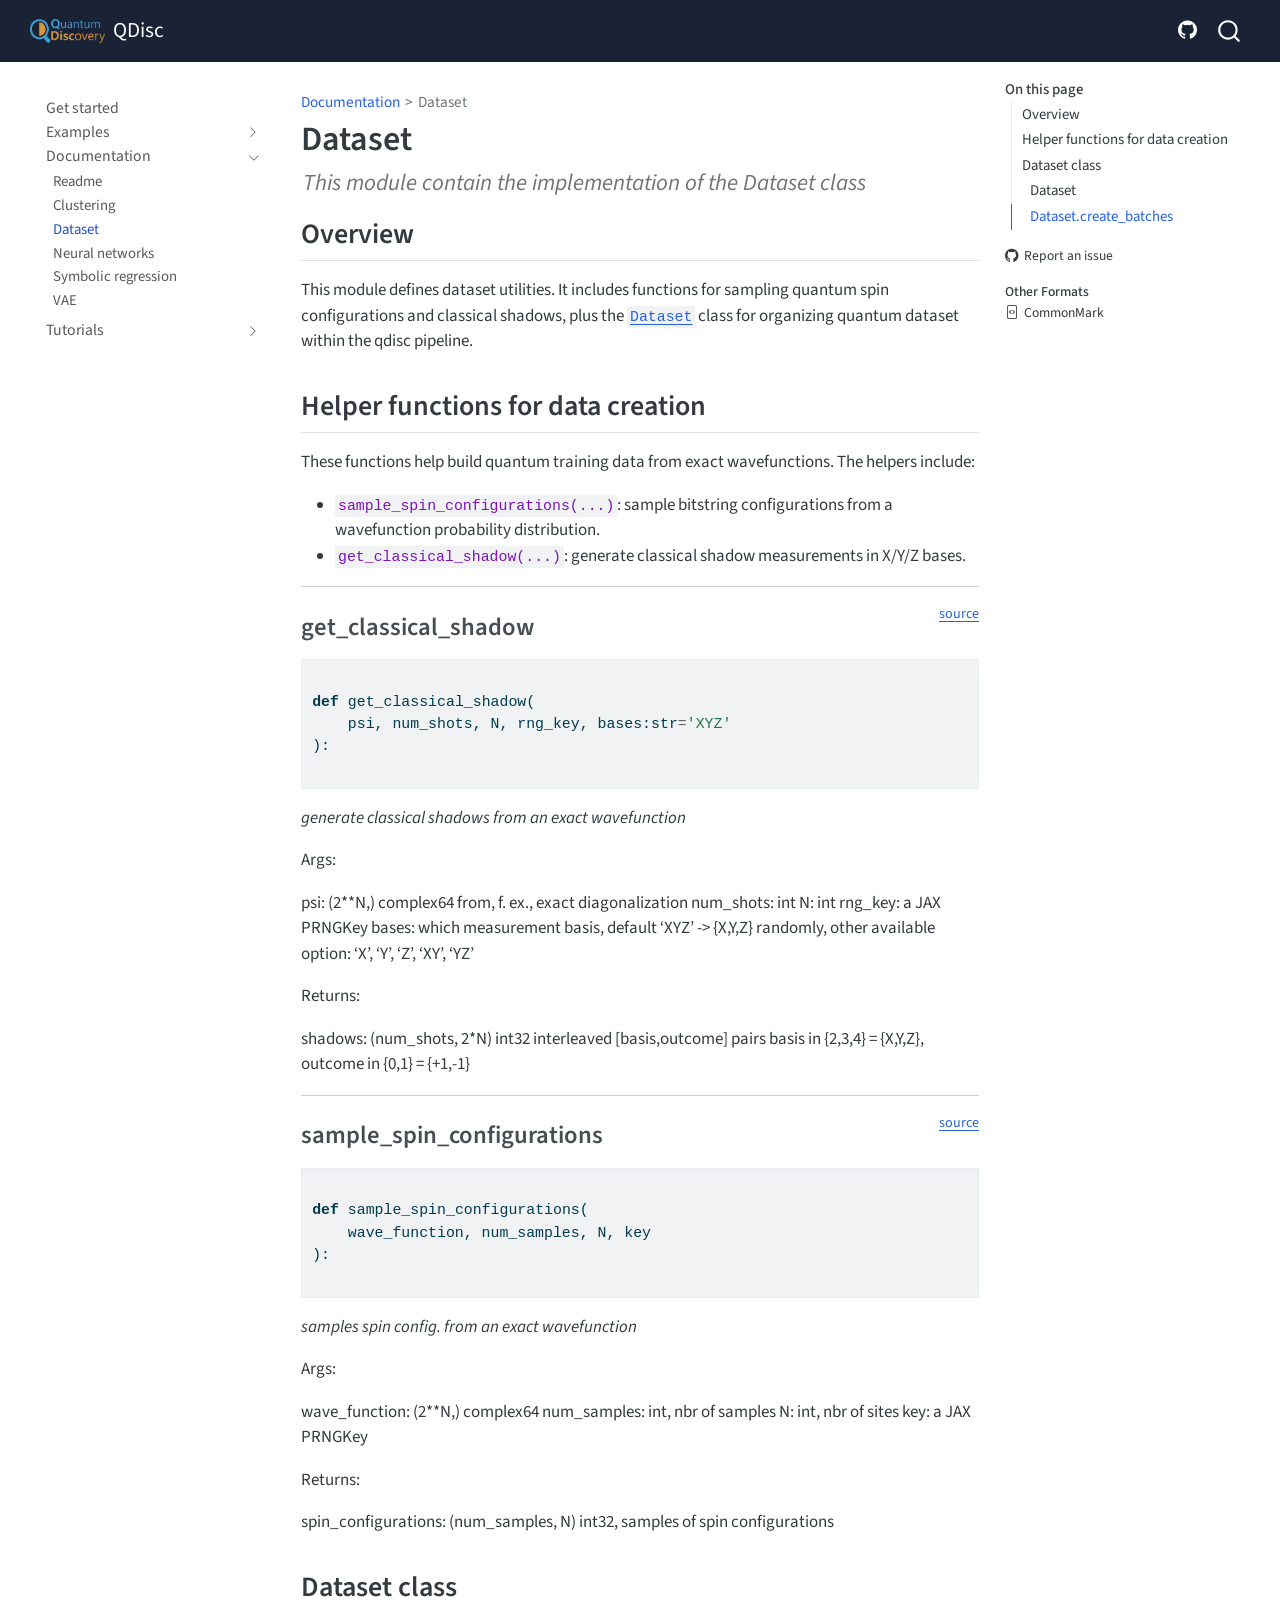
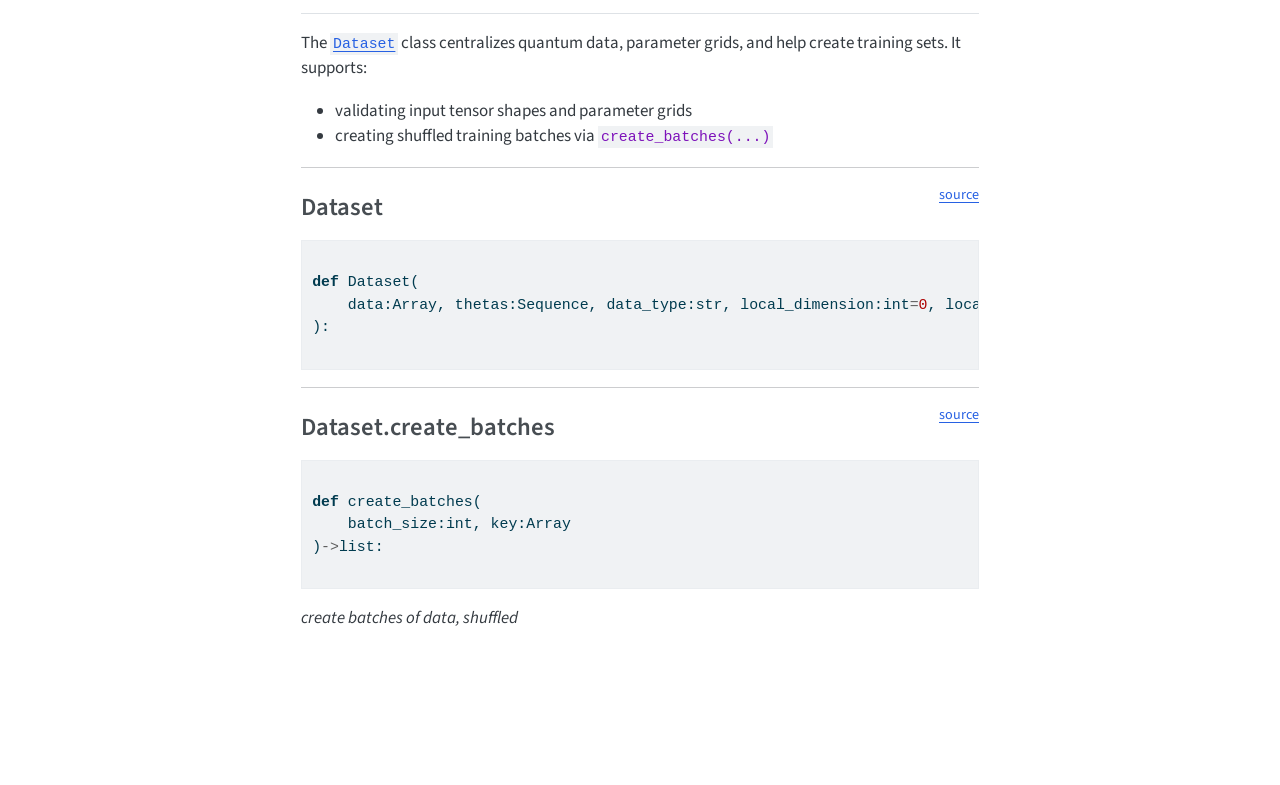
<file: lib_nbs/dataset/core.html>
<!DOCTYPE html>
<html xmlns="http://www.w3.org/1999/xhtml" lang="en" xml:lang="en"><head>

<meta charset="utf-8">
<meta name="generator" content="quarto-1.9.37">

<meta name="viewport" content="width=device-width, initial-scale=1.0, user-scalable=yes">

<meta name="description" content="This module contain the implementation of the Dataset class">

<title>Dataset – QDisc</title>
<style>
/* Default styles provided by pandoc.
** See https://pandoc.org/MANUAL.html#variables-for-html for config info.
*/
code{white-space: pre-wrap;}
span.smallcaps{font-variant: small-caps;}
div.columns{display: flex; gap: min(4vw, 1.5em);}
div.column{flex: auto; overflow-x: auto;}
div.hanging-indent{margin-left: 1.5em; text-indent: -1.5em;}
ul.task-list{list-style: none;}
ul.task-list li input[type="checkbox"] {
  width: 0.8em;
  margin: 0 0.8em 0.2em -1em; /* quarto-specific, see https://github.com/quarto-dev/quarto-cli/issues/4556 */ 
  vertical-align: middle;
}
/* CSS for syntax highlighting */
html { -webkit-text-size-adjust: 100%; }
pre > code.sourceCode { white-space: pre; position: relative; }
pre > code.sourceCode > span { display: inline-block; line-height: 1.25; }
pre > code.sourceCode > span:empty { height: 1.2em; }
.sourceCode { overflow: visible; }
code.sourceCode > span { color: inherit; text-decoration: inherit; }
div.sourceCode { margin: 1em 0; }
pre.sourceCode { margin: 0; }
@media screen {
div.sourceCode { overflow: auto; }
}
@media print {
pre > code.sourceCode { white-space: pre-wrap; }
pre > code.sourceCode > span { text-indent: -5em; padding-left: 5em; }
}
pre.numberSource code
  { counter-reset: source-line 0; }
pre.numberSource code > span
  { position: relative; left: -4em; counter-increment: source-line; }
pre.numberSource code > span > a:first-child::before
  { content: counter(source-line);
    position: relative; left: -1em; text-align: right; vertical-align: baseline;
    border: none; display: inline-block;
    -webkit-touch-callout: none; -webkit-user-select: none;
    -khtml-user-select: none; -moz-user-select: none;
    -ms-user-select: none; user-select: none;
    padding: 0 4px; width: 4em;
  }
pre.numberSource { margin-left: 3em;  padding-left: 4px; }
div.sourceCode
  {   }
@media screen {
pre > code.sourceCode > span > a:first-child::before { text-decoration: underline; }
}
</style>


<script src="../../site_libs/quarto-nav/quarto-nav.js"></script>
<script src="../../site_libs/quarto-nav/headroom.min.js"></script>
<script src="../../site_libs/clipboard/clipboard.min.js"></script>
<script src="../../site_libs/quarto-search/autocomplete.umd.js"></script>
<script src="../../site_libs/quarto-search/fuse.min.js"></script>
<script src="../../site_libs/quarto-search/quarto-search.js"></script>
<meta name="quarto:offset" content="../../">
<script src="../../site_libs/quarto-html/quarto.js" type="module"></script>
<script src="../../site_libs/quarto-html/tabsets/tabsets.js" type="module"></script>
<script src="../../site_libs/quarto-html/popper.min.js"></script>
<script src="../../site_libs/quarto-html/tippy.umd.min.js"></script>
<script src="../../site_libs/quarto-html/anchor.min.js"></script>
<link href="../../site_libs/quarto-html/tippy.css" rel="stylesheet">
<link href="../../site_libs/quarto-html/quarto-syntax-highlighting-7f8f88aac4f3542376d5c11b86a4c14d.css" rel="stylesheet" id="quarto-text-highlighting-styles">
<script src="../../site_libs/bootstrap/bootstrap.min.js"></script>
<link href="../../site_libs/bootstrap/bootstrap-icons.css" rel="stylesheet">
<link href="../../site_libs/bootstrap/bootstrap-7d0f2692033adbfcebf02552a4d09f1a.min.css" rel="stylesheet" append-hash="true" id="quarto-bootstrap" data-mode="light">
<script id="quarto-search-options" type="application/json">{
  "location": "navbar",
  "copy-button": false,
  "collapse-after": 3,
  "panel-placement": "end",
  "type": "overlay",
  "limit": 50,
  "keyboard-shortcut": [
    "f",
    "/",
    "s"
  ],
  "show-item-context": false,
  "language": {
    "search-no-results-text": "No results",
    "search-matching-documents-text": "matching documents",
    "search-copy-link-title": "Copy link to search",
    "search-hide-matches-text": "Hide additional matches",
    "search-more-match-text": "more match in this document",
    "search-more-matches-text": "more matches in this document",
    "search-clear-button-title": "Clear",
    "search-text-placeholder": "",
    "search-detached-cancel-button-title": "Cancel",
    "search-submit-button-title": "Submit",
    "search-label": "Search"
  }
}</script>


<link rel="stylesheet" href="../../styles.css">
<meta property="og:title" content="Dataset – QDisc">
<meta property="og:description" content="This module contain the implementation of the Dataset class">
<meta property="og:site_name" content="QDisc">
<meta name="twitter:title" content="Dataset – QDisc">
<meta name="twitter:description" content="This module contain the implementation of the Dataset class">
<meta name="twitter:card" content="summary">
</head>

<body class="nav-sidebar floating nav-fixed quarto-light">

<div id="quarto-search-results"></div>
  <header id="quarto-header" class="headroom fixed-top">
    <nav class="navbar navbar-expand-lg " data-bs-theme="dark">
      <div class="navbar-container container-fluid">
      <div class="navbar-brand-container mx-auto">
    <a href="../../index.html" class="navbar-brand navbar-brand-logo">
    <img src="../../figs/qdisc_logo.png" alt="" class="navbar-logo light-content">
    <img src="../../figs/qdisc_logo.png" alt="" class="navbar-logo dark-content">
    </a>
    <a class="navbar-brand" href="../../index.html">
    <span class="navbar-title">QDisc</span>
    </a>
  </div>
            <div id="quarto-search" class="" title="Search"></div>
          <button class="navbar-toggler" type="button" data-bs-toggle="collapse" data-bs-target="#navbarCollapse" aria-controls="navbarCollapse" role="menu" aria-expanded="false" aria-label="Toggle navigation" onclick="if (window.quartoToggleHeadroom) { window.quartoToggleHeadroom(); }">
  <span class="navbar-toggler-icon"></span>
</button>
          <div class="collapse navbar-collapse" id="navbarCollapse">
            <ul class="navbar-nav navbar-nav-scroll ms-auto">
  <li class="nav-item compact">
    <a class="nav-link" href="https://github.com/qic-ibk/qdisc"> <i class="bi bi-github" role="img">
</i> 
<span class="menu-text"></span></a>
  </li>  
</ul>
          </div> <!-- /navcollapse -->
            <div class="quarto-navbar-tools">
</div>
      </div> <!-- /container-fluid -->
    </nav>
  <nav class="quarto-secondary-nav">
    <div class="container-fluid d-flex">
      <button type="button" class="quarto-btn-toggle btn" data-bs-toggle="collapse" role="button" data-bs-target=".quarto-sidebar-collapse-item" aria-controls="quarto-sidebar" aria-expanded="false" aria-label="Toggle sidebar navigation" onclick="if (window.quartoToggleHeadroom) { window.quartoToggleHeadroom(); }">
        <i class="bi bi-layout-text-sidebar-reverse"></i>
      </button>
        <nav class="quarto-page-breadcrumbs" aria-label="breadcrumb"><ol class="breadcrumb"><li class="breadcrumb-item"><a href="../../lib_nbs/index_docs.html">Documentation</a></li><li class="breadcrumb-item"><a href="../../lib_nbs/dataset/core.html">Dataset</a></li></ol></nav>
        <a class="flex-grow-1" role="navigation" data-bs-toggle="collapse" data-bs-target=".quarto-sidebar-collapse-item" aria-controls="quarto-sidebar" aria-expanded="false" aria-label="Toggle sidebar navigation" onclick="if (window.quartoToggleHeadroom) { window.quartoToggleHeadroom(); }">      
        </a>
    </div>
  </nav>
</header>
<!-- content -->
<div id="quarto-content" class="quarto-container page-columns page-rows-contents page-layout-article page-navbar">
<!-- sidebar -->
  <nav id="quarto-sidebar" class="sidebar collapse collapse-horizontal quarto-sidebar-collapse-item sidebar-navigation floating overflow-auto">
    <div class="sidebar-menu-container"> 
    <ul class="list-unstyled mt-1">
        <li class="sidebar-item">
  <div class="sidebar-item-container"> 
  <a href="../../index.html" class="sidebar-item-text sidebar-link">
 <span class="menu-text">Get started</span></a>
  </div>
</li>
        <li class="sidebar-item sidebar-item-section">
      <div class="sidebar-item-container"> 
            <a class="sidebar-item-text sidebar-link text-start collapsed" data-bs-toggle="collapse" data-bs-target="#quarto-sidebar-section-1" role="navigation" aria-expanded="false">
 <span class="menu-text">Examples</span></a>
          <a class="sidebar-item-toggle text-start collapsed" data-bs-toggle="collapse" data-bs-target="#quarto-sidebar-section-1" role="navigation" aria-expanded="false" aria-label="Toggle section">
            <i class="bi bi-chevron-right ms-2"></i>
          </a> 
      </div>
      <ul id="quarto-sidebar-section-1" class="collapse list-unstyled sidebar-section depth1 ">  
          <li class="sidebar-item">
  <div class="sidebar-item-container"> 
  <a href="../../examples/index_examples.html" class="sidebar-item-text sidebar-link">
 <span class="menu-text">Readme</span></a>
  </div>
</li>
          <li class="sidebar-item">
  <div class="sidebar-item-container"> 
  <a href="../../examples/qdisc_rydberg.html" class="sidebar-item-text sidebar-link">
 <span class="menu-text">Rydberg atoms</span></a>
  </div>
</li>
          <li class="sidebar-item">
  <div class="sidebar-item-container"> 
  <a href="../../examples/qdisc_clusterising.html" class="sidebar-item-text sidebar-link">
 <span class="menu-text">Cluster Ising model</span></a>
  </div>
</li>
          <li class="sidebar-item">
  <div class="sidebar-item-container"> 
  <a href="../../examples/qdisc_fkm.html" class="sidebar-item-text sidebar-link">
 <span class="menu-text">Falinov-Kimbal model</span></a>
  </div>
</li>
      </ul>
  </li>
        <li class="sidebar-item sidebar-item-section">
      <div class="sidebar-item-container"> 
            <a class="sidebar-item-text sidebar-link text-start" data-bs-toggle="collapse" data-bs-target="#quarto-sidebar-section-2" role="navigation" aria-expanded="true">
 <span class="menu-text">Documentation</span></a>
          <a class="sidebar-item-toggle text-start" data-bs-toggle="collapse" data-bs-target="#quarto-sidebar-section-2" role="navigation" aria-expanded="true" aria-label="Toggle section">
            <i class="bi bi-chevron-right ms-2"></i>
          </a> 
      </div>
      <ul id="quarto-sidebar-section-2" class="collapse list-unstyled sidebar-section depth1 show">  
          <li class="sidebar-item">
  <div class="sidebar-item-container"> 
  <a href="../../lib_nbs/index_docs.html" class="sidebar-item-text sidebar-link">
 <span class="menu-text">Readme</span></a>
  </div>
</li>
          <li class="sidebar-item">
  <div class="sidebar-item-container"> 
  <a href="../../lib_nbs/clustering/core.html" class="sidebar-item-text sidebar-link">
 <span class="menu-text">Clustering</span></a>
  </div>
</li>
          <li class="sidebar-item">
  <div class="sidebar-item-container"> 
  <a href="../../lib_nbs/dataset/core.html" class="sidebar-item-text sidebar-link active">
 <span class="menu-text">Dataset</span></a>
  </div>
</li>
          <li class="sidebar-item">
  <div class="sidebar-item-container"> 
  <a href="../../lib_nbs/nn/core.html" class="sidebar-item-text sidebar-link">
 <span class="menu-text">Neural networks</span></a>
  </div>
</li>
          <li class="sidebar-item">
  <div class="sidebar-item-container"> 
  <a href="../../lib_nbs/sr/core.html" class="sidebar-item-text sidebar-link">
 <span class="menu-text">Symbolic regression</span></a>
  </div>
</li>
          <li class="sidebar-item">
  <div class="sidebar-item-container"> 
  <a href="../../lib_nbs/vae/core.html" class="sidebar-item-text sidebar-link">
 <span class="menu-text">VAE</span></a>
  </div>
</li>
      </ul>
  </li>
        <li class="sidebar-item sidebar-item-section">
      <div class="sidebar-item-container"> 
            <a class="sidebar-item-text sidebar-link text-start collapsed" data-bs-toggle="collapse" data-bs-target="#quarto-sidebar-section-3" role="navigation" aria-expanded="false">
 <span class="menu-text">Tutorials</span></a>
          <a class="sidebar-item-toggle text-start collapsed" data-bs-toggle="collapse" data-bs-target="#quarto-sidebar-section-3" role="navigation" aria-expanded="false" aria-label="Toggle section">
            <i class="bi bi-chevron-right ms-2"></i>
          </a> 
      </div>
      <ul id="quarto-sidebar-section-3" class="collapse list-unstyled sidebar-section depth1 ">  
          <li class="sidebar-item">
  <div class="sidebar-item-container"> 
  <a href="../../tutorials/j1j2_tuto1_vae.html" class="sidebar-item-text sidebar-link">
 <span class="menu-text">Training VAEs on quantum data</span></a>
  </div>
</li>
          <li class="sidebar-item">
  <div class="sidebar-item-container"> 
  <a href="../../tutorials/j1j2_tuto2_sr.html" class="sidebar-item-text sidebar-link">
 <span class="menu-text">Extracting order parameters with SR</span></a>
  </div>
</li>
      </ul>
  </li>
    </ul>
    </div>
</nav>
<div id="quarto-sidebar-glass" class="quarto-sidebar-collapse-item" data-bs-toggle="collapse" data-bs-target=".quarto-sidebar-collapse-item"></div>
<!-- margin-sidebar -->
    <div id="quarto-margin-sidebar" class="sidebar margin-sidebar">
        <nav id="TOC" role="doc-toc" class="toc-active">
    <h2 id="toc-title">On this page</h2>
   
  <ul>
  <li><a href="#overview" id="toc-overview" class="nav-link active" data-scroll-target="#overview">Overview</a></li>
  <li><a href="#helper-functions-for-data-creation" id="toc-helper-functions-for-data-creation" class="nav-link" data-scroll-target="#helper-functions-for-data-creation">Helper functions for data creation</a>
  <ul class="collapse">
  <li><a href="#get_classical_shadow" id="toc-get_classical_shadow" class="nav-link" data-scroll-target="#get_classical_shadow">get_classical_shadow</a></li>
  <li><a href="#sample_spin_configurations" id="toc-sample_spin_configurations" class="nav-link" data-scroll-target="#sample_spin_configurations">sample_spin_configurations</a></li>
  </ul></li>
  <li><a href="#dataset-class" id="toc-dataset-class" class="nav-link" data-scroll-target="#dataset-class">Dataset class</a>
  <ul class="collapse">
  <li><a href="#dataset" id="toc-dataset" class="nav-link" data-scroll-target="#dataset">Dataset</a></li>
  <li><a href="#dataset.create_batches" id="toc-dataset.create_batches" class="nav-link" data-scroll-target="#dataset.create_batches">Dataset.create_batches</a></li>
  </ul></li>
  </ul>
<div class="toc-actions"><ul><li><a href="https://github.com/qic-ibk/qdisc/issues/new" class="toc-action"><i class="bi bi-github"></i>Report an issue</a></li></ul></div><div class="quarto-alternate-formats"><h2>Other Formats</h2><ul><li><a href="core.html.md"><i class="bi bi-file-code"></i>CommonMark</a></li></ul></div></nav>
    </div>
<!-- main -->
<main class="content" id="quarto-document-content">

<header id="title-block-header" class="quarto-title-block default"><nav class="quarto-page-breadcrumbs quarto-title-breadcrumbs d-none d-lg-block" aria-label="breadcrumb"><ol class="breadcrumb"><li class="breadcrumb-item"><a href="../../lib_nbs/index_docs.html">Documentation</a></li><li class="breadcrumb-item"><a href="../../lib_nbs/dataset/core.html">Dataset</a></li></ol></nav>
<div class="quarto-title">
<h1 class="title">Dataset</h1>
</div>

<div>
  <div class="description">
    This module contain the implementation of the Dataset class
  </div>
</div>


<div class="quarto-title-meta">

    
  
    
  </div>
  


</header>


<!-- WARNING: THIS FILE WAS AUTOGENERATED! DO NOT EDIT! -->
<section id="overview" class="level2">
<h2 class="anchored" data-anchor-id="overview">Overview</h2>
<p>This module defines dataset utilities. It includes functions for sampling quantum spin configurations and classical shadows, plus the <a href="https://qic-ibk.github.io/qdisc/lib_nbs/dataset/core.html#dataset"><code>Dataset</code></a> class for organizing quantum dataset within the qdisc pipeline.</p>
</section>
<section id="helper-functions-for-data-creation" class="level2">
<h2 class="anchored" data-anchor-id="helper-functions-for-data-creation">Helper functions for data creation</h2>
<p>These functions help build quantum training data from exact wavefunctions. The helpers include:</p>
<ul>
<li><code>sample_spin_configurations(...)</code>: sample bitstring configurations from a wavefunction probability distribution.</li>
<li><code>get_classical_shadow(...)</code>: generate classical shadow measurements in X/Y/Z bases.</li>
</ul>
<hr>
<p><a href="https://github.com/qic-ibk/qdisc/blob/main/qdisc/dataset/core.py#L69" target="_blank" style="float:right; font-size:smaller">source</a></p>
<section id="get_classical_shadow" class="level3">
<h3 class="anchored" data-anchor-id="get_classical_shadow">get_classical_shadow</h3>
<div class="code-copy-outer-scaffold"><div class="sourceCode" id="cb1"><pre class="sourceCode python code-with-copy"><code class="sourceCode python"><span id="cb1-1"><a href="#cb1-1" aria-hidden="true" tabindex="-1"></a></span>
<span id="cb1-2"><a href="#cb1-2" aria-hidden="true" tabindex="-1"></a><span class="kw">def</span> get_classical_shadow(</span>
<span id="cb1-3"><a href="#cb1-3" aria-hidden="true" tabindex="-1"></a>    psi, num_shots, N, rng_key, bases:<span class="bu">str</span><span class="op">=</span><span class="st">'XYZ'</span></span>
<span id="cb1-4"><a href="#cb1-4" aria-hidden="true" tabindex="-1"></a>):</span>
<span id="cb1-5"><a href="#cb1-5" aria-hidden="true" tabindex="-1"></a></span></code></pre></div><button title="Copy to Clipboard" class="code-copy-button"><i class="bi"></i></button></div>
<p><em>generate classical shadows from an exact wavefunction</em></p>
<p>Args:</p>
<p>psi: (2**N,) complex64 from, f.&nbsp;ex., exact diagonalization num_shots: int N: int rng_key: a JAX PRNGKey bases: which measurement basis, default ‘XYZ’ -&gt; {X,Y,Z} randomly, other available option: ‘X’, ‘Y’, ‘Z’, ‘XY’, ‘YZ’</p>
<p>Returns:</p>
<p>shadows: (num_shots, 2*N) int32 interleaved [basis,outcome] pairs basis in {2,3,4} = {X,Y,Z}, outcome in {0,1} = {+1,-1}</p>
<hr>
<p><a href="https://github.com/qic-ibk/qdisc/blob/main/qdisc/dataset/core.py#L17" target="_blank" style="float:right; font-size:smaller">source</a></p>
</section>
<section id="sample_spin_configurations" class="level3">
<h3 class="anchored" data-anchor-id="sample_spin_configurations">sample_spin_configurations</h3>
<div class="code-copy-outer-scaffold"><div class="sourceCode" id="cb2"><pre class="sourceCode python code-with-copy"><code class="sourceCode python"><span id="cb2-1"><a href="#cb2-1" aria-hidden="true" tabindex="-1"></a></span>
<span id="cb2-2"><a href="#cb2-2" aria-hidden="true" tabindex="-1"></a><span class="kw">def</span> sample_spin_configurations(</span>
<span id="cb2-3"><a href="#cb2-3" aria-hidden="true" tabindex="-1"></a>    wave_function, num_samples, N, key</span>
<span id="cb2-4"><a href="#cb2-4" aria-hidden="true" tabindex="-1"></a>):</span>
<span id="cb2-5"><a href="#cb2-5" aria-hidden="true" tabindex="-1"></a></span></code></pre></div><button title="Copy to Clipboard" class="code-copy-button"><i class="bi"></i></button></div>
<p><em>samples spin config. from an exact wavefunction</em></p>
<p>Args:</p>
<p>wave_function: (2**N,) complex64 num_samples: int, nbr of samples N: int, nbr of sites key: a JAX PRNGKey</p>
<p>Returns:</p>
<p>spin_configurations: (num_samples, N) int32, samples of spin configurations</p>
</section>
</section>
<section id="dataset-class" class="level2">
<h2 class="anchored" data-anchor-id="dataset-class">Dataset class</h2>
<p>The <a href="https://qic-ibk.github.io/qdisc/lib_nbs/dataset/core.html#dataset"><code>Dataset</code></a> class centralizes quantum data, parameter grids, and help create training sets. It supports:</p>
<ul>
<li>validating input tensor shapes and parameter grids</li>
<li>creating shuffled training batches via <code>create_batches(...)</code></li>
</ul>
<hr>
<p><a href="https://github.com/qic-ibk/qdisc/blob/main/qdisc/dataset/core.py#L147" target="_blank" style="float:right; font-size:smaller">source</a></p>
<section id="dataset" class="level3">
<h3 class="anchored" data-anchor-id="dataset">Dataset</h3>
<div class="code-copy-outer-scaffold"><div class="sourceCode" id="cb3"><pre class="sourceCode python code-with-copy"><code class="sourceCode python"><span id="cb3-1"><a href="#cb3-1" aria-hidden="true" tabindex="-1"></a></span>
<span id="cb3-2"><a href="#cb3-2" aria-hidden="true" tabindex="-1"></a><span class="kw">def</span> Dataset(</span>
<span id="cb3-3"><a href="#cb3-3" aria-hidden="true" tabindex="-1"></a>    data:Array, thetas:Sequence, data_type:<span class="bu">str</span>, local_dimension:<span class="bu">int</span><span class="op">=</span><span class="dv">0</span>, local_states:Array<span class="op">=</span><span class="va">None</span></span>
<span id="cb3-4"><a href="#cb3-4" aria-hidden="true" tabindex="-1"></a>):</span>
<span id="cb3-5"><a href="#cb3-5" aria-hidden="true" tabindex="-1"></a></span></code></pre></div><button title="Copy to Clipboard" class="code-copy-button"><i class="bi"></i></button></div>
<hr>
<p><a href="https://github.com/qic-ibk/qdisc/blob/main/qdisc/dataset/core.py#L212" target="_blank" style="float:right; font-size:smaller">source</a></p>
</section>
<section id="dataset.create_batches" class="level3">
<h3 class="anchored" data-anchor-id="dataset.create_batches">Dataset.create_batches</h3>
<div class="code-copy-outer-scaffold"><div class="sourceCode" id="cb4"><pre class="sourceCode python code-with-copy"><code class="sourceCode python"><span id="cb4-1"><a href="#cb4-1" aria-hidden="true" tabindex="-1"></a></span>
<span id="cb4-2"><a href="#cb4-2" aria-hidden="true" tabindex="-1"></a><span class="kw">def</span> create_batches(</span>
<span id="cb4-3"><a href="#cb4-3" aria-hidden="true" tabindex="-1"></a>    batch_size:<span class="bu">int</span>, key:Array</span>
<span id="cb4-4"><a href="#cb4-4" aria-hidden="true" tabindex="-1"></a>)<span class="op">-&gt;</span><span class="bu">list</span>:</span>
<span id="cb4-5"><a href="#cb4-5" aria-hidden="true" tabindex="-1"></a></span></code></pre></div><button title="Copy to Clipboard" class="code-copy-button"><i class="bi"></i></button></div>
<p><em>create batches of data, shuffled</em></p>


</section>
</section>

</main> <!-- /main -->
<script id="quarto-html-after-body" type="application/javascript">
  window.document.addEventListener("DOMContentLoaded", function (event) {
    const icon = "";
    const anchorJS = new window.AnchorJS();
    anchorJS.options = {
      placement: 'right',
      icon: icon
    };
    anchorJS.add('.anchored');
    const isCodeAnnotation = (el) => {
      for (const clz of el.classList) {
        if (clz.startsWith('code-annotation-')) {                     
          return true;
        }
      }
      return false;
    }
    const onCopySuccess = function(e) {
      // button target
      const button = e.trigger;
      // don't keep focus
      button.blur();
      // flash "checked"
      button.classList.add('code-copy-button-checked');
      var currentTitle = button.getAttribute("title");
      button.setAttribute("title", "Copied!");
      let tooltip;
      if (window.bootstrap) {
        button.setAttribute("data-bs-toggle", "tooltip");
        button.setAttribute("data-bs-placement", "left");
        button.setAttribute("data-bs-title", "Copied!");
        tooltip = new bootstrap.Tooltip(button, 
          { trigger: "manual", 
            customClass: "code-copy-button-tooltip",
            offset: [0, -8]});
        tooltip.show();    
      }
      setTimeout(function() {
        if (tooltip) {
          tooltip.hide();
          button.removeAttribute("data-bs-title");
          button.removeAttribute("data-bs-toggle");
          button.removeAttribute("data-bs-placement");
        }
        button.setAttribute("title", currentTitle);
        button.classList.remove('code-copy-button-checked');
      }, 1000);
      // clear code selection
      e.clearSelection();
    }
    const getTextToCopy = function(trigger) {
      const outerScaffold = trigger.parentElement.cloneNode(true);
      const codeEl = outerScaffold.querySelector('code');
      for (const childEl of codeEl.children) {
        if (isCodeAnnotation(childEl)) {
          childEl.remove();
        }
      }
      return codeEl.innerText;
    }
    const clipboard = new window.ClipboardJS('.code-copy-button:not([data-in-quarto-modal])', {
      text: getTextToCopy
    });
    clipboard.on('success', onCopySuccess);
    if (window.document.getElementById('quarto-embedded-source-code-modal')) {
      const clipboardModal = new window.ClipboardJS('.code-copy-button[data-in-quarto-modal]', {
        text: getTextToCopy,
        container: window.document.getElementById('quarto-embedded-source-code-modal')
      });
      clipboardModal.on('success', onCopySuccess);
    }
      var localhostRegex = new RegExp(/^(?:http|https):\/\/localhost\:?[0-9]*\//);
      var mailtoRegex = new RegExp(/^mailto:/);
        var filterRegex = new RegExp("https:\/\/qic-ibk\.github\.io\/qdisc\/");
      var isInternal = (href) => {
          return filterRegex.test(href) || localhostRegex.test(href) || mailtoRegex.test(href);
      }
      // Inspect non-navigation links and adorn them if external
     var links = window.document.querySelectorAll('a[href]:not(.nav-link):not(.navbar-brand):not(.toc-action):not(.sidebar-link):not(.sidebar-item-toggle):not(.pagination-link):not(.no-external):not([aria-hidden]):not(.dropdown-item):not(.quarto-navigation-tool):not(.about-link)');
      for (var i=0; i<links.length; i++) {
        const link = links[i];
        if (!isInternal(link.href)) {
          // undo the damage that might have been done by quarto-nav.js in the case of
          // links that we want to consider external
          if (link.dataset.originalHref !== undefined) {
            link.href = link.dataset.originalHref;
          }
        }
      }
    function tippyHover(el, contentFn, onTriggerFn, onUntriggerFn) {
      const config = {
        allowHTML: true,
        maxWidth: 500,
        delay: 100,
        arrow: false,
        appendTo: function(el) {
            return el.parentElement;
        },
        interactive: true,
        interactiveBorder: 10,
        theme: 'quarto',
        placement: 'bottom-start',
      };
      if (contentFn) {
        config.content = contentFn;
      }
      if (onTriggerFn) {
        config.onTrigger = onTriggerFn;
      }
      if (onUntriggerFn) {
        config.onUntrigger = onUntriggerFn;
      }
      window.tippy(el, config); 
    }
    const noterefs = window.document.querySelectorAll('a[role="doc-noteref"]');
    for (var i=0; i<noterefs.length; i++) {
      const ref = noterefs[i];
      tippyHover(ref, function() {
        // use id or data attribute instead here
        let href = ref.getAttribute('data-footnote-href') || ref.getAttribute('href');
        try { href = new URL(href).hash; } catch {}
        const id = href.replace(/^#\/?/, "");
        const note = window.document.getElementById(id);
        if (note) {
          return note.innerHTML;
        } else {
          return "";
        }
      });
    }
    const xrefs = window.document.querySelectorAll('a.quarto-xref');
    const processXRef = (id, note) => {
      // Strip column container classes
      const stripColumnClz = (el) => {
        el.classList.remove("page-full", "page-columns");
        if (el.children) {
          for (const child of el.children) {
            stripColumnClz(child);
          }
        }
      }
      stripColumnClz(note)
      if (id === null || id.startsWith('sec-')) {
        // Special case sections, only their first couple elements
        const container = document.createElement("div");
        if (note.children && note.children.length > 2) {
          container.appendChild(note.children[0].cloneNode(true));
          for (let i = 1; i < note.children.length; i++) {
            const child = note.children[i];
            if (child.tagName === "P" && child.innerText === "") {
              continue;
            } else {
              container.appendChild(child.cloneNode(true));
              break;
            }
          }
          if (window.Quarto?.typesetMath) {
            window.Quarto.typesetMath(container);
          }
          return container.innerHTML
        } else {
          if (window.Quarto?.typesetMath) {
            window.Quarto.typesetMath(note);
          }
          return note.innerHTML;
        }
      } else {
        // Remove any anchor links if they are present
        const anchorLink = note.querySelector('a.anchorjs-link');
        if (anchorLink) {
          anchorLink.remove();
        }
        if (window.Quarto?.typesetMath) {
          window.Quarto.typesetMath(note);
        }
        if (note.classList.contains("callout")) {
          return note.outerHTML;
        } else {
          return note.innerHTML;
        }
      }
    }
    for (var i=0; i<xrefs.length; i++) {
      const xref = xrefs[i];
      tippyHover(xref, undefined, function(instance) {
        instance.disable();
        let url = xref.getAttribute('href');
        let hash = undefined; 
        if (url.startsWith('#')) {
          hash = url;
        } else {
          try { hash = new URL(url).hash; } catch {}
        }
        if (hash) {
          const id = hash.replace(/^#\/?/, "");
          const note = window.document.getElementById(id);
          if (note !== null) {
            try {
              const html = processXRef(id, note.cloneNode(true));
              instance.setContent(html);
            } finally {
              instance.enable();
              instance.show();
            }
          } else {
            // See if we can fetch this
            fetch(url.split('#')[0])
            .then(res => res.text())
            .then(html => {
              const parser = new DOMParser();
              const htmlDoc = parser.parseFromString(html, "text/html");
              const note = htmlDoc.getElementById(id);
              if (note !== null) {
                const html = processXRef(id, note);
                instance.setContent(html);
              } 
            }).finally(() => {
              instance.enable();
              instance.show();
            });
          }
        } else {
          // See if we can fetch a full url (with no hash to target)
          // This is a special case and we should probably do some content thinning / targeting
          fetch(url)
          .then(res => res.text())
          .then(html => {
            const parser = new DOMParser();
            const htmlDoc = parser.parseFromString(html, "text/html");
            const note = htmlDoc.querySelector('main.content');
            if (note !== null) {
              // This should only happen for chapter cross references
              // (since there is no id in the URL)
              // remove the first header
              if (note.children.length > 0 && note.children[0].tagName === "HEADER") {
                note.children[0].remove();
              }
              const html = processXRef(null, note);
              instance.setContent(html);
            } 
          }).finally(() => {
            instance.enable();
            instance.show();
          });
        }
      }, function(instance) {
      });
    }
        let selectedAnnoteEl;
        const selectorForAnnotation = ( cell, annotation) => {
          let cellAttr = 'data-code-cell="' + cell + '"';
          let lineAttr = 'data-code-annotation="' +  annotation + '"';
          const selector = 'span[' + cellAttr + '][' + lineAttr + ']';
          return selector;
        }
        const selectCodeLines = (annoteEl) => {
          const doc = window.document;
          const targetCell = annoteEl.getAttribute("data-target-cell");
          const targetAnnotation = annoteEl.getAttribute("data-target-annotation");
          const annoteSpan = window.document.querySelector(selectorForAnnotation(targetCell, targetAnnotation));
          const lines = annoteSpan.getAttribute("data-code-lines").split(",");
          const lineIds = lines.map((line) => {
            return targetCell + "-" + line;
          })
          let top = null;
          let height = null;
          let parent = null;
          if (lineIds.length > 0) {
              //compute the position of the single el (top and bottom and make a div)
              const el = window.document.getElementById(lineIds[0]);
              top = el.offsetTop;
              height = el.offsetHeight;
              parent = el.parentElement.parentElement;
            if (lineIds.length > 1) {
              const lastEl = window.document.getElementById(lineIds[lineIds.length - 1]);
              const bottom = lastEl.offsetTop + lastEl.offsetHeight;
              height = bottom - top;
            }
            if (top !== null && height !== null && parent !== null) {
              // cook up a div (if necessary) and position it 
              let div = window.document.getElementById("code-annotation-line-highlight");
              if (div === null) {
                div = window.document.createElement("div");
                div.setAttribute("id", "code-annotation-line-highlight");
                div.style.position = 'absolute';
                parent.appendChild(div);
              }
              div.style.top = top - 2 + "px";
              div.style.height = height + 4 + "px";
              div.style.left = 0;
              let gutterDiv = window.document.getElementById("code-annotation-line-highlight-gutter");
              if (gutterDiv === null) {
                gutterDiv = window.document.createElement("div");
                gutterDiv.setAttribute("id", "code-annotation-line-highlight-gutter");
                gutterDiv.style.position = 'absolute';
                const codeCell = window.document.getElementById(targetCell);
                const gutter = codeCell.querySelector('.code-annotation-gutter');
                gutter.appendChild(gutterDiv);
              }
              gutterDiv.style.top = top - 2 + "px";
              gutterDiv.style.height = height + 4 + "px";
            }
            selectedAnnoteEl = annoteEl;
          }
        };
        const unselectCodeLines = () => {
          const elementsIds = ["code-annotation-line-highlight", "code-annotation-line-highlight-gutter"];
          elementsIds.forEach((elId) => {
            const div = window.document.getElementById(elId);
            if (div) {
              div.remove();
            }
          });
          selectedAnnoteEl = undefined;
        };
          // Handle positioning of the toggle
      window.addEventListener(
        "resize",
        throttle(() => {
          elRect = undefined;
          if (selectedAnnoteEl) {
            selectCodeLines(selectedAnnoteEl);
          }
        }, 10)
      );
      function throttle(fn, ms) {
      let throttle = false;
      let timer;
        return (...args) => {
          if(!throttle) { // first call gets through
              fn.apply(this, args);
              throttle = true;
          } else { // all the others get throttled
              if(timer) clearTimeout(timer); // cancel #2
              timer = setTimeout(() => {
                fn.apply(this, args);
                timer = throttle = false;
              }, ms);
          }
        };
      }
        // Attach click handler to the DT
        const annoteDls = window.document.querySelectorAll('dt[data-target-cell]');
        for (const annoteDlNode of annoteDls) {
          annoteDlNode.addEventListener('click', (event) => {
            const clickedEl = event.target;
            if (clickedEl !== selectedAnnoteEl) {
              unselectCodeLines();
              const activeEl = window.document.querySelector('dt[data-target-cell].code-annotation-active');
              if (activeEl) {
                activeEl.classList.remove('code-annotation-active');
              }
              selectCodeLines(clickedEl);
              clickedEl.classList.add('code-annotation-active');
            } else {
              // Unselect the line
              unselectCodeLines();
              clickedEl.classList.remove('code-annotation-active');
            }
          });
        }
    const findCites = (el) => {
      const parentEl = el.parentElement;
      if (parentEl) {
        const cites = parentEl.dataset.cites;
        if (cites) {
          return {
            el,
            cites: cites.split(' ')
          };
        } else {
          return findCites(el.parentElement)
        }
      } else {
        return undefined;
      }
    };
    var bibliorefs = window.document.querySelectorAll('a[role="doc-biblioref"]');
    for (var i=0; i<bibliorefs.length; i++) {
      const ref = bibliorefs[i];
      const citeInfo = findCites(ref);
      if (citeInfo) {
        tippyHover(citeInfo.el, function() {
          var popup = window.document.createElement('div');
          citeInfo.cites.forEach(function(cite) {
            var citeDiv = window.document.createElement('div');
            citeDiv.classList.add('hanging-indent');
            citeDiv.classList.add('csl-entry');
            var biblioDiv = window.document.getElementById('ref-' + cite);
            if (biblioDiv) {
              citeDiv.innerHTML = biblioDiv.innerHTML;
            }
            popup.appendChild(citeDiv);
          });
          return popup.innerHTML;
        });
      }
    }
  });
  </script>
</div> <!-- /content -->




<footer class="footer"><div class="nav-footer"><div class="nav-footer-center"><div class="toc-actions d-sm-block d-md-none"><ul><li><a href="https://github.com/qic-ibk/qdisc/issues/new" class="toc-action"><i class="bi bi-github"></i>Report an issue</a></li></ul></div></div></div></footer></body></html>
</file>
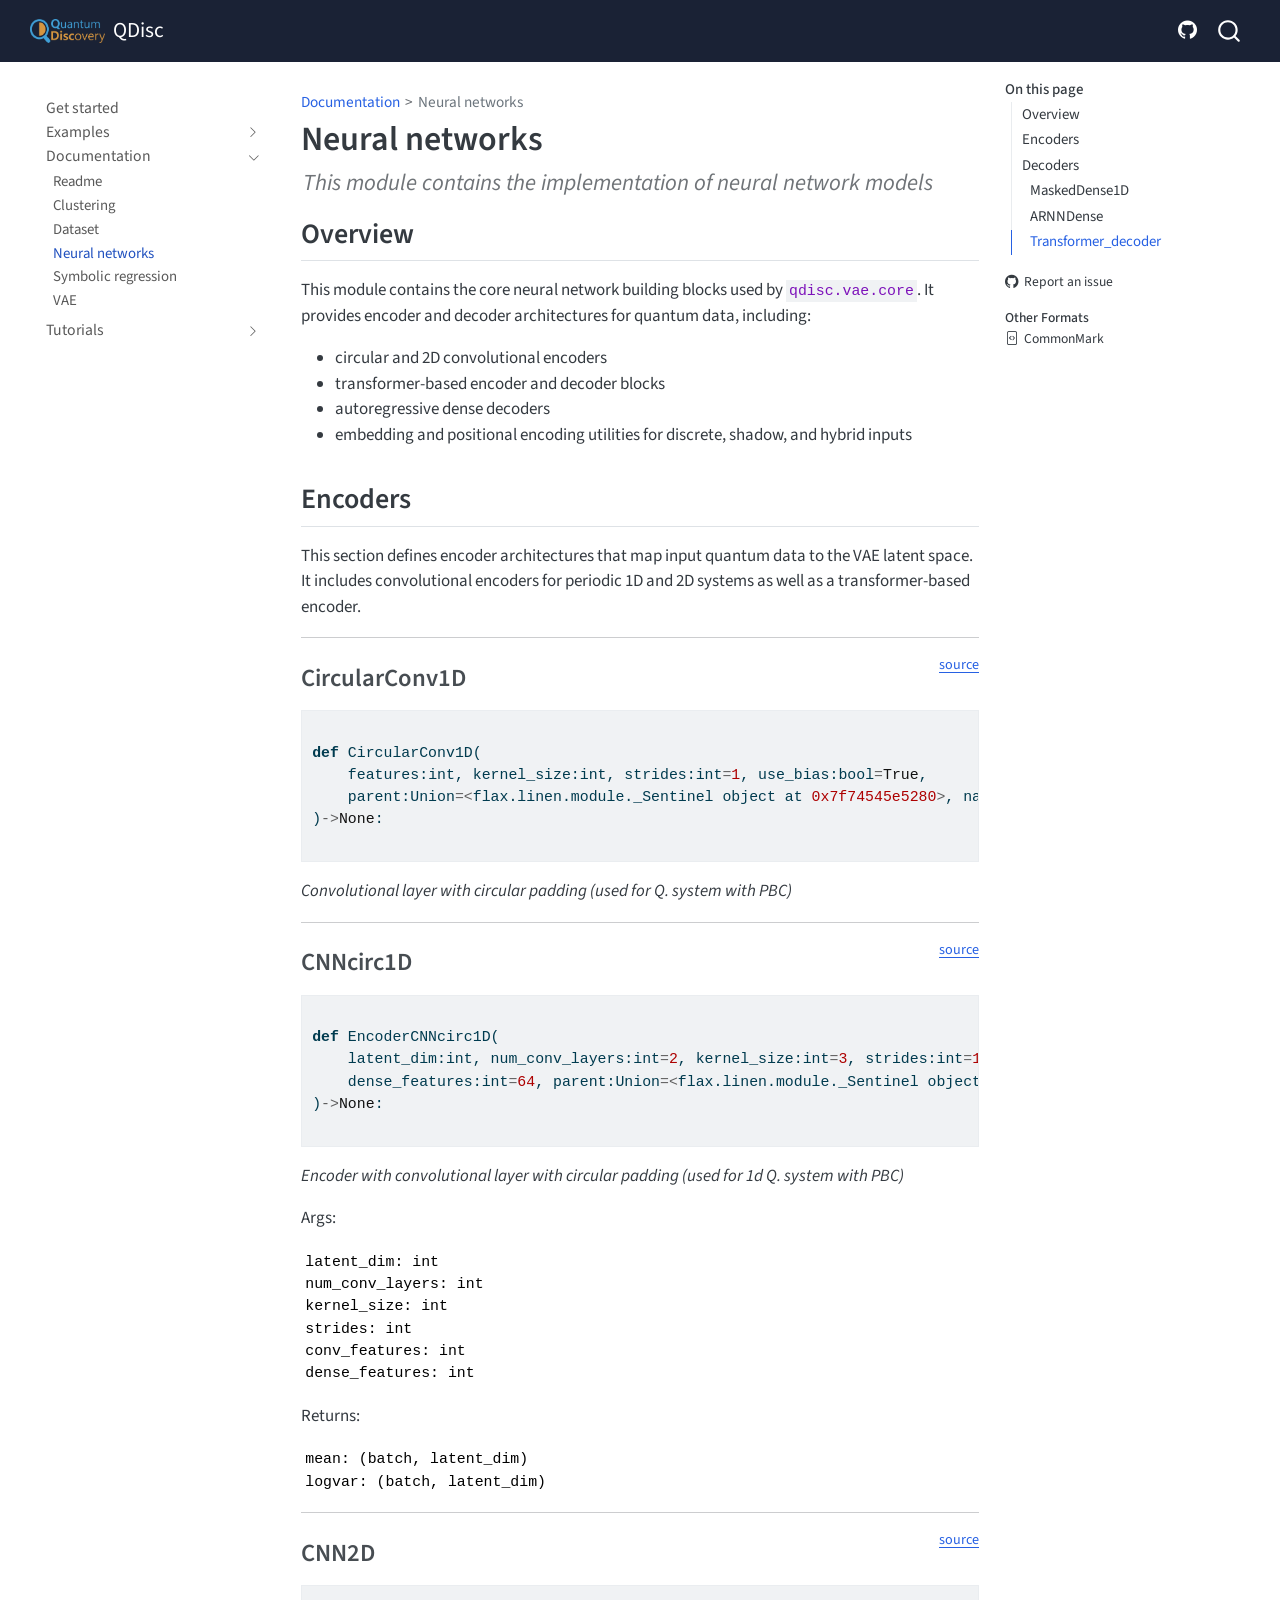
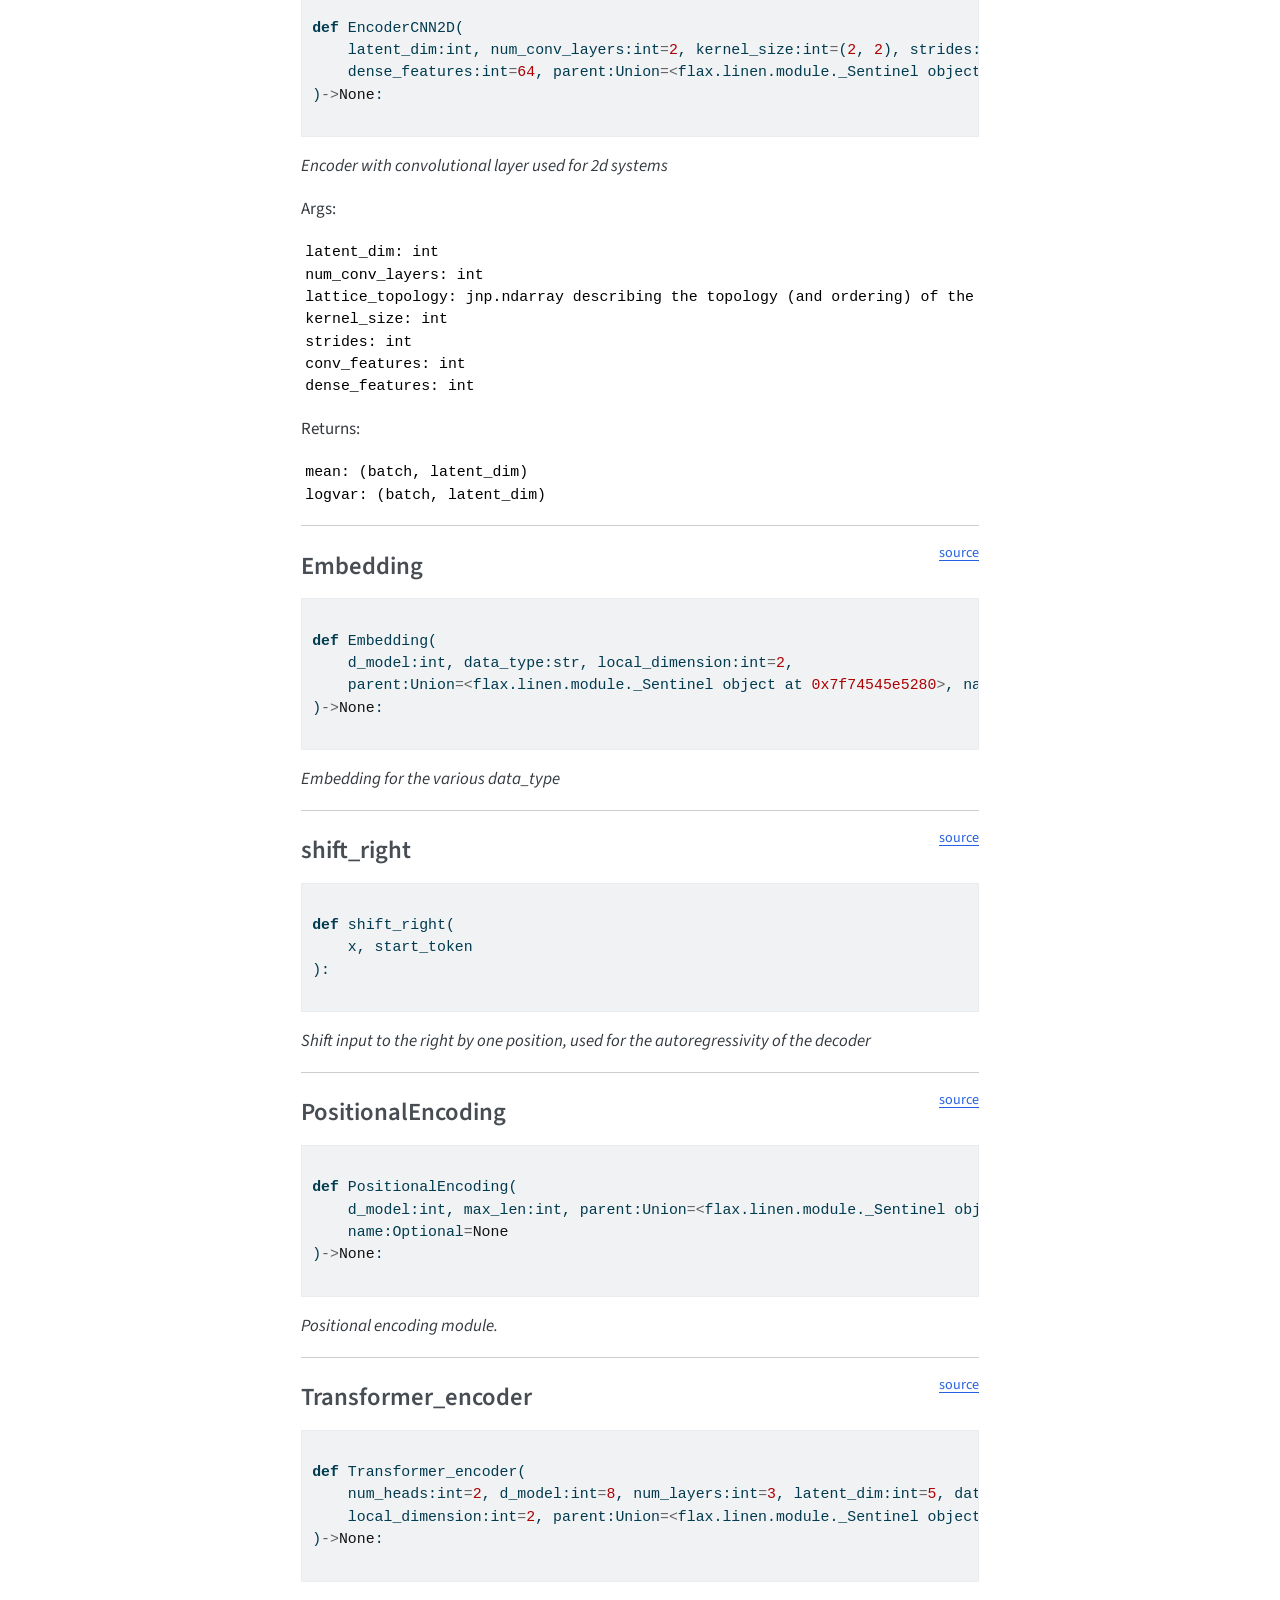
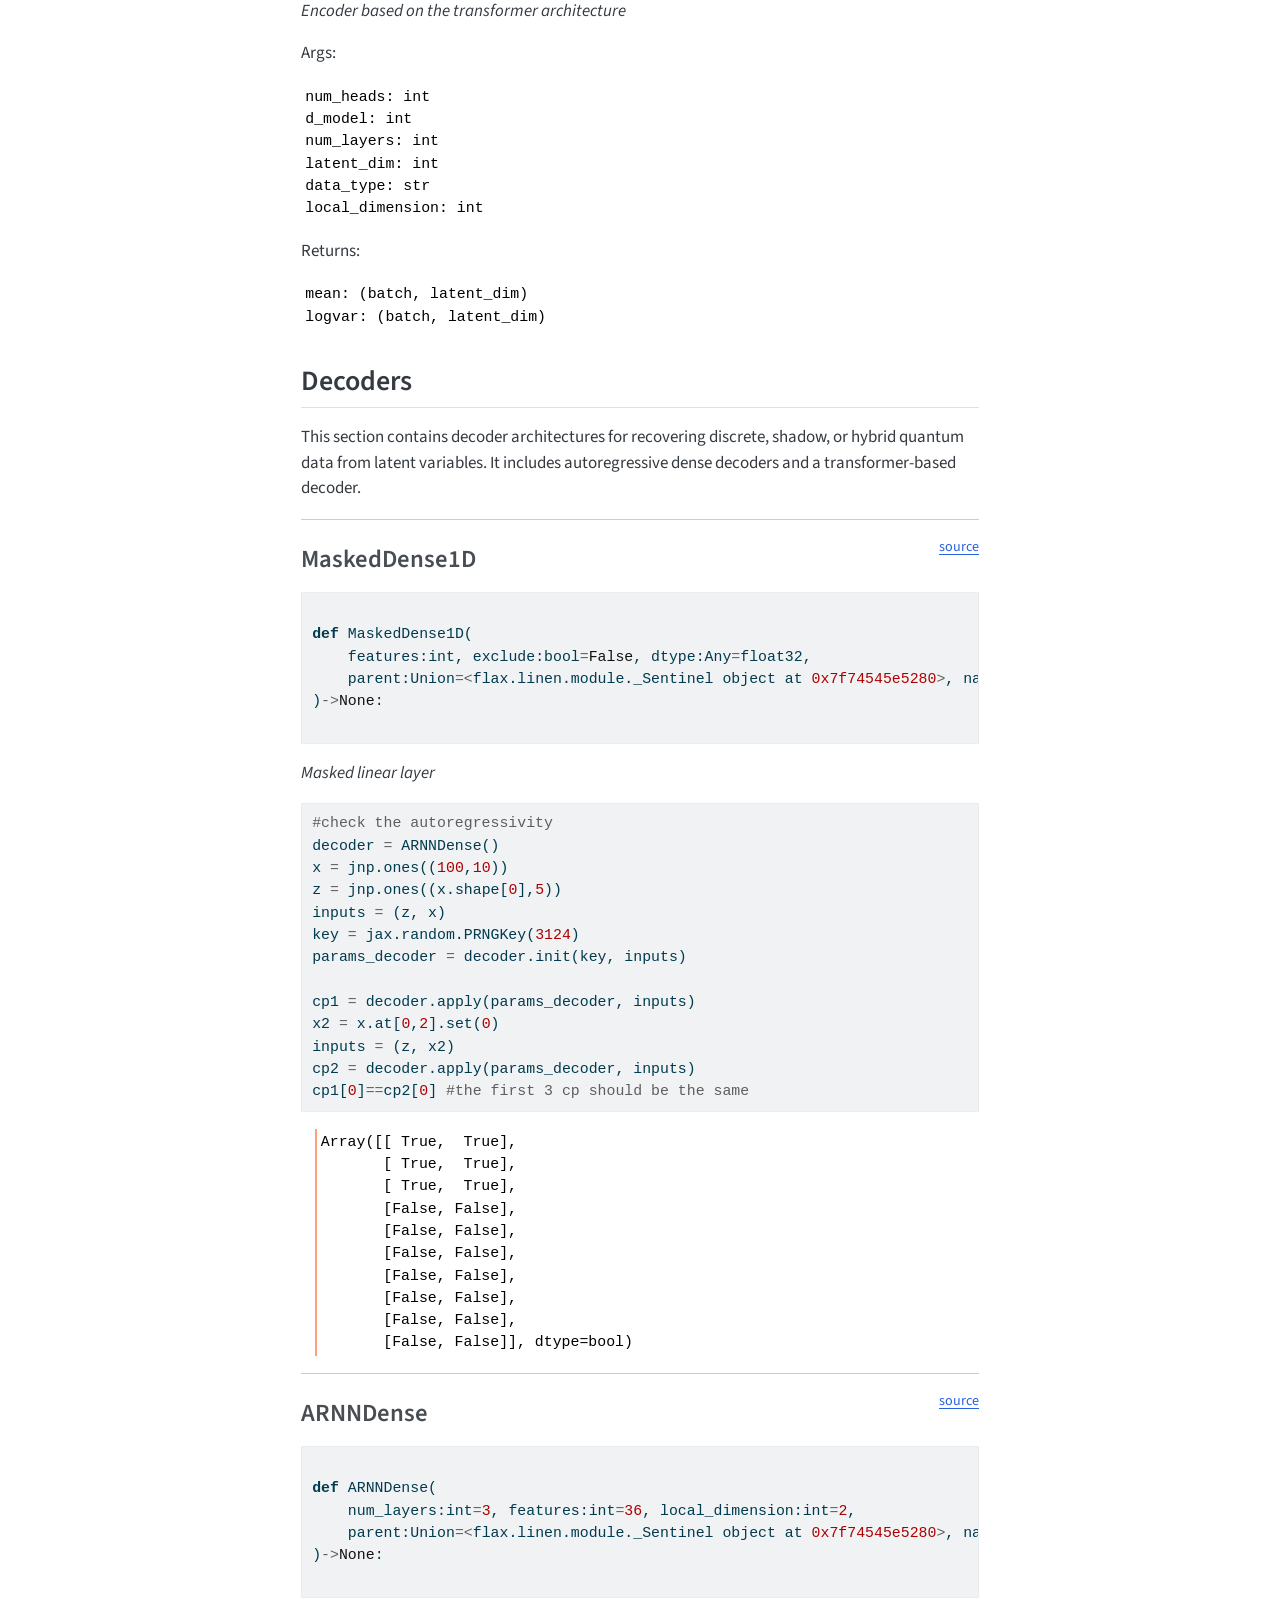
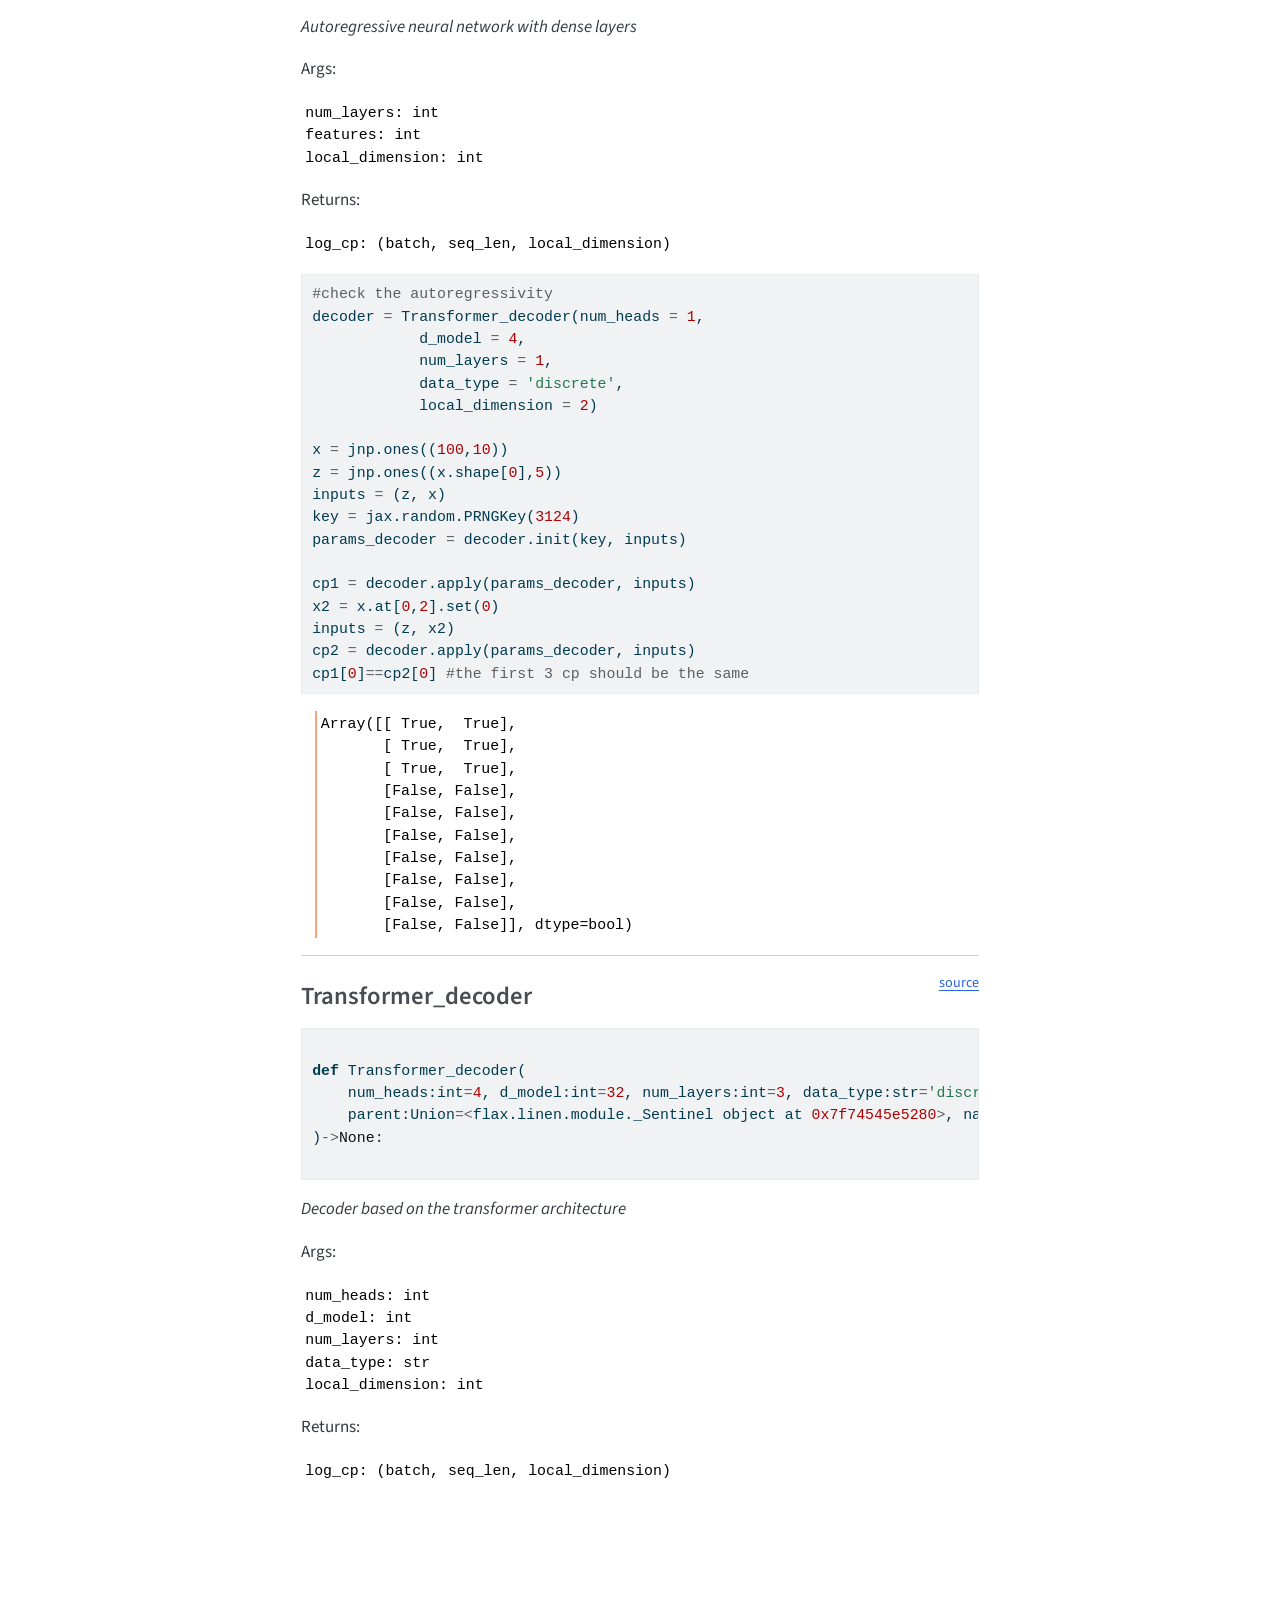
<file: lib_nbs/nn/core.html>
<!DOCTYPE html>
<html xmlns="http://www.w3.org/1999/xhtml" lang="en" xml:lang="en"><head>

<meta charset="utf-8">
<meta name="generator" content="quarto-1.9.37">

<meta name="viewport" content="width=device-width, initial-scale=1.0, user-scalable=yes">

<meta name="description" content="This module contains the implementation of neural network models">

<title>Neural networks – QDisc</title>
<style>
/* Default styles provided by pandoc.
** See https://pandoc.org/MANUAL.html#variables-for-html for config info.
*/
code{white-space: pre-wrap;}
span.smallcaps{font-variant: small-caps;}
div.columns{display: flex; gap: min(4vw, 1.5em);}
div.column{flex: auto; overflow-x: auto;}
div.hanging-indent{margin-left: 1.5em; text-indent: -1.5em;}
ul.task-list{list-style: none;}
ul.task-list li input[type="checkbox"] {
  width: 0.8em;
  margin: 0 0.8em 0.2em -1em; /* quarto-specific, see https://github.com/quarto-dev/quarto-cli/issues/4556 */ 
  vertical-align: middle;
}
/* CSS for syntax highlighting */
html { -webkit-text-size-adjust: 100%; }
pre > code.sourceCode { white-space: pre; position: relative; }
pre > code.sourceCode > span { display: inline-block; line-height: 1.25; }
pre > code.sourceCode > span:empty { height: 1.2em; }
.sourceCode { overflow: visible; }
code.sourceCode > span { color: inherit; text-decoration: inherit; }
div.sourceCode { margin: 1em 0; }
pre.sourceCode { margin: 0; }
@media screen {
div.sourceCode { overflow: auto; }
}
@media print {
pre > code.sourceCode { white-space: pre-wrap; }
pre > code.sourceCode > span { text-indent: -5em; padding-left: 5em; }
}
pre.numberSource code
  { counter-reset: source-line 0; }
pre.numberSource code > span
  { position: relative; left: -4em; counter-increment: source-line; }
pre.numberSource code > span > a:first-child::before
  { content: counter(source-line);
    position: relative; left: -1em; text-align: right; vertical-align: baseline;
    border: none; display: inline-block;
    -webkit-touch-callout: none; -webkit-user-select: none;
    -khtml-user-select: none; -moz-user-select: none;
    -ms-user-select: none; user-select: none;
    padding: 0 4px; width: 4em;
  }
pre.numberSource { margin-left: 3em;  padding-left: 4px; }
div.sourceCode
  {   }
@media screen {
pre > code.sourceCode > span > a:first-child::before { text-decoration: underline; }
}
</style>


<script src="../../site_libs/quarto-nav/quarto-nav.js"></script>
<script src="../../site_libs/quarto-nav/headroom.min.js"></script>
<script src="../../site_libs/clipboard/clipboard.min.js"></script>
<script src="../../site_libs/quarto-search/autocomplete.umd.js"></script>
<script src="../../site_libs/quarto-search/fuse.min.js"></script>
<script src="../../site_libs/quarto-search/quarto-search.js"></script>
<meta name="quarto:offset" content="../../">
<script src="../../site_libs/quarto-html/quarto.js" type="module"></script>
<script src="../../site_libs/quarto-html/tabsets/tabsets.js" type="module"></script>
<script src="../../site_libs/quarto-html/popper.min.js"></script>
<script src="../../site_libs/quarto-html/tippy.umd.min.js"></script>
<script src="../../site_libs/quarto-html/anchor.min.js"></script>
<link href="../../site_libs/quarto-html/tippy.css" rel="stylesheet">
<link href="../../site_libs/quarto-html/quarto-syntax-highlighting-7f8f88aac4f3542376d5c11b86a4c14d.css" rel="stylesheet" id="quarto-text-highlighting-styles">
<script src="../../site_libs/bootstrap/bootstrap.min.js"></script>
<link href="../../site_libs/bootstrap/bootstrap-icons.css" rel="stylesheet">
<link href="../../site_libs/bootstrap/bootstrap-7d0f2692033adbfcebf02552a4d09f1a.min.css" rel="stylesheet" append-hash="true" id="quarto-bootstrap" data-mode="light">
<script id="quarto-search-options" type="application/json">{
  "location": "navbar",
  "copy-button": false,
  "collapse-after": 3,
  "panel-placement": "end",
  "type": "overlay",
  "limit": 50,
  "keyboard-shortcut": [
    "f",
    "/",
    "s"
  ],
  "show-item-context": false,
  "language": {
    "search-no-results-text": "No results",
    "search-matching-documents-text": "matching documents",
    "search-copy-link-title": "Copy link to search",
    "search-hide-matches-text": "Hide additional matches",
    "search-more-match-text": "more match in this document",
    "search-more-matches-text": "more matches in this document",
    "search-clear-button-title": "Clear",
    "search-text-placeholder": "",
    "search-detached-cancel-button-title": "Cancel",
    "search-submit-button-title": "Submit",
    "search-label": "Search"
  }
}</script>


<link rel="stylesheet" href="../../styles.css">
<meta property="og:title" content="Neural networks – QDisc">
<meta property="og:description" content="This module contains the implementation of neural network models">
<meta property="og:site_name" content="QDisc">
<meta name="twitter:title" content="Neural networks – QDisc">
<meta name="twitter:description" content="This module contains the implementation of neural network models">
<meta name="twitter:card" content="summary">
</head>

<body class="nav-sidebar floating nav-fixed quarto-light">

<div id="quarto-search-results"></div>
  <header id="quarto-header" class="headroom fixed-top">
    <nav class="navbar navbar-expand-lg " data-bs-theme="dark">
      <div class="navbar-container container-fluid">
      <div class="navbar-brand-container mx-auto">
    <a href="../../index.html" class="navbar-brand navbar-brand-logo">
    <img src="../../figs/qdisc_logo.png" alt="" class="navbar-logo light-content">
    <img src="../../figs/qdisc_logo.png" alt="" class="navbar-logo dark-content">
    </a>
    <a class="navbar-brand" href="../../index.html">
    <span class="navbar-title">QDisc</span>
    </a>
  </div>
            <div id="quarto-search" class="" title="Search"></div>
          <button class="navbar-toggler" type="button" data-bs-toggle="collapse" data-bs-target="#navbarCollapse" aria-controls="navbarCollapse" role="menu" aria-expanded="false" aria-label="Toggle navigation" onclick="if (window.quartoToggleHeadroom) { window.quartoToggleHeadroom(); }">
  <span class="navbar-toggler-icon"></span>
</button>
          <div class="collapse navbar-collapse" id="navbarCollapse">
            <ul class="navbar-nav navbar-nav-scroll ms-auto">
  <li class="nav-item compact">
    <a class="nav-link" href="https://github.com/qic-ibk/qdisc"> <i class="bi bi-github" role="img">
</i> 
<span class="menu-text"></span></a>
  </li>  
</ul>
          </div> <!-- /navcollapse -->
            <div class="quarto-navbar-tools">
</div>
      </div> <!-- /container-fluid -->
    </nav>
  <nav class="quarto-secondary-nav">
    <div class="container-fluid d-flex">
      <button type="button" class="quarto-btn-toggle btn" data-bs-toggle="collapse" role="button" data-bs-target=".quarto-sidebar-collapse-item" aria-controls="quarto-sidebar" aria-expanded="false" aria-label="Toggle sidebar navigation" onclick="if (window.quartoToggleHeadroom) { window.quartoToggleHeadroom(); }">
        <i class="bi bi-layout-text-sidebar-reverse"></i>
      </button>
        <nav class="quarto-page-breadcrumbs" aria-label="breadcrumb"><ol class="breadcrumb"><li class="breadcrumb-item"><a href="../../lib_nbs/index_docs.html">Documentation</a></li><li class="breadcrumb-item"><a href="../../lib_nbs/nn/core.html">Neural networks</a></li></ol></nav>
        <a class="flex-grow-1" role="navigation" data-bs-toggle="collapse" data-bs-target=".quarto-sidebar-collapse-item" aria-controls="quarto-sidebar" aria-expanded="false" aria-label="Toggle sidebar navigation" onclick="if (window.quartoToggleHeadroom) { window.quartoToggleHeadroom(); }">      
        </a>
    </div>
  </nav>
</header>
<!-- content -->
<div id="quarto-content" class="quarto-container page-columns page-rows-contents page-layout-article page-navbar">
<!-- sidebar -->
  <nav id="quarto-sidebar" class="sidebar collapse collapse-horizontal quarto-sidebar-collapse-item sidebar-navigation floating overflow-auto">
    <div class="sidebar-menu-container"> 
    <ul class="list-unstyled mt-1">
        <li class="sidebar-item">
  <div class="sidebar-item-container"> 
  <a href="../../index.html" class="sidebar-item-text sidebar-link">
 <span class="menu-text">Get started</span></a>
  </div>
</li>
        <li class="sidebar-item sidebar-item-section">
      <div class="sidebar-item-container"> 
            <a class="sidebar-item-text sidebar-link text-start collapsed" data-bs-toggle="collapse" data-bs-target="#quarto-sidebar-section-1" role="navigation" aria-expanded="false">
 <span class="menu-text">Examples</span></a>
          <a class="sidebar-item-toggle text-start collapsed" data-bs-toggle="collapse" data-bs-target="#quarto-sidebar-section-1" role="navigation" aria-expanded="false" aria-label="Toggle section">
            <i class="bi bi-chevron-right ms-2"></i>
          </a> 
      </div>
      <ul id="quarto-sidebar-section-1" class="collapse list-unstyled sidebar-section depth1 ">  
          <li class="sidebar-item">
  <div class="sidebar-item-container"> 
  <a href="../../examples/index_examples.html" class="sidebar-item-text sidebar-link">
 <span class="menu-text">Readme</span></a>
  </div>
</li>
          <li class="sidebar-item">
  <div class="sidebar-item-container"> 
  <a href="../../examples/qdisc_rydberg.html" class="sidebar-item-text sidebar-link">
 <span class="menu-text">Rydberg atoms</span></a>
  </div>
</li>
          <li class="sidebar-item">
  <div class="sidebar-item-container"> 
  <a href="../../examples/qdisc_clusterising.html" class="sidebar-item-text sidebar-link">
 <span class="menu-text">Cluster Ising model</span></a>
  </div>
</li>
          <li class="sidebar-item">
  <div class="sidebar-item-container"> 
  <a href="../../examples/qdisc_fkm.html" class="sidebar-item-text sidebar-link">
 <span class="menu-text">Falinov-Kimbal model</span></a>
  </div>
</li>
      </ul>
  </li>
        <li class="sidebar-item sidebar-item-section">
      <div class="sidebar-item-container"> 
            <a class="sidebar-item-text sidebar-link text-start" data-bs-toggle="collapse" data-bs-target="#quarto-sidebar-section-2" role="navigation" aria-expanded="true">
 <span class="menu-text">Documentation</span></a>
          <a class="sidebar-item-toggle text-start" data-bs-toggle="collapse" data-bs-target="#quarto-sidebar-section-2" role="navigation" aria-expanded="true" aria-label="Toggle section">
            <i class="bi bi-chevron-right ms-2"></i>
          </a> 
      </div>
      <ul id="quarto-sidebar-section-2" class="collapse list-unstyled sidebar-section depth1 show">  
          <li class="sidebar-item">
  <div class="sidebar-item-container"> 
  <a href="../../lib_nbs/index_docs.html" class="sidebar-item-text sidebar-link">
 <span class="menu-text">Readme</span></a>
  </div>
</li>
          <li class="sidebar-item">
  <div class="sidebar-item-container"> 
  <a href="../../lib_nbs/clustering/core.html" class="sidebar-item-text sidebar-link">
 <span class="menu-text">Clustering</span></a>
  </div>
</li>
          <li class="sidebar-item">
  <div class="sidebar-item-container"> 
  <a href="../../lib_nbs/dataset/core.html" class="sidebar-item-text sidebar-link">
 <span class="menu-text">Dataset</span></a>
  </div>
</li>
          <li class="sidebar-item">
  <div class="sidebar-item-container"> 
  <a href="../../lib_nbs/nn/core.html" class="sidebar-item-text sidebar-link active">
 <span class="menu-text">Neural networks</span></a>
  </div>
</li>
          <li class="sidebar-item">
  <div class="sidebar-item-container"> 
  <a href="../../lib_nbs/sr/core.html" class="sidebar-item-text sidebar-link">
 <span class="menu-text">Symbolic regression</span></a>
  </div>
</li>
          <li class="sidebar-item">
  <div class="sidebar-item-container"> 
  <a href="../../lib_nbs/vae/core.html" class="sidebar-item-text sidebar-link">
 <span class="menu-text">VAE</span></a>
  </div>
</li>
      </ul>
  </li>
        <li class="sidebar-item sidebar-item-section">
      <div class="sidebar-item-container"> 
            <a class="sidebar-item-text sidebar-link text-start collapsed" data-bs-toggle="collapse" data-bs-target="#quarto-sidebar-section-3" role="navigation" aria-expanded="false">
 <span class="menu-text">Tutorials</span></a>
          <a class="sidebar-item-toggle text-start collapsed" data-bs-toggle="collapse" data-bs-target="#quarto-sidebar-section-3" role="navigation" aria-expanded="false" aria-label="Toggle section">
            <i class="bi bi-chevron-right ms-2"></i>
          </a> 
      </div>
      <ul id="quarto-sidebar-section-3" class="collapse list-unstyled sidebar-section depth1 ">  
          <li class="sidebar-item">
  <div class="sidebar-item-container"> 
  <a href="../../tutorials/j1j2_tuto1_vae.html" class="sidebar-item-text sidebar-link">
 <span class="menu-text">Training VAEs on quantum data</span></a>
  </div>
</li>
          <li class="sidebar-item">
  <div class="sidebar-item-container"> 
  <a href="../../tutorials/j1j2_tuto2_sr.html" class="sidebar-item-text sidebar-link">
 <span class="menu-text">Extracting order parameters with SR</span></a>
  </div>
</li>
      </ul>
  </li>
    </ul>
    </div>
</nav>
<div id="quarto-sidebar-glass" class="quarto-sidebar-collapse-item" data-bs-toggle="collapse" data-bs-target=".quarto-sidebar-collapse-item"></div>
<!-- margin-sidebar -->
    <div id="quarto-margin-sidebar" class="sidebar margin-sidebar">
        <nav id="TOC" role="doc-toc" class="toc-active">
    <h2 id="toc-title">On this page</h2>
   
  <ul>
  <li><a href="#overview" id="toc-overview" class="nav-link active" data-scroll-target="#overview">Overview</a></li>
  <li><a href="#encoders" id="toc-encoders" class="nav-link" data-scroll-target="#encoders">Encoders</a>
  <ul class="collapse">
  <li><a href="#circularconv1d" id="toc-circularconv1d" class="nav-link" data-scroll-target="#circularconv1d">CircularConv1D</a></li>
  <li><a href="#cnncirc1d" id="toc-cnncirc1d" class="nav-link" data-scroll-target="#cnncirc1d">CNNcirc1D</a></li>
  <li><a href="#cnn2d" id="toc-cnn2d" class="nav-link" data-scroll-target="#cnn2d">CNN2D</a></li>
  <li><a href="#embedding" id="toc-embedding" class="nav-link" data-scroll-target="#embedding">Embedding</a></li>
  <li><a href="#shift_right" id="toc-shift_right" class="nav-link" data-scroll-target="#shift_right">shift_right</a></li>
  <li><a href="#positionalencoding" id="toc-positionalencoding" class="nav-link" data-scroll-target="#positionalencoding">PositionalEncoding</a></li>
  <li><a href="#transformer_encoder" id="toc-transformer_encoder" class="nav-link" data-scroll-target="#transformer_encoder">Transformer_encoder</a></li>
  </ul></li>
  <li><a href="#decoders" id="toc-decoders" class="nav-link" data-scroll-target="#decoders">Decoders</a>
  <ul class="collapse">
  <li><a href="#maskeddense1d" id="toc-maskeddense1d" class="nav-link" data-scroll-target="#maskeddense1d">MaskedDense1D</a></li>
  <li><a href="#arnndense" id="toc-arnndense" class="nav-link" data-scroll-target="#arnndense">ARNNDense</a></li>
  <li><a href="#transformer_decoder" id="toc-transformer_decoder" class="nav-link" data-scroll-target="#transformer_decoder">Transformer_decoder</a></li>
  </ul></li>
  </ul>
<div class="toc-actions"><ul><li><a href="https://github.com/qic-ibk/qdisc/issues/new" class="toc-action"><i class="bi bi-github"></i>Report an issue</a></li></ul></div><div class="quarto-alternate-formats"><h2>Other Formats</h2><ul><li><a href="core.html.md"><i class="bi bi-file-code"></i>CommonMark</a></li></ul></div></nav>
    </div>
<!-- main -->
<main class="content" id="quarto-document-content">

<header id="title-block-header" class="quarto-title-block default"><nav class="quarto-page-breadcrumbs quarto-title-breadcrumbs d-none d-lg-block" aria-label="breadcrumb"><ol class="breadcrumb"><li class="breadcrumb-item"><a href="../../lib_nbs/index_docs.html">Documentation</a></li><li class="breadcrumb-item"><a href="../../lib_nbs/nn/core.html">Neural networks</a></li></ol></nav>
<div class="quarto-title">
<h1 class="title">Neural networks</h1>
</div>

<div>
  <div class="description">
    This module contains the implementation of neural network models
  </div>
</div>


<div class="quarto-title-meta">

    
  
    
  </div>
  


</header>


<!-- WARNING: THIS FILE WAS AUTOGENERATED! DO NOT EDIT! -->
<section id="overview" class="level2">
<h2 class="anchored" data-anchor-id="overview">Overview</h2>
<p>This module contains the core neural network building blocks used by <code>qdisc.vae.core</code>. It provides encoder and decoder architectures for quantum data, including:</p>
<ul>
<li>circular and 2D convolutional encoders</li>
<li>transformer-based encoder and decoder blocks</li>
<li>autoregressive dense decoders</li>
<li>embedding and positional encoding utilities for discrete, shadow, and hybrid inputs</li>
</ul>
</section>
<section id="encoders" class="level2">
<h2 class="anchored" data-anchor-id="encoders">Encoders</h2>
<p>This section defines encoder architectures that map input quantum data to the VAE latent space. It includes convolutional encoders for periodic 1D and 2D systems as well as a transformer-based encoder.</p>
<hr>
<p><a href="https://github.com/qic-ibk/qdisc/blob/main/qdisc/nn/core.py#L17" target="_blank" style="float:right; font-size:smaller">source</a></p>
<section id="circularconv1d" class="level3">
<h3 class="anchored" data-anchor-id="circularconv1d">CircularConv1D</h3>
<div class="code-copy-outer-scaffold"><div class="sourceCode" id="cb1"><pre class="sourceCode python code-with-copy"><code class="sourceCode python"><span id="cb1-1"><a href="#cb1-1" aria-hidden="true" tabindex="-1"></a></span>
<span id="cb1-2"><a href="#cb1-2" aria-hidden="true" tabindex="-1"></a><span class="kw">def</span> CircularConv1D(</span>
<span id="cb1-3"><a href="#cb1-3" aria-hidden="true" tabindex="-1"></a>    features:<span class="bu">int</span>, kernel_size:<span class="bu">int</span>, strides:<span class="bu">int</span><span class="op">=</span><span class="dv">1</span>, use_bias:<span class="bu">bool</span><span class="op">=</span><span class="va">True</span>,</span>
<span id="cb1-4"><a href="#cb1-4" aria-hidden="true" tabindex="-1"></a>    parent:Union<span class="op">=&lt;</span>flax.linen.module._Sentinel <span class="bu">object</span> at <span class="bn">0x7f74545e5280</span><span class="op">&gt;</span>, name:Optional<span class="op">=</span><span class="va">None</span></span>
<span id="cb1-5"><a href="#cb1-5" aria-hidden="true" tabindex="-1"></a>)<span class="op">-&gt;</span><span class="va">None</span>:</span>
<span id="cb1-6"><a href="#cb1-6" aria-hidden="true" tabindex="-1"></a></span></code></pre></div><button title="Copy to Clipboard" class="code-copy-button"><i class="bi"></i></button></div>
<p><em>Convolutional layer with circular padding (used for Q. system with PBC)</em></p>
<hr>
<p><a href="https://github.com/qic-ibk/qdisc/blob/main/qdisc/nn/core.py#L41" target="_blank" style="float:right; font-size:smaller">source</a></p>
</section>
<section id="cnncirc1d" class="level3">
<h3 class="anchored" data-anchor-id="cnncirc1d">CNNcirc1D</h3>
<div class="code-copy-outer-scaffold"><div class="sourceCode" id="cb2"><pre class="sourceCode python code-with-copy"><code class="sourceCode python"><span id="cb2-1"><a href="#cb2-1" aria-hidden="true" tabindex="-1"></a></span>
<span id="cb2-2"><a href="#cb2-2" aria-hidden="true" tabindex="-1"></a><span class="kw">def</span> EncoderCNNcirc1D(</span>
<span id="cb2-3"><a href="#cb2-3" aria-hidden="true" tabindex="-1"></a>    latent_dim:<span class="bu">int</span>, num_conv_layers:<span class="bu">int</span><span class="op">=</span><span class="dv">2</span>, kernel_size:<span class="bu">int</span><span class="op">=</span><span class="dv">3</span>, strides:<span class="bu">int</span><span class="op">=</span><span class="dv">1</span>, conv_features:<span class="bu">int</span><span class="op">=</span><span class="dv">16</span>,</span>
<span id="cb2-4"><a href="#cb2-4" aria-hidden="true" tabindex="-1"></a>    dense_features:<span class="bu">int</span><span class="op">=</span><span class="dv">64</span>, parent:Union<span class="op">=&lt;</span>flax.linen.module._Sentinel <span class="bu">object</span> at <span class="bn">0x7f74545e5280</span><span class="op">&gt;</span>, name:Optional<span class="op">=</span><span class="va">None</span></span>
<span id="cb2-5"><a href="#cb2-5" aria-hidden="true" tabindex="-1"></a>)<span class="op">-&gt;</span><span class="va">None</span>:</span>
<span id="cb2-6"><a href="#cb2-6" aria-hidden="true" tabindex="-1"></a></span></code></pre></div><button title="Copy to Clipboard" class="code-copy-button"><i class="bi"></i></button></div>
<p><em>Encoder with convolutional layer with circular padding (used for 1d Q. system with PBC)</em></p>
<p>Args:</p>
<pre><code>latent_dim: int
num_conv_layers: int
kernel_size: int
strides: int
conv_features: int
dense_features: int</code></pre>
<p>Returns:</p>
<pre><code>mean: (batch, latent_dim)
logvar: (batch, latent_dim)</code></pre>
<hr>
<p><a href="https://github.com/qic-ibk/qdisc/blob/main/qdisc/nn/core.py#L95" target="_blank" style="float:right; font-size:smaller">source</a></p>
</section>
<section id="cnn2d" class="level3">
<h3 class="anchored" data-anchor-id="cnn2d">CNN2D</h3>
<div class="code-copy-outer-scaffold"><div class="sourceCode" id="cb5"><pre class="sourceCode python code-with-copy"><code class="sourceCode python"><span id="cb5-1"><a href="#cb5-1" aria-hidden="true" tabindex="-1"></a></span>
<span id="cb5-2"><a href="#cb5-2" aria-hidden="true" tabindex="-1"></a><span class="kw">def</span> EncoderCNN2D(</span>
<span id="cb5-3"><a href="#cb5-3" aria-hidden="true" tabindex="-1"></a>    latent_dim:<span class="bu">int</span>, num_conv_layers:<span class="bu">int</span><span class="op">=</span><span class="dv">2</span>, kernel_size:<span class="bu">int</span><span class="op">=</span>(<span class="dv">2</span>, <span class="dv">2</span>), strides:<span class="bu">int</span><span class="op">=</span>(<span class="dv">1</span>, <span class="dv">1</span>), conv_features:<span class="bu">int</span><span class="op">=</span><span class="dv">16</span>,</span>
<span id="cb5-4"><a href="#cb5-4" aria-hidden="true" tabindex="-1"></a>    dense_features:<span class="bu">int</span><span class="op">=</span><span class="dv">64</span>, parent:Union<span class="op">=&lt;</span>flax.linen.module._Sentinel <span class="bu">object</span> at <span class="bn">0x7f74545e5280</span><span class="op">&gt;</span>, name:Optional<span class="op">=</span><span class="va">None</span></span>
<span id="cb5-5"><a href="#cb5-5" aria-hidden="true" tabindex="-1"></a>)<span class="op">-&gt;</span><span class="va">None</span>:</span>
<span id="cb5-6"><a href="#cb5-6" aria-hidden="true" tabindex="-1"></a></span></code></pre></div><button title="Copy to Clipboard" class="code-copy-button"><i class="bi"></i></button></div>
<p><em>Encoder with convolutional layer used for 2d systems</em></p>
<p>Args:</p>
<pre><code>latent_dim: int
num_conv_layers: int
lattice_topology: jnp.ndarray describing the topology (and ordering) of the system
kernel_size: int
strides: int
conv_features: int
dense_features: int</code></pre>
<p>Returns:</p>
<pre><code>mean: (batch, latent_dim)
logvar: (batch, latent_dim)</code></pre>
<hr>
<p><a href="https://github.com/qic-ibk/qdisc/blob/main/qdisc/nn/core.py#L186" target="_blank" style="float:right; font-size:smaller">source</a></p>
</section>
<section id="embedding" class="level3">
<h3 class="anchored" data-anchor-id="embedding">Embedding</h3>
<div class="code-copy-outer-scaffold"><div class="sourceCode" id="cb8"><pre class="sourceCode python code-with-copy"><code class="sourceCode python"><span id="cb8-1"><a href="#cb8-1" aria-hidden="true" tabindex="-1"></a></span>
<span id="cb8-2"><a href="#cb8-2" aria-hidden="true" tabindex="-1"></a><span class="kw">def</span> Embedding(</span>
<span id="cb8-3"><a href="#cb8-3" aria-hidden="true" tabindex="-1"></a>    d_model:<span class="bu">int</span>, data_type:<span class="bu">str</span>, local_dimension:<span class="bu">int</span><span class="op">=</span><span class="dv">2</span>,</span>
<span id="cb8-4"><a href="#cb8-4" aria-hidden="true" tabindex="-1"></a>    parent:Union<span class="op">=&lt;</span>flax.linen.module._Sentinel <span class="bu">object</span> at <span class="bn">0x7f74545e5280</span><span class="op">&gt;</span>, name:Optional<span class="op">=</span><span class="va">None</span></span>
<span id="cb8-5"><a href="#cb8-5" aria-hidden="true" tabindex="-1"></a>)<span class="op">-&gt;</span><span class="va">None</span>:</span>
<span id="cb8-6"><a href="#cb8-6" aria-hidden="true" tabindex="-1"></a></span></code></pre></div><button title="Copy to Clipboard" class="code-copy-button"><i class="bi"></i></button></div>
<p><em>Embedding for the various data_type</em></p>
<hr>
<p><a href="https://github.com/qic-ibk/qdisc/blob/main/qdisc/nn/core.py#L178" target="_blank" style="float:right; font-size:smaller">source</a></p>
</section>
<section id="shift_right" class="level3">
<h3 class="anchored" data-anchor-id="shift_right">shift_right</h3>
<div class="code-copy-outer-scaffold"><div class="sourceCode" id="cb9"><pre class="sourceCode python code-with-copy"><code class="sourceCode python"><span id="cb9-1"><a href="#cb9-1" aria-hidden="true" tabindex="-1"></a></span>
<span id="cb9-2"><a href="#cb9-2" aria-hidden="true" tabindex="-1"></a><span class="kw">def</span> shift_right(</span>
<span id="cb9-3"><a href="#cb9-3" aria-hidden="true" tabindex="-1"></a>    x, start_token</span>
<span id="cb9-4"><a href="#cb9-4" aria-hidden="true" tabindex="-1"></a>):</span>
<span id="cb9-5"><a href="#cb9-5" aria-hidden="true" tabindex="-1"></a></span></code></pre></div><button title="Copy to Clipboard" class="code-copy-button"><i class="bi"></i></button></div>
<p><em>Shift input to the right by one position, used for the autoregressivity of the decoder</em></p>
<hr>
<p><a href="https://github.com/qic-ibk/qdisc/blob/main/qdisc/nn/core.py#L153" target="_blank" style="float:right; font-size:smaller">source</a></p>
</section>
<section id="positionalencoding" class="level3">
<h3 class="anchored" data-anchor-id="positionalencoding">PositionalEncoding</h3>
<div class="code-copy-outer-scaffold"><div class="sourceCode" id="cb10"><pre class="sourceCode python code-with-copy"><code class="sourceCode python"><span id="cb10-1"><a href="#cb10-1" aria-hidden="true" tabindex="-1"></a></span>
<span id="cb10-2"><a href="#cb10-2" aria-hidden="true" tabindex="-1"></a><span class="kw">def</span> PositionalEncoding(</span>
<span id="cb10-3"><a href="#cb10-3" aria-hidden="true" tabindex="-1"></a>    d_model:<span class="bu">int</span>, max_len:<span class="bu">int</span>, parent:Union<span class="op">=&lt;</span>flax.linen.module._Sentinel <span class="bu">object</span> at <span class="bn">0x7f74545e5280</span><span class="op">&gt;</span>,</span>
<span id="cb10-4"><a href="#cb10-4" aria-hidden="true" tabindex="-1"></a>    name:Optional<span class="op">=</span><span class="va">None</span></span>
<span id="cb10-5"><a href="#cb10-5" aria-hidden="true" tabindex="-1"></a>)<span class="op">-&gt;</span><span class="va">None</span>:</span>
<span id="cb10-6"><a href="#cb10-6" aria-hidden="true" tabindex="-1"></a></span></code></pre></div><button title="Copy to Clipboard" class="code-copy-button"><i class="bi"></i></button></div>
<p><em>Positional encoding module.</em></p>
<hr>
<p><a href="https://github.com/qic-ibk/qdisc/blob/main/qdisc/nn/core.py#L234" target="_blank" style="float:right; font-size:smaller">source</a></p>
</section>
<section id="transformer_encoder" class="level3">
<h3 class="anchored" data-anchor-id="transformer_encoder">Transformer_encoder</h3>
<div class="code-copy-outer-scaffold"><div class="sourceCode" id="cb11"><pre class="sourceCode python code-with-copy"><code class="sourceCode python"><span id="cb11-1"><a href="#cb11-1" aria-hidden="true" tabindex="-1"></a></span>
<span id="cb11-2"><a href="#cb11-2" aria-hidden="true" tabindex="-1"></a><span class="kw">def</span> Transformer_encoder(</span>
<span id="cb11-3"><a href="#cb11-3" aria-hidden="true" tabindex="-1"></a>    num_heads:<span class="bu">int</span><span class="op">=</span><span class="dv">2</span>, d_model:<span class="bu">int</span><span class="op">=</span><span class="dv">8</span>, num_layers:<span class="bu">int</span><span class="op">=</span><span class="dv">3</span>, latent_dim:<span class="bu">int</span><span class="op">=</span><span class="dv">5</span>, data_type:<span class="bu">str</span><span class="op">=</span><span class="st">'discrete'</span>,</span>
<span id="cb11-4"><a href="#cb11-4" aria-hidden="true" tabindex="-1"></a>    local_dimension:<span class="bu">int</span><span class="op">=</span><span class="dv">2</span>, parent:Union<span class="op">=&lt;</span>flax.linen.module._Sentinel <span class="bu">object</span> at <span class="bn">0x7f74545e5280</span><span class="op">&gt;</span>, name:Optional<span class="op">=</span><span class="va">None</span></span>
<span id="cb11-5"><a href="#cb11-5" aria-hidden="true" tabindex="-1"></a>)<span class="op">-&gt;</span><span class="va">None</span>:</span>
<span id="cb11-6"><a href="#cb11-6" aria-hidden="true" tabindex="-1"></a></span></code></pre></div><button title="Copy to Clipboard" class="code-copy-button"><i class="bi"></i></button></div>
<p><em>Encoder based on the transformer architecture</em></p>
<p>Args:</p>
<pre><code>num_heads: int
d_model: int
num_layers: int
latent_dim: int
data_type: str
local_dimension: int</code></pre>
<p>Returns:</p>
<pre><code>mean: (batch, latent_dim)
logvar: (batch, latent_dim)</code></pre>
</section>
</section>
<section id="decoders" class="level2">
<h2 class="anchored" data-anchor-id="decoders">Decoders</h2>
<p>This section contains decoder architectures for recovering discrete, shadow, or hybrid quantum data from latent variables. It includes autoregressive dense decoders and a transformer-based decoder.</p>
<hr>
<p><a href="https://github.com/qic-ibk/qdisc/blob/main/qdisc/nn/core.py#L310" target="_blank" style="float:right; font-size:smaller">source</a></p>
<section id="maskeddense1d" class="level3">
<h3 class="anchored" data-anchor-id="maskeddense1d">MaskedDense1D</h3>
<div class="code-copy-outer-scaffold"><div class="sourceCode" id="cb14"><pre class="sourceCode python code-with-copy"><code class="sourceCode python"><span id="cb14-1"><a href="#cb14-1" aria-hidden="true" tabindex="-1"></a></span>
<span id="cb14-2"><a href="#cb14-2" aria-hidden="true" tabindex="-1"></a><span class="kw">def</span> MaskedDense1D(</span>
<span id="cb14-3"><a href="#cb14-3" aria-hidden="true" tabindex="-1"></a>    features:<span class="bu">int</span>, exclude:<span class="bu">bool</span><span class="op">=</span><span class="va">False</span>, dtype:Any<span class="op">=</span>float32,</span>
<span id="cb14-4"><a href="#cb14-4" aria-hidden="true" tabindex="-1"></a>    parent:Union<span class="op">=&lt;</span>flax.linen.module._Sentinel <span class="bu">object</span> at <span class="bn">0x7f74545e5280</span><span class="op">&gt;</span>, name:Optional<span class="op">=</span><span class="va">None</span></span>
<span id="cb14-5"><a href="#cb14-5" aria-hidden="true" tabindex="-1"></a>)<span class="op">-&gt;</span><span class="va">None</span>:</span>
<span id="cb14-6"><a href="#cb14-6" aria-hidden="true" tabindex="-1"></a></span></code></pre></div><button title="Copy to Clipboard" class="code-copy-button"><i class="bi"></i></button></div>
<p><em>Masked linear layer</em></p>
<div id="a20c1eb4" class="cell">
<div class="code-copy-outer-scaffold"><div class="sourceCode cell-code" id="cb15"><pre class="sourceCode python code-with-copy"><code class="sourceCode python"><span id="cb15-1"><a href="#cb15-1" aria-hidden="true" tabindex="-1"></a><span class="co">#check the autoregressivity</span></span>
<span id="cb15-2"><a href="#cb15-2" aria-hidden="true" tabindex="-1"></a>decoder <span class="op">=</span> ARNNDense()</span>
<span id="cb15-3"><a href="#cb15-3" aria-hidden="true" tabindex="-1"></a>x <span class="op">=</span> jnp.ones((<span class="dv">100</span>,<span class="dv">10</span>))</span>
<span id="cb15-4"><a href="#cb15-4" aria-hidden="true" tabindex="-1"></a>z <span class="op">=</span> jnp.ones((x.shape[<span class="dv">0</span>],<span class="dv">5</span>))</span>
<span id="cb15-5"><a href="#cb15-5" aria-hidden="true" tabindex="-1"></a>inputs <span class="op">=</span> (z, x)</span>
<span id="cb15-6"><a href="#cb15-6" aria-hidden="true" tabindex="-1"></a>key <span class="op">=</span> jax.random.PRNGKey(<span class="dv">3124</span>)</span>
<span id="cb15-7"><a href="#cb15-7" aria-hidden="true" tabindex="-1"></a>params_decoder <span class="op">=</span> decoder.init(key, inputs)</span>
<span id="cb15-8"><a href="#cb15-8" aria-hidden="true" tabindex="-1"></a></span>
<span id="cb15-9"><a href="#cb15-9" aria-hidden="true" tabindex="-1"></a>cp1 <span class="op">=</span> decoder.<span class="bu">apply</span>(params_decoder, inputs)</span>
<span id="cb15-10"><a href="#cb15-10" aria-hidden="true" tabindex="-1"></a>x2 <span class="op">=</span> x.at[<span class="dv">0</span>,<span class="dv">2</span>].<span class="bu">set</span>(<span class="dv">0</span>)</span>
<span id="cb15-11"><a href="#cb15-11" aria-hidden="true" tabindex="-1"></a>inputs <span class="op">=</span> (z, x2)</span>
<span id="cb15-12"><a href="#cb15-12" aria-hidden="true" tabindex="-1"></a>cp2 <span class="op">=</span> decoder.<span class="bu">apply</span>(params_decoder, inputs)</span>
<span id="cb15-13"><a href="#cb15-13" aria-hidden="true" tabindex="-1"></a>cp1[<span class="dv">0</span>]<span class="op">==</span>cp2[<span class="dv">0</span>] <span class="co">#the first 3 cp should be the same</span></span></code></pre></div><button title="Copy to Clipboard" class="code-copy-button"><i class="bi"></i></button></div>
<div class="cell-output cell-output-display">
<pre><code>Array([[ True,  True],
       [ True,  True],
       [ True,  True],
       [False, False],
       [False, False],
       [False, False],
       [False, False],
       [False, False],
       [False, False],
       [False, False]], dtype=bool)</code></pre>
</div>
</div>
<hr>
<p><a href="https://github.com/qic-ibk/qdisc/blob/main/qdisc/nn/core.py#L361" target="_blank" style="float:right; font-size:smaller">source</a></p>
</section>
<section id="arnndense" class="level3">
<h3 class="anchored" data-anchor-id="arnndense">ARNNDense</h3>
<div class="code-copy-outer-scaffold"><div class="sourceCode" id="cb17"><pre class="sourceCode python code-with-copy"><code class="sourceCode python"><span id="cb17-1"><a href="#cb17-1" aria-hidden="true" tabindex="-1"></a></span>
<span id="cb17-2"><a href="#cb17-2" aria-hidden="true" tabindex="-1"></a><span class="kw">def</span> ARNNDense(</span>
<span id="cb17-3"><a href="#cb17-3" aria-hidden="true" tabindex="-1"></a>    num_layers:<span class="bu">int</span><span class="op">=</span><span class="dv">3</span>, features:<span class="bu">int</span><span class="op">=</span><span class="dv">36</span>, local_dimension:<span class="bu">int</span><span class="op">=</span><span class="dv">2</span>,</span>
<span id="cb17-4"><a href="#cb17-4" aria-hidden="true" tabindex="-1"></a>    parent:Union<span class="op">=&lt;</span>flax.linen.module._Sentinel <span class="bu">object</span> at <span class="bn">0x7f74545e5280</span><span class="op">&gt;</span>, name:Optional<span class="op">=</span><span class="va">None</span></span>
<span id="cb17-5"><a href="#cb17-5" aria-hidden="true" tabindex="-1"></a>)<span class="op">-&gt;</span><span class="va">None</span>:</span>
<span id="cb17-6"><a href="#cb17-6" aria-hidden="true" tabindex="-1"></a></span></code></pre></div><button title="Copy to Clipboard" class="code-copy-button"><i class="bi"></i></button></div>
<p><em>Autoregressive neural network with dense layers</em></p>
<p>Args:</p>
<pre><code>num_layers: int
features: int
local_dimension: int</code></pre>
<p>Returns:</p>
<pre><code>log_cp: (batch, seq_len, local_dimension)</code></pre>
<div id="8e8b9bf8" class="cell">
<div class="code-copy-outer-scaffold"><div class="sourceCode cell-code" id="cb20"><pre class="sourceCode python code-with-copy"><code class="sourceCode python"><span id="cb20-1"><a href="#cb20-1" aria-hidden="true" tabindex="-1"></a><span class="co">#check the autoregressivity</span></span>
<span id="cb20-2"><a href="#cb20-2" aria-hidden="true" tabindex="-1"></a>decoder <span class="op">=</span> Transformer_decoder(num_heads <span class="op">=</span> <span class="dv">1</span>,</span>
<span id="cb20-3"><a href="#cb20-3" aria-hidden="true" tabindex="-1"></a>            d_model <span class="op">=</span> <span class="dv">4</span>,</span>
<span id="cb20-4"><a href="#cb20-4" aria-hidden="true" tabindex="-1"></a>            num_layers <span class="op">=</span> <span class="dv">1</span>,</span>
<span id="cb20-5"><a href="#cb20-5" aria-hidden="true" tabindex="-1"></a>            data_type <span class="op">=</span> <span class="st">'discrete'</span>,</span>
<span id="cb20-6"><a href="#cb20-6" aria-hidden="true" tabindex="-1"></a>            local_dimension <span class="op">=</span> <span class="dv">2</span>)</span>
<span id="cb20-7"><a href="#cb20-7" aria-hidden="true" tabindex="-1"></a>            </span>
<span id="cb20-8"><a href="#cb20-8" aria-hidden="true" tabindex="-1"></a>x <span class="op">=</span> jnp.ones((<span class="dv">100</span>,<span class="dv">10</span>))</span>
<span id="cb20-9"><a href="#cb20-9" aria-hidden="true" tabindex="-1"></a>z <span class="op">=</span> jnp.ones((x.shape[<span class="dv">0</span>],<span class="dv">5</span>))</span>
<span id="cb20-10"><a href="#cb20-10" aria-hidden="true" tabindex="-1"></a>inputs <span class="op">=</span> (z, x)</span>
<span id="cb20-11"><a href="#cb20-11" aria-hidden="true" tabindex="-1"></a>key <span class="op">=</span> jax.random.PRNGKey(<span class="dv">3124</span>)</span>
<span id="cb20-12"><a href="#cb20-12" aria-hidden="true" tabindex="-1"></a>params_decoder <span class="op">=</span> decoder.init(key, inputs)</span>
<span id="cb20-13"><a href="#cb20-13" aria-hidden="true" tabindex="-1"></a></span>
<span id="cb20-14"><a href="#cb20-14" aria-hidden="true" tabindex="-1"></a>cp1 <span class="op">=</span> decoder.<span class="bu">apply</span>(params_decoder, inputs)</span>
<span id="cb20-15"><a href="#cb20-15" aria-hidden="true" tabindex="-1"></a>x2 <span class="op">=</span> x.at[<span class="dv">0</span>,<span class="dv">2</span>].<span class="bu">set</span>(<span class="dv">0</span>)</span>
<span id="cb20-16"><a href="#cb20-16" aria-hidden="true" tabindex="-1"></a>inputs <span class="op">=</span> (z, x2)</span>
<span id="cb20-17"><a href="#cb20-17" aria-hidden="true" tabindex="-1"></a>cp2 <span class="op">=</span> decoder.<span class="bu">apply</span>(params_decoder, inputs)</span>
<span id="cb20-18"><a href="#cb20-18" aria-hidden="true" tabindex="-1"></a>cp1[<span class="dv">0</span>]<span class="op">==</span>cp2[<span class="dv">0</span>] <span class="co">#the first 3 cp should be the same</span></span></code></pre></div><button title="Copy to Clipboard" class="code-copy-button"><i class="bi"></i></button></div>
<div class="cell-output cell-output-display">
<pre><code>Array([[ True,  True],
       [ True,  True],
       [ True,  True],
       [False, False],
       [False, False],
       [False, False],
       [False, False],
       [False, False],
       [False, False],
       [False, False]], dtype=bool)</code></pre>
</div>
</div>
<hr>
<p><a href="https://github.com/qic-ibk/qdisc/blob/main/qdisc/nn/core.py#L407" target="_blank" style="float:right; font-size:smaller">source</a></p>
</section>
<section id="transformer_decoder" class="level3">
<h3 class="anchored" data-anchor-id="transformer_decoder">Transformer_decoder</h3>
<div class="code-copy-outer-scaffold"><div class="sourceCode" id="cb22"><pre class="sourceCode python code-with-copy"><code class="sourceCode python"><span id="cb22-1"><a href="#cb22-1" aria-hidden="true" tabindex="-1"></a></span>
<span id="cb22-2"><a href="#cb22-2" aria-hidden="true" tabindex="-1"></a><span class="kw">def</span> Transformer_decoder(</span>
<span id="cb22-3"><a href="#cb22-3" aria-hidden="true" tabindex="-1"></a>    num_heads:<span class="bu">int</span><span class="op">=</span><span class="dv">4</span>, d_model:<span class="bu">int</span><span class="op">=</span><span class="dv">32</span>, num_layers:<span class="bu">int</span><span class="op">=</span><span class="dv">3</span>, data_type:<span class="bu">str</span><span class="op">=</span><span class="st">'discrete'</span>, local_dimension:<span class="bu">int</span><span class="op">=</span><span class="dv">2</span>,</span>
<span id="cb22-4"><a href="#cb22-4" aria-hidden="true" tabindex="-1"></a>    parent:Union<span class="op">=&lt;</span>flax.linen.module._Sentinel <span class="bu">object</span> at <span class="bn">0x7f74545e5280</span><span class="op">&gt;</span>, name:Optional<span class="op">=</span><span class="va">None</span></span>
<span id="cb22-5"><a href="#cb22-5" aria-hidden="true" tabindex="-1"></a>)<span class="op">-&gt;</span><span class="va">None</span>:</span>
<span id="cb22-6"><a href="#cb22-6" aria-hidden="true" tabindex="-1"></a></span></code></pre></div><button title="Copy to Clipboard" class="code-copy-button"><i class="bi"></i></button></div>
<p><em>Decoder based on the transformer architecture</em></p>
<p>Args:</p>
<pre><code>num_heads: int
d_model: int
num_layers: int
data_type: str
local_dimension: int</code></pre>
<p>Returns:</p>
<pre><code>log_cp: (batch, seq_len, local_dimension)</code></pre>


</section>
</section>

</main> <!-- /main -->
<script id="quarto-html-after-body" type="application/javascript">
  window.document.addEventListener("DOMContentLoaded", function (event) {
    const icon = "";
    const anchorJS = new window.AnchorJS();
    anchorJS.options = {
      placement: 'right',
      icon: icon
    };
    anchorJS.add('.anchored');
    const isCodeAnnotation = (el) => {
      for (const clz of el.classList) {
        if (clz.startsWith('code-annotation-')) {                     
          return true;
        }
      }
      return false;
    }
    const onCopySuccess = function(e) {
      // button target
      const button = e.trigger;
      // don't keep focus
      button.blur();
      // flash "checked"
      button.classList.add('code-copy-button-checked');
      var currentTitle = button.getAttribute("title");
      button.setAttribute("title", "Copied!");
      let tooltip;
      if (window.bootstrap) {
        button.setAttribute("data-bs-toggle", "tooltip");
        button.setAttribute("data-bs-placement", "left");
        button.setAttribute("data-bs-title", "Copied!");
        tooltip = new bootstrap.Tooltip(button, 
          { trigger: "manual", 
            customClass: "code-copy-button-tooltip",
            offset: [0, -8]});
        tooltip.show();    
      }
      setTimeout(function() {
        if (tooltip) {
          tooltip.hide();
          button.removeAttribute("data-bs-title");
          button.removeAttribute("data-bs-toggle");
          button.removeAttribute("data-bs-placement");
        }
        button.setAttribute("title", currentTitle);
        button.classList.remove('code-copy-button-checked');
      }, 1000);
      // clear code selection
      e.clearSelection();
    }
    const getTextToCopy = function(trigger) {
      const outerScaffold = trigger.parentElement.cloneNode(true);
      const codeEl = outerScaffold.querySelector('code');
      for (const childEl of codeEl.children) {
        if (isCodeAnnotation(childEl)) {
          childEl.remove();
        }
      }
      return codeEl.innerText;
    }
    const clipboard = new window.ClipboardJS('.code-copy-button:not([data-in-quarto-modal])', {
      text: getTextToCopy
    });
    clipboard.on('success', onCopySuccess);
    if (window.document.getElementById('quarto-embedded-source-code-modal')) {
      const clipboardModal = new window.ClipboardJS('.code-copy-button[data-in-quarto-modal]', {
        text: getTextToCopy,
        container: window.document.getElementById('quarto-embedded-source-code-modal')
      });
      clipboardModal.on('success', onCopySuccess);
    }
      var localhostRegex = new RegExp(/^(?:http|https):\/\/localhost\:?[0-9]*\//);
      var mailtoRegex = new RegExp(/^mailto:/);
        var filterRegex = new RegExp("https:\/\/qic-ibk\.github\.io\/qdisc\/");
      var isInternal = (href) => {
          return filterRegex.test(href) || localhostRegex.test(href) || mailtoRegex.test(href);
      }
      // Inspect non-navigation links and adorn them if external
     var links = window.document.querySelectorAll('a[href]:not(.nav-link):not(.navbar-brand):not(.toc-action):not(.sidebar-link):not(.sidebar-item-toggle):not(.pagination-link):not(.no-external):not([aria-hidden]):not(.dropdown-item):not(.quarto-navigation-tool):not(.about-link)');
      for (var i=0; i<links.length; i++) {
        const link = links[i];
        if (!isInternal(link.href)) {
          // undo the damage that might have been done by quarto-nav.js in the case of
          // links that we want to consider external
          if (link.dataset.originalHref !== undefined) {
            link.href = link.dataset.originalHref;
          }
        }
      }
    function tippyHover(el, contentFn, onTriggerFn, onUntriggerFn) {
      const config = {
        allowHTML: true,
        maxWidth: 500,
        delay: 100,
        arrow: false,
        appendTo: function(el) {
            return el.parentElement;
        },
        interactive: true,
        interactiveBorder: 10,
        theme: 'quarto',
        placement: 'bottom-start',
      };
      if (contentFn) {
        config.content = contentFn;
      }
      if (onTriggerFn) {
        config.onTrigger = onTriggerFn;
      }
      if (onUntriggerFn) {
        config.onUntrigger = onUntriggerFn;
      }
      window.tippy(el, config); 
    }
    const noterefs = window.document.querySelectorAll('a[role="doc-noteref"]');
    for (var i=0; i<noterefs.length; i++) {
      const ref = noterefs[i];
      tippyHover(ref, function() {
        // use id or data attribute instead here
        let href = ref.getAttribute('data-footnote-href') || ref.getAttribute('href');
        try { href = new URL(href).hash; } catch {}
        const id = href.replace(/^#\/?/, "");
        const note = window.document.getElementById(id);
        if (note) {
          return note.innerHTML;
        } else {
          return "";
        }
      });
    }
    const xrefs = window.document.querySelectorAll('a.quarto-xref');
    const processXRef = (id, note) => {
      // Strip column container classes
      const stripColumnClz = (el) => {
        el.classList.remove("page-full", "page-columns");
        if (el.children) {
          for (const child of el.children) {
            stripColumnClz(child);
          }
        }
      }
      stripColumnClz(note)
      if (id === null || id.startsWith('sec-')) {
        // Special case sections, only their first couple elements
        const container = document.createElement("div");
        if (note.children && note.children.length > 2) {
          container.appendChild(note.children[0].cloneNode(true));
          for (let i = 1; i < note.children.length; i++) {
            const child = note.children[i];
            if (child.tagName === "P" && child.innerText === "") {
              continue;
            } else {
              container.appendChild(child.cloneNode(true));
              break;
            }
          }
          if (window.Quarto?.typesetMath) {
            window.Quarto.typesetMath(container);
          }
          return container.innerHTML
        } else {
          if (window.Quarto?.typesetMath) {
            window.Quarto.typesetMath(note);
          }
          return note.innerHTML;
        }
      } else {
        // Remove any anchor links if they are present
        const anchorLink = note.querySelector('a.anchorjs-link');
        if (anchorLink) {
          anchorLink.remove();
        }
        if (window.Quarto?.typesetMath) {
          window.Quarto.typesetMath(note);
        }
        if (note.classList.contains("callout")) {
          return note.outerHTML;
        } else {
          return note.innerHTML;
        }
      }
    }
    for (var i=0; i<xrefs.length; i++) {
      const xref = xrefs[i];
      tippyHover(xref, undefined, function(instance) {
        instance.disable();
        let url = xref.getAttribute('href');
        let hash = undefined; 
        if (url.startsWith('#')) {
          hash = url;
        } else {
          try { hash = new URL(url).hash; } catch {}
        }
        if (hash) {
          const id = hash.replace(/^#\/?/, "");
          const note = window.document.getElementById(id);
          if (note !== null) {
            try {
              const html = processXRef(id, note.cloneNode(true));
              instance.setContent(html);
            } finally {
              instance.enable();
              instance.show();
            }
          } else {
            // See if we can fetch this
            fetch(url.split('#')[0])
            .then(res => res.text())
            .then(html => {
              const parser = new DOMParser();
              const htmlDoc = parser.parseFromString(html, "text/html");
              const note = htmlDoc.getElementById(id);
              if (note !== null) {
                const html = processXRef(id, note);
                instance.setContent(html);
              } 
            }).finally(() => {
              instance.enable();
              instance.show();
            });
          }
        } else {
          // See if we can fetch a full url (with no hash to target)
          // This is a special case and we should probably do some content thinning / targeting
          fetch(url)
          .then(res => res.text())
          .then(html => {
            const parser = new DOMParser();
            const htmlDoc = parser.parseFromString(html, "text/html");
            const note = htmlDoc.querySelector('main.content');
            if (note !== null) {
              // This should only happen for chapter cross references
              // (since there is no id in the URL)
              // remove the first header
              if (note.children.length > 0 && note.children[0].tagName === "HEADER") {
                note.children[0].remove();
              }
              const html = processXRef(null, note);
              instance.setContent(html);
            } 
          }).finally(() => {
            instance.enable();
            instance.show();
          });
        }
      }, function(instance) {
      });
    }
        let selectedAnnoteEl;
        const selectorForAnnotation = ( cell, annotation) => {
          let cellAttr = 'data-code-cell="' + cell + '"';
          let lineAttr = 'data-code-annotation="' +  annotation + '"';
          const selector = 'span[' + cellAttr + '][' + lineAttr + ']';
          return selector;
        }
        const selectCodeLines = (annoteEl) => {
          const doc = window.document;
          const targetCell = annoteEl.getAttribute("data-target-cell");
          const targetAnnotation = annoteEl.getAttribute("data-target-annotation");
          const annoteSpan = window.document.querySelector(selectorForAnnotation(targetCell, targetAnnotation));
          const lines = annoteSpan.getAttribute("data-code-lines").split(",");
          const lineIds = lines.map((line) => {
            return targetCell + "-" + line;
          })
          let top = null;
          let height = null;
          let parent = null;
          if (lineIds.length > 0) {
              //compute the position of the single el (top and bottom and make a div)
              const el = window.document.getElementById(lineIds[0]);
              top = el.offsetTop;
              height = el.offsetHeight;
              parent = el.parentElement.parentElement;
            if (lineIds.length > 1) {
              const lastEl = window.document.getElementById(lineIds[lineIds.length - 1]);
              const bottom = lastEl.offsetTop + lastEl.offsetHeight;
              height = bottom - top;
            }
            if (top !== null && height !== null && parent !== null) {
              // cook up a div (if necessary) and position it 
              let div = window.document.getElementById("code-annotation-line-highlight");
              if (div === null) {
                div = window.document.createElement("div");
                div.setAttribute("id", "code-annotation-line-highlight");
                div.style.position = 'absolute';
                parent.appendChild(div);
              }
              div.style.top = top - 2 + "px";
              div.style.height = height + 4 + "px";
              div.style.left = 0;
              let gutterDiv = window.document.getElementById("code-annotation-line-highlight-gutter");
              if (gutterDiv === null) {
                gutterDiv = window.document.createElement("div");
                gutterDiv.setAttribute("id", "code-annotation-line-highlight-gutter");
                gutterDiv.style.position = 'absolute';
                const codeCell = window.document.getElementById(targetCell);
                const gutter = codeCell.querySelector('.code-annotation-gutter');
                gutter.appendChild(gutterDiv);
              }
              gutterDiv.style.top = top - 2 + "px";
              gutterDiv.style.height = height + 4 + "px";
            }
            selectedAnnoteEl = annoteEl;
          }
        };
        const unselectCodeLines = () => {
          const elementsIds = ["code-annotation-line-highlight", "code-annotation-line-highlight-gutter"];
          elementsIds.forEach((elId) => {
            const div = window.document.getElementById(elId);
            if (div) {
              div.remove();
            }
          });
          selectedAnnoteEl = undefined;
        };
          // Handle positioning of the toggle
      window.addEventListener(
        "resize",
        throttle(() => {
          elRect = undefined;
          if (selectedAnnoteEl) {
            selectCodeLines(selectedAnnoteEl);
          }
        }, 10)
      );
      function throttle(fn, ms) {
      let throttle = false;
      let timer;
        return (...args) => {
          if(!throttle) { // first call gets through
              fn.apply(this, args);
              throttle = true;
          } else { // all the others get throttled
              if(timer) clearTimeout(timer); // cancel #2
              timer = setTimeout(() => {
                fn.apply(this, args);
                timer = throttle = false;
              }, ms);
          }
        };
      }
        // Attach click handler to the DT
        const annoteDls = window.document.querySelectorAll('dt[data-target-cell]');
        for (const annoteDlNode of annoteDls) {
          annoteDlNode.addEventListener('click', (event) => {
            const clickedEl = event.target;
            if (clickedEl !== selectedAnnoteEl) {
              unselectCodeLines();
              const activeEl = window.document.querySelector('dt[data-target-cell].code-annotation-active');
              if (activeEl) {
                activeEl.classList.remove('code-annotation-active');
              }
              selectCodeLines(clickedEl);
              clickedEl.classList.add('code-annotation-active');
            } else {
              // Unselect the line
              unselectCodeLines();
              clickedEl.classList.remove('code-annotation-active');
            }
          });
        }
    const findCites = (el) => {
      const parentEl = el.parentElement;
      if (parentEl) {
        const cites = parentEl.dataset.cites;
        if (cites) {
          return {
            el,
            cites: cites.split(' ')
          };
        } else {
          return findCites(el.parentElement)
        }
      } else {
        return undefined;
      }
    };
    var bibliorefs = window.document.querySelectorAll('a[role="doc-biblioref"]');
    for (var i=0; i<bibliorefs.length; i++) {
      const ref = bibliorefs[i];
      const citeInfo = findCites(ref);
      if (citeInfo) {
        tippyHover(citeInfo.el, function() {
          var popup = window.document.createElement('div');
          citeInfo.cites.forEach(function(cite) {
            var citeDiv = window.document.createElement('div');
            citeDiv.classList.add('hanging-indent');
            citeDiv.classList.add('csl-entry');
            var biblioDiv = window.document.getElementById('ref-' + cite);
            if (biblioDiv) {
              citeDiv.innerHTML = biblioDiv.innerHTML;
            }
            popup.appendChild(citeDiv);
          });
          return popup.innerHTML;
        });
      }
    }
  });
  </script>
</div> <!-- /content -->




<footer class="footer"><div class="nav-footer"><div class="nav-footer-center"><div class="toc-actions d-sm-block d-md-none"><ul><li><a href="https://github.com/qic-ibk/qdisc/issues/new" class="toc-action"><i class="bi bi-github"></i>Report an issue</a></li></ul></div></div></div></footer></body></html>
</file>
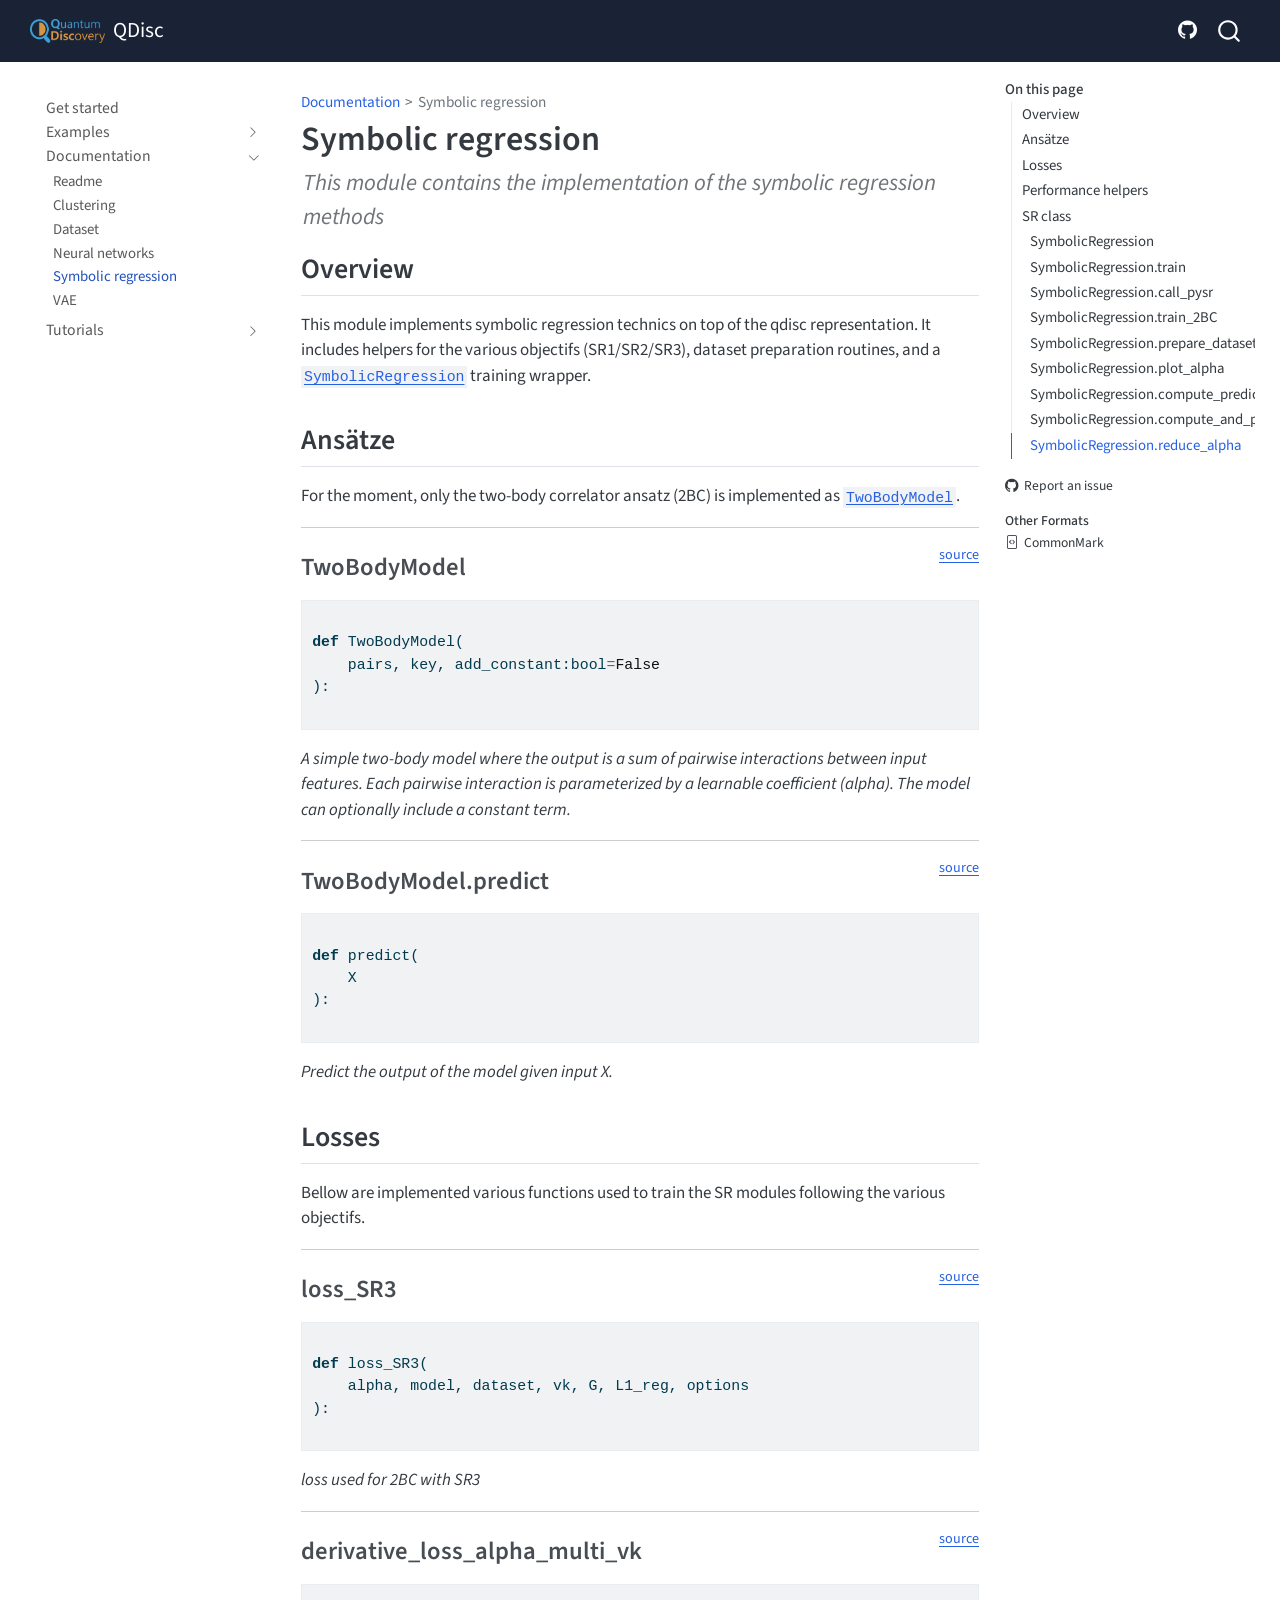
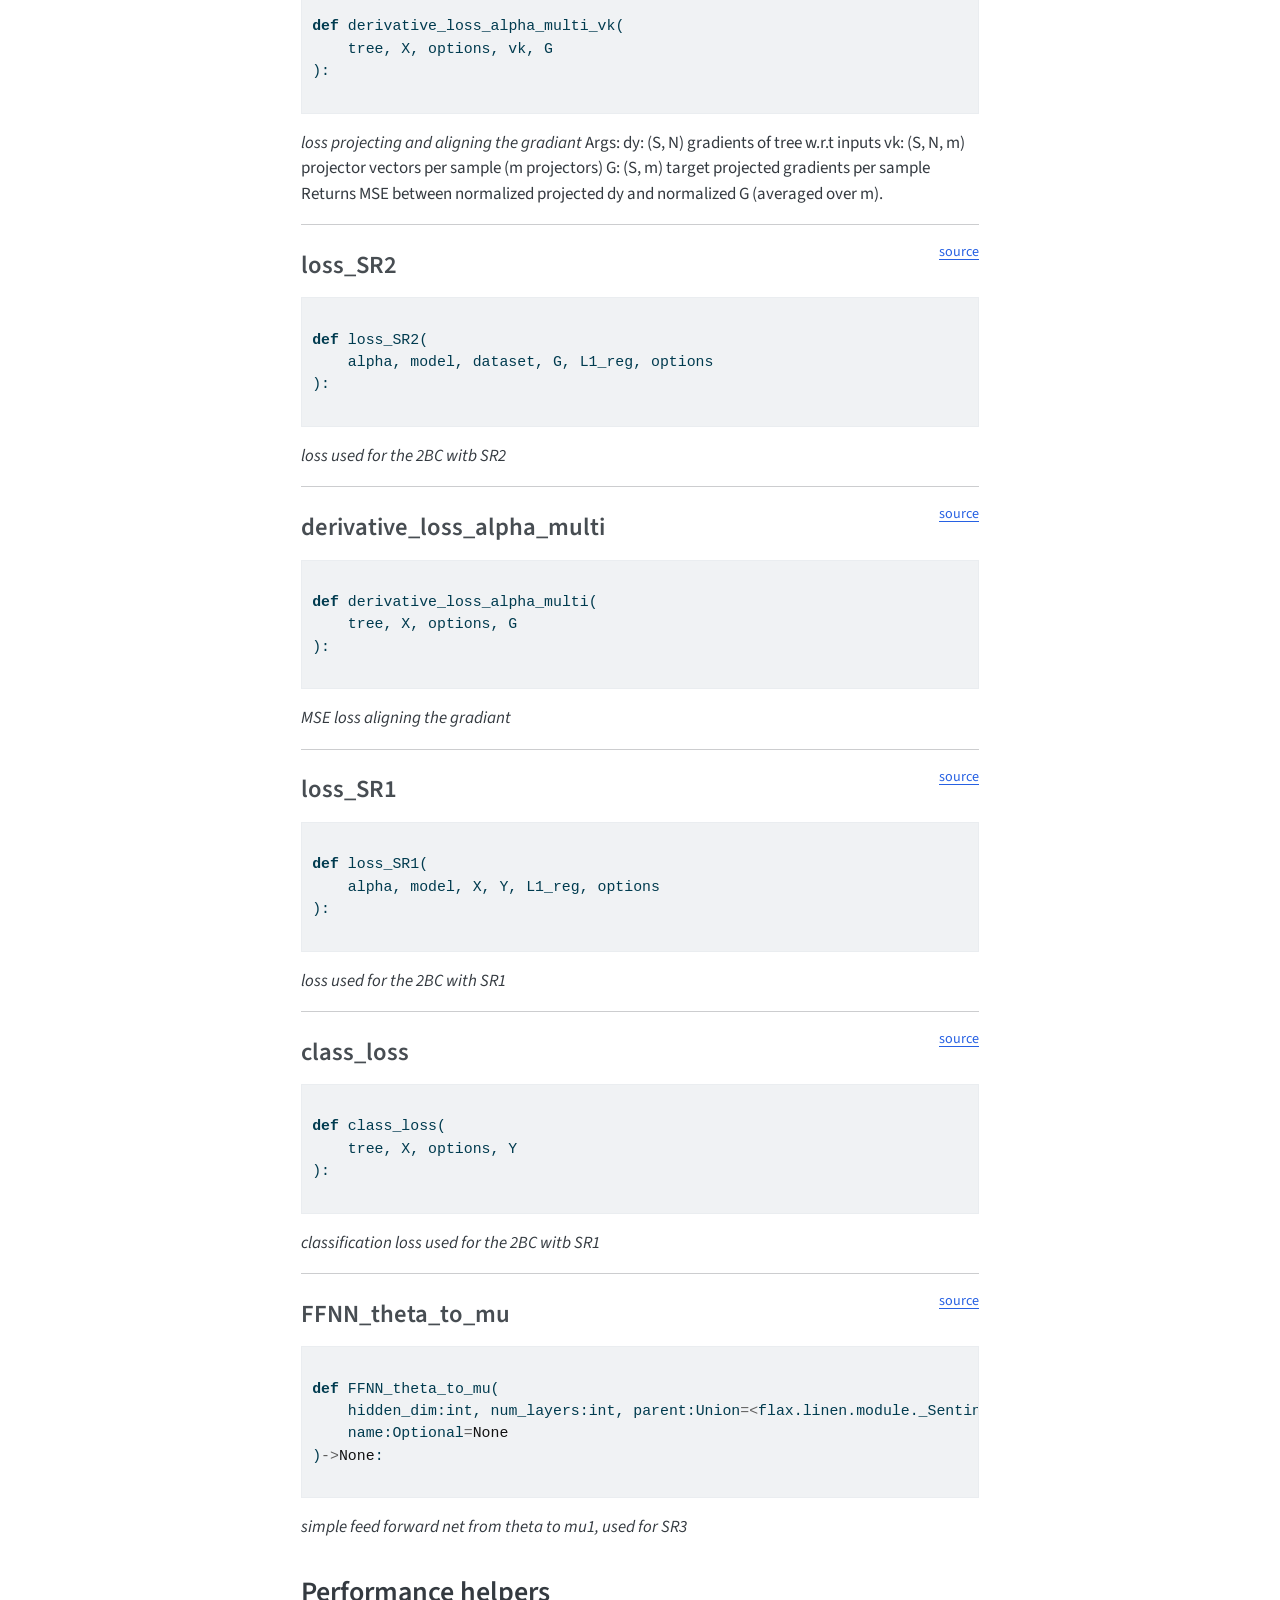
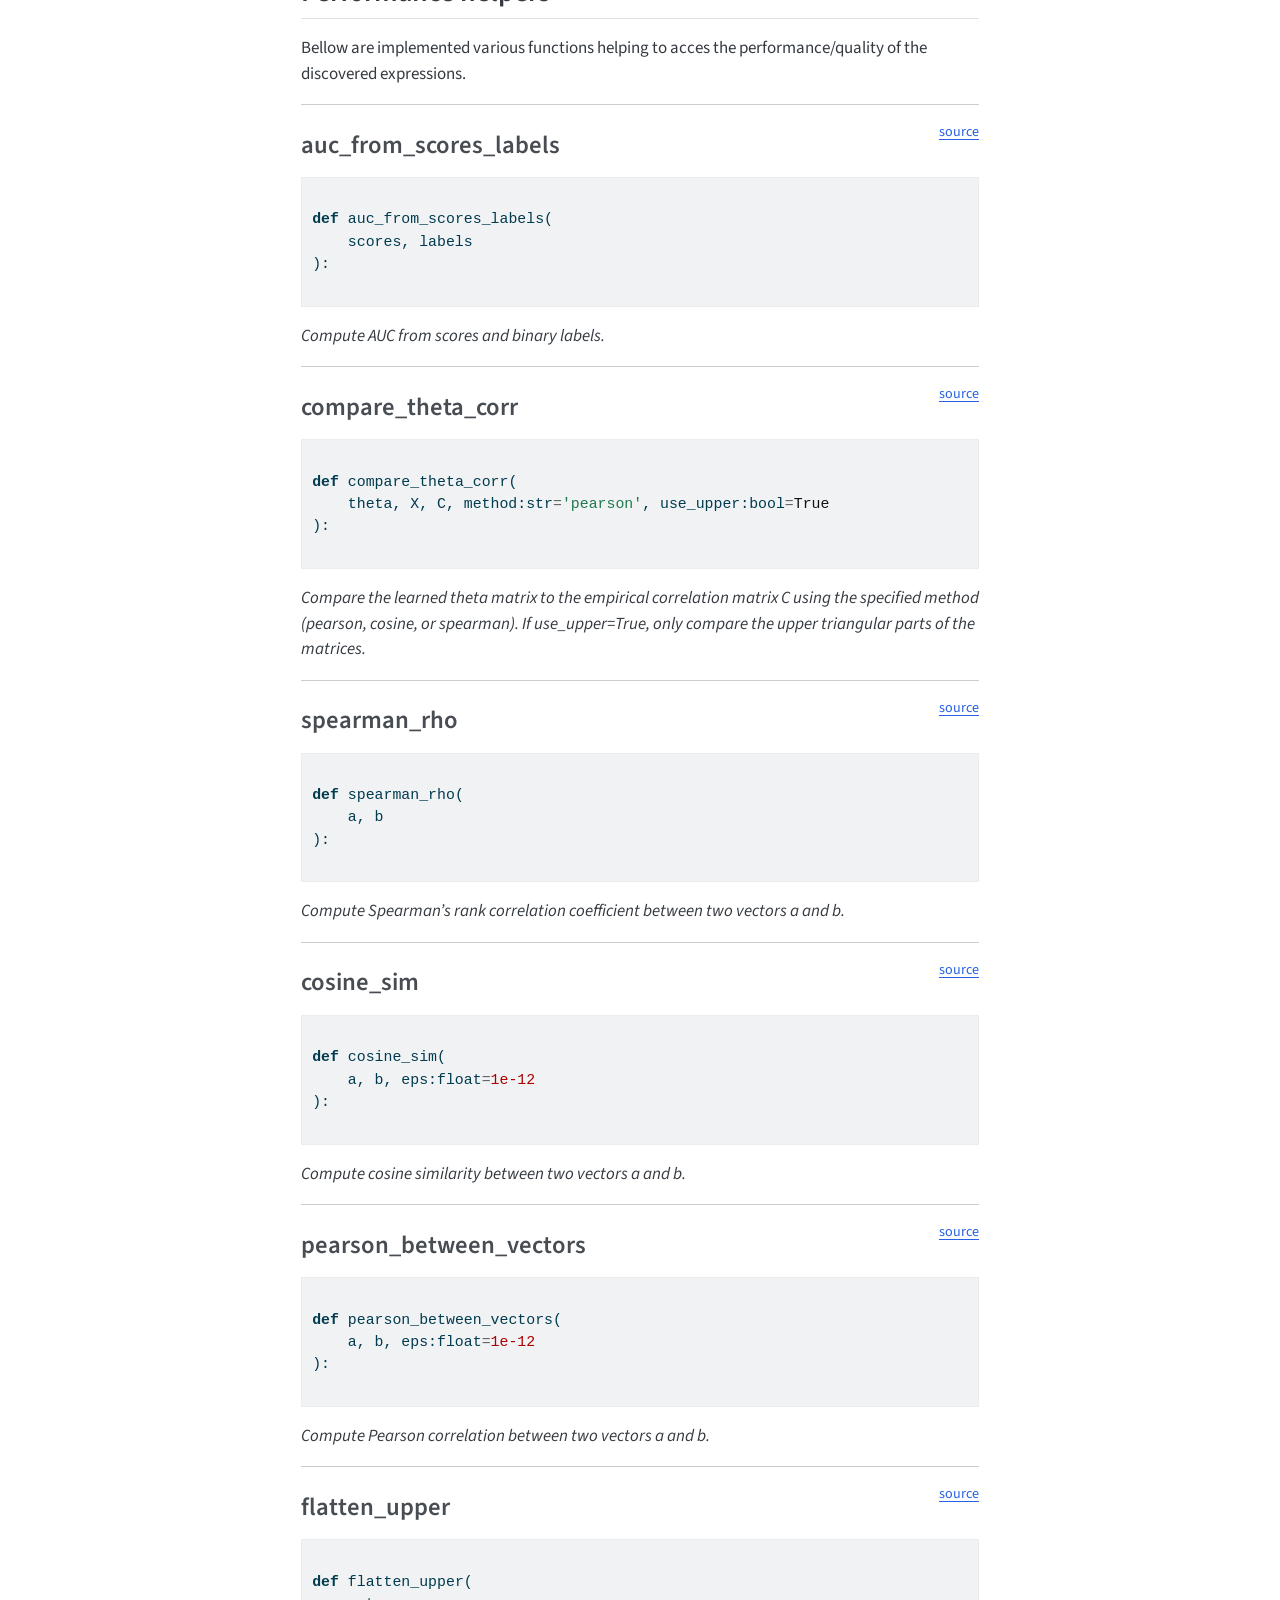
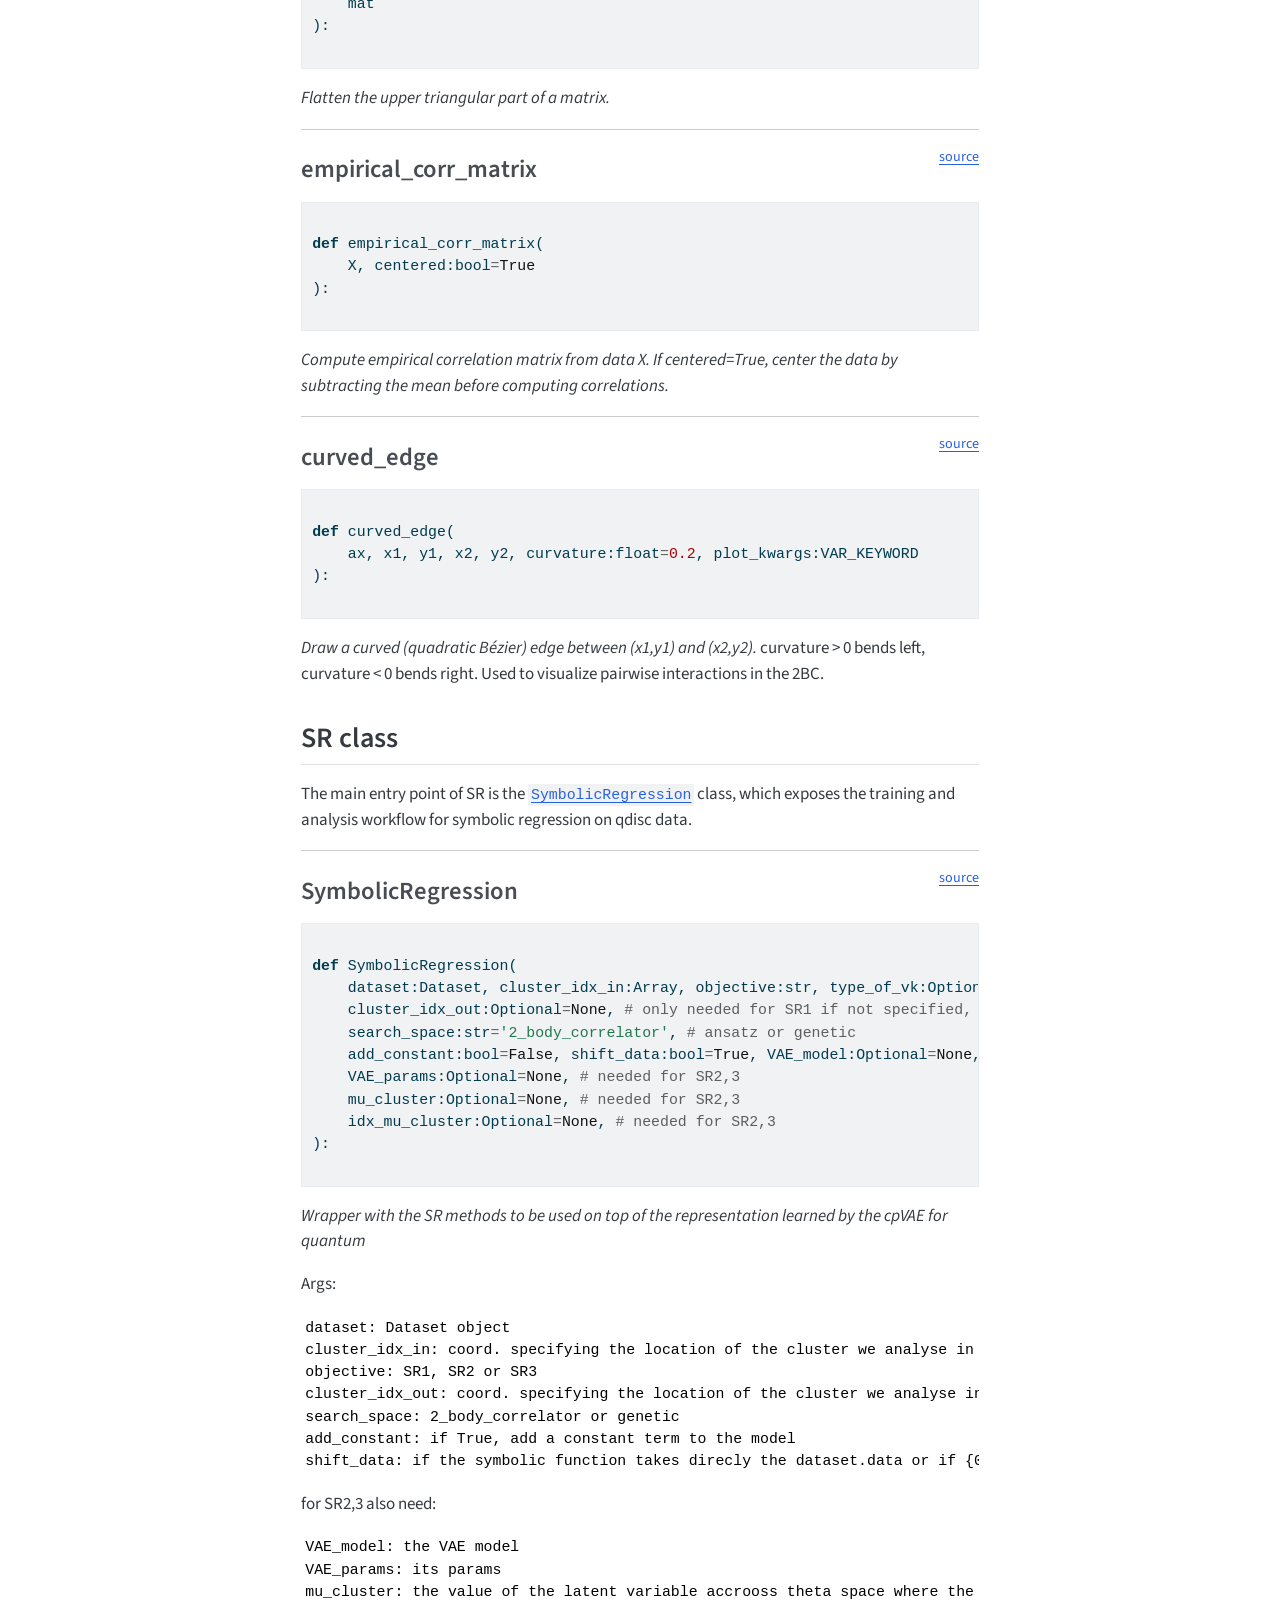
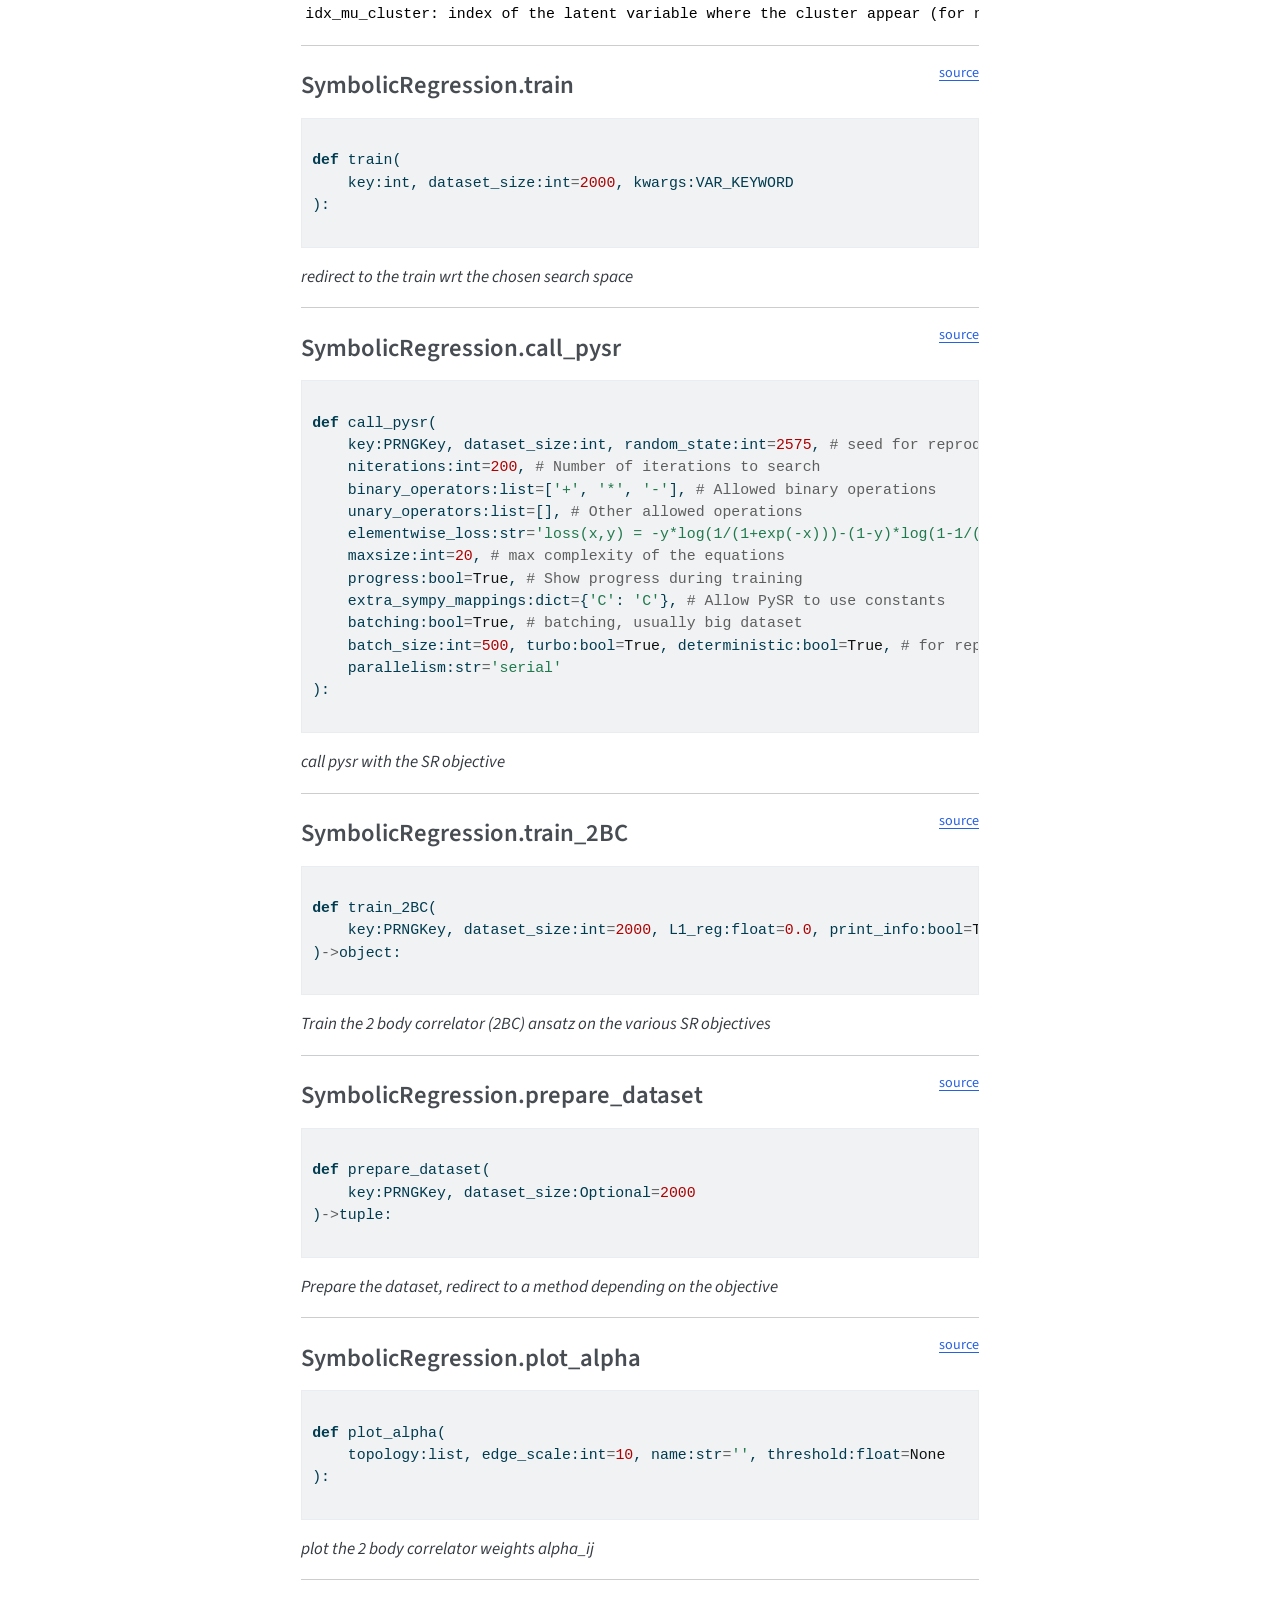
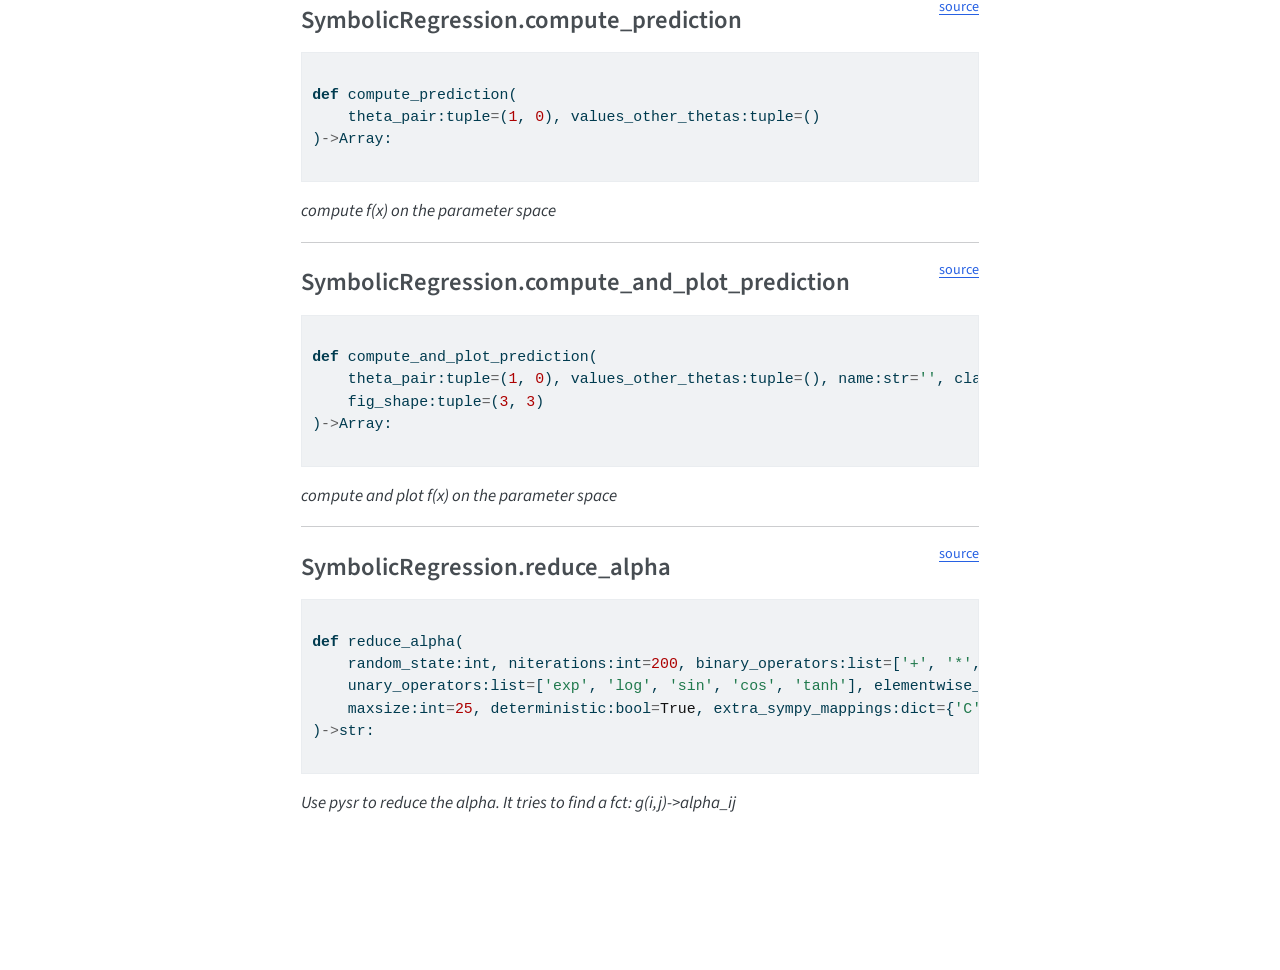
<file: lib_nbs/sr/core.html>
<!DOCTYPE html>
<html xmlns="http://www.w3.org/1999/xhtml" lang="en" xml:lang="en"><head>

<meta charset="utf-8">
<meta name="generator" content="quarto-1.9.37">

<meta name="viewport" content="width=device-width, initial-scale=1.0, user-scalable=yes">

<meta name="description" content="This module contains the implementation of the symbolic regression methods">

<title>Symbolic regression – QDisc</title>
<style>
/* Default styles provided by pandoc.
** See https://pandoc.org/MANUAL.html#variables-for-html for config info.
*/
code{white-space: pre-wrap;}
span.smallcaps{font-variant: small-caps;}
div.columns{display: flex; gap: min(4vw, 1.5em);}
div.column{flex: auto; overflow-x: auto;}
div.hanging-indent{margin-left: 1.5em; text-indent: -1.5em;}
ul.task-list{list-style: none;}
ul.task-list li input[type="checkbox"] {
  width: 0.8em;
  margin: 0 0.8em 0.2em -1em; /* quarto-specific, see https://github.com/quarto-dev/quarto-cli/issues/4556 */ 
  vertical-align: middle;
}
/* CSS for syntax highlighting */
html { -webkit-text-size-adjust: 100%; }
pre > code.sourceCode { white-space: pre; position: relative; }
pre > code.sourceCode > span { display: inline-block; line-height: 1.25; }
pre > code.sourceCode > span:empty { height: 1.2em; }
.sourceCode { overflow: visible; }
code.sourceCode > span { color: inherit; text-decoration: inherit; }
div.sourceCode { margin: 1em 0; }
pre.sourceCode { margin: 0; }
@media screen {
div.sourceCode { overflow: auto; }
}
@media print {
pre > code.sourceCode { white-space: pre-wrap; }
pre > code.sourceCode > span { text-indent: -5em; padding-left: 5em; }
}
pre.numberSource code
  { counter-reset: source-line 0; }
pre.numberSource code > span
  { position: relative; left: -4em; counter-increment: source-line; }
pre.numberSource code > span > a:first-child::before
  { content: counter(source-line);
    position: relative; left: -1em; text-align: right; vertical-align: baseline;
    border: none; display: inline-block;
    -webkit-touch-callout: none; -webkit-user-select: none;
    -khtml-user-select: none; -moz-user-select: none;
    -ms-user-select: none; user-select: none;
    padding: 0 4px; width: 4em;
  }
pre.numberSource { margin-left: 3em;  padding-left: 4px; }
div.sourceCode
  {   }
@media screen {
pre > code.sourceCode > span > a:first-child::before { text-decoration: underline; }
}
</style>


<script src="../../site_libs/quarto-nav/quarto-nav.js"></script>
<script src="../../site_libs/quarto-nav/headroom.min.js"></script>
<script src="../../site_libs/clipboard/clipboard.min.js"></script>
<script src="../../site_libs/quarto-search/autocomplete.umd.js"></script>
<script src="../../site_libs/quarto-search/fuse.min.js"></script>
<script src="../../site_libs/quarto-search/quarto-search.js"></script>
<meta name="quarto:offset" content="../../">
<script src="../../site_libs/quarto-html/quarto.js" type="module"></script>
<script src="../../site_libs/quarto-html/tabsets/tabsets.js" type="module"></script>
<script src="../../site_libs/quarto-html/popper.min.js"></script>
<script src="../../site_libs/quarto-html/tippy.umd.min.js"></script>
<script src="../../site_libs/quarto-html/anchor.min.js"></script>
<link href="../../site_libs/quarto-html/tippy.css" rel="stylesheet">
<link href="../../site_libs/quarto-html/quarto-syntax-highlighting-7f8f88aac4f3542376d5c11b86a4c14d.css" rel="stylesheet" id="quarto-text-highlighting-styles">
<script src="../../site_libs/bootstrap/bootstrap.min.js"></script>
<link href="../../site_libs/bootstrap/bootstrap-icons.css" rel="stylesheet">
<link href="../../site_libs/bootstrap/bootstrap-7d0f2692033adbfcebf02552a4d09f1a.min.css" rel="stylesheet" append-hash="true" id="quarto-bootstrap" data-mode="light">
<script id="quarto-search-options" type="application/json">{
  "location": "navbar",
  "copy-button": false,
  "collapse-after": 3,
  "panel-placement": "end",
  "type": "overlay",
  "limit": 50,
  "keyboard-shortcut": [
    "f",
    "/",
    "s"
  ],
  "show-item-context": false,
  "language": {
    "search-no-results-text": "No results",
    "search-matching-documents-text": "matching documents",
    "search-copy-link-title": "Copy link to search",
    "search-hide-matches-text": "Hide additional matches",
    "search-more-match-text": "more match in this document",
    "search-more-matches-text": "more matches in this document",
    "search-clear-button-title": "Clear",
    "search-text-placeholder": "",
    "search-detached-cancel-button-title": "Cancel",
    "search-submit-button-title": "Submit",
    "search-label": "Search"
  }
}</script>


<link rel="stylesheet" href="../../styles.css">
<meta property="og:title" content="Symbolic regression – QDisc">
<meta property="og:description" content="This module contains the implementation of the symbolic regression methods">
<meta property="og:site_name" content="QDisc">
<meta name="twitter:title" content="Symbolic regression – QDisc">
<meta name="twitter:description" content="This module contains the implementation of the symbolic regression methods">
<meta name="twitter:card" content="summary">
</head>

<body class="nav-sidebar floating nav-fixed quarto-light">

<div id="quarto-search-results"></div>
  <header id="quarto-header" class="headroom fixed-top">
    <nav class="navbar navbar-expand-lg " data-bs-theme="dark">
      <div class="navbar-container container-fluid">
      <div class="navbar-brand-container mx-auto">
    <a href="../../index.html" class="navbar-brand navbar-brand-logo">
    <img src="../../figs/qdisc_logo.png" alt="" class="navbar-logo light-content">
    <img src="../../figs/qdisc_logo.png" alt="" class="navbar-logo dark-content">
    </a>
    <a class="navbar-brand" href="../../index.html">
    <span class="navbar-title">QDisc</span>
    </a>
  </div>
            <div id="quarto-search" class="" title="Search"></div>
          <button class="navbar-toggler" type="button" data-bs-toggle="collapse" data-bs-target="#navbarCollapse" aria-controls="navbarCollapse" role="menu" aria-expanded="false" aria-label="Toggle navigation" onclick="if (window.quartoToggleHeadroom) { window.quartoToggleHeadroom(); }">
  <span class="navbar-toggler-icon"></span>
</button>
          <div class="collapse navbar-collapse" id="navbarCollapse">
            <ul class="navbar-nav navbar-nav-scroll ms-auto">
  <li class="nav-item compact">
    <a class="nav-link" href="https://github.com/qic-ibk/qdisc"> <i class="bi bi-github" role="img">
</i> 
<span class="menu-text"></span></a>
  </li>  
</ul>
          </div> <!-- /navcollapse -->
            <div class="quarto-navbar-tools">
</div>
      </div> <!-- /container-fluid -->
    </nav>
  <nav class="quarto-secondary-nav">
    <div class="container-fluid d-flex">
      <button type="button" class="quarto-btn-toggle btn" data-bs-toggle="collapse" role="button" data-bs-target=".quarto-sidebar-collapse-item" aria-controls="quarto-sidebar" aria-expanded="false" aria-label="Toggle sidebar navigation" onclick="if (window.quartoToggleHeadroom) { window.quartoToggleHeadroom(); }">
        <i class="bi bi-layout-text-sidebar-reverse"></i>
      </button>
        <nav class="quarto-page-breadcrumbs" aria-label="breadcrumb"><ol class="breadcrumb"><li class="breadcrumb-item"><a href="../../lib_nbs/index_docs.html">Documentation</a></li><li class="breadcrumb-item"><a href="../../lib_nbs/sr/core.html">Symbolic regression</a></li></ol></nav>
        <a class="flex-grow-1" role="navigation" data-bs-toggle="collapse" data-bs-target=".quarto-sidebar-collapse-item" aria-controls="quarto-sidebar" aria-expanded="false" aria-label="Toggle sidebar navigation" onclick="if (window.quartoToggleHeadroom) { window.quartoToggleHeadroom(); }">      
        </a>
    </div>
  </nav>
</header>
<!-- content -->
<div id="quarto-content" class="quarto-container page-columns page-rows-contents page-layout-article page-navbar">
<!-- sidebar -->
  <nav id="quarto-sidebar" class="sidebar collapse collapse-horizontal quarto-sidebar-collapse-item sidebar-navigation floating overflow-auto">
    <div class="sidebar-menu-container"> 
    <ul class="list-unstyled mt-1">
        <li class="sidebar-item">
  <div class="sidebar-item-container"> 
  <a href="../../index.html" class="sidebar-item-text sidebar-link">
 <span class="menu-text">Get started</span></a>
  </div>
</li>
        <li class="sidebar-item sidebar-item-section">
      <div class="sidebar-item-container"> 
            <a class="sidebar-item-text sidebar-link text-start collapsed" data-bs-toggle="collapse" data-bs-target="#quarto-sidebar-section-1" role="navigation" aria-expanded="false">
 <span class="menu-text">Examples</span></a>
          <a class="sidebar-item-toggle text-start collapsed" data-bs-toggle="collapse" data-bs-target="#quarto-sidebar-section-1" role="navigation" aria-expanded="false" aria-label="Toggle section">
            <i class="bi bi-chevron-right ms-2"></i>
          </a> 
      </div>
      <ul id="quarto-sidebar-section-1" class="collapse list-unstyled sidebar-section depth1 ">  
          <li class="sidebar-item">
  <div class="sidebar-item-container"> 
  <a href="../../examples/index_examples.html" class="sidebar-item-text sidebar-link">
 <span class="menu-text">Readme</span></a>
  </div>
</li>
          <li class="sidebar-item">
  <div class="sidebar-item-container"> 
  <a href="../../examples/qdisc_rydberg.html" class="sidebar-item-text sidebar-link">
 <span class="menu-text">Rydberg atoms</span></a>
  </div>
</li>
          <li class="sidebar-item">
  <div class="sidebar-item-container"> 
  <a href="../../examples/qdisc_clusterising.html" class="sidebar-item-text sidebar-link">
 <span class="menu-text">Cluster Ising model</span></a>
  </div>
</li>
          <li class="sidebar-item">
  <div class="sidebar-item-container"> 
  <a href="../../examples/qdisc_fkm.html" class="sidebar-item-text sidebar-link">
 <span class="menu-text">Falinov-Kimbal model</span></a>
  </div>
</li>
      </ul>
  </li>
        <li class="sidebar-item sidebar-item-section">
      <div class="sidebar-item-container"> 
            <a class="sidebar-item-text sidebar-link text-start" data-bs-toggle="collapse" data-bs-target="#quarto-sidebar-section-2" role="navigation" aria-expanded="true">
 <span class="menu-text">Documentation</span></a>
          <a class="sidebar-item-toggle text-start" data-bs-toggle="collapse" data-bs-target="#quarto-sidebar-section-2" role="navigation" aria-expanded="true" aria-label="Toggle section">
            <i class="bi bi-chevron-right ms-2"></i>
          </a> 
      </div>
      <ul id="quarto-sidebar-section-2" class="collapse list-unstyled sidebar-section depth1 show">  
          <li class="sidebar-item">
  <div class="sidebar-item-container"> 
  <a href="../../lib_nbs/index_docs.html" class="sidebar-item-text sidebar-link">
 <span class="menu-text">Readme</span></a>
  </div>
</li>
          <li class="sidebar-item">
  <div class="sidebar-item-container"> 
  <a href="../../lib_nbs/clustering/core.html" class="sidebar-item-text sidebar-link">
 <span class="menu-text">Clustering</span></a>
  </div>
</li>
          <li class="sidebar-item">
  <div class="sidebar-item-container"> 
  <a href="../../lib_nbs/dataset/core.html" class="sidebar-item-text sidebar-link">
 <span class="menu-text">Dataset</span></a>
  </div>
</li>
          <li class="sidebar-item">
  <div class="sidebar-item-container"> 
  <a href="../../lib_nbs/nn/core.html" class="sidebar-item-text sidebar-link">
 <span class="menu-text">Neural networks</span></a>
  </div>
</li>
          <li class="sidebar-item">
  <div class="sidebar-item-container"> 
  <a href="../../lib_nbs/sr/core.html" class="sidebar-item-text sidebar-link active">
 <span class="menu-text">Symbolic regression</span></a>
  </div>
</li>
          <li class="sidebar-item">
  <div class="sidebar-item-container"> 
  <a href="../../lib_nbs/vae/core.html" class="sidebar-item-text sidebar-link">
 <span class="menu-text">VAE</span></a>
  </div>
</li>
      </ul>
  </li>
        <li class="sidebar-item sidebar-item-section">
      <div class="sidebar-item-container"> 
            <a class="sidebar-item-text sidebar-link text-start collapsed" data-bs-toggle="collapse" data-bs-target="#quarto-sidebar-section-3" role="navigation" aria-expanded="false">
 <span class="menu-text">Tutorials</span></a>
          <a class="sidebar-item-toggle text-start collapsed" data-bs-toggle="collapse" data-bs-target="#quarto-sidebar-section-3" role="navigation" aria-expanded="false" aria-label="Toggle section">
            <i class="bi bi-chevron-right ms-2"></i>
          </a> 
      </div>
      <ul id="quarto-sidebar-section-3" class="collapse list-unstyled sidebar-section depth1 ">  
          <li class="sidebar-item">
  <div class="sidebar-item-container"> 
  <a href="../../tutorials/j1j2_tuto1_vae.html" class="sidebar-item-text sidebar-link">
 <span class="menu-text">Training VAEs on quantum data</span></a>
  </div>
</li>
          <li class="sidebar-item">
  <div class="sidebar-item-container"> 
  <a href="../../tutorials/j1j2_tuto2_sr.html" class="sidebar-item-text sidebar-link">
 <span class="menu-text">Extracting order parameters with SR</span></a>
  </div>
</li>
      </ul>
  </li>
    </ul>
    </div>
</nav>
<div id="quarto-sidebar-glass" class="quarto-sidebar-collapse-item" data-bs-toggle="collapse" data-bs-target=".quarto-sidebar-collapse-item"></div>
<!-- margin-sidebar -->
    <div id="quarto-margin-sidebar" class="sidebar margin-sidebar">
        <nav id="TOC" role="doc-toc" class="toc-active">
    <h2 id="toc-title">On this page</h2>
   
  <ul>
  <li><a href="#overview" id="toc-overview" class="nav-link active" data-scroll-target="#overview">Overview</a></li>
  <li><a href="#ansätze" id="toc-ansätze" class="nav-link" data-scroll-target="#ansätze">Ansätze</a>
  <ul class="collapse">
  <li><a href="#twobodymodel" id="toc-twobodymodel" class="nav-link" data-scroll-target="#twobodymodel">TwoBodyModel</a></li>
  <li><a href="#twobodymodel.predict" id="toc-twobodymodel.predict" class="nav-link" data-scroll-target="#twobodymodel.predict">TwoBodyModel.predict</a></li>
  </ul></li>
  <li><a href="#losses" id="toc-losses" class="nav-link" data-scroll-target="#losses">Losses</a>
  <ul class="collapse">
  <li><a href="#loss_sr3" id="toc-loss_sr3" class="nav-link" data-scroll-target="#loss_sr3">loss_SR3</a></li>
  <li><a href="#derivative_loss_alpha_multi_vk" id="toc-derivative_loss_alpha_multi_vk" class="nav-link" data-scroll-target="#derivative_loss_alpha_multi_vk">derivative_loss_alpha_multi_vk</a></li>
  <li><a href="#loss_sr2" id="toc-loss_sr2" class="nav-link" data-scroll-target="#loss_sr2">loss_SR2</a></li>
  <li><a href="#derivative_loss_alpha_multi" id="toc-derivative_loss_alpha_multi" class="nav-link" data-scroll-target="#derivative_loss_alpha_multi">derivative_loss_alpha_multi</a></li>
  <li><a href="#loss_sr1" id="toc-loss_sr1" class="nav-link" data-scroll-target="#loss_sr1">loss_SR1</a></li>
  <li><a href="#class_loss" id="toc-class_loss" class="nav-link" data-scroll-target="#class_loss">class_loss</a></li>
  <li><a href="#ffnn_theta_to_mu" id="toc-ffnn_theta_to_mu" class="nav-link" data-scroll-target="#ffnn_theta_to_mu">FFNN_theta_to_mu</a></li>
  </ul></li>
  <li><a href="#performance-helpers" id="toc-performance-helpers" class="nav-link" data-scroll-target="#performance-helpers">Performance helpers</a>
  <ul class="collapse">
  <li><a href="#auc_from_scores_labels" id="toc-auc_from_scores_labels" class="nav-link" data-scroll-target="#auc_from_scores_labels">auc_from_scores_labels</a></li>
  <li><a href="#compare_theta_corr" id="toc-compare_theta_corr" class="nav-link" data-scroll-target="#compare_theta_corr">compare_theta_corr</a></li>
  <li><a href="#spearman_rho" id="toc-spearman_rho" class="nav-link" data-scroll-target="#spearman_rho">spearman_rho</a></li>
  <li><a href="#cosine_sim" id="toc-cosine_sim" class="nav-link" data-scroll-target="#cosine_sim">cosine_sim</a></li>
  <li><a href="#pearson_between_vectors" id="toc-pearson_between_vectors" class="nav-link" data-scroll-target="#pearson_between_vectors">pearson_between_vectors</a></li>
  <li><a href="#flatten_upper" id="toc-flatten_upper" class="nav-link" data-scroll-target="#flatten_upper">flatten_upper</a></li>
  <li><a href="#empirical_corr_matrix" id="toc-empirical_corr_matrix" class="nav-link" data-scroll-target="#empirical_corr_matrix">empirical_corr_matrix</a></li>
  <li><a href="#curved_edge" id="toc-curved_edge" class="nav-link" data-scroll-target="#curved_edge">curved_edge</a></li>
  </ul></li>
  <li><a href="#sr-class" id="toc-sr-class" class="nav-link" data-scroll-target="#sr-class">SR class</a>
  <ul class="collapse">
  <li><a href="#symbolicregression" id="toc-symbolicregression" class="nav-link" data-scroll-target="#symbolicregression">SymbolicRegression</a></li>
  <li><a href="#symbolicregression.train" id="toc-symbolicregression.train" class="nav-link" data-scroll-target="#symbolicregression.train">SymbolicRegression.train</a></li>
  <li><a href="#symbolicregression.call_pysr" id="toc-symbolicregression.call_pysr" class="nav-link" data-scroll-target="#symbolicregression.call_pysr">SymbolicRegression.call_pysr</a></li>
  <li><a href="#symbolicregression.train_2bc" id="toc-symbolicregression.train_2bc" class="nav-link" data-scroll-target="#symbolicregression.train_2bc">SymbolicRegression.train_2BC</a></li>
  <li><a href="#symbolicregression.prepare_dataset" id="toc-symbolicregression.prepare_dataset" class="nav-link" data-scroll-target="#symbolicregression.prepare_dataset">SymbolicRegression.prepare_dataset</a></li>
  <li><a href="#symbolicregression.plot_alpha" id="toc-symbolicregression.plot_alpha" class="nav-link" data-scroll-target="#symbolicregression.plot_alpha">SymbolicRegression.plot_alpha</a></li>
  <li><a href="#symbolicregression.compute_prediction" id="toc-symbolicregression.compute_prediction" class="nav-link" data-scroll-target="#symbolicregression.compute_prediction">SymbolicRegression.compute_prediction</a></li>
  <li><a href="#symbolicregression.compute_and_plot_prediction" id="toc-symbolicregression.compute_and_plot_prediction" class="nav-link" data-scroll-target="#symbolicregression.compute_and_plot_prediction">SymbolicRegression.compute_and_plot_prediction</a></li>
  <li><a href="#symbolicregression.reduce_alpha" id="toc-symbolicregression.reduce_alpha" class="nav-link" data-scroll-target="#symbolicregression.reduce_alpha">SymbolicRegression.reduce_alpha</a></li>
  </ul></li>
  </ul>
<div class="toc-actions"><ul><li><a href="https://github.com/qic-ibk/qdisc/issues/new" class="toc-action"><i class="bi bi-github"></i>Report an issue</a></li></ul></div><div class="quarto-alternate-formats"><h2>Other Formats</h2><ul><li><a href="core.html.md"><i class="bi bi-file-code"></i>CommonMark</a></li></ul></div></nav>
    </div>
<!-- main -->
<main class="content" id="quarto-document-content">

<header id="title-block-header" class="quarto-title-block default"><nav class="quarto-page-breadcrumbs quarto-title-breadcrumbs d-none d-lg-block" aria-label="breadcrumb"><ol class="breadcrumb"><li class="breadcrumb-item"><a href="../../lib_nbs/index_docs.html">Documentation</a></li><li class="breadcrumb-item"><a href="../../lib_nbs/sr/core.html">Symbolic regression</a></li></ol></nav>
<div class="quarto-title">
<h1 class="title">Symbolic regression</h1>
</div>

<div>
  <div class="description">
    This module contains the implementation of the symbolic regression methods
  </div>
</div>


<div class="quarto-title-meta">

    
  
    
  </div>
  


</header>


<!-- WARNING: THIS FILE WAS AUTOGENERATED! DO NOT EDIT! -->
<section id="overview" class="level2">
<h2 class="anchored" data-anchor-id="overview">Overview</h2>
<p>This module implements symbolic regression technics on top of the qdisc representation. It includes helpers for the various objectifs (SR1/SR2/SR3), dataset preparation routines, and a <a href="https://qic-ibk.github.io/qdisc/lib_nbs/sr/core.html#symbolicregression"><code>SymbolicRegression</code></a> training wrapper.</p>
</section>
<section id="ansätze" class="level2">
<h2 class="anchored" data-anchor-id="ansätze">Ansätze</h2>
<p>For the moment, only the two-body correlator ansatz (2BC) is implemented as <a href="https://qic-ibk.github.io/qdisc/lib_nbs/sr/core.html#twobodymodel"><code>TwoBodyModel</code></a>.</p>
<hr>
<p><a href="https://github.com/qic-ibk/qdisc/blob/main/qdisc/sr/core.py#L26" target="_blank" style="float:right; font-size:smaller">source</a></p>
<section id="twobodymodel" class="level3">
<h3 class="anchored" data-anchor-id="twobodymodel">TwoBodyModel</h3>
<div class="code-copy-outer-scaffold"><div class="sourceCode" id="cb1"><pre class="sourceCode python code-with-copy"><code class="sourceCode python"><span id="cb1-1"><a href="#cb1-1" aria-hidden="true" tabindex="-1"></a></span>
<span id="cb1-2"><a href="#cb1-2" aria-hidden="true" tabindex="-1"></a><span class="kw">def</span> TwoBodyModel(</span>
<span id="cb1-3"><a href="#cb1-3" aria-hidden="true" tabindex="-1"></a>    pairs, key, add_constant:<span class="bu">bool</span><span class="op">=</span><span class="va">False</span></span>
<span id="cb1-4"><a href="#cb1-4" aria-hidden="true" tabindex="-1"></a>):</span>
<span id="cb1-5"><a href="#cb1-5" aria-hidden="true" tabindex="-1"></a></span></code></pre></div><button title="Copy to Clipboard" class="code-copy-button"><i class="bi"></i></button></div>
<p><em>A simple two-body model where the output is a sum of pairwise interactions between input features. Each pairwise interaction is parameterized by a learnable coefficient (alpha). The model can optionally include a constant term.</em></p>
<hr>
<p><a href="https://github.com/qic-ibk/qdisc/blob/main/qdisc/sr/core.py#L53" target="_blank" style="float:right; font-size:smaller">source</a></p>
</section>
<section id="twobodymodel.predict" class="level3">
<h3 class="anchored" data-anchor-id="twobodymodel.predict">TwoBodyModel.predict</h3>
<div class="code-copy-outer-scaffold"><div class="sourceCode" id="cb2"><pre class="sourceCode python code-with-copy"><code class="sourceCode python"><span id="cb2-1"><a href="#cb2-1" aria-hidden="true" tabindex="-1"></a></span>
<span id="cb2-2"><a href="#cb2-2" aria-hidden="true" tabindex="-1"></a><span class="kw">def</span> predict(</span>
<span id="cb2-3"><a href="#cb2-3" aria-hidden="true" tabindex="-1"></a>    X</span>
<span id="cb2-4"><a href="#cb2-4" aria-hidden="true" tabindex="-1"></a>):</span>
<span id="cb2-5"><a href="#cb2-5" aria-hidden="true" tabindex="-1"></a></span></code></pre></div><button title="Copy to Clipboard" class="code-copy-button"><i class="bi"></i></button></div>
<p><em>Predict the output of the model given input X.</em></p>
</section>
</section>
<section id="losses" class="level2">
<h2 class="anchored" data-anchor-id="losses">Losses</h2>
<p>Bellow are implemented various functions used to train the SR modules following the various objectifs.</p>
<hr>
<p><a href="https://github.com/qic-ibk/qdisc/blob/main/qdisc/sr/core.py#L158" target="_blank" style="float:right; font-size:smaller">source</a></p>
<section id="loss_sr3" class="level3">
<h3 class="anchored" data-anchor-id="loss_sr3">loss_SR3</h3>
<div class="code-copy-outer-scaffold"><div class="sourceCode" id="cb3"><pre class="sourceCode python code-with-copy"><code class="sourceCode python"><span id="cb3-1"><a href="#cb3-1" aria-hidden="true" tabindex="-1"></a></span>
<span id="cb3-2"><a href="#cb3-2" aria-hidden="true" tabindex="-1"></a><span class="kw">def</span> loss_SR3(</span>
<span id="cb3-3"><a href="#cb3-3" aria-hidden="true" tabindex="-1"></a>    alpha, model, dataset, vk, G, L1_reg, options</span>
<span id="cb3-4"><a href="#cb3-4" aria-hidden="true" tabindex="-1"></a>):</span>
<span id="cb3-5"><a href="#cb3-5" aria-hidden="true" tabindex="-1"></a></span></code></pre></div><button title="Copy to Clipboard" class="code-copy-button"><i class="bi"></i></button></div>
<p><em>loss used for 2BC with SR3</em></p>
<hr>
<p><a href="https://github.com/qic-ibk/qdisc/blob/main/qdisc/sr/core.py#L118" target="_blank" style="float:right; font-size:smaller">source</a></p>
</section>
<section id="derivative_loss_alpha_multi_vk" class="level3">
<h3 class="anchored" data-anchor-id="derivative_loss_alpha_multi_vk">derivative_loss_alpha_multi_vk</h3>
<div class="code-copy-outer-scaffold"><div class="sourceCode" id="cb4"><pre class="sourceCode python code-with-copy"><code class="sourceCode python"><span id="cb4-1"><a href="#cb4-1" aria-hidden="true" tabindex="-1"></a></span>
<span id="cb4-2"><a href="#cb4-2" aria-hidden="true" tabindex="-1"></a><span class="kw">def</span> derivative_loss_alpha_multi_vk(</span>
<span id="cb4-3"><a href="#cb4-3" aria-hidden="true" tabindex="-1"></a>    tree, X, options, vk, G</span>
<span id="cb4-4"><a href="#cb4-4" aria-hidden="true" tabindex="-1"></a>):</span>
<span id="cb4-5"><a href="#cb4-5" aria-hidden="true" tabindex="-1"></a></span></code></pre></div><button title="Copy to Clipboard" class="code-copy-button"><i class="bi"></i></button></div>
<p><em>loss projecting and aligning the gradiant</em> Args: dy: (S, N) gradients of tree w.r.t inputs vk: (S, N, m) projector vectors per sample (m projectors) G: (S, m) target projected gradients per sample Returns MSE between normalized projected dy and normalized G (averaged over m).</p>
<hr>
<p><a href="https://github.com/qic-ibk/qdisc/blob/main/qdisc/sr/core.py#L109" target="_blank" style="float:right; font-size:smaller">source</a></p>
</section>
<section id="loss_sr2" class="level3">
<h3 class="anchored" data-anchor-id="loss_sr2">loss_SR2</h3>
<div class="code-copy-outer-scaffold"><div class="sourceCode" id="cb5"><pre class="sourceCode python code-with-copy"><code class="sourceCode python"><span id="cb5-1"><a href="#cb5-1" aria-hidden="true" tabindex="-1"></a></span>
<span id="cb5-2"><a href="#cb5-2" aria-hidden="true" tabindex="-1"></a><span class="kw">def</span> loss_SR2(</span>
<span id="cb5-3"><a href="#cb5-3" aria-hidden="true" tabindex="-1"></a>    alpha, model, dataset, G, L1_reg, options</span>
<span id="cb5-4"><a href="#cb5-4" aria-hidden="true" tabindex="-1"></a>):</span>
<span id="cb5-5"><a href="#cb5-5" aria-hidden="true" tabindex="-1"></a></span></code></pre></div><button title="Copy to Clipboard" class="code-copy-button"><i class="bi"></i></button></div>
<p><em>loss used for the 2BC witb SR2</em></p>
<hr>
<p><a href="https://github.com/qic-ibk/qdisc/blob/main/qdisc/sr/core.py#L99" target="_blank" style="float:right; font-size:smaller">source</a></p>
</section>
<section id="derivative_loss_alpha_multi" class="level3">
<h3 class="anchored" data-anchor-id="derivative_loss_alpha_multi">derivative_loss_alpha_multi</h3>
<div class="code-copy-outer-scaffold"><div class="sourceCode" id="cb6"><pre class="sourceCode python code-with-copy"><code class="sourceCode python"><span id="cb6-1"><a href="#cb6-1" aria-hidden="true" tabindex="-1"></a></span>
<span id="cb6-2"><a href="#cb6-2" aria-hidden="true" tabindex="-1"></a><span class="kw">def</span> derivative_loss_alpha_multi(</span>
<span id="cb6-3"><a href="#cb6-3" aria-hidden="true" tabindex="-1"></a>    tree, X, options, G</span>
<span id="cb6-4"><a href="#cb6-4" aria-hidden="true" tabindex="-1"></a>):</span>
<span id="cb6-5"><a href="#cb6-5" aria-hidden="true" tabindex="-1"></a></span></code></pre></div><button title="Copy to Clipboard" class="code-copy-button"><i class="bi"></i></button></div>
<p><em>MSE loss aligning the gradiant</em></p>
<hr>
<p><a href="https://github.com/qic-ibk/qdisc/blob/main/qdisc/sr/core.py#L92" target="_blank" style="float:right; font-size:smaller">source</a></p>
</section>
<section id="loss_sr1" class="level3">
<h3 class="anchored" data-anchor-id="loss_sr1">loss_SR1</h3>
<div class="code-copy-outer-scaffold"><div class="sourceCode" id="cb7"><pre class="sourceCode python code-with-copy"><code class="sourceCode python"><span id="cb7-1"><a href="#cb7-1" aria-hidden="true" tabindex="-1"></a></span>
<span id="cb7-2"><a href="#cb7-2" aria-hidden="true" tabindex="-1"></a><span class="kw">def</span> loss_SR1(</span>
<span id="cb7-3"><a href="#cb7-3" aria-hidden="true" tabindex="-1"></a>    alpha, model, X, Y, L1_reg, options</span>
<span id="cb7-4"><a href="#cb7-4" aria-hidden="true" tabindex="-1"></a>):</span>
<span id="cb7-5"><a href="#cb7-5" aria-hidden="true" tabindex="-1"></a></span></code></pre></div><button title="Copy to Clipboard" class="code-copy-button"><i class="bi"></i></button></div>
<p><em>loss used for the 2BC with SR1</em></p>
<hr>
<p><a href="https://github.com/qic-ibk/qdisc/blob/main/qdisc/sr/core.py#L80" target="_blank" style="float:right; font-size:smaller">source</a></p>
</section>
<section id="class_loss" class="level3">
<h3 class="anchored" data-anchor-id="class_loss">class_loss</h3>
<div class="code-copy-outer-scaffold"><div class="sourceCode" id="cb8"><pre class="sourceCode python code-with-copy"><code class="sourceCode python"><span id="cb8-1"><a href="#cb8-1" aria-hidden="true" tabindex="-1"></a></span>
<span id="cb8-2"><a href="#cb8-2" aria-hidden="true" tabindex="-1"></a><span class="kw">def</span> class_loss(</span>
<span id="cb8-3"><a href="#cb8-3" aria-hidden="true" tabindex="-1"></a>    tree, X, options, Y</span>
<span id="cb8-4"><a href="#cb8-4" aria-hidden="true" tabindex="-1"></a>):</span>
<span id="cb8-5"><a href="#cb8-5" aria-hidden="true" tabindex="-1"></a></span></code></pre></div><button title="Copy to Clipboard" class="code-copy-button"><i class="bi"></i></button></div>
<p><em>classification loss used for the 2BC witb SR1</em></p>
<hr>
<p><a href="https://github.com/qic-ibk/qdisc/blob/main/qdisc/sr/core.py#L64" target="_blank" style="float:right; font-size:smaller">source</a></p>
</section>
<section id="ffnn_theta_to_mu" class="level3">
<h3 class="anchored" data-anchor-id="ffnn_theta_to_mu">FFNN_theta_to_mu</h3>
<div class="code-copy-outer-scaffold"><div class="sourceCode" id="cb9"><pre class="sourceCode python code-with-copy"><code class="sourceCode python"><span id="cb9-1"><a href="#cb9-1" aria-hidden="true" tabindex="-1"></a></span>
<span id="cb9-2"><a href="#cb9-2" aria-hidden="true" tabindex="-1"></a><span class="kw">def</span> FFNN_theta_to_mu(</span>
<span id="cb9-3"><a href="#cb9-3" aria-hidden="true" tabindex="-1"></a>    hidden_dim:<span class="bu">int</span>, num_layers:<span class="bu">int</span>, parent:Union<span class="op">=&lt;</span>flax.linen.module._Sentinel <span class="bu">object</span> at <span class="bn">0x7f74545e5280</span><span class="op">&gt;</span>,</span>
<span id="cb9-4"><a href="#cb9-4" aria-hidden="true" tabindex="-1"></a>    name:Optional<span class="op">=</span><span class="va">None</span></span>
<span id="cb9-5"><a href="#cb9-5" aria-hidden="true" tabindex="-1"></a>)<span class="op">-&gt;</span><span class="va">None</span>:</span>
<span id="cb9-6"><a href="#cb9-6" aria-hidden="true" tabindex="-1"></a></span></code></pre></div><button title="Copy to Clipboard" class="code-copy-button"><i class="bi"></i></button></div>
<p><em>simple feed forward net from theta to mu1, used for SR3</em></p>
</section>
</section>
<section id="performance-helpers" class="level2">
<h2 class="anchored" data-anchor-id="performance-helpers">Performance helpers</h2>
<p>Bellow are implemented various functions helping to acces the performance/quality of the discovered expressions.</p>
<hr>
<p><a href="https://github.com/qic-ibk/qdisc/blob/main/qdisc/sr/core.py#L261" target="_blank" style="float:right; font-size:smaller">source</a></p>
<section id="auc_from_scores_labels" class="level3">
<h3 class="anchored" data-anchor-id="auc_from_scores_labels">auc_from_scores_labels</h3>
<div class="code-copy-outer-scaffold"><div class="sourceCode" id="cb10"><pre class="sourceCode python code-with-copy"><code class="sourceCode python"><span id="cb10-1"><a href="#cb10-1" aria-hidden="true" tabindex="-1"></a></span>
<span id="cb10-2"><a href="#cb10-2" aria-hidden="true" tabindex="-1"></a><span class="kw">def</span> auc_from_scores_labels(</span>
<span id="cb10-3"><a href="#cb10-3" aria-hidden="true" tabindex="-1"></a>    scores, labels</span>
<span id="cb10-4"><a href="#cb10-4" aria-hidden="true" tabindex="-1"></a>):</span>
<span id="cb10-5"><a href="#cb10-5" aria-hidden="true" tabindex="-1"></a></span></code></pre></div><button title="Copy to Clipboard" class="code-copy-button"><i class="bi"></i></button></div>
<p><em>Compute AUC from scores and binary labels.</em></p>
<hr>
<p><a href="https://github.com/qic-ibk/qdisc/blob/main/qdisc/sr/core.py#L241" target="_blank" style="float:right; font-size:smaller">source</a></p>
</section>
<section id="compare_theta_corr" class="level3">
<h3 class="anchored" data-anchor-id="compare_theta_corr">compare_theta_corr</h3>
<div class="code-copy-outer-scaffold"><div class="sourceCode" id="cb11"><pre class="sourceCode python code-with-copy"><code class="sourceCode python"><span id="cb11-1"><a href="#cb11-1" aria-hidden="true" tabindex="-1"></a></span>
<span id="cb11-2"><a href="#cb11-2" aria-hidden="true" tabindex="-1"></a><span class="kw">def</span> compare_theta_corr(</span>
<span id="cb11-3"><a href="#cb11-3" aria-hidden="true" tabindex="-1"></a>    theta, X, C, method:<span class="bu">str</span><span class="op">=</span><span class="st">'pearson'</span>, use_upper:<span class="bu">bool</span><span class="op">=</span><span class="va">True</span></span>
<span id="cb11-4"><a href="#cb11-4" aria-hidden="true" tabindex="-1"></a>):</span>
<span id="cb11-5"><a href="#cb11-5" aria-hidden="true" tabindex="-1"></a></span></code></pre></div><button title="Copy to Clipboard" class="code-copy-button"><i class="bi"></i></button></div>
<p><em>Compare the learned theta matrix to the empirical correlation matrix C using the specified method (pearson, cosine, or spearman). If use_upper=True, only compare the upper triangular parts of the matrices.</em></p>
<hr>
<p><a href="https://github.com/qic-ibk/qdisc/blob/main/qdisc/sr/core.py#L227" target="_blank" style="float:right; font-size:smaller">source</a></p>
</section>
<section id="spearman_rho" class="level3">
<h3 class="anchored" data-anchor-id="spearman_rho">spearman_rho</h3>
<div class="code-copy-outer-scaffold"><div class="sourceCode" id="cb12"><pre class="sourceCode python code-with-copy"><code class="sourceCode python"><span id="cb12-1"><a href="#cb12-1" aria-hidden="true" tabindex="-1"></a></span>
<span id="cb12-2"><a href="#cb12-2" aria-hidden="true" tabindex="-1"></a><span class="kw">def</span> spearman_rho(</span>
<span id="cb12-3"><a href="#cb12-3" aria-hidden="true" tabindex="-1"></a>    a, b</span>
<span id="cb12-4"><a href="#cb12-4" aria-hidden="true" tabindex="-1"></a>):</span>
<span id="cb12-5"><a href="#cb12-5" aria-hidden="true" tabindex="-1"></a></span></code></pre></div><button title="Copy to Clipboard" class="code-copy-button"><i class="bi"></i></button></div>
<p><em>Compute Spearman’s rank correlation coefficient between two vectors a and b.</em></p>
<hr>
<p><a href="https://github.com/qic-ibk/qdisc/blob/main/qdisc/sr/core.py#L221" target="_blank" style="float:right; font-size:smaller">source</a></p>
</section>
<section id="cosine_sim" class="level3">
<h3 class="anchored" data-anchor-id="cosine_sim">cosine_sim</h3>
<div class="code-copy-outer-scaffold"><div class="sourceCode" id="cb13"><pre class="sourceCode python code-with-copy"><code class="sourceCode python"><span id="cb13-1"><a href="#cb13-1" aria-hidden="true" tabindex="-1"></a></span>
<span id="cb13-2"><a href="#cb13-2" aria-hidden="true" tabindex="-1"></a><span class="kw">def</span> cosine_sim(</span>
<span id="cb13-3"><a href="#cb13-3" aria-hidden="true" tabindex="-1"></a>    a, b, eps:<span class="bu">float</span><span class="op">=</span><span class="fl">1e-12</span></span>
<span id="cb13-4"><a href="#cb13-4" aria-hidden="true" tabindex="-1"></a>):</span>
<span id="cb13-5"><a href="#cb13-5" aria-hidden="true" tabindex="-1"></a></span></code></pre></div><button title="Copy to Clipboard" class="code-copy-button"><i class="bi"></i></button></div>
<p><em>Compute cosine similarity between two vectors a and b.</em></p>
<hr>
<p><a href="https://github.com/qic-ibk/qdisc/blob/main/qdisc/sr/core.py#L210" target="_blank" style="float:right; font-size:smaller">source</a></p>
</section>
<section id="pearson_between_vectors" class="level3">
<h3 class="anchored" data-anchor-id="pearson_between_vectors">pearson_between_vectors</h3>
<div class="code-copy-outer-scaffold"><div class="sourceCode" id="cb14"><pre class="sourceCode python code-with-copy"><code class="sourceCode python"><span id="cb14-1"><a href="#cb14-1" aria-hidden="true" tabindex="-1"></a></span>
<span id="cb14-2"><a href="#cb14-2" aria-hidden="true" tabindex="-1"></a><span class="kw">def</span> pearson_between_vectors(</span>
<span id="cb14-3"><a href="#cb14-3" aria-hidden="true" tabindex="-1"></a>    a, b, eps:<span class="bu">float</span><span class="op">=</span><span class="fl">1e-12</span></span>
<span id="cb14-4"><a href="#cb14-4" aria-hidden="true" tabindex="-1"></a>):</span>
<span id="cb14-5"><a href="#cb14-5" aria-hidden="true" tabindex="-1"></a></span></code></pre></div><button title="Copy to Clipboard" class="code-copy-button"><i class="bi"></i></button></div>
<p><em>Compute Pearson correlation between two vectors a and b.</em></p>
<hr>
<p><a href="https://github.com/qic-ibk/qdisc/blob/main/qdisc/sr/core.py#L204" target="_blank" style="float:right; font-size:smaller">source</a></p>
</section>
<section id="flatten_upper" class="level3">
<h3 class="anchored" data-anchor-id="flatten_upper">flatten_upper</h3>
<div class="code-copy-outer-scaffold"><div class="sourceCode" id="cb15"><pre class="sourceCode python code-with-copy"><code class="sourceCode python"><span id="cb15-1"><a href="#cb15-1" aria-hidden="true" tabindex="-1"></a></span>
<span id="cb15-2"><a href="#cb15-2" aria-hidden="true" tabindex="-1"></a><span class="kw">def</span> flatten_upper(</span>
<span id="cb15-3"><a href="#cb15-3" aria-hidden="true" tabindex="-1"></a>    mat</span>
<span id="cb15-4"><a href="#cb15-4" aria-hidden="true" tabindex="-1"></a>):</span>
<span id="cb15-5"><a href="#cb15-5" aria-hidden="true" tabindex="-1"></a></span></code></pre></div><button title="Copy to Clipboard" class="code-copy-button"><i class="bi"></i></button></div>
<p><em>Flatten the upper triangular part of a matrix.</em></p>
<hr>
<p><a href="https://github.com/qic-ibk/qdisc/blob/main/qdisc/sr/core.py#L192" target="_blank" style="float:right; font-size:smaller">source</a></p>
</section>
<section id="empirical_corr_matrix" class="level3">
<h3 class="anchored" data-anchor-id="empirical_corr_matrix">empirical_corr_matrix</h3>
<div class="code-copy-outer-scaffold"><div class="sourceCode" id="cb16"><pre class="sourceCode python code-with-copy"><code class="sourceCode python"><span id="cb16-1"><a href="#cb16-1" aria-hidden="true" tabindex="-1"></a></span>
<span id="cb16-2"><a href="#cb16-2" aria-hidden="true" tabindex="-1"></a><span class="kw">def</span> empirical_corr_matrix(</span>
<span id="cb16-3"><a href="#cb16-3" aria-hidden="true" tabindex="-1"></a>    X, centered:<span class="bu">bool</span><span class="op">=</span><span class="va">True</span></span>
<span id="cb16-4"><a href="#cb16-4" aria-hidden="true" tabindex="-1"></a>):</span>
<span id="cb16-5"><a href="#cb16-5" aria-hidden="true" tabindex="-1"></a></span></code></pre></div><button title="Copy to Clipboard" class="code-copy-button"><i class="bi"></i></button></div>
<p><em>Compute empirical correlation matrix from data X. If centered=True, center the data by subtracting the mean before computing correlations.</em></p>
<hr>
<p><a href="https://github.com/qic-ibk/qdisc/blob/main/qdisc/sr/core.py#L167" target="_blank" style="float:right; font-size:smaller">source</a></p>
</section>
<section id="curved_edge" class="level3">
<h3 class="anchored" data-anchor-id="curved_edge">curved_edge</h3>
<div class="code-copy-outer-scaffold"><div class="sourceCode" id="cb17"><pre class="sourceCode python code-with-copy"><code class="sourceCode python"><span id="cb17-1"><a href="#cb17-1" aria-hidden="true" tabindex="-1"></a></span>
<span id="cb17-2"><a href="#cb17-2" aria-hidden="true" tabindex="-1"></a><span class="kw">def</span> curved_edge(</span>
<span id="cb17-3"><a href="#cb17-3" aria-hidden="true" tabindex="-1"></a>    ax, x1, y1, x2, y2, curvature:<span class="bu">float</span><span class="op">=</span><span class="fl">0.2</span>, plot_kwargs:VAR_KEYWORD</span>
<span id="cb17-4"><a href="#cb17-4" aria-hidden="true" tabindex="-1"></a>):</span>
<span id="cb17-5"><a href="#cb17-5" aria-hidden="true" tabindex="-1"></a></span></code></pre></div><button title="Copy to Clipboard" class="code-copy-button"><i class="bi"></i></button></div>
<p><em>Draw a curved (quadratic Bézier) edge between (x1,y1) and (x2,y2).</em> curvature &gt; 0 bends left, curvature &lt; 0 bends right. Used to visualize pairwise interactions in the 2BC.</p>
</section>
</section>
<section id="sr-class" class="level2">
<h2 class="anchored" data-anchor-id="sr-class">SR class</h2>
<p>The main entry point of SR is the <a href="https://qic-ibk.github.io/qdisc/lib_nbs/sr/core.html#symbolicregression"><code>SymbolicRegression</code></a> class, which exposes the training and analysis workflow for symbolic regression on qdisc data.</p>
<hr>
<p><a href="https://github.com/qic-ibk/qdisc/blob/main/qdisc/sr/core.py#L276" target="_blank" style="float:right; font-size:smaller">source</a></p>
<section id="symbolicregression" class="level3">
<h3 class="anchored" data-anchor-id="symbolicregression">SymbolicRegression</h3>
<div class="code-copy-outer-scaffold"><div class="sourceCode" id="cb18"><pre class="sourceCode python code-with-copy"><code class="sourceCode python"><span id="cb18-1"><a href="#cb18-1" aria-hidden="true" tabindex="-1"></a></span>
<span id="cb18-2"><a href="#cb18-2" aria-hidden="true" tabindex="-1"></a><span class="kw">def</span> SymbolicRegression(</span>
<span id="cb18-3"><a href="#cb18-3" aria-hidden="true" tabindex="-1"></a>    dataset:Dataset, cluster_idx_in:Array, objective:<span class="bu">str</span>, type_of_vk:Optional<span class="op">=</span><span class="va">None</span>,</span>
<span id="cb18-4"><a href="#cb18-4" aria-hidden="true" tabindex="-1"></a>    cluster_idx_out:Optional<span class="op">=</span><span class="va">None</span>, <span class="co"># only needed for SR1 if not specified, full/in</span></span>
<span id="cb18-5"><a href="#cb18-5" aria-hidden="true" tabindex="-1"></a>    search_space:<span class="bu">str</span><span class="op">=</span><span class="st">'2_body_correlator'</span>, <span class="co"># ansatz or genetic</span></span>
<span id="cb18-6"><a href="#cb18-6" aria-hidden="true" tabindex="-1"></a>    add_constant:<span class="bu">bool</span><span class="op">=</span><span class="va">False</span>, shift_data:<span class="bu">bool</span><span class="op">=</span><span class="va">True</span>, VAE_model:Optional<span class="op">=</span><span class="va">None</span>, <span class="co"># needed for SR2,3</span></span>
<span id="cb18-7"><a href="#cb18-7" aria-hidden="true" tabindex="-1"></a>    VAE_params:Optional<span class="op">=</span><span class="va">None</span>, <span class="co"># needed for SR2,3</span></span>
<span id="cb18-8"><a href="#cb18-8" aria-hidden="true" tabindex="-1"></a>    mu_cluster:Optional<span class="op">=</span><span class="va">None</span>, <span class="co"># needed for SR2,3</span></span>
<span id="cb18-9"><a href="#cb18-9" aria-hidden="true" tabindex="-1"></a>    idx_mu_cluster:Optional<span class="op">=</span><span class="va">None</span>, <span class="co"># needed for SR2,3</span></span>
<span id="cb18-10"><a href="#cb18-10" aria-hidden="true" tabindex="-1"></a>):</span>
<span id="cb18-11"><a href="#cb18-11" aria-hidden="true" tabindex="-1"></a></span></code></pre></div><button title="Copy to Clipboard" class="code-copy-button"><i class="bi"></i></button></div>
<p><em>Wrapper with the SR methods to be used on top of the representation learned by the cpVAE for quantum</em></p>
<p>Args:</p>
<pre><code>dataset: Dataset object
cluster_idx_in: coord. specifying the location of the cluster we analyse in parameter (theta) space
objective: SR1, SR2 or SR3
cluster_idx_out: coord. specifying the location of the cluster we analyse in parameter (theta) space (only used in SR1)
search_space: 2_body_correlator or genetic
add_constant: if True, add a constant term to the model
shift_data: if the symbolic function takes direcly the dataset.data or if {0,1}-&gt;{-1,1} before</code></pre>
<p>for SR2,3 also need:</p>
<pre><code>VAE_model: the VAE model
VAE_params: its params
mu_cluster: the value of the latent variable accrooss theta space where the cluster appear (for now, only one mu)
idx_mu_cluster: index of the latent variable where the cluster appear (for now, only one)</code></pre>
<hr>
<p><a href="https://github.com/qic-ibk/qdisc/blob/main/qdisc/sr/core.py#L393" target="_blank" style="float:right; font-size:smaller">source</a></p>
</section>
<section id="symbolicregression.train" class="level3">
<h3 class="anchored" data-anchor-id="symbolicregression.train">SymbolicRegression.train</h3>
<div class="code-copy-outer-scaffold"><div class="sourceCode" id="cb21"><pre class="sourceCode python code-with-copy"><code class="sourceCode python"><span id="cb21-1"><a href="#cb21-1" aria-hidden="true" tabindex="-1"></a></span>
<span id="cb21-2"><a href="#cb21-2" aria-hidden="true" tabindex="-1"></a><span class="kw">def</span> train(</span>
<span id="cb21-3"><a href="#cb21-3" aria-hidden="true" tabindex="-1"></a>    key:<span class="bu">int</span>, dataset_size:<span class="bu">int</span><span class="op">=</span><span class="dv">2000</span>, kwargs:VAR_KEYWORD</span>
<span id="cb21-4"><a href="#cb21-4" aria-hidden="true" tabindex="-1"></a>):</span>
<span id="cb21-5"><a href="#cb21-5" aria-hidden="true" tabindex="-1"></a></span></code></pre></div><button title="Copy to Clipboard" class="code-copy-button"><i class="bi"></i></button></div>
<p><em>redirect to the train wrt the chosen search space</em></p>
<hr>
<p><a href="https://github.com/qic-ibk/qdisc/blob/main/qdisc/sr/core.py#L407" target="_blank" style="float:right; font-size:smaller">source</a></p>
</section>
<section id="symbolicregression.call_pysr" class="level3">
<h3 class="anchored" data-anchor-id="symbolicregression.call_pysr">SymbolicRegression.call_pysr</h3>
<div class="code-copy-outer-scaffold"><div class="sourceCode" id="cb22"><pre class="sourceCode python code-with-copy"><code class="sourceCode python"><span id="cb22-1"><a href="#cb22-1" aria-hidden="true" tabindex="-1"></a></span>
<span id="cb22-2"><a href="#cb22-2" aria-hidden="true" tabindex="-1"></a><span class="kw">def</span> call_pysr(</span>
<span id="cb22-3"><a href="#cb22-3" aria-hidden="true" tabindex="-1"></a>    key:PRNGKey, dataset_size:<span class="bu">int</span>, random_state:<span class="bu">int</span><span class="op">=</span><span class="dv">2575</span>, <span class="co"># seed for reproductibility</span></span>
<span id="cb22-4"><a href="#cb22-4" aria-hidden="true" tabindex="-1"></a>    niterations:<span class="bu">int</span><span class="op">=</span><span class="dv">200</span>, <span class="co"># Number of iterations to search</span></span>
<span id="cb22-5"><a href="#cb22-5" aria-hidden="true" tabindex="-1"></a>    binary_operators:<span class="bu">list</span><span class="op">=</span>[<span class="st">'+'</span>, <span class="st">'*'</span>, <span class="st">'-'</span>], <span class="co"># Allowed binary operations</span></span>
<span id="cb22-6"><a href="#cb22-6" aria-hidden="true" tabindex="-1"></a>    unary_operators:<span class="bu">list</span><span class="op">=</span>[], <span class="co"># Other allowed operations</span></span>
<span id="cb22-7"><a href="#cb22-7" aria-hidden="true" tabindex="-1"></a>    elementwise_loss:<span class="bu">str</span><span class="op">=</span><span class="st">'loss(x,y) = -y*log(1/(1+exp(-x)))-(1-y)*log(1-1/(1+exp(-x)))'</span>, <span class="co"># sigmoid loss for SR1</span></span>
<span id="cb22-8"><a href="#cb22-8" aria-hidden="true" tabindex="-1"></a>    maxsize:<span class="bu">int</span><span class="op">=</span><span class="dv">20</span>, <span class="co"># max complexity of the equations</span></span>
<span id="cb22-9"><a href="#cb22-9" aria-hidden="true" tabindex="-1"></a>    progress:<span class="bu">bool</span><span class="op">=</span><span class="va">True</span>, <span class="co"># Show progress during training</span></span>
<span id="cb22-10"><a href="#cb22-10" aria-hidden="true" tabindex="-1"></a>    extra_sympy_mappings:<span class="bu">dict</span><span class="op">=</span>{<span class="st">'C'</span>: <span class="st">'C'</span>}, <span class="co"># Allow PySR to use constants</span></span>
<span id="cb22-11"><a href="#cb22-11" aria-hidden="true" tabindex="-1"></a>    batching:<span class="bu">bool</span><span class="op">=</span><span class="va">True</span>, <span class="co"># batching, usually big dataset</span></span>
<span id="cb22-12"><a href="#cb22-12" aria-hidden="true" tabindex="-1"></a>    batch_size:<span class="bu">int</span><span class="op">=</span><span class="dv">500</span>, turbo:<span class="bu">bool</span><span class="op">=</span><span class="va">True</span>, deterministic:<span class="bu">bool</span><span class="op">=</span><span class="va">True</span>, <span class="co"># for reproductibility</span></span>
<span id="cb22-13"><a href="#cb22-13" aria-hidden="true" tabindex="-1"></a>    parallelism:<span class="bu">str</span><span class="op">=</span><span class="st">'serial'</span></span>
<span id="cb22-14"><a href="#cb22-14" aria-hidden="true" tabindex="-1"></a>):</span>
<span id="cb22-15"><a href="#cb22-15" aria-hidden="true" tabindex="-1"></a></span></code></pre></div><button title="Copy to Clipboard" class="code-copy-button"><i class="bi"></i></button></div>
<p><em>call pysr with the SR objective</em></p>
<hr>
<p><a href="https://github.com/qic-ibk/qdisc/blob/main/qdisc/sr/core.py#L478" target="_blank" style="float:right; font-size:smaller">source</a></p>
</section>
<section id="symbolicregression.train_2bc" class="level3">
<h3 class="anchored" data-anchor-id="symbolicregression.train_2bc">SymbolicRegression.train_2BC</h3>
<div class="code-copy-outer-scaffold"><div class="sourceCode" id="cb23"><pre class="sourceCode python code-with-copy"><code class="sourceCode python"><span id="cb23-1"><a href="#cb23-1" aria-hidden="true" tabindex="-1"></a></span>
<span id="cb23-2"><a href="#cb23-2" aria-hidden="true" tabindex="-1"></a><span class="kw">def</span> train_2BC(</span>
<span id="cb23-3"><a href="#cb23-3" aria-hidden="true" tabindex="-1"></a>    key:PRNGKey, dataset_size:<span class="bu">int</span><span class="op">=</span><span class="dv">2000</span>, L1_reg:<span class="bu">float</span><span class="op">=</span><span class="fl">0.0</span>, print_info:<span class="bu">bool</span><span class="op">=</span><span class="va">True</span>, max_iter:<span class="bu">int</span><span class="op">=</span><span class="dv">500</span></span>
<span id="cb23-4"><a href="#cb23-4" aria-hidden="true" tabindex="-1"></a>)<span class="op">-&gt;</span><span class="bu">object</span>:</span>
<span id="cb23-5"><a href="#cb23-5" aria-hidden="true" tabindex="-1"></a></span></code></pre></div><button title="Copy to Clipboard" class="code-copy-button"><i class="bi"></i></button></div>
<p><em>Train the 2 body correlator (2BC) ansatz on the various SR objectives</em></p>
<hr>
<p><a href="https://github.com/qic-ibk/qdisc/blob/main/qdisc/sr/core.py#L531" target="_blank" style="float:right; font-size:smaller">source</a></p>
</section>
<section id="symbolicregression.prepare_dataset" class="level3">
<h3 class="anchored" data-anchor-id="symbolicregression.prepare_dataset">SymbolicRegression.prepare_dataset</h3>
<div class="code-copy-outer-scaffold"><div class="sourceCode" id="cb24"><pre class="sourceCode python code-with-copy"><code class="sourceCode python"><span id="cb24-1"><a href="#cb24-1" aria-hidden="true" tabindex="-1"></a></span>
<span id="cb24-2"><a href="#cb24-2" aria-hidden="true" tabindex="-1"></a><span class="kw">def</span> prepare_dataset(</span>
<span id="cb24-3"><a href="#cb24-3" aria-hidden="true" tabindex="-1"></a>    key:PRNGKey, dataset_size:Optional<span class="op">=</span><span class="dv">2000</span></span>
<span id="cb24-4"><a href="#cb24-4" aria-hidden="true" tabindex="-1"></a>)<span class="op">-&gt;</span><span class="bu">tuple</span>:</span>
<span id="cb24-5"><a href="#cb24-5" aria-hidden="true" tabindex="-1"></a></span></code></pre></div><button title="Copy to Clipboard" class="code-copy-button"><i class="bi"></i></button></div>
<p><em>Prepare the dataset, redirect to a method depending on the objective</em></p>
<hr>
<p><a href="https://github.com/qic-ibk/qdisc/blob/main/qdisc/sr/core.py#L900" target="_blank" style="float:right; font-size:smaller">source</a></p>
</section>
<section id="symbolicregression.plot_alpha" class="level3">
<h3 class="anchored" data-anchor-id="symbolicregression.plot_alpha">SymbolicRegression.plot_alpha</h3>
<div class="code-copy-outer-scaffold"><div class="sourceCode" id="cb25"><pre class="sourceCode python code-with-copy"><code class="sourceCode python"><span id="cb25-1"><a href="#cb25-1" aria-hidden="true" tabindex="-1"></a></span>
<span id="cb25-2"><a href="#cb25-2" aria-hidden="true" tabindex="-1"></a><span class="kw">def</span> plot_alpha(</span>
<span id="cb25-3"><a href="#cb25-3" aria-hidden="true" tabindex="-1"></a>    topology:<span class="bu">list</span>, edge_scale:<span class="bu">int</span><span class="op">=</span><span class="dv">10</span>, name:<span class="bu">str</span><span class="op">=</span><span class="st">''</span>, threshold:<span class="bu">float</span><span class="op">=</span><span class="va">None</span></span>
<span id="cb25-4"><a href="#cb25-4" aria-hidden="true" tabindex="-1"></a>):</span>
<span id="cb25-5"><a href="#cb25-5" aria-hidden="true" tabindex="-1"></a></span></code></pre></div><button title="Copy to Clipboard" class="code-copy-button"><i class="bi"></i></button></div>
<p><em>plot the 2 body correlator weights alpha_ij</em></p>
<hr>
<p><a href="https://github.com/qic-ibk/qdisc/blob/main/qdisc/sr/core.py#L961" target="_blank" style="float:right; font-size:smaller">source</a></p>
</section>
<section id="symbolicregression.compute_prediction" class="level3">
<h3 class="anchored" data-anchor-id="symbolicregression.compute_prediction">SymbolicRegression.compute_prediction</h3>
<div class="code-copy-outer-scaffold"><div class="sourceCode" id="cb26"><pre class="sourceCode python code-with-copy"><code class="sourceCode python"><span id="cb26-1"><a href="#cb26-1" aria-hidden="true" tabindex="-1"></a></span>
<span id="cb26-2"><a href="#cb26-2" aria-hidden="true" tabindex="-1"></a><span class="kw">def</span> compute_prediction(</span>
<span id="cb26-3"><a href="#cb26-3" aria-hidden="true" tabindex="-1"></a>    theta_pair:<span class="bu">tuple</span><span class="op">=</span>(<span class="dv">1</span>, <span class="dv">0</span>), values_other_thetas:<span class="bu">tuple</span><span class="op">=</span>()</span>
<span id="cb26-4"><a href="#cb26-4" aria-hidden="true" tabindex="-1"></a>)<span class="op">-&gt;</span>Array:</span>
<span id="cb26-5"><a href="#cb26-5" aria-hidden="true" tabindex="-1"></a></span></code></pre></div><button title="Copy to Clipboard" class="code-copy-button"><i class="bi"></i></button></div>
<p><em>compute f(x) on the parameter space</em></p>
<hr>
<p><a href="https://github.com/qic-ibk/qdisc/blob/main/qdisc/sr/core.py#L993" target="_blank" style="float:right; font-size:smaller">source</a></p>
</section>
<section id="symbolicregression.compute_and_plot_prediction" class="level3">
<h3 class="anchored" data-anchor-id="symbolicregression.compute_and_plot_prediction">SymbolicRegression.compute_and_plot_prediction</h3>
<div class="code-copy-outer-scaffold"><div class="sourceCode" id="cb27"><pre class="sourceCode python code-with-copy"><code class="sourceCode python"><span id="cb27-1"><a href="#cb27-1" aria-hidden="true" tabindex="-1"></a></span>
<span id="cb27-2"><a href="#cb27-2" aria-hidden="true" tabindex="-1"></a><span class="kw">def</span> compute_and_plot_prediction(</span>
<span id="cb27-3"><a href="#cb27-3" aria-hidden="true" tabindex="-1"></a>    theta_pair:<span class="bu">tuple</span><span class="op">=</span>(<span class="dv">1</span>, <span class="dv">0</span>), values_other_thetas:<span class="bu">tuple</span><span class="op">=</span>(), name:<span class="bu">str</span><span class="op">=</span><span class="st">''</span>, class_pred:<span class="bu">bool</span><span class="op">=</span><span class="va">False</span>,</span>
<span id="cb27-4"><a href="#cb27-4" aria-hidden="true" tabindex="-1"></a>    fig_shape:<span class="bu">tuple</span><span class="op">=</span>(<span class="dv">3</span>, <span class="dv">3</span>)</span>
<span id="cb27-5"><a href="#cb27-5" aria-hidden="true" tabindex="-1"></a>)<span class="op">-&gt;</span>Array:</span>
<span id="cb27-6"><a href="#cb27-6" aria-hidden="true" tabindex="-1"></a></span></code></pre></div><button title="Copy to Clipboard" class="code-copy-button"><i class="bi"></i></button></div>
<p><em>compute and plot f(x) on the parameter space</em></p>
<hr>
<p><a href="https://github.com/qic-ibk/qdisc/blob/main/qdisc/sr/core.py#L1034" target="_blank" style="float:right; font-size:smaller">source</a></p>
</section>
<section id="symbolicregression.reduce_alpha" class="level3">
<h3 class="anchored" data-anchor-id="symbolicregression.reduce_alpha">SymbolicRegression.reduce_alpha</h3>
<div class="code-copy-outer-scaffold"><div class="sourceCode" id="cb28"><pre class="sourceCode python code-with-copy"><code class="sourceCode python"><span id="cb28-1"><a href="#cb28-1" aria-hidden="true" tabindex="-1"></a></span>
<span id="cb28-2"><a href="#cb28-2" aria-hidden="true" tabindex="-1"></a><span class="kw">def</span> reduce_alpha(</span>
<span id="cb28-3"><a href="#cb28-3" aria-hidden="true" tabindex="-1"></a>    random_state:<span class="bu">int</span>, niterations:<span class="bu">int</span><span class="op">=</span><span class="dv">200</span>, binary_operators:<span class="bu">list</span><span class="op">=</span>[<span class="st">'+'</span>, <span class="st">'*'</span>, <span class="st">'/'</span>, <span class="st">'-'</span>],</span>
<span id="cb28-4"><a href="#cb28-4" aria-hidden="true" tabindex="-1"></a>    unary_operators:<span class="bu">list</span><span class="op">=</span>[<span class="st">'exp'</span>, <span class="st">'log'</span>, <span class="st">'sin'</span>, <span class="st">'cos'</span>, <span class="st">'tanh'</span>], elementwise_loss:<span class="bu">str</span><span class="op">=</span><span class="st">'loss(x, y) = (x - y)^2'</span>,</span>
<span id="cb28-5"><a href="#cb28-5" aria-hidden="true" tabindex="-1"></a>    maxsize:<span class="bu">int</span><span class="op">=</span><span class="dv">25</span>, deterministic:<span class="bu">bool</span><span class="op">=</span><span class="va">True</span>, extra_sympy_mappings:<span class="bu">dict</span><span class="op">=</span>{<span class="st">'C'</span>: <span class="st">'C'</span>}</span>
<span id="cb28-6"><a href="#cb28-6" aria-hidden="true" tabindex="-1"></a>)<span class="op">-&gt;</span><span class="bu">str</span>:</span>
<span id="cb28-7"><a href="#cb28-7" aria-hidden="true" tabindex="-1"></a></span></code></pre></div><button title="Copy to Clipboard" class="code-copy-button"><i class="bi"></i></button></div>
<p><em>Use pysr to reduce the alpha. It tries to find a fct: g(i,j)-&gt;alpha_ij</em></p>


</section>
</section>

</main> <!-- /main -->
<script id="quarto-html-after-body" type="application/javascript">
  window.document.addEventListener("DOMContentLoaded", function (event) {
    const icon = "";
    const anchorJS = new window.AnchorJS();
    anchorJS.options = {
      placement: 'right',
      icon: icon
    };
    anchorJS.add('.anchored');
    const isCodeAnnotation = (el) => {
      for (const clz of el.classList) {
        if (clz.startsWith('code-annotation-')) {                     
          return true;
        }
      }
      return false;
    }
    const onCopySuccess = function(e) {
      // button target
      const button = e.trigger;
      // don't keep focus
      button.blur();
      // flash "checked"
      button.classList.add('code-copy-button-checked');
      var currentTitle = button.getAttribute("title");
      button.setAttribute("title", "Copied!");
      let tooltip;
      if (window.bootstrap) {
        button.setAttribute("data-bs-toggle", "tooltip");
        button.setAttribute("data-bs-placement", "left");
        button.setAttribute("data-bs-title", "Copied!");
        tooltip = new bootstrap.Tooltip(button, 
          { trigger: "manual", 
            customClass: "code-copy-button-tooltip",
            offset: [0, -8]});
        tooltip.show();    
      }
      setTimeout(function() {
        if (tooltip) {
          tooltip.hide();
          button.removeAttribute("data-bs-title");
          button.removeAttribute("data-bs-toggle");
          button.removeAttribute("data-bs-placement");
        }
        button.setAttribute("title", currentTitle);
        button.classList.remove('code-copy-button-checked');
      }, 1000);
      // clear code selection
      e.clearSelection();
    }
    const getTextToCopy = function(trigger) {
      const outerScaffold = trigger.parentElement.cloneNode(true);
      const codeEl = outerScaffold.querySelector('code');
      for (const childEl of codeEl.children) {
        if (isCodeAnnotation(childEl)) {
          childEl.remove();
        }
      }
      return codeEl.innerText;
    }
    const clipboard = new window.ClipboardJS('.code-copy-button:not([data-in-quarto-modal])', {
      text: getTextToCopy
    });
    clipboard.on('success', onCopySuccess);
    if (window.document.getElementById('quarto-embedded-source-code-modal')) {
      const clipboardModal = new window.ClipboardJS('.code-copy-button[data-in-quarto-modal]', {
        text: getTextToCopy,
        container: window.document.getElementById('quarto-embedded-source-code-modal')
      });
      clipboardModal.on('success', onCopySuccess);
    }
      var localhostRegex = new RegExp(/^(?:http|https):\/\/localhost\:?[0-9]*\//);
      var mailtoRegex = new RegExp(/^mailto:/);
        var filterRegex = new RegExp("https:\/\/qic-ibk\.github\.io\/qdisc\/");
      var isInternal = (href) => {
          return filterRegex.test(href) || localhostRegex.test(href) || mailtoRegex.test(href);
      }
      // Inspect non-navigation links and adorn them if external
     var links = window.document.querySelectorAll('a[href]:not(.nav-link):not(.navbar-brand):not(.toc-action):not(.sidebar-link):not(.sidebar-item-toggle):not(.pagination-link):not(.no-external):not([aria-hidden]):not(.dropdown-item):not(.quarto-navigation-tool):not(.about-link)');
      for (var i=0; i<links.length; i++) {
        const link = links[i];
        if (!isInternal(link.href)) {
          // undo the damage that might have been done by quarto-nav.js in the case of
          // links that we want to consider external
          if (link.dataset.originalHref !== undefined) {
            link.href = link.dataset.originalHref;
          }
        }
      }
    function tippyHover(el, contentFn, onTriggerFn, onUntriggerFn) {
      const config = {
        allowHTML: true,
        maxWidth: 500,
        delay: 100,
        arrow: false,
        appendTo: function(el) {
            return el.parentElement;
        },
        interactive: true,
        interactiveBorder: 10,
        theme: 'quarto',
        placement: 'bottom-start',
      };
      if (contentFn) {
        config.content = contentFn;
      }
      if (onTriggerFn) {
        config.onTrigger = onTriggerFn;
      }
      if (onUntriggerFn) {
        config.onUntrigger = onUntriggerFn;
      }
      window.tippy(el, config); 
    }
    const noterefs = window.document.querySelectorAll('a[role="doc-noteref"]');
    for (var i=0; i<noterefs.length; i++) {
      const ref = noterefs[i];
      tippyHover(ref, function() {
        // use id or data attribute instead here
        let href = ref.getAttribute('data-footnote-href') || ref.getAttribute('href');
        try { href = new URL(href).hash; } catch {}
        const id = href.replace(/^#\/?/, "");
        const note = window.document.getElementById(id);
        if (note) {
          return note.innerHTML;
        } else {
          return "";
        }
      });
    }
    const xrefs = window.document.querySelectorAll('a.quarto-xref');
    const processXRef = (id, note) => {
      // Strip column container classes
      const stripColumnClz = (el) => {
        el.classList.remove("page-full", "page-columns");
        if (el.children) {
          for (const child of el.children) {
            stripColumnClz(child);
          }
        }
      }
      stripColumnClz(note)
      if (id === null || id.startsWith('sec-')) {
        // Special case sections, only their first couple elements
        const container = document.createElement("div");
        if (note.children && note.children.length > 2) {
          container.appendChild(note.children[0].cloneNode(true));
          for (let i = 1; i < note.children.length; i++) {
            const child = note.children[i];
            if (child.tagName === "P" && child.innerText === "") {
              continue;
            } else {
              container.appendChild(child.cloneNode(true));
              break;
            }
          }
          if (window.Quarto?.typesetMath) {
            window.Quarto.typesetMath(container);
          }
          return container.innerHTML
        } else {
          if (window.Quarto?.typesetMath) {
            window.Quarto.typesetMath(note);
          }
          return note.innerHTML;
        }
      } else {
        // Remove any anchor links if they are present
        const anchorLink = note.querySelector('a.anchorjs-link');
        if (anchorLink) {
          anchorLink.remove();
        }
        if (window.Quarto?.typesetMath) {
          window.Quarto.typesetMath(note);
        }
        if (note.classList.contains("callout")) {
          return note.outerHTML;
        } else {
          return note.innerHTML;
        }
      }
    }
    for (var i=0; i<xrefs.length; i++) {
      const xref = xrefs[i];
      tippyHover(xref, undefined, function(instance) {
        instance.disable();
        let url = xref.getAttribute('href');
        let hash = undefined; 
        if (url.startsWith('#')) {
          hash = url;
        } else {
          try { hash = new URL(url).hash; } catch {}
        }
        if (hash) {
          const id = hash.replace(/^#\/?/, "");
          const note = window.document.getElementById(id);
          if (note !== null) {
            try {
              const html = processXRef(id, note.cloneNode(true));
              instance.setContent(html);
            } finally {
              instance.enable();
              instance.show();
            }
          } else {
            // See if we can fetch this
            fetch(url.split('#')[0])
            .then(res => res.text())
            .then(html => {
              const parser = new DOMParser();
              const htmlDoc = parser.parseFromString(html, "text/html");
              const note = htmlDoc.getElementById(id);
              if (note !== null) {
                const html = processXRef(id, note);
                instance.setContent(html);
              } 
            }).finally(() => {
              instance.enable();
              instance.show();
            });
          }
        } else {
          // See if we can fetch a full url (with no hash to target)
          // This is a special case and we should probably do some content thinning / targeting
          fetch(url)
          .then(res => res.text())
          .then(html => {
            const parser = new DOMParser();
            const htmlDoc = parser.parseFromString(html, "text/html");
            const note = htmlDoc.querySelector('main.content');
            if (note !== null) {
              // This should only happen for chapter cross references
              // (since there is no id in the URL)
              // remove the first header
              if (note.children.length > 0 && note.children[0].tagName === "HEADER") {
                note.children[0].remove();
              }
              const html = processXRef(null, note);
              instance.setContent(html);
            } 
          }).finally(() => {
            instance.enable();
            instance.show();
          });
        }
      }, function(instance) {
      });
    }
        let selectedAnnoteEl;
        const selectorForAnnotation = ( cell, annotation) => {
          let cellAttr = 'data-code-cell="' + cell + '"';
          let lineAttr = 'data-code-annotation="' +  annotation + '"';
          const selector = 'span[' + cellAttr + '][' + lineAttr + ']';
          return selector;
        }
        const selectCodeLines = (annoteEl) => {
          const doc = window.document;
          const targetCell = annoteEl.getAttribute("data-target-cell");
          const targetAnnotation = annoteEl.getAttribute("data-target-annotation");
          const annoteSpan = window.document.querySelector(selectorForAnnotation(targetCell, targetAnnotation));
          const lines = annoteSpan.getAttribute("data-code-lines").split(",");
          const lineIds = lines.map((line) => {
            return targetCell + "-" + line;
          })
          let top = null;
          let height = null;
          let parent = null;
          if (lineIds.length > 0) {
              //compute the position of the single el (top and bottom and make a div)
              const el = window.document.getElementById(lineIds[0]);
              top = el.offsetTop;
              height = el.offsetHeight;
              parent = el.parentElement.parentElement;
            if (lineIds.length > 1) {
              const lastEl = window.document.getElementById(lineIds[lineIds.length - 1]);
              const bottom = lastEl.offsetTop + lastEl.offsetHeight;
              height = bottom - top;
            }
            if (top !== null && height !== null && parent !== null) {
              // cook up a div (if necessary) and position it 
              let div = window.document.getElementById("code-annotation-line-highlight");
              if (div === null) {
                div = window.document.createElement("div");
                div.setAttribute("id", "code-annotation-line-highlight");
                div.style.position = 'absolute';
                parent.appendChild(div);
              }
              div.style.top = top - 2 + "px";
              div.style.height = height + 4 + "px";
              div.style.left = 0;
              let gutterDiv = window.document.getElementById("code-annotation-line-highlight-gutter");
              if (gutterDiv === null) {
                gutterDiv = window.document.createElement("div");
                gutterDiv.setAttribute("id", "code-annotation-line-highlight-gutter");
                gutterDiv.style.position = 'absolute';
                const codeCell = window.document.getElementById(targetCell);
                const gutter = codeCell.querySelector('.code-annotation-gutter');
                gutter.appendChild(gutterDiv);
              }
              gutterDiv.style.top = top - 2 + "px";
              gutterDiv.style.height = height + 4 + "px";
            }
            selectedAnnoteEl = annoteEl;
          }
        };
        const unselectCodeLines = () => {
          const elementsIds = ["code-annotation-line-highlight", "code-annotation-line-highlight-gutter"];
          elementsIds.forEach((elId) => {
            const div = window.document.getElementById(elId);
            if (div) {
              div.remove();
            }
          });
          selectedAnnoteEl = undefined;
        };
          // Handle positioning of the toggle
      window.addEventListener(
        "resize",
        throttle(() => {
          elRect = undefined;
          if (selectedAnnoteEl) {
            selectCodeLines(selectedAnnoteEl);
          }
        }, 10)
      );
      function throttle(fn, ms) {
      let throttle = false;
      let timer;
        return (...args) => {
          if(!throttle) { // first call gets through
              fn.apply(this, args);
              throttle = true;
          } else { // all the others get throttled
              if(timer) clearTimeout(timer); // cancel #2
              timer = setTimeout(() => {
                fn.apply(this, args);
                timer = throttle = false;
              }, ms);
          }
        };
      }
        // Attach click handler to the DT
        const annoteDls = window.document.querySelectorAll('dt[data-target-cell]');
        for (const annoteDlNode of annoteDls) {
          annoteDlNode.addEventListener('click', (event) => {
            const clickedEl = event.target;
            if (clickedEl !== selectedAnnoteEl) {
              unselectCodeLines();
              const activeEl = window.document.querySelector('dt[data-target-cell].code-annotation-active');
              if (activeEl) {
                activeEl.classList.remove('code-annotation-active');
              }
              selectCodeLines(clickedEl);
              clickedEl.classList.add('code-annotation-active');
            } else {
              // Unselect the line
              unselectCodeLines();
              clickedEl.classList.remove('code-annotation-active');
            }
          });
        }
    const findCites = (el) => {
      const parentEl = el.parentElement;
      if (parentEl) {
        const cites = parentEl.dataset.cites;
        if (cites) {
          return {
            el,
            cites: cites.split(' ')
          };
        } else {
          return findCites(el.parentElement)
        }
      } else {
        return undefined;
      }
    };
    var bibliorefs = window.document.querySelectorAll('a[role="doc-biblioref"]');
    for (var i=0; i<bibliorefs.length; i++) {
      const ref = bibliorefs[i];
      const citeInfo = findCites(ref);
      if (citeInfo) {
        tippyHover(citeInfo.el, function() {
          var popup = window.document.createElement('div');
          citeInfo.cites.forEach(function(cite) {
            var citeDiv = window.document.createElement('div');
            citeDiv.classList.add('hanging-indent');
            citeDiv.classList.add('csl-entry');
            var biblioDiv = window.document.getElementById('ref-' + cite);
            if (biblioDiv) {
              citeDiv.innerHTML = biblioDiv.innerHTML;
            }
            popup.appendChild(citeDiv);
          });
          return popup.innerHTML;
        });
      }
    }
  });
  </script>
</div> <!-- /content -->




<footer class="footer"><div class="nav-footer"><div class="nav-footer-center"><div class="toc-actions d-sm-block d-md-none"><ul><li><a href="https://github.com/qic-ibk/qdisc/issues/new" class="toc-action"><i class="bi bi-github"></i>Report an issue</a></li></ul></div></div></div></footer></body></html>
</file>
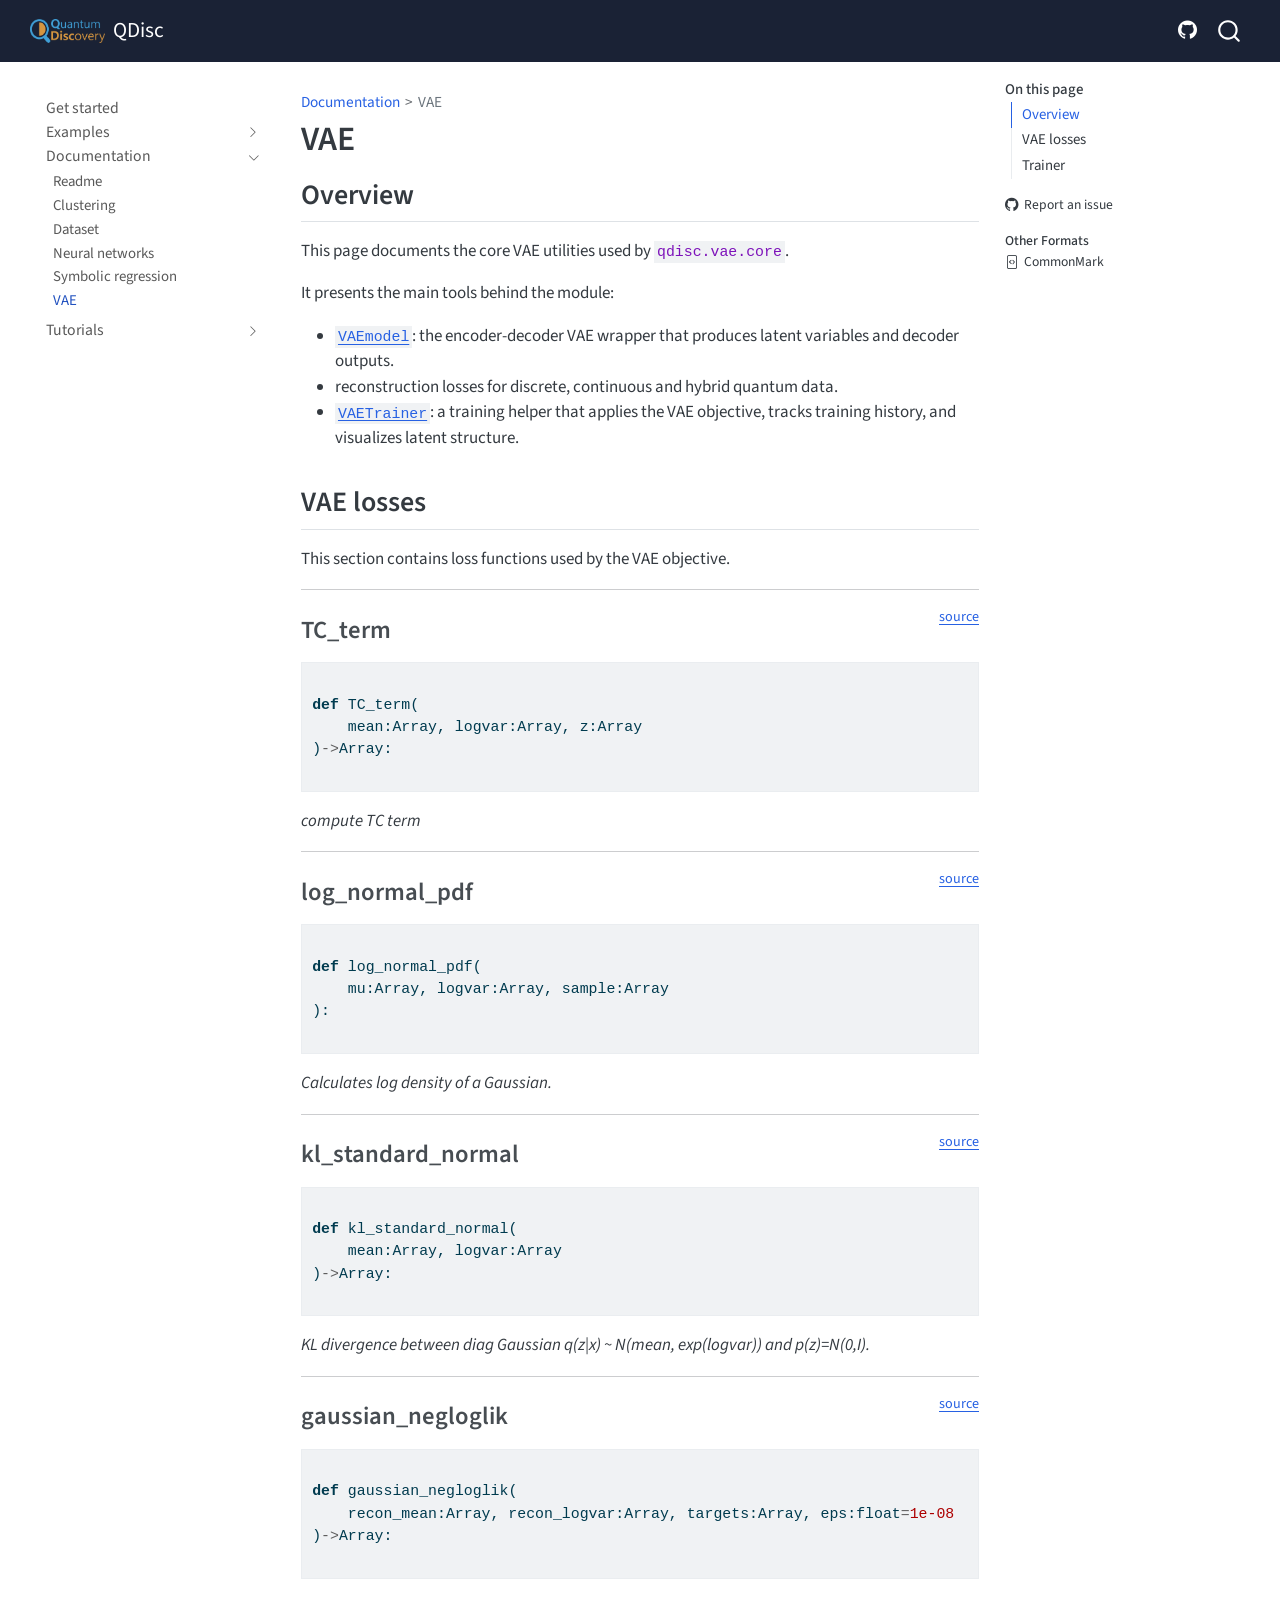
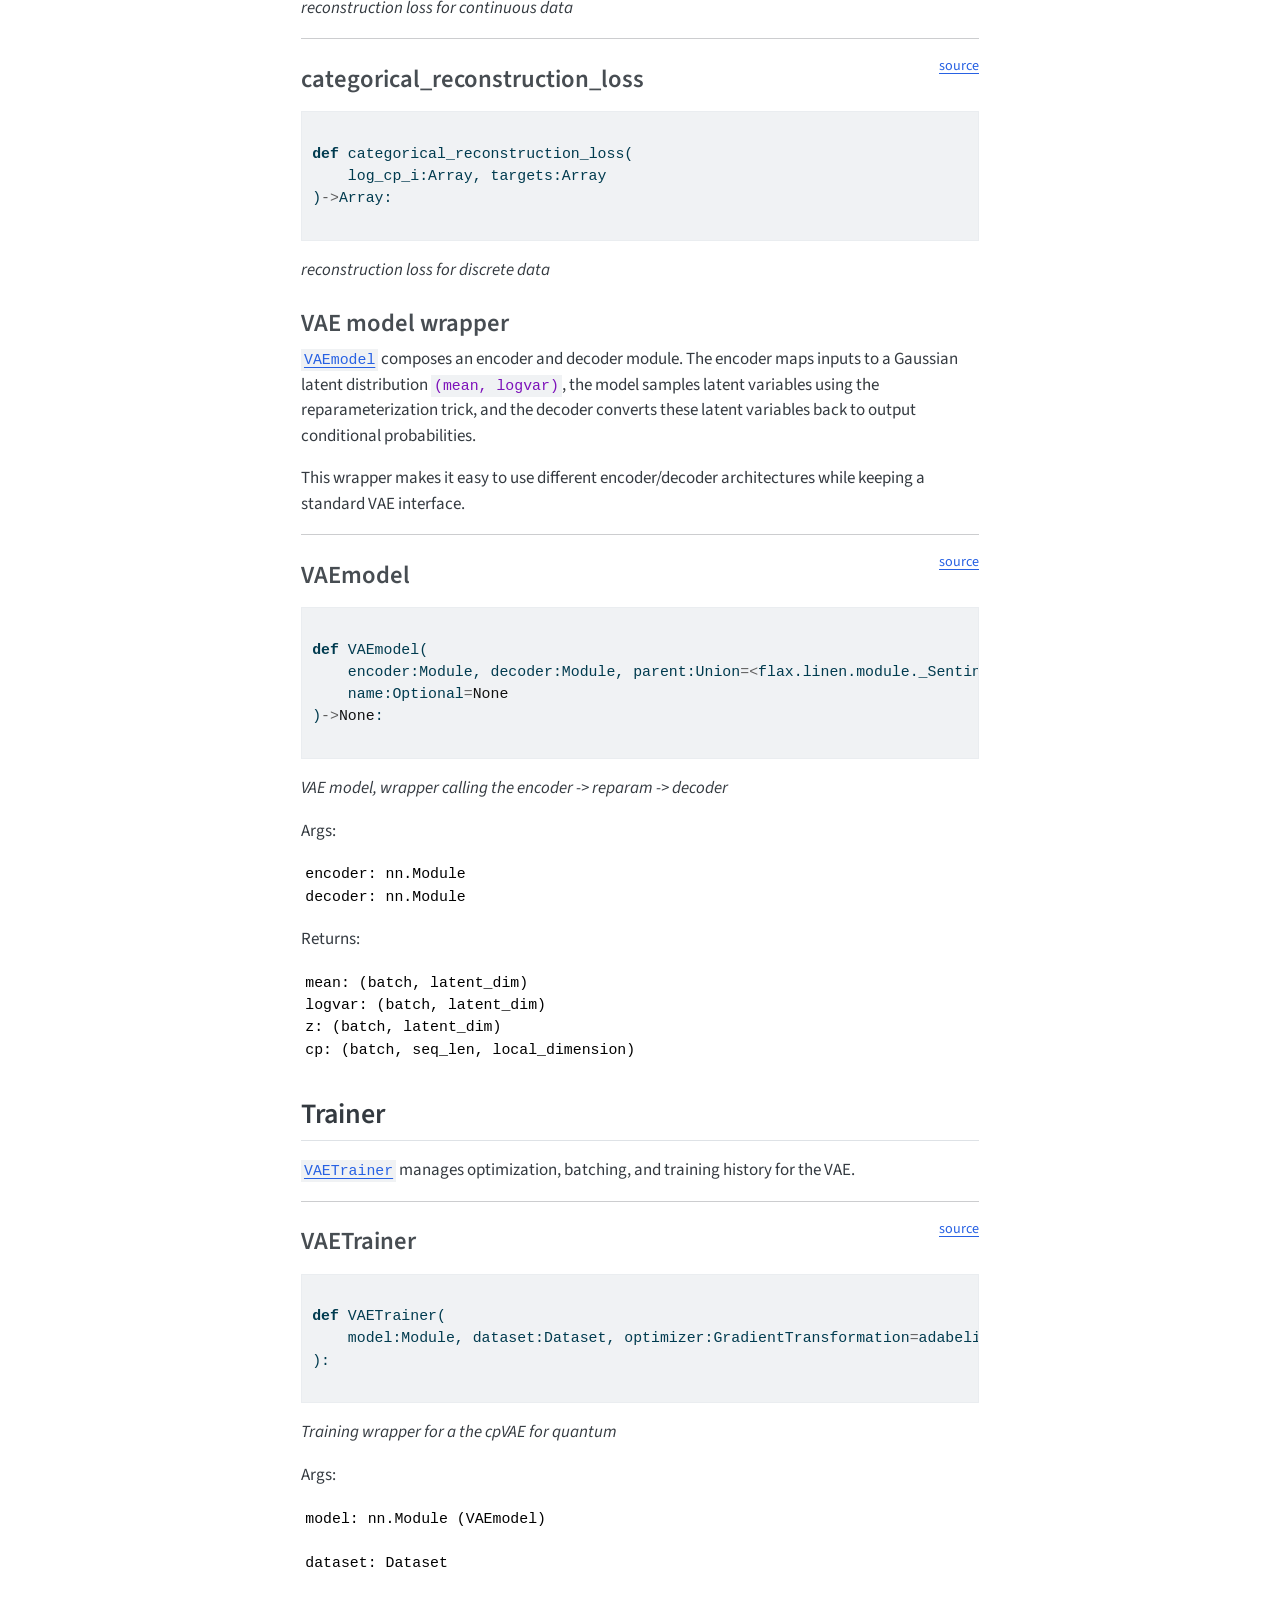
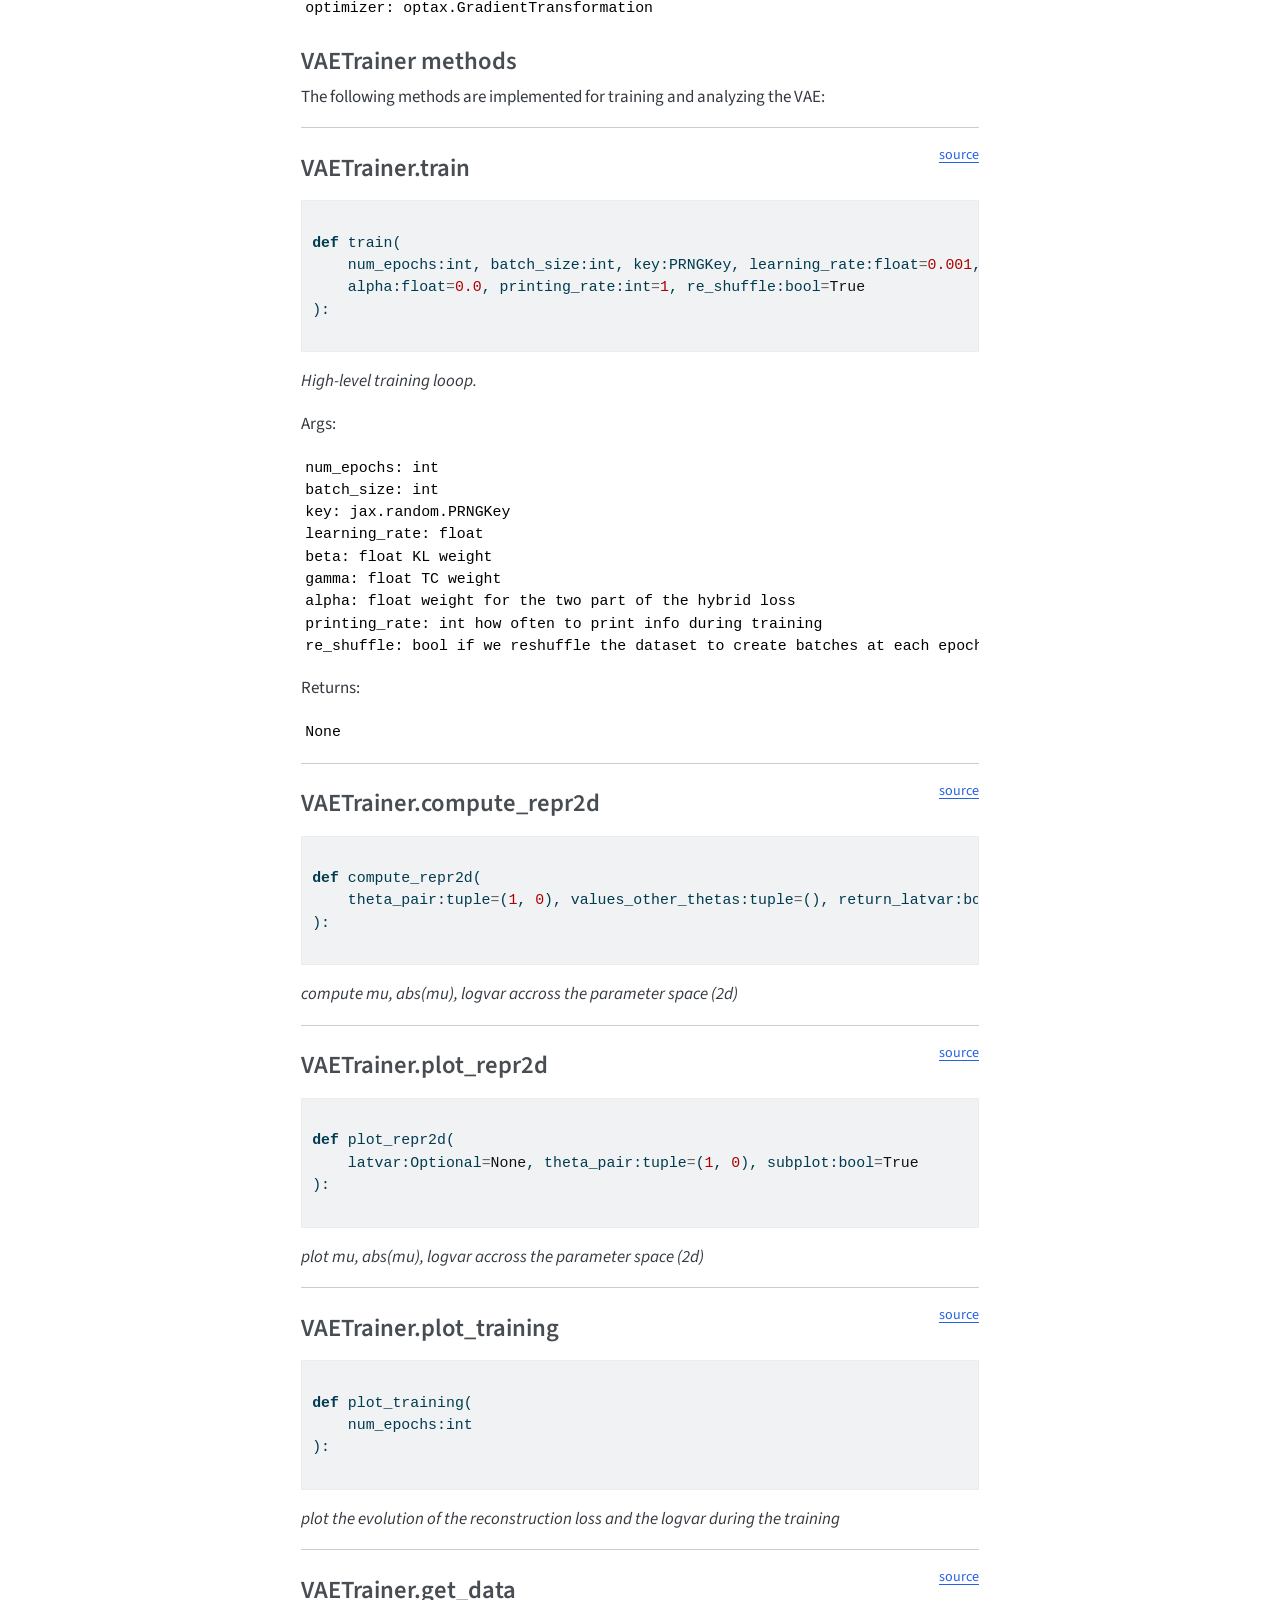
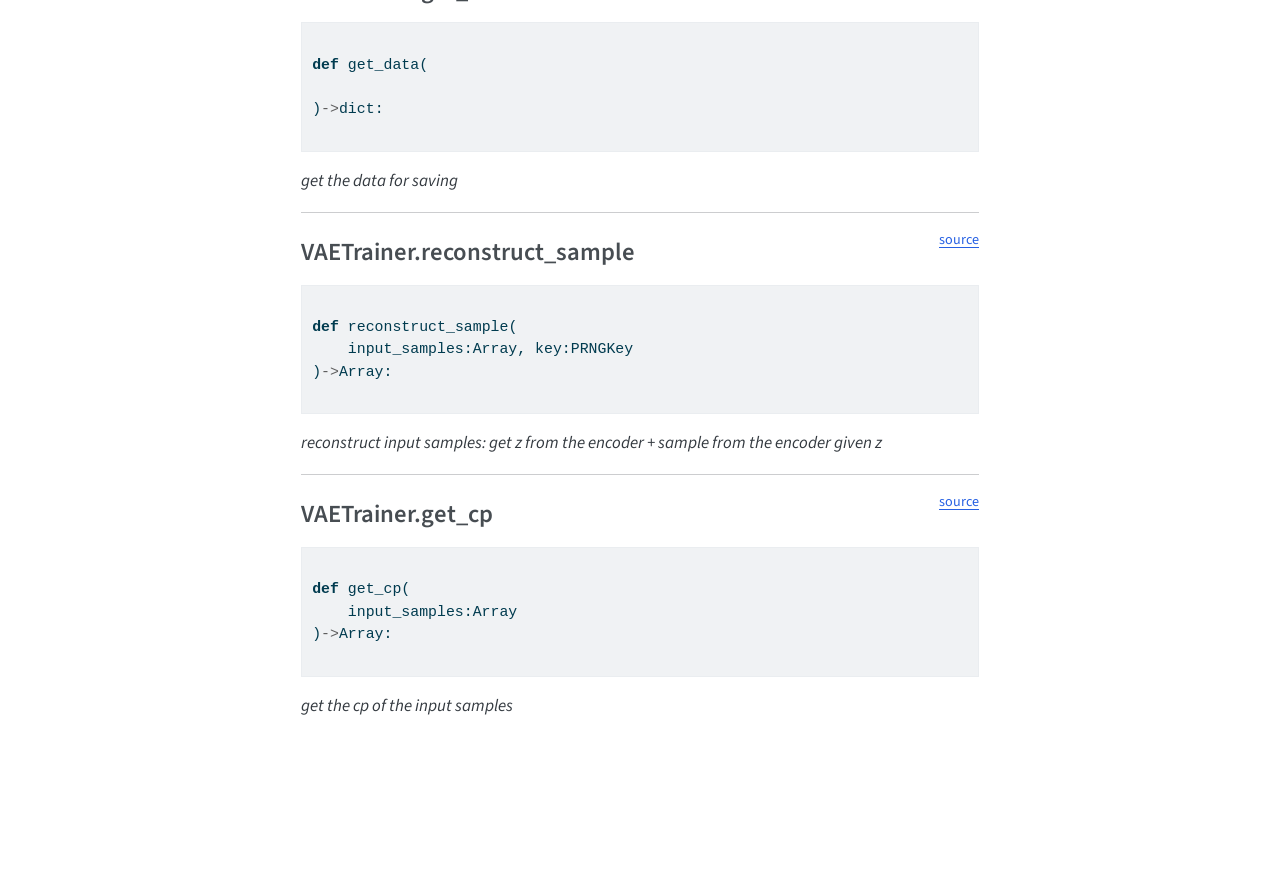
<file: lib_nbs/vae/core.html>
<!DOCTYPE html>
<html xmlns="http://www.w3.org/1999/xhtml" lang="en" xml:lang="en"><head>

<meta charset="utf-8">
<meta name="generator" content="quarto-1.9.37">

<meta name="viewport" content="width=device-width, initial-scale=1.0, user-scalable=yes">


<title>VAE – QDisc</title>
<style>
/* Default styles provided by pandoc.
** See https://pandoc.org/MANUAL.html#variables-for-html for config info.
*/
code{white-space: pre-wrap;}
span.smallcaps{font-variant: small-caps;}
div.columns{display: flex; gap: min(4vw, 1.5em);}
div.column{flex: auto; overflow-x: auto;}
div.hanging-indent{margin-left: 1.5em; text-indent: -1.5em;}
ul.task-list{list-style: none;}
ul.task-list li input[type="checkbox"] {
  width: 0.8em;
  margin: 0 0.8em 0.2em -1em; /* quarto-specific, see https://github.com/quarto-dev/quarto-cli/issues/4556 */ 
  vertical-align: middle;
}
/* CSS for syntax highlighting */
html { -webkit-text-size-adjust: 100%; }
pre > code.sourceCode { white-space: pre; position: relative; }
pre > code.sourceCode > span { display: inline-block; line-height: 1.25; }
pre > code.sourceCode > span:empty { height: 1.2em; }
.sourceCode { overflow: visible; }
code.sourceCode > span { color: inherit; text-decoration: inherit; }
div.sourceCode { margin: 1em 0; }
pre.sourceCode { margin: 0; }
@media screen {
div.sourceCode { overflow: auto; }
}
@media print {
pre > code.sourceCode { white-space: pre-wrap; }
pre > code.sourceCode > span { text-indent: -5em; padding-left: 5em; }
}
pre.numberSource code
  { counter-reset: source-line 0; }
pre.numberSource code > span
  { position: relative; left: -4em; counter-increment: source-line; }
pre.numberSource code > span > a:first-child::before
  { content: counter(source-line);
    position: relative; left: -1em; text-align: right; vertical-align: baseline;
    border: none; display: inline-block;
    -webkit-touch-callout: none; -webkit-user-select: none;
    -khtml-user-select: none; -moz-user-select: none;
    -ms-user-select: none; user-select: none;
    padding: 0 4px; width: 4em;
  }
pre.numberSource { margin-left: 3em;  padding-left: 4px; }
div.sourceCode
  {   }
@media screen {
pre > code.sourceCode > span > a:first-child::before { text-decoration: underline; }
}
</style>


<script src="../../site_libs/quarto-nav/quarto-nav.js"></script>
<script src="../../site_libs/quarto-nav/headroom.min.js"></script>
<script src="../../site_libs/clipboard/clipboard.min.js"></script>
<script src="../../site_libs/quarto-search/autocomplete.umd.js"></script>
<script src="../../site_libs/quarto-search/fuse.min.js"></script>
<script src="../../site_libs/quarto-search/quarto-search.js"></script>
<meta name="quarto:offset" content="../../">
<script src="../../site_libs/quarto-html/quarto.js" type="module"></script>
<script src="../../site_libs/quarto-html/tabsets/tabsets.js" type="module"></script>
<script src="../../site_libs/quarto-html/popper.min.js"></script>
<script src="../../site_libs/quarto-html/tippy.umd.min.js"></script>
<script src="../../site_libs/quarto-html/anchor.min.js"></script>
<link href="../../site_libs/quarto-html/tippy.css" rel="stylesheet">
<link href="../../site_libs/quarto-html/quarto-syntax-highlighting-7f8f88aac4f3542376d5c11b86a4c14d.css" rel="stylesheet" id="quarto-text-highlighting-styles">
<script src="../../site_libs/bootstrap/bootstrap.min.js"></script>
<link href="../../site_libs/bootstrap/bootstrap-icons.css" rel="stylesheet">
<link href="../../site_libs/bootstrap/bootstrap-7d0f2692033adbfcebf02552a4d09f1a.min.css" rel="stylesheet" append-hash="true" id="quarto-bootstrap" data-mode="light">
<script id="quarto-search-options" type="application/json">{
  "location": "navbar",
  "copy-button": false,
  "collapse-after": 3,
  "panel-placement": "end",
  "type": "overlay",
  "limit": 50,
  "keyboard-shortcut": [
    "f",
    "/",
    "s"
  ],
  "show-item-context": false,
  "language": {
    "search-no-results-text": "No results",
    "search-matching-documents-text": "matching documents",
    "search-copy-link-title": "Copy link to search",
    "search-hide-matches-text": "Hide additional matches",
    "search-more-match-text": "more match in this document",
    "search-more-matches-text": "more matches in this document",
    "search-clear-button-title": "Clear",
    "search-text-placeholder": "",
    "search-detached-cancel-button-title": "Cancel",
    "search-submit-button-title": "Submit",
    "search-label": "Search"
  }
}</script>


<link rel="stylesheet" href="../../styles.css">
<meta property="og:title" content="VAE – QDisc">
<meta property="og:description" content="">
<meta property="og:site_name" content="QDisc">
<meta name="twitter:title" content="VAE – QDisc">
<meta name="twitter:description" content="">
<meta name="twitter:card" content="summary">
</head>

<body class="nav-sidebar floating nav-fixed quarto-light">

<div id="quarto-search-results"></div>
  <header id="quarto-header" class="headroom fixed-top">
    <nav class="navbar navbar-expand-lg " data-bs-theme="dark">
      <div class="navbar-container container-fluid">
      <div class="navbar-brand-container mx-auto">
    <a href="../../index.html" class="navbar-brand navbar-brand-logo">
    <img src="../../figs/qdisc_logo.png" alt="" class="navbar-logo light-content">
    <img src="../../figs/qdisc_logo.png" alt="" class="navbar-logo dark-content">
    </a>
    <a class="navbar-brand" href="../../index.html">
    <span class="navbar-title">QDisc</span>
    </a>
  </div>
            <div id="quarto-search" class="" title="Search"></div>
          <button class="navbar-toggler" type="button" data-bs-toggle="collapse" data-bs-target="#navbarCollapse" aria-controls="navbarCollapse" role="menu" aria-expanded="false" aria-label="Toggle navigation" onclick="if (window.quartoToggleHeadroom) { window.quartoToggleHeadroom(); }">
  <span class="navbar-toggler-icon"></span>
</button>
          <div class="collapse navbar-collapse" id="navbarCollapse">
            <ul class="navbar-nav navbar-nav-scroll ms-auto">
  <li class="nav-item compact">
    <a class="nav-link" href="https://github.com/qic-ibk/qdisc"> <i class="bi bi-github" role="img">
</i> 
<span class="menu-text"></span></a>
  </li>  
</ul>
          </div> <!-- /navcollapse -->
            <div class="quarto-navbar-tools">
</div>
      </div> <!-- /container-fluid -->
    </nav>
  <nav class="quarto-secondary-nav">
    <div class="container-fluid d-flex">
      <button type="button" class="quarto-btn-toggle btn" data-bs-toggle="collapse" role="button" data-bs-target=".quarto-sidebar-collapse-item" aria-controls="quarto-sidebar" aria-expanded="false" aria-label="Toggle sidebar navigation" onclick="if (window.quartoToggleHeadroom) { window.quartoToggleHeadroom(); }">
        <i class="bi bi-layout-text-sidebar-reverse"></i>
      </button>
        <nav class="quarto-page-breadcrumbs" aria-label="breadcrumb"><ol class="breadcrumb"><li class="breadcrumb-item"><a href="../../lib_nbs/index_docs.html">Documentation</a></li><li class="breadcrumb-item"><a href="../../lib_nbs/vae/core.html">VAE</a></li></ol></nav>
        <a class="flex-grow-1" role="navigation" data-bs-toggle="collapse" data-bs-target=".quarto-sidebar-collapse-item" aria-controls="quarto-sidebar" aria-expanded="false" aria-label="Toggle sidebar navigation" onclick="if (window.quartoToggleHeadroom) { window.quartoToggleHeadroom(); }">      
        </a>
    </div>
  </nav>
</header>
<!-- content -->
<div id="quarto-content" class="quarto-container page-columns page-rows-contents page-layout-article page-navbar">
<!-- sidebar -->
  <nav id="quarto-sidebar" class="sidebar collapse collapse-horizontal quarto-sidebar-collapse-item sidebar-navigation floating overflow-auto">
    <div class="sidebar-menu-container"> 
    <ul class="list-unstyled mt-1">
        <li class="sidebar-item">
  <div class="sidebar-item-container"> 
  <a href="../../index.html" class="sidebar-item-text sidebar-link">
 <span class="menu-text">Get started</span></a>
  </div>
</li>
        <li class="sidebar-item sidebar-item-section">
      <div class="sidebar-item-container"> 
            <a class="sidebar-item-text sidebar-link text-start collapsed" data-bs-toggle="collapse" data-bs-target="#quarto-sidebar-section-1" role="navigation" aria-expanded="false">
 <span class="menu-text">Examples</span></a>
          <a class="sidebar-item-toggle text-start collapsed" data-bs-toggle="collapse" data-bs-target="#quarto-sidebar-section-1" role="navigation" aria-expanded="false" aria-label="Toggle section">
            <i class="bi bi-chevron-right ms-2"></i>
          </a> 
      </div>
      <ul id="quarto-sidebar-section-1" class="collapse list-unstyled sidebar-section depth1 ">  
          <li class="sidebar-item">
  <div class="sidebar-item-container"> 
  <a href="../../examples/index_examples.html" class="sidebar-item-text sidebar-link">
 <span class="menu-text">Readme</span></a>
  </div>
</li>
          <li class="sidebar-item">
  <div class="sidebar-item-container"> 
  <a href="../../examples/qdisc_rydberg.html" class="sidebar-item-text sidebar-link">
 <span class="menu-text">Rydberg atoms</span></a>
  </div>
</li>
          <li class="sidebar-item">
  <div class="sidebar-item-container"> 
  <a href="../../examples/qdisc_clusterising.html" class="sidebar-item-text sidebar-link">
 <span class="menu-text">Cluster Ising model</span></a>
  </div>
</li>
          <li class="sidebar-item">
  <div class="sidebar-item-container"> 
  <a href="../../examples/qdisc_fkm.html" class="sidebar-item-text sidebar-link">
 <span class="menu-text">Falinov-Kimbal model</span></a>
  </div>
</li>
      </ul>
  </li>
        <li class="sidebar-item sidebar-item-section">
      <div class="sidebar-item-container"> 
            <a class="sidebar-item-text sidebar-link text-start" data-bs-toggle="collapse" data-bs-target="#quarto-sidebar-section-2" role="navigation" aria-expanded="true">
 <span class="menu-text">Documentation</span></a>
          <a class="sidebar-item-toggle text-start" data-bs-toggle="collapse" data-bs-target="#quarto-sidebar-section-2" role="navigation" aria-expanded="true" aria-label="Toggle section">
            <i class="bi bi-chevron-right ms-2"></i>
          </a> 
      </div>
      <ul id="quarto-sidebar-section-2" class="collapse list-unstyled sidebar-section depth1 show">  
          <li class="sidebar-item">
  <div class="sidebar-item-container"> 
  <a href="../../lib_nbs/index_docs.html" class="sidebar-item-text sidebar-link">
 <span class="menu-text">Readme</span></a>
  </div>
</li>
          <li class="sidebar-item">
  <div class="sidebar-item-container"> 
  <a href="../../lib_nbs/clustering/core.html" class="sidebar-item-text sidebar-link">
 <span class="menu-text">Clustering</span></a>
  </div>
</li>
          <li class="sidebar-item">
  <div class="sidebar-item-container"> 
  <a href="../../lib_nbs/dataset/core.html" class="sidebar-item-text sidebar-link">
 <span class="menu-text">Dataset</span></a>
  </div>
</li>
          <li class="sidebar-item">
  <div class="sidebar-item-container"> 
  <a href="../../lib_nbs/nn/core.html" class="sidebar-item-text sidebar-link">
 <span class="menu-text">Neural networks</span></a>
  </div>
</li>
          <li class="sidebar-item">
  <div class="sidebar-item-container"> 
  <a href="../../lib_nbs/sr/core.html" class="sidebar-item-text sidebar-link">
 <span class="menu-text">Symbolic regression</span></a>
  </div>
</li>
          <li class="sidebar-item">
  <div class="sidebar-item-container"> 
  <a href="../../lib_nbs/vae/core.html" class="sidebar-item-text sidebar-link active">
 <span class="menu-text">VAE</span></a>
  </div>
</li>
      </ul>
  </li>
        <li class="sidebar-item sidebar-item-section">
      <div class="sidebar-item-container"> 
            <a class="sidebar-item-text sidebar-link text-start collapsed" data-bs-toggle="collapse" data-bs-target="#quarto-sidebar-section-3" role="navigation" aria-expanded="false">
 <span class="menu-text">Tutorials</span></a>
          <a class="sidebar-item-toggle text-start collapsed" data-bs-toggle="collapse" data-bs-target="#quarto-sidebar-section-3" role="navigation" aria-expanded="false" aria-label="Toggle section">
            <i class="bi bi-chevron-right ms-2"></i>
          </a> 
      </div>
      <ul id="quarto-sidebar-section-3" class="collapse list-unstyled sidebar-section depth1 ">  
          <li class="sidebar-item">
  <div class="sidebar-item-container"> 
  <a href="../../tutorials/j1j2_tuto1_vae.html" class="sidebar-item-text sidebar-link">
 <span class="menu-text">Training VAEs on quantum data</span></a>
  </div>
</li>
          <li class="sidebar-item">
  <div class="sidebar-item-container"> 
  <a href="../../tutorials/j1j2_tuto2_sr.html" class="sidebar-item-text sidebar-link">
 <span class="menu-text">Extracting order parameters with SR</span></a>
  </div>
</li>
      </ul>
  </li>
    </ul>
    </div>
</nav>
<div id="quarto-sidebar-glass" class="quarto-sidebar-collapse-item" data-bs-toggle="collapse" data-bs-target=".quarto-sidebar-collapse-item"></div>
<!-- margin-sidebar -->
    <div id="quarto-margin-sidebar" class="sidebar margin-sidebar">
        <nav id="TOC" role="doc-toc" class="toc-active">
    <h2 id="toc-title">On this page</h2>
   
  <ul>
  <li><a href="#overview" id="toc-overview" class="nav-link active" data-scroll-target="#overview">Overview</a></li>
  <li><a href="#vae-losses" id="toc-vae-losses" class="nav-link" data-scroll-target="#vae-losses">VAE losses</a>
  <ul class="collapse">
  <li><a href="#tc_term" id="toc-tc_term" class="nav-link" data-scroll-target="#tc_term">TC_term</a></li>
  <li><a href="#log_normal_pdf" id="toc-log_normal_pdf" class="nav-link" data-scroll-target="#log_normal_pdf">log_normal_pdf</a></li>
  <li><a href="#kl_standard_normal" id="toc-kl_standard_normal" class="nav-link" data-scroll-target="#kl_standard_normal">kl_standard_normal</a></li>
  <li><a href="#gaussian_negloglik" id="toc-gaussian_negloglik" class="nav-link" data-scroll-target="#gaussian_negloglik">gaussian_negloglik</a></li>
  <li><a href="#categorical_reconstruction_loss" id="toc-categorical_reconstruction_loss" class="nav-link" data-scroll-target="#categorical_reconstruction_loss">categorical_reconstruction_loss</a></li>
  <li><a href="#vae-model-wrapper" id="toc-vae-model-wrapper" class="nav-link" data-scroll-target="#vae-model-wrapper">VAE model wrapper</a></li>
  <li><a href="#vaemodel" id="toc-vaemodel" class="nav-link" data-scroll-target="#vaemodel">VAEmodel</a></li>
  </ul></li>
  <li><a href="#trainer" id="toc-trainer" class="nav-link" data-scroll-target="#trainer">Trainer</a>
  <ul class="collapse">
  <li><a href="#vaetrainer" id="toc-vaetrainer" class="nav-link" data-scroll-target="#vaetrainer">VAETrainer</a></li>
  <li><a href="#vaetrainer-methods" id="toc-vaetrainer-methods" class="nav-link" data-scroll-target="#vaetrainer-methods">VAETrainer methods</a></li>
  <li><a href="#vaetrainer.train" id="toc-vaetrainer.train" class="nav-link" data-scroll-target="#vaetrainer.train">VAETrainer.train</a></li>
  <li><a href="#vaetrainer.compute_repr2d" id="toc-vaetrainer.compute_repr2d" class="nav-link" data-scroll-target="#vaetrainer.compute_repr2d">VAETrainer.compute_repr2d</a></li>
  <li><a href="#vaetrainer.plot_repr2d" id="toc-vaetrainer.plot_repr2d" class="nav-link" data-scroll-target="#vaetrainer.plot_repr2d">VAETrainer.plot_repr2d</a></li>
  <li><a href="#vaetrainer.plot_training" id="toc-vaetrainer.plot_training" class="nav-link" data-scroll-target="#vaetrainer.plot_training">VAETrainer.plot_training</a></li>
  <li><a href="#vaetrainer.get_data" id="toc-vaetrainer.get_data" class="nav-link" data-scroll-target="#vaetrainer.get_data">VAETrainer.get_data</a></li>
  <li><a href="#vaetrainer.reconstruct_sample" id="toc-vaetrainer.reconstruct_sample" class="nav-link" data-scroll-target="#vaetrainer.reconstruct_sample">VAETrainer.reconstruct_sample</a></li>
  <li><a href="#vaetrainer.get_cp" id="toc-vaetrainer.get_cp" class="nav-link" data-scroll-target="#vaetrainer.get_cp">VAETrainer.get_cp</a></li>
  </ul></li>
  </ul>
<div class="toc-actions"><ul><li><a href="https://github.com/qic-ibk/qdisc/issues/new" class="toc-action"><i class="bi bi-github"></i>Report an issue</a></li></ul></div><div class="quarto-alternate-formats"><h2>Other Formats</h2><ul><li><a href="core.html.md"><i class="bi bi-file-code"></i>CommonMark</a></li></ul></div></nav>
    </div>
<!-- main -->
<main class="content" id="quarto-document-content">

<header id="title-block-header" class="quarto-title-block default"><nav class="quarto-page-breadcrumbs quarto-title-breadcrumbs d-none d-lg-block" aria-label="breadcrumb"><ol class="breadcrumb"><li class="breadcrumb-item"><a href="../../lib_nbs/index_docs.html">Documentation</a></li><li class="breadcrumb-item"><a href="../../lib_nbs/vae/core.html">VAE</a></li></ol></nav>
<div class="quarto-title">
<h1 class="title">VAE</h1>
</div>



<div class="quarto-title-meta">

    
  
    
  </div>
  


</header>


<!-- WARNING: THIS FILE WAS AUTOGENERATED! DO NOT EDIT! -->
<section id="overview" class="level2">
<h2 class="anchored" data-anchor-id="overview">Overview</h2>
<p>This page documents the core VAE utilities used by <code>qdisc.vae.core</code>.</p>
<p>It presents the main tools behind the module:</p>
<ul>
<li><a href="https://qic-ibk.github.io/qdisc/lib_nbs/vae/core.html#vaemodel"><code>VAEmodel</code></a>: the encoder-decoder VAE wrapper that produces latent variables and decoder outputs.</li>
<li>reconstruction losses for discrete, continuous and hybrid quantum data.</li>
<li><a href="https://qic-ibk.github.io/qdisc/lib_nbs/vae/core.html#vaetrainer"><code>VAETrainer</code></a>: a training helper that applies the VAE objective, tracks training history, and visualizes latent structure.</li>
</ul>
</section>
<section id="vae-losses" class="level2">
<h2 class="anchored" data-anchor-id="vae-losses">VAE losses</h2>
<p>This section contains loss functions used by the VAE objective.</p>
<hr>
<p><a href="https://github.com/qic-ibk/qdisc/blob/main/qdisc/vae/core.py#L114" target="_blank" style="float:right; font-size:smaller">source</a></p>
<section id="tc_term" class="level3">
<h3 class="anchored" data-anchor-id="tc_term">TC_term</h3>
<div class="code-copy-outer-scaffold"><div class="sourceCode" id="cb1"><pre class="sourceCode python code-with-copy"><code class="sourceCode python"><span id="cb1-1"><a href="#cb1-1" aria-hidden="true" tabindex="-1"></a></span>
<span id="cb1-2"><a href="#cb1-2" aria-hidden="true" tabindex="-1"></a><span class="kw">def</span> TC_term(</span>
<span id="cb1-3"><a href="#cb1-3" aria-hidden="true" tabindex="-1"></a>    mean:Array, logvar:Array, z:Array</span>
<span id="cb1-4"><a href="#cb1-4" aria-hidden="true" tabindex="-1"></a>)<span class="op">-&gt;</span>Array:</span>
<span id="cb1-5"><a href="#cb1-5" aria-hidden="true" tabindex="-1"></a></span></code></pre></div><button title="Copy to Clipboard" class="code-copy-button"><i class="bi"></i></button></div>
<p><em>compute TC term</em></p>
<hr>
<p><a href="https://github.com/qic-ibk/qdisc/blob/main/qdisc/vae/core.py#L108" target="_blank" style="float:right; font-size:smaller">source</a></p>
</section>
<section id="log_normal_pdf" class="level3">
<h3 class="anchored" data-anchor-id="log_normal_pdf">log_normal_pdf</h3>
<div class="code-copy-outer-scaffold"><div class="sourceCode" id="cb2"><pre class="sourceCode python code-with-copy"><code class="sourceCode python"><span id="cb2-1"><a href="#cb2-1" aria-hidden="true" tabindex="-1"></a></span>
<span id="cb2-2"><a href="#cb2-2" aria-hidden="true" tabindex="-1"></a><span class="kw">def</span> log_normal_pdf(</span>
<span id="cb2-3"><a href="#cb2-3" aria-hidden="true" tabindex="-1"></a>    mu:Array, logvar:Array, sample:Array</span>
<span id="cb2-4"><a href="#cb2-4" aria-hidden="true" tabindex="-1"></a>):</span>
<span id="cb2-5"><a href="#cb2-5" aria-hidden="true" tabindex="-1"></a></span></code></pre></div><button title="Copy to Clipboard" class="code-copy-button"><i class="bi"></i></button></div>
<p><em>Calculates log density of a Gaussian.</em></p>
<hr>
<p><a href="https://github.com/qic-ibk/qdisc/blob/main/qdisc/vae/core.py#L101" target="_blank" style="float:right; font-size:smaller">source</a></p>
</section>
<section id="kl_standard_normal" class="level3">
<h3 class="anchored" data-anchor-id="kl_standard_normal">kl_standard_normal</h3>
<div class="code-copy-outer-scaffold"><div class="sourceCode" id="cb3"><pre class="sourceCode python code-with-copy"><code class="sourceCode python"><span id="cb3-1"><a href="#cb3-1" aria-hidden="true" tabindex="-1"></a></span>
<span id="cb3-2"><a href="#cb3-2" aria-hidden="true" tabindex="-1"></a><span class="kw">def</span> kl_standard_normal(</span>
<span id="cb3-3"><a href="#cb3-3" aria-hidden="true" tabindex="-1"></a>    mean:Array, logvar:Array</span>
<span id="cb3-4"><a href="#cb3-4" aria-hidden="true" tabindex="-1"></a>)<span class="op">-&gt;</span>Array:</span>
<span id="cb3-5"><a href="#cb3-5" aria-hidden="true" tabindex="-1"></a></span></code></pre></div><button title="Copy to Clipboard" class="code-copy-button"><i class="bi"></i></button></div>
<p><em>KL divergence between diag Gaussian q(z|x) ~ N(mean, exp(logvar)) and p(z)=N(0,I).</em></p>
<hr>
<p><a href="https://github.com/qic-ibk/qdisc/blob/main/qdisc/vae/core.py#L93" target="_blank" style="float:right; font-size:smaller">source</a></p>
</section>
<section id="gaussian_negloglik" class="level3">
<h3 class="anchored" data-anchor-id="gaussian_negloglik">gaussian_negloglik</h3>
<div class="code-copy-outer-scaffold"><div class="sourceCode" id="cb4"><pre class="sourceCode python code-with-copy"><code class="sourceCode python"><span id="cb4-1"><a href="#cb4-1" aria-hidden="true" tabindex="-1"></a></span>
<span id="cb4-2"><a href="#cb4-2" aria-hidden="true" tabindex="-1"></a><span class="kw">def</span> gaussian_negloglik(</span>
<span id="cb4-3"><a href="#cb4-3" aria-hidden="true" tabindex="-1"></a>    recon_mean:Array, recon_logvar:Array, targets:Array, eps:<span class="bu">float</span><span class="op">=</span><span class="fl">1e-08</span></span>
<span id="cb4-4"><a href="#cb4-4" aria-hidden="true" tabindex="-1"></a>)<span class="op">-&gt;</span>Array:</span>
<span id="cb4-5"><a href="#cb4-5" aria-hidden="true" tabindex="-1"></a></span></code></pre></div><button title="Copy to Clipboard" class="code-copy-button"><i class="bi"></i></button></div>
<p><em>reconstruction loss for continuous data</em></p>
<hr>
<p><a href="https://github.com/qic-ibk/qdisc/blob/main/qdisc/vae/core.py#L85" target="_blank" style="float:right; font-size:smaller">source</a></p>
</section>
<section id="categorical_reconstruction_loss" class="level3">
<h3 class="anchored" data-anchor-id="categorical_reconstruction_loss">categorical_reconstruction_loss</h3>
<div class="code-copy-outer-scaffold"><div class="sourceCode" id="cb5"><pre class="sourceCode python code-with-copy"><code class="sourceCode python"><span id="cb5-1"><a href="#cb5-1" aria-hidden="true" tabindex="-1"></a></span>
<span id="cb5-2"><a href="#cb5-2" aria-hidden="true" tabindex="-1"></a><span class="kw">def</span> categorical_reconstruction_loss(</span>
<span id="cb5-3"><a href="#cb5-3" aria-hidden="true" tabindex="-1"></a>    log_cp_i:Array, targets:Array</span>
<span id="cb5-4"><a href="#cb5-4" aria-hidden="true" tabindex="-1"></a>)<span class="op">-&gt;</span>Array:</span>
<span id="cb5-5"><a href="#cb5-5" aria-hidden="true" tabindex="-1"></a></span></code></pre></div><button title="Copy to Clipboard" class="code-copy-button"><i class="bi"></i></button></div>
<p><em>reconstruction loss for discrete data</em></p>
</section>
<section id="vae-model-wrapper" class="level3">
<h3 class="anchored" data-anchor-id="vae-model-wrapper">VAE model wrapper</h3>
<p><a href="https://qic-ibk.github.io/qdisc/lib_nbs/vae/core.html#vaemodel"><code>VAEmodel</code></a> composes an encoder and decoder module. The encoder maps inputs to a Gaussian latent distribution <code>(mean, logvar)</code>, the model samples latent variables using the reparameterization trick, and the decoder converts these latent variables back to output conditional probabilities.</p>
<p>This wrapper makes it easy to use different encoder/decoder architectures while keeping a standard VAE interface.</p>
<hr>
<p><a href="https://github.com/qic-ibk/qdisc/blob/main/qdisc/vae/core.py#L126" target="_blank" style="float:right; font-size:smaller">source</a></p>
</section>
<section id="vaemodel" class="level3">
<h3 class="anchored" data-anchor-id="vaemodel">VAEmodel</h3>
<div class="code-copy-outer-scaffold"><div class="sourceCode" id="cb6"><pre class="sourceCode python code-with-copy"><code class="sourceCode python"><span id="cb6-1"><a href="#cb6-1" aria-hidden="true" tabindex="-1"></a></span>
<span id="cb6-2"><a href="#cb6-2" aria-hidden="true" tabindex="-1"></a><span class="kw">def</span> VAEmodel(</span>
<span id="cb6-3"><a href="#cb6-3" aria-hidden="true" tabindex="-1"></a>    encoder:Module, decoder:Module, parent:Union<span class="op">=&lt;</span>flax.linen.module._Sentinel <span class="bu">object</span> at <span class="bn">0x7f35dc502060</span><span class="op">&gt;</span>,</span>
<span id="cb6-4"><a href="#cb6-4" aria-hidden="true" tabindex="-1"></a>    name:Optional<span class="op">=</span><span class="va">None</span></span>
<span id="cb6-5"><a href="#cb6-5" aria-hidden="true" tabindex="-1"></a>)<span class="op">-&gt;</span><span class="va">None</span>:</span>
<span id="cb6-6"><a href="#cb6-6" aria-hidden="true" tabindex="-1"></a></span></code></pre></div><button title="Copy to Clipboard" class="code-copy-button"><i class="bi"></i></button></div>
<p><em>VAE model, wrapper calling the encoder -&gt; reparam -&gt; decoder</em></p>
<p>Args:</p>
<pre><code>encoder: nn.Module
decoder: nn.Module</code></pre>
<p>Returns:</p>
<pre><code>mean: (batch, latent_dim)
logvar: (batch, latent_dim)
z: (batch, latent_dim)
cp: (batch, seq_len, local_dimension)</code></pre>
</section>
</section>
<section id="trainer" class="level2">
<h2 class="anchored" data-anchor-id="trainer">Trainer</h2>
<p><a href="https://qic-ibk.github.io/qdisc/lib_nbs/vae/core.html#vaetrainer"><code>VAETrainer</code></a> manages optimization, batching, and training history for the VAE.</p>
<hr>
<p><a href="https://github.com/qic-ibk/qdisc/blob/main/qdisc/vae/core.py#L178" target="_blank" style="float:right; font-size:smaller">source</a></p>
<section id="vaetrainer" class="level3">
<h3 class="anchored" data-anchor-id="vaetrainer">VAETrainer</h3>
<div class="code-copy-outer-scaffold"><div class="sourceCode" id="cb9"><pre class="sourceCode python code-with-copy"><code class="sourceCode python"><span id="cb9-1"><a href="#cb9-1" aria-hidden="true" tabindex="-1"></a></span>
<span id="cb9-2"><a href="#cb9-2" aria-hidden="true" tabindex="-1"></a><span class="kw">def</span> VAETrainer(</span>
<span id="cb9-3"><a href="#cb9-3" aria-hidden="true" tabindex="-1"></a>    model:Module, dataset:Dataset, optimizer:GradientTransformation<span class="op">=</span>adabelief</span>
<span id="cb9-4"><a href="#cb9-4" aria-hidden="true" tabindex="-1"></a>):</span>
<span id="cb9-5"><a href="#cb9-5" aria-hidden="true" tabindex="-1"></a></span></code></pre></div><button title="Copy to Clipboard" class="code-copy-button"><i class="bi"></i></button></div>
<p><em>Training wrapper for a the cpVAE for quantum</em></p>
<p>Args:</p>
<pre><code>model: nn.Module (VAEmodel)

dataset: Dataset

optimizer: optax.GradientTransformation</code></pre>
</section>
<section id="vaetrainer-methods" class="level3">
<h3 class="anchored" data-anchor-id="vaetrainer-methods">VAETrainer methods</h3>
<p>The following methods are implemented for training and analyzing the VAE:</p>
<hr>
<p><a href="https://github.com/qic-ibk/qdisc/blob/main/qdisc/vae/core.py#L257" target="_blank" style="float:right; font-size:smaller">source</a></p>
</section>
<section id="vaetrainer.train" class="level3">
<h3 class="anchored" data-anchor-id="vaetrainer.train">VAETrainer.train</h3>
<div class="code-copy-outer-scaffold"><div class="sourceCode" id="cb11"><pre class="sourceCode python code-with-copy"><code class="sourceCode python"><span id="cb11-1"><a href="#cb11-1" aria-hidden="true" tabindex="-1"></a></span>
<span id="cb11-2"><a href="#cb11-2" aria-hidden="true" tabindex="-1"></a><span class="kw">def</span> train(</span>
<span id="cb11-3"><a href="#cb11-3" aria-hidden="true" tabindex="-1"></a>    num_epochs:<span class="bu">int</span>, batch_size:<span class="bu">int</span>, key:PRNGKey, learning_rate:<span class="bu">float</span><span class="op">=</span><span class="fl">0.001</span>, beta:<span class="bu">float</span><span class="op">=</span><span class="fl">1.0</span>, gamma:<span class="bu">float</span><span class="op">=</span><span class="dv">0</span>,</span>
<span id="cb11-4"><a href="#cb11-4" aria-hidden="true" tabindex="-1"></a>    alpha:<span class="bu">float</span><span class="op">=</span><span class="fl">0.0</span>, printing_rate:<span class="bu">int</span><span class="op">=</span><span class="dv">1</span>, re_shuffle:<span class="bu">bool</span><span class="op">=</span><span class="va">True</span></span>
<span id="cb11-5"><a href="#cb11-5" aria-hidden="true" tabindex="-1"></a>):</span>
<span id="cb11-6"><a href="#cb11-6" aria-hidden="true" tabindex="-1"></a></span></code></pre></div><button title="Copy to Clipboard" class="code-copy-button"><i class="bi"></i></button></div>
<p><em>High-level training looop.</em></p>
<p>Args:</p>
<pre><code>num_epochs: int
batch_size: int
key: jax.random.PRNGKey
learning_rate: float
beta: float KL weight
gamma: float TC weight
alpha: float weight for the two part of the hybrid loss
printing_rate: int how often to print info during training
re_shuffle: bool if we reshuffle the dataset to create batches at each epoch</code></pre>
<p>Returns:</p>
<pre><code>None</code></pre>
<hr>
<p><a href="https://github.com/qic-ibk/qdisc/blob/main/qdisc/vae/core.py#L355" target="_blank" style="float:right; font-size:smaller">source</a></p>
</section>
<section id="vaetrainer.compute_repr2d" class="level3">
<h3 class="anchored" data-anchor-id="vaetrainer.compute_repr2d">VAETrainer.compute_repr2d</h3>
<div class="code-copy-outer-scaffold"><div class="sourceCode" id="cb14"><pre class="sourceCode python code-with-copy"><code class="sourceCode python"><span id="cb14-1"><a href="#cb14-1" aria-hidden="true" tabindex="-1"></a></span>
<span id="cb14-2"><a href="#cb14-2" aria-hidden="true" tabindex="-1"></a><span class="kw">def</span> compute_repr2d(</span>
<span id="cb14-3"><a href="#cb14-3" aria-hidden="true" tabindex="-1"></a>    theta_pair:<span class="bu">tuple</span><span class="op">=</span>(<span class="dv">1</span>, <span class="dv">0</span>), values_other_thetas:<span class="bu">tuple</span><span class="op">=</span>(), return_latvar:<span class="bu">bool</span><span class="op">=</span><span class="va">False</span></span>
<span id="cb14-4"><a href="#cb14-4" aria-hidden="true" tabindex="-1"></a>):</span>
<span id="cb14-5"><a href="#cb14-5" aria-hidden="true" tabindex="-1"></a></span></code></pre></div><button title="Copy to Clipboard" class="code-copy-button"><i class="bi"></i></button></div>
<p><em>compute mu, abs(mu), logvar accross the parameter space (2d)</em></p>
<hr>
<p><a href="https://github.com/qic-ibk/qdisc/blob/main/qdisc/vae/core.py#L419" target="_blank" style="float:right; font-size:smaller">source</a></p>
</section>
<section id="vaetrainer.plot_repr2d" class="level3">
<h3 class="anchored" data-anchor-id="vaetrainer.plot_repr2d">VAETrainer.plot_repr2d</h3>
<div class="code-copy-outer-scaffold"><div class="sourceCode" id="cb15"><pre class="sourceCode python code-with-copy"><code class="sourceCode python"><span id="cb15-1"><a href="#cb15-1" aria-hidden="true" tabindex="-1"></a></span>
<span id="cb15-2"><a href="#cb15-2" aria-hidden="true" tabindex="-1"></a><span class="kw">def</span> plot_repr2d(</span>
<span id="cb15-3"><a href="#cb15-3" aria-hidden="true" tabindex="-1"></a>    latvar:Optional<span class="op">=</span><span class="va">None</span>, theta_pair:<span class="bu">tuple</span><span class="op">=</span>(<span class="dv">1</span>, <span class="dv">0</span>), subplot:<span class="bu">bool</span><span class="op">=</span><span class="va">True</span></span>
<span id="cb15-4"><a href="#cb15-4" aria-hidden="true" tabindex="-1"></a>):</span>
<span id="cb15-5"><a href="#cb15-5" aria-hidden="true" tabindex="-1"></a></span></code></pre></div><button title="Copy to Clipboard" class="code-copy-button"><i class="bi"></i></button></div>
<p><em>plot mu, abs(mu), logvar accross the parameter space (2d)</em></p>
<hr>
<p><a href="https://github.com/qic-ibk/qdisc/blob/main/qdisc/vae/core.py#L530" target="_blank" style="float:right; font-size:smaller">source</a></p>
</section>
<section id="vaetrainer.plot_training" class="level3">
<h3 class="anchored" data-anchor-id="vaetrainer.plot_training">VAETrainer.plot_training</h3>
<div class="code-copy-outer-scaffold"><div class="sourceCode" id="cb16"><pre class="sourceCode python code-with-copy"><code class="sourceCode python"><span id="cb16-1"><a href="#cb16-1" aria-hidden="true" tabindex="-1"></a></span>
<span id="cb16-2"><a href="#cb16-2" aria-hidden="true" tabindex="-1"></a><span class="kw">def</span> plot_training(</span>
<span id="cb16-3"><a href="#cb16-3" aria-hidden="true" tabindex="-1"></a>    num_epochs:<span class="bu">int</span></span>
<span id="cb16-4"><a href="#cb16-4" aria-hidden="true" tabindex="-1"></a>):</span>
<span id="cb16-5"><a href="#cb16-5" aria-hidden="true" tabindex="-1"></a></span></code></pre></div><button title="Copy to Clipboard" class="code-copy-button"><i class="bi"></i></button></div>
<p><em>plot the evolution of the reconstruction loss and the logvar during the training</em></p>
<hr>
<p><a href="https://github.com/qic-ibk/qdisc/blob/main/qdisc/vae/core.py#L567" target="_blank" style="float:right; font-size:smaller">source</a></p>
</section>
<section id="vaetrainer.get_data" class="level3">
<h3 class="anchored" data-anchor-id="vaetrainer.get_data">VAETrainer.get_data</h3>
<div class="code-copy-outer-scaffold"><div class="sourceCode" id="cb17"><pre class="sourceCode python code-with-copy"><code class="sourceCode python"><span id="cb17-1"><a href="#cb17-1" aria-hidden="true" tabindex="-1"></a></span>
<span id="cb17-2"><a href="#cb17-2" aria-hidden="true" tabindex="-1"></a><span class="kw">def</span> get_data(</span>
<span id="cb17-3"><a href="#cb17-3" aria-hidden="true" tabindex="-1"></a>    </span>
<span id="cb17-4"><a href="#cb17-4" aria-hidden="true" tabindex="-1"></a>)<span class="op">-&gt;</span><span class="bu">dict</span>:</span>
<span id="cb17-5"><a href="#cb17-5" aria-hidden="true" tabindex="-1"></a></span></code></pre></div><button title="Copy to Clipboard" class="code-copy-button"><i class="bi"></i></button></div>
<p><em>get the data for saving</em></p>
<hr>
<p><a href="https://github.com/qic-ibk/qdisc/blob/main/qdisc/vae/core.py#L636" target="_blank" style="float:right; font-size:smaller">source</a></p>
</section>
<section id="vaetrainer.reconstruct_sample" class="level3">
<h3 class="anchored" data-anchor-id="vaetrainer.reconstruct_sample">VAETrainer.reconstruct_sample</h3>
<div class="code-copy-outer-scaffold"><div class="sourceCode" id="cb18"><pre class="sourceCode python code-with-copy"><code class="sourceCode python"><span id="cb18-1"><a href="#cb18-1" aria-hidden="true" tabindex="-1"></a></span>
<span id="cb18-2"><a href="#cb18-2" aria-hidden="true" tabindex="-1"></a><span class="kw">def</span> reconstruct_sample(</span>
<span id="cb18-3"><a href="#cb18-3" aria-hidden="true" tabindex="-1"></a>    input_samples:Array, key:PRNGKey</span>
<span id="cb18-4"><a href="#cb18-4" aria-hidden="true" tabindex="-1"></a>)<span class="op">-&gt;</span>Array:</span>
<span id="cb18-5"><a href="#cb18-5" aria-hidden="true" tabindex="-1"></a></span></code></pre></div><button title="Copy to Clipboard" class="code-copy-button"><i class="bi"></i></button></div>
<p><em>reconstruct input samples: get z from the encoder + sample from the encoder given z</em></p>
<hr>
<p><a href="https://github.com/qic-ibk/qdisc/blob/main/qdisc/vae/core.py#L652" target="_blank" style="float:right; font-size:smaller">source</a></p>
</section>
<section id="vaetrainer.get_cp" class="level3">
<h3 class="anchored" data-anchor-id="vaetrainer.get_cp">VAETrainer.get_cp</h3>
<div class="code-copy-outer-scaffold"><div class="sourceCode" id="cb19"><pre class="sourceCode python code-with-copy"><code class="sourceCode python"><span id="cb19-1"><a href="#cb19-1" aria-hidden="true" tabindex="-1"></a></span>
<span id="cb19-2"><a href="#cb19-2" aria-hidden="true" tabindex="-1"></a><span class="kw">def</span> get_cp(</span>
<span id="cb19-3"><a href="#cb19-3" aria-hidden="true" tabindex="-1"></a>    input_samples:Array</span>
<span id="cb19-4"><a href="#cb19-4" aria-hidden="true" tabindex="-1"></a>)<span class="op">-&gt;</span>Array:</span>
<span id="cb19-5"><a href="#cb19-5" aria-hidden="true" tabindex="-1"></a></span></code></pre></div><button title="Copy to Clipboard" class="code-copy-button"><i class="bi"></i></button></div>
<p><em>get the cp of the input samples</em></p>


</section>
</section>

</main> <!-- /main -->
<script id="quarto-html-after-body" type="application/javascript">
  window.document.addEventListener("DOMContentLoaded", function (event) {
    const icon = "";
    const anchorJS = new window.AnchorJS();
    anchorJS.options = {
      placement: 'right',
      icon: icon
    };
    anchorJS.add('.anchored');
    const isCodeAnnotation = (el) => {
      for (const clz of el.classList) {
        if (clz.startsWith('code-annotation-')) {                     
          return true;
        }
      }
      return false;
    }
    const onCopySuccess = function(e) {
      // button target
      const button = e.trigger;
      // don't keep focus
      button.blur();
      // flash "checked"
      button.classList.add('code-copy-button-checked');
      var currentTitle = button.getAttribute("title");
      button.setAttribute("title", "Copied!");
      let tooltip;
      if (window.bootstrap) {
        button.setAttribute("data-bs-toggle", "tooltip");
        button.setAttribute("data-bs-placement", "left");
        button.setAttribute("data-bs-title", "Copied!");
        tooltip = new bootstrap.Tooltip(button, 
          { trigger: "manual", 
            customClass: "code-copy-button-tooltip",
            offset: [0, -8]});
        tooltip.show();    
      }
      setTimeout(function() {
        if (tooltip) {
          tooltip.hide();
          button.removeAttribute("data-bs-title");
          button.removeAttribute("data-bs-toggle");
          button.removeAttribute("data-bs-placement");
        }
        button.setAttribute("title", currentTitle);
        button.classList.remove('code-copy-button-checked');
      }, 1000);
      // clear code selection
      e.clearSelection();
    }
    const getTextToCopy = function(trigger) {
      const outerScaffold = trigger.parentElement.cloneNode(true);
      const codeEl = outerScaffold.querySelector('code');
      for (const childEl of codeEl.children) {
        if (isCodeAnnotation(childEl)) {
          childEl.remove();
        }
      }
      return codeEl.innerText;
    }
    const clipboard = new window.ClipboardJS('.code-copy-button:not([data-in-quarto-modal])', {
      text: getTextToCopy
    });
    clipboard.on('success', onCopySuccess);
    if (window.document.getElementById('quarto-embedded-source-code-modal')) {
      const clipboardModal = new window.ClipboardJS('.code-copy-button[data-in-quarto-modal]', {
        text: getTextToCopy,
        container: window.document.getElementById('quarto-embedded-source-code-modal')
      });
      clipboardModal.on('success', onCopySuccess);
    }
      var localhostRegex = new RegExp(/^(?:http|https):\/\/localhost\:?[0-9]*\//);
      var mailtoRegex = new RegExp(/^mailto:/);
        var filterRegex = new RegExp("https:\/\/qic-ibk\.github\.io\/qdisc\/");
      var isInternal = (href) => {
          return filterRegex.test(href) || localhostRegex.test(href) || mailtoRegex.test(href);
      }
      // Inspect non-navigation links and adorn them if external
     var links = window.document.querySelectorAll('a[href]:not(.nav-link):not(.navbar-brand):not(.toc-action):not(.sidebar-link):not(.sidebar-item-toggle):not(.pagination-link):not(.no-external):not([aria-hidden]):not(.dropdown-item):not(.quarto-navigation-tool):not(.about-link)');
      for (var i=0; i<links.length; i++) {
        const link = links[i];
        if (!isInternal(link.href)) {
          // undo the damage that might have been done by quarto-nav.js in the case of
          // links that we want to consider external
          if (link.dataset.originalHref !== undefined) {
            link.href = link.dataset.originalHref;
          }
        }
      }
    function tippyHover(el, contentFn, onTriggerFn, onUntriggerFn) {
      const config = {
        allowHTML: true,
        maxWidth: 500,
        delay: 100,
        arrow: false,
        appendTo: function(el) {
            return el.parentElement;
        },
        interactive: true,
        interactiveBorder: 10,
        theme: 'quarto',
        placement: 'bottom-start',
      };
      if (contentFn) {
        config.content = contentFn;
      }
      if (onTriggerFn) {
        config.onTrigger = onTriggerFn;
      }
      if (onUntriggerFn) {
        config.onUntrigger = onUntriggerFn;
      }
      window.tippy(el, config); 
    }
    const noterefs = window.document.querySelectorAll('a[role="doc-noteref"]');
    for (var i=0; i<noterefs.length; i++) {
      const ref = noterefs[i];
      tippyHover(ref, function() {
        // use id or data attribute instead here
        let href = ref.getAttribute('data-footnote-href') || ref.getAttribute('href');
        try { href = new URL(href).hash; } catch {}
        const id = href.replace(/^#\/?/, "");
        const note = window.document.getElementById(id);
        if (note) {
          return note.innerHTML;
        } else {
          return "";
        }
      });
    }
    const xrefs = window.document.querySelectorAll('a.quarto-xref');
    const processXRef = (id, note) => {
      // Strip column container classes
      const stripColumnClz = (el) => {
        el.classList.remove("page-full", "page-columns");
        if (el.children) {
          for (const child of el.children) {
            stripColumnClz(child);
          }
        }
      }
      stripColumnClz(note)
      if (id === null || id.startsWith('sec-')) {
        // Special case sections, only their first couple elements
        const container = document.createElement("div");
        if (note.children && note.children.length > 2) {
          container.appendChild(note.children[0].cloneNode(true));
          for (let i = 1; i < note.children.length; i++) {
            const child = note.children[i];
            if (child.tagName === "P" && child.innerText === "") {
              continue;
            } else {
              container.appendChild(child.cloneNode(true));
              break;
            }
          }
          if (window.Quarto?.typesetMath) {
            window.Quarto.typesetMath(container);
          }
          return container.innerHTML
        } else {
          if (window.Quarto?.typesetMath) {
            window.Quarto.typesetMath(note);
          }
          return note.innerHTML;
        }
      } else {
        // Remove any anchor links if they are present
        const anchorLink = note.querySelector('a.anchorjs-link');
        if (anchorLink) {
          anchorLink.remove();
        }
        if (window.Quarto?.typesetMath) {
          window.Quarto.typesetMath(note);
        }
        if (note.classList.contains("callout")) {
          return note.outerHTML;
        } else {
          return note.innerHTML;
        }
      }
    }
    for (var i=0; i<xrefs.length; i++) {
      const xref = xrefs[i];
      tippyHover(xref, undefined, function(instance) {
        instance.disable();
        let url = xref.getAttribute('href');
        let hash = undefined; 
        if (url.startsWith('#')) {
          hash = url;
        } else {
          try { hash = new URL(url).hash; } catch {}
        }
        if (hash) {
          const id = hash.replace(/^#\/?/, "");
          const note = window.document.getElementById(id);
          if (note !== null) {
            try {
              const html = processXRef(id, note.cloneNode(true));
              instance.setContent(html);
            } finally {
              instance.enable();
              instance.show();
            }
          } else {
            // See if we can fetch this
            fetch(url.split('#')[0])
            .then(res => res.text())
            .then(html => {
              const parser = new DOMParser();
              const htmlDoc = parser.parseFromString(html, "text/html");
              const note = htmlDoc.getElementById(id);
              if (note !== null) {
                const html = processXRef(id, note);
                instance.setContent(html);
              } 
            }).finally(() => {
              instance.enable();
              instance.show();
            });
          }
        } else {
          // See if we can fetch a full url (with no hash to target)
          // This is a special case and we should probably do some content thinning / targeting
          fetch(url)
          .then(res => res.text())
          .then(html => {
            const parser = new DOMParser();
            const htmlDoc = parser.parseFromString(html, "text/html");
            const note = htmlDoc.querySelector('main.content');
            if (note !== null) {
              // This should only happen for chapter cross references
              // (since there is no id in the URL)
              // remove the first header
              if (note.children.length > 0 && note.children[0].tagName === "HEADER") {
                note.children[0].remove();
              }
              const html = processXRef(null, note);
              instance.setContent(html);
            } 
          }).finally(() => {
            instance.enable();
            instance.show();
          });
        }
      }, function(instance) {
      });
    }
        let selectedAnnoteEl;
        const selectorForAnnotation = ( cell, annotation) => {
          let cellAttr = 'data-code-cell="' + cell + '"';
          let lineAttr = 'data-code-annotation="' +  annotation + '"';
          const selector = 'span[' + cellAttr + '][' + lineAttr + ']';
          return selector;
        }
        const selectCodeLines = (annoteEl) => {
          const doc = window.document;
          const targetCell = annoteEl.getAttribute("data-target-cell");
          const targetAnnotation = annoteEl.getAttribute("data-target-annotation");
          const annoteSpan = window.document.querySelector(selectorForAnnotation(targetCell, targetAnnotation));
          const lines = annoteSpan.getAttribute("data-code-lines").split(",");
          const lineIds = lines.map((line) => {
            return targetCell + "-" + line;
          })
          let top = null;
          let height = null;
          let parent = null;
          if (lineIds.length > 0) {
              //compute the position of the single el (top and bottom and make a div)
              const el = window.document.getElementById(lineIds[0]);
              top = el.offsetTop;
              height = el.offsetHeight;
              parent = el.parentElement.parentElement;
            if (lineIds.length > 1) {
              const lastEl = window.document.getElementById(lineIds[lineIds.length - 1]);
              const bottom = lastEl.offsetTop + lastEl.offsetHeight;
              height = bottom - top;
            }
            if (top !== null && height !== null && parent !== null) {
              // cook up a div (if necessary) and position it 
              let div = window.document.getElementById("code-annotation-line-highlight");
              if (div === null) {
                div = window.document.createElement("div");
                div.setAttribute("id", "code-annotation-line-highlight");
                div.style.position = 'absolute';
                parent.appendChild(div);
              }
              div.style.top = top - 2 + "px";
              div.style.height = height + 4 + "px";
              div.style.left = 0;
              let gutterDiv = window.document.getElementById("code-annotation-line-highlight-gutter");
              if (gutterDiv === null) {
                gutterDiv = window.document.createElement("div");
                gutterDiv.setAttribute("id", "code-annotation-line-highlight-gutter");
                gutterDiv.style.position = 'absolute';
                const codeCell = window.document.getElementById(targetCell);
                const gutter = codeCell.querySelector('.code-annotation-gutter');
                gutter.appendChild(gutterDiv);
              }
              gutterDiv.style.top = top - 2 + "px";
              gutterDiv.style.height = height + 4 + "px";
            }
            selectedAnnoteEl = annoteEl;
          }
        };
        const unselectCodeLines = () => {
          const elementsIds = ["code-annotation-line-highlight", "code-annotation-line-highlight-gutter"];
          elementsIds.forEach((elId) => {
            const div = window.document.getElementById(elId);
            if (div) {
              div.remove();
            }
          });
          selectedAnnoteEl = undefined;
        };
          // Handle positioning of the toggle
      window.addEventListener(
        "resize",
        throttle(() => {
          elRect = undefined;
          if (selectedAnnoteEl) {
            selectCodeLines(selectedAnnoteEl);
          }
        }, 10)
      );
      function throttle(fn, ms) {
      let throttle = false;
      let timer;
        return (...args) => {
          if(!throttle) { // first call gets through
              fn.apply(this, args);
              throttle = true;
          } else { // all the others get throttled
              if(timer) clearTimeout(timer); // cancel #2
              timer = setTimeout(() => {
                fn.apply(this, args);
                timer = throttle = false;
              }, ms);
          }
        };
      }
        // Attach click handler to the DT
        const annoteDls = window.document.querySelectorAll('dt[data-target-cell]');
        for (const annoteDlNode of annoteDls) {
          annoteDlNode.addEventListener('click', (event) => {
            const clickedEl = event.target;
            if (clickedEl !== selectedAnnoteEl) {
              unselectCodeLines();
              const activeEl = window.document.querySelector('dt[data-target-cell].code-annotation-active');
              if (activeEl) {
                activeEl.classList.remove('code-annotation-active');
              }
              selectCodeLines(clickedEl);
              clickedEl.classList.add('code-annotation-active');
            } else {
              // Unselect the line
              unselectCodeLines();
              clickedEl.classList.remove('code-annotation-active');
            }
          });
        }
    const findCites = (el) => {
      const parentEl = el.parentElement;
      if (parentEl) {
        const cites = parentEl.dataset.cites;
        if (cites) {
          return {
            el,
            cites: cites.split(' ')
          };
        } else {
          return findCites(el.parentElement)
        }
      } else {
        return undefined;
      }
    };
    var bibliorefs = window.document.querySelectorAll('a[role="doc-biblioref"]');
    for (var i=0; i<bibliorefs.length; i++) {
      const ref = bibliorefs[i];
      const citeInfo = findCites(ref);
      if (citeInfo) {
        tippyHover(citeInfo.el, function() {
          var popup = window.document.createElement('div');
          citeInfo.cites.forEach(function(cite) {
            var citeDiv = window.document.createElement('div');
            citeDiv.classList.add('hanging-indent');
            citeDiv.classList.add('csl-entry');
            var biblioDiv = window.document.getElementById('ref-' + cite);
            if (biblioDiv) {
              citeDiv.innerHTML = biblioDiv.innerHTML;
            }
            popup.appendChild(citeDiv);
          });
          return popup.innerHTML;
        });
      }
    }
  });
  </script>
</div> <!-- /content -->




<footer class="footer"><div class="nav-footer"><div class="nav-footer-center"><div class="toc-actions d-sm-block d-md-none"><ul><li><a href="https://github.com/qic-ibk/qdisc/issues/new" class="toc-action"><i class="bi bi-github"></i>Report an issue</a></li></ul></div></div></div></footer></body></html>
</file>
<file: site_libs/quarto-html/tippy.css>
.tippy-box[data-animation=fade][data-state=hidden]{opacity:0}[data-tippy-root]{max-width:calc(100vw - 10px)}.tippy-box{position:relative;background-color:#333;color:#fff;border-radius:4px;font-size:14px;line-height:1.4;white-space:normal;outline:0;transition-property:transform,visibility,opacity}.tippy-box[data-placement^=top]>.tippy-arrow{bottom:0}.tippy-box[data-placement^=top]>.tippy-arrow:before{bottom:-7px;left:0;border-width:8px 8px 0;border-top-color:initial;transform-origin:center top}.tippy-box[data-placement^=bottom]>.tippy-arrow{top:0}.tippy-box[data-placement^=bottom]>.tippy-arrow:before{top:-7px;left:0;border-width:0 8px 8px;border-bottom-color:initial;transform-origin:center bottom}.tippy-box[data-placement^=left]>.tippy-arrow{right:0}.tippy-box[data-placement^=left]>.tippy-arrow:before{border-width:8px 0 8px 8px;border-left-color:initial;right:-7px;transform-origin:center left}.tippy-box[data-placement^=right]>.tippy-arrow{left:0}.tippy-box[data-placement^=right]>.tippy-arrow:before{left:-7px;border-width:8px 8px 8px 0;border-right-color:initial;transform-origin:center right}.tippy-box[data-inertia][data-state=visible]{transition-timing-function:cubic-bezier(.54,1.5,.38,1.11)}.tippy-arrow{width:16px;height:16px;color:#333}.tippy-arrow:before{content:"";position:absolute;border-color:transparent;border-style:solid}.tippy-content{position:relative;padding:5px 9px;z-index:1}
</file>
<file: site_libs/quarto-html/quarto-syntax-highlighting-7f8f88aac4f3542376d5c11b86a4c14d.css>
/* quarto syntax highlight colors */
:root {
  --quarto-hl-ot-color: #003B4F;
  --quarto-hl-at-color: #657422;
  --quarto-hl-ss-color: #20794D;
  --quarto-hl-an-color: #5E5E5E;
  --quarto-hl-fu-color: #4758AB;
  --quarto-hl-st-color: #20794D;
  --quarto-hl-cf-color: #003B4F;
  --quarto-hl-op-color: #5E5E5E;
  --quarto-hl-er-color: #AD0000;
  --quarto-hl-bn-color: #AD0000;
  --quarto-hl-al-color: #AD0000;
  --quarto-hl-va-color: #111111;
  --quarto-hl-bu-color: inherit;
  --quarto-hl-ex-color: inherit;
  --quarto-hl-pp-color: #AD0000;
  --quarto-hl-in-color: #5E5E5E;
  --quarto-hl-vs-color: #20794D;
  --quarto-hl-wa-color: #5E5E5E;
  --quarto-hl-do-color: #5E5E5E;
  --quarto-hl-im-color: #00769E;
  --quarto-hl-ch-color: #20794D;
  --quarto-hl-dt-color: #AD0000;
  --quarto-hl-fl-color: #AD0000;
  --quarto-hl-co-color: #5E5E5E;
  --quarto-hl-cv-color: #5E5E5E;
  --quarto-hl-cn-color: #8f5902;
  --quarto-hl-sc-color: #5E5E5E;
  --quarto-hl-dv-color: #AD0000;
  --quarto-hl-kw-color: #003B4F;
}

/* other quarto variables */
:root {
  --quarto-font-monospace: SFMono-Regular, Menlo, Monaco, Consolas, "Liberation Mono", "Courier New", monospace;
}

/* syntax highlight based on Pandoc's rules */
pre > code.sourceCode > span {
  color: #003B4F;
}

code.sourceCode > span {
  color: #003B4F;
}

div.sourceCode,
div.sourceCode pre.sourceCode {
  color: #003B4F;
}

/* Normal */
code span {
  color: #003B4F;
}

/* Alert */
code span.al {
  color: #AD0000;
  font-style: inherit;
}

/* Annotation */
code span.an {
  color: #5E5E5E;
  font-style: inherit;
}

/* Attribute */
code span.at {
  color: #657422;
  font-style: inherit;
}

/* BaseN */
code span.bn {
  color: #AD0000;
  font-style: inherit;
}

/* BuiltIn */
code span.bu {
  font-style: inherit;
}

/* ControlFlow */
code span.cf {
  color: #003B4F;
  font-weight: bold;
  font-style: inherit;
}

/* Char */
code span.ch {
  color: #20794D;
  font-style: inherit;
}

/* Constant */
code span.cn {
  color: #8f5902;
  font-style: inherit;
}

/* Comment */
code span.co {
  color: #5E5E5E;
  font-style: inherit;
}

/* CommentVar */
code span.cv {
  color: #5E5E5E;
  font-style: italic;
}

/* Documentation */
code span.do {
  color: #5E5E5E;
  font-style: italic;
}

/* DataType */
code span.dt {
  color: #AD0000;
  font-style: inherit;
}

/* DecVal */
code span.dv {
  color: #AD0000;
  font-style: inherit;
}

/* Error */
code span.er {
  color: #AD0000;
  font-style: inherit;
}

/* Extension */
code span.ex {
  font-style: inherit;
}

/* Float */
code span.fl {
  color: #AD0000;
  font-style: inherit;
}

/* Function */
code span.fu {
  color: #4758AB;
  font-style: inherit;
}

/* Import */
code span.im {
  color: #00769E;
  font-style: inherit;
}

/* Information */
code span.in {
  color: #5E5E5E;
  font-style: inherit;
}

/* Keyword */
code span.kw {
  color: #003B4F;
  font-weight: bold;
  font-style: inherit;
}

/* Operator */
code span.op {
  color: #5E5E5E;
  font-style: inherit;
}

/* Other */
code span.ot {
  color: #003B4F;
  font-style: inherit;
}

/* Preprocessor */
code span.pp {
  color: #AD0000;
  font-style: inherit;
}

/* SpecialChar */
code span.sc {
  color: #5E5E5E;
  font-style: inherit;
}

/* SpecialString */
code span.ss {
  color: #20794D;
  font-style: inherit;
}

/* String */
code span.st {
  color: #20794D;
  font-style: inherit;
}

/* Variable */
code span.va {
  color: #111111;
  font-style: inherit;
}

/* VerbatimString */
code span.vs {
  color: #20794D;
  font-style: inherit;
}

/* Warning */
code span.wa {
  color: #5E5E5E;
  font-style: italic;
}

.prevent-inlining {
  content: "</";
}

/*# sourceMappingURL=789ad8cd35626ba772517505b42a116e.css.map */
</file>
<file: styles.css>
.cell {
  margin-bottom: 1rem;
}

.cell > .sourceCode {
  margin-bottom: 0;
}

.cell-output > pre {
  margin-bottom: 0;
}

.cell-output > pre, .cell-output > .sourceCode > pre, .cell-output-stdout > pre {
  margin-left: 0.8rem;
  margin-top: 0;
  background: none;
  border-left: 2px solid lightsalmon;
  border-top-left-radius: 0;
  border-top-right-radius: 0;
}

.cell-output > .sourceCode {
  border: none;
}

.cell-output > .sourceCode {
  background: none;
  margin-top: 0;
}

div.description {
  padding-left: 2px;
  padding-top: 5px;
  font-style: italic;
  font-size: 135%;
  opacity: 70%;
}
</file>
